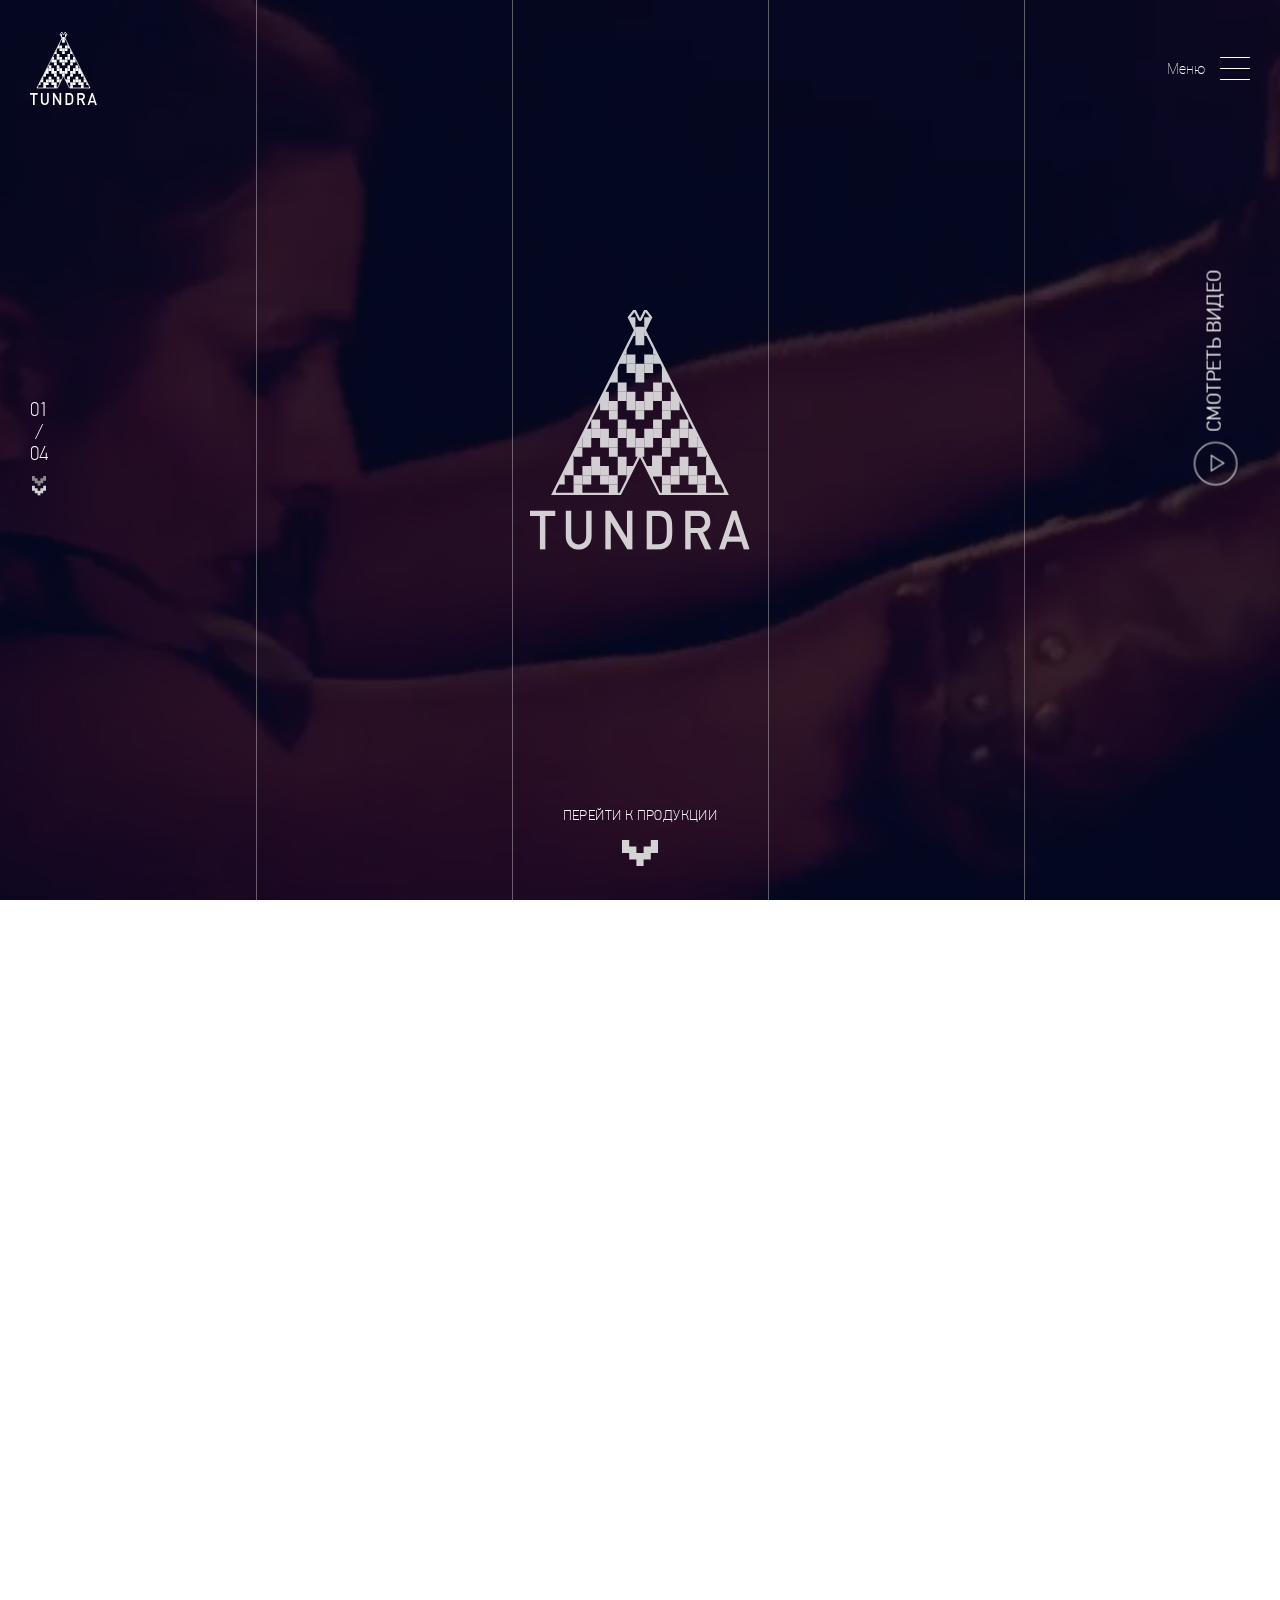
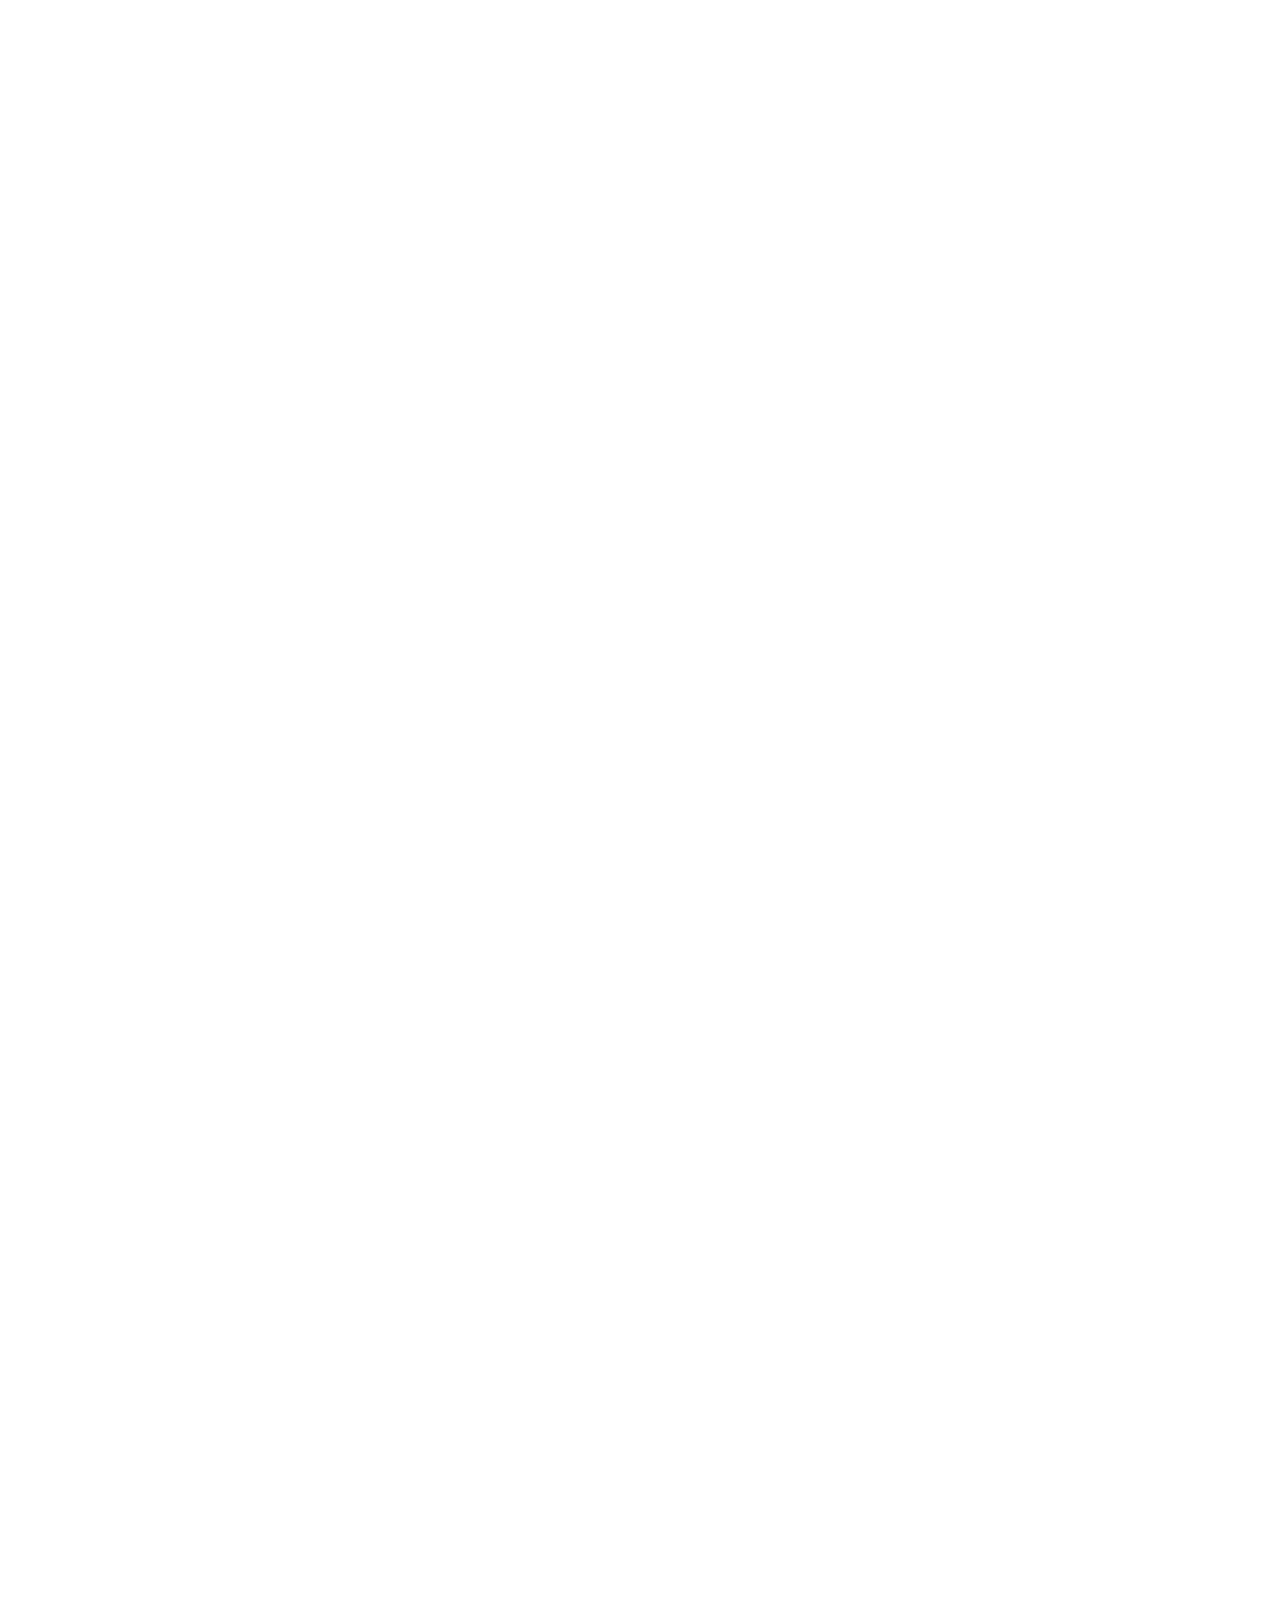
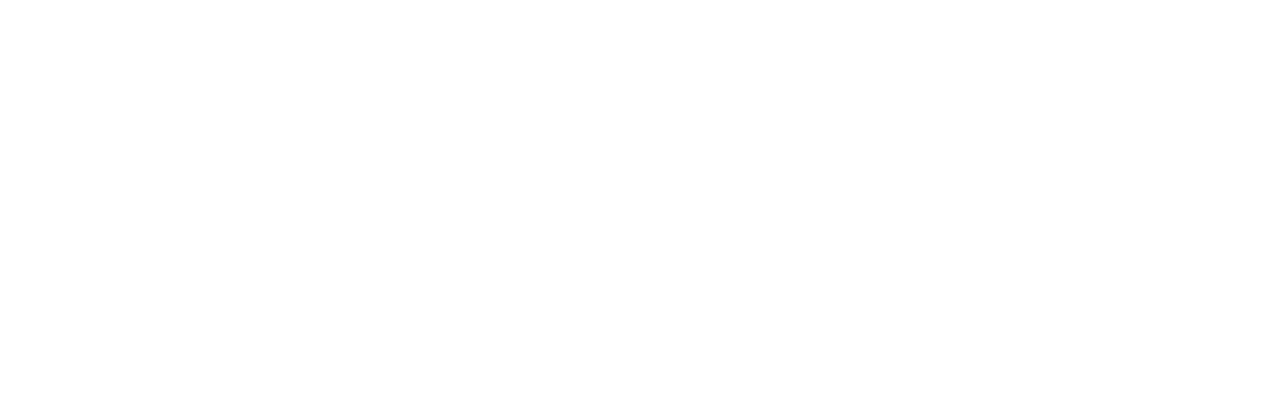
<file: index.html>
<!doctype html>
<html lang="en">
	<head>
		<meta charset="utf-8">
		<title>Tundra</title>
		<meta http-equiv="X-UA-Compatible" content="IE=Edge">
		<meta name="viewport" content="width=device-width, initial-scale=1.0, minimum-scale=1.0, maximum-scale=1.0, user-scalable=no">

		<link rel="apple-touch-icon" sizes="57x57" href="/apple-icon-57x57.png">
		<link rel="apple-touch-icon" sizes="60x60" href="/apple-icon-60x60.png">
		<link rel="apple-touch-icon" sizes="72x72" href="/apple-icon-72x72.png">
		<link rel="apple-touch-icon" sizes="76x76" href="/apple-icon-76x76.png">
		<link rel="apple-touch-icon" sizes="114x114" href="/apple-icon-114x114.png">
		<link rel="apple-touch-icon" sizes="120x120" href="/apple-icon-120x120.png">
		<link rel="apple-touch-icon" sizes="144x144" href="/apple-icon-144x144.png">
		<link rel="apple-touch-icon" sizes="152x152" href="/apple-icon-152x152.png">
		<link rel="apple-touch-icon" sizes="180x180" href="/apple-icon-180x180.png">
		<link rel="icon" type="image/png" sizes="192x192"  href="/android-icon-192x192.png">
		<link rel="icon" type="image/png" sizes="32x32" href="/favicon-32x32.png">
		<link rel="icon" type="image/png" sizes="96x96" href="/favicon-96x96.png">
		<link rel="icon" type="image/png" sizes="16x16" href="/favicon-16x16.png">
		<link rel="manifest" href="/manifest.json">
		<meta name="msapplication-TileColor" content="#ffffff">
		<meta name="msapplication-TileImage" content="/ms-icon-144x144.png">
		<meta name="theme-color" content="#ffffff">

		<link rel="stylesheet" href="fonts/stylesheet.css">
		<link rel="stylesheet" href="css/libs/slick.css">
		<link rel="stylesheet" href="css/libs/slick-theme.css">
		<link rel="stylesheet" href="css/libs/animate.css">
		<link rel="stylesheet" href="css/style.min.css">
	</head>

	<svg xmlns="http://www.w3.org/2000/svg" style="display: none;">
		<symbol id="icon-fb" viewBox="0 0 16 31">
			<defs>
				<polygon id="path-1" points="0.144593814 0.0766922954 15.8659959 0.0766922954 15.8659959 30.0881535 0.144593814 30.0881535"></polygon>
			</defs>
			<g id="Design" stroke="none" stroke-width="1" fill-rule="evenodd">
				<g id="Artboard" transform="translate(-114.000000, -1003.000000)">
					<g id="Соцсети" transform="translate(50.000000, 1003.000000)">
						<g id="Group-6" transform="translate(64.000000, 0.000000)">
							<mask id="mask-2">
								<use xlink:href="#path-1"></use>
							</mask>
							<g id="Clip-5"></g>
							<path d="M10.3491299,30.0881535 L10.3491299,16.398497 L14.9843464,16.398497 L15.6784495,11.0632315 L10.3491299,11.0632315 L10.3491299,7.65704707 C10.3491299,6.11257217 10.7816247,5.05964746 13.0160165,5.05964746 L15.8659959,5.05866632 L15.8659959,0.286574089 C15.3731299,0.221818974 13.6812536,0.0766105339 11.7134186,0.0766105339 C7.60438763,0.0766105339 4.7916866,2.5628145 4.7916866,7.12903125 L4.7916866,11.0632315 L0.144593814,11.0632315 L0.144593814,16.398497 L4.7916866,16.398497 L4.7916866,30.0881535 L10.3491299,30.0881535 Z" id="fb" mask="url(#mask-2)" class="st4"></path>
						</g>
					</g>
				</g>
			</g>
		</symbol>

		<symbol id="icon-google" viewBox="0 0 27 18">
			<defs></defs>
			<g id="Design" stroke="none" stroke-width="1" fill-rule="evenodd">
				<g id="Artboard" transform="translate(-224.000000, -1010.000000)">
					<g id="Соцсети" transform="translate(50.000000, 1003.000000)">
						<g id="Group-2" transform="translate(174.000000, 7.000000)">
							<polygon id="Fill-9" points="24.0512927 6.94880238 24.0512927 4 21.9488579 4 21.9488579 6.94880238 19 6.94880238 19 9.05119762 21.9488579 9.05119762 21.9488579 12 24.0512927 12 24.0512927 9.05119762 27 9.05119762 27 6.94880238"></polygon>
							<path d="M9.19184828,7.19527631 L9.19184828,10.7886433 L14.1022923,10.7886433 C13.9502829,11.5441199 13.6418462,12.2370279 13.0953322,12.8216439 C11.1269003,14.9279621 7.45723924,14.9066246 5.35692402,12.7866696 C3.25644516,10.6665542 3.27935293,7.2480586 5.40830287,5.15617931 C7.43318608,3.16681638 10.6954161,3.08098499 12.6676114,4.97264453 L12.663848,4.97681578 L15.3402937,2.35246103 C11.7553913,-0.845439878 6.22496486,-0.796187102 2.73414802,2.58123777 C-0.877098244,6.07465534 -0.916041452,11.7833248 2.64693486,15.3239095 C6.20974755,18.8644942 12.3873185,18.8997894 15.7264532,15.3823069 C17.7416824,13.2591433 18.3214126,10.2141346 17.8406767,7.19527631 L9.19184828,7.19527631 Z" id="Fill-11"></path>
						</g>
					</g>
				</g>
			</g>
		</symbol>

		<symbol id="icon-instagram" viewBox="0 0 25 26">
			<defs></defs>
			<g id="Design" stroke="none" stroke-width="1" fill-rule="evenodd">
				<g id="Artboard" transform="translate(-282.000000, -1006.000000)">
					<g id="Соцсети" transform="translate(50.000000, 1003.000000)">
						<g id="Group-4" transform="translate(232.000000, 3.000000)">
							<path d="M12.5,0 C9.10523666,0 8.67959047,0.0150118497 7.34642497,0.0782012635 C6.01577711,0.141565234 5.10725076,0.361157175 4.3121853,0.682515492 C3.49009735,1.01469631 2.79305136,1.45929144 2.09801947,2.1819549 C1.40315542,2.90479292 0.975830816,3.62972561 0.656428332,4.48452826 C0.347432024,5.31157645 0.135951662,6.25645019 0.0753608593,7.64033327 C0.014434374,9.02683469 0,9.4695097 0,13.0000873 C0,16.5306649 0.014434374,16.9733399 0.0753608593,18.3600158 C0.135951662,19.7435498 0.347432024,20.6885981 0.656428332,21.5156463 C0.975830816,22.3704489 1.40315542,23.0955562 2.09801947,23.8180451 C2.79305136,24.5408831 3.49009735,24.9854783 4.3121853,25.3176591 C5.10725076,25.6390174 6.01577711,25.8587839 7.34642497,25.9217987 C8.67959047,25.9851627 9.10523666,26 12.5,26 C15.8949312,26 16.3205774,25.9851627 17.6537429,25.9217987 C18.9842229,25.8587839 19.8929171,25.6390174 20.6879825,25.3176591 C21.5100705,24.9854783 22.2071165,24.5408831 22.9019805,23.8180451 C23.5968446,23.0955562 24.024337,22.3704489 24.3435717,21.5156463 C24.6527358,20.6885981 24.8640483,19.7435498 24.9246391,18.3600158 C24.9855656,16.9733399 25,16.5306649 25,13.0000873 C25,9.4695097 24.9855656,9.02683469 24.9246391,7.64033327 C24.8640483,6.25645019 24.6527358,5.31157645 24.3435717,4.48452826 C24.024337,3.62972561 23.5968446,2.90479292 22.9019805,2.1819549 C22.2071165,1.45929144 21.5100705,1.01469631 20.6879825,0.682515492 C19.8929171,0.361157175 18.9842229,0.141565234 17.6537429,0.0782012635 C16.3205774,0.0150118497 15.8949312,0 12.5,0 M12.5,2.34237222 C15.8376972,2.34237222 16.2329641,2.35563851 17.5510238,2.41830425 C18.7697214,2.47608242 19.4316885,2.68764476 19.8721047,2.86586684 C20.455522,3.10169253 20.8719369,3.38342654 21.309332,3.83814594 C21.7468949,4.29321446 22.0176234,4.72628886 22.2445451,5.33304688 C22.4155757,5.79108285 22.6191675,6.47953326 22.6748909,7.74698722 C22.7349782,9.11777857 22.7477341,9.52885887 22.7477341,13.0000873 C22.7477341,16.4711411 22.7349782,16.882396 22.6748909,18.2531873 C22.6191675,19.5206413 22.4155757,20.2089171 22.2445451,20.6669531 C22.0176234,21.2738857 21.7468949,21.7069601 21.309332,22.1618541 C20.8719369,22.616748 20.455522,22.898482 19.8721047,23.1343077 C19.4316885,23.3123552 18.7697214,23.5242667 17.5510238,23.5820449 C16.2331319,23.644536 15.8378651,23.6576278 12.5,23.6576278 C9.16213494,23.6576278 8.76686808,23.644536 7.44897617,23.5820449 C6.23027862,23.5242667 5.56831151,23.3123552 5.12789527,23.1343077 C4.54447801,22.898482 4.12806311,22.616748 3.69066801,22.1618541 C3.25327291,21.7069601 2.98237664,21.2738857 2.75562269,20.6669531 C2.5844243,20.2089171 2.38083249,19.5206413 2.32527694,18.2531873 C2.26518966,16.882396 2.25226586,16.4711411 2.25226586,13.0000873 C2.25226586,9.52885887 2.26518966,9.11777857 2.32527694,7.74698722 C2.38083249,6.47953326 2.5844243,5.79108285 2.75562269,5.33304688 C2.98237664,4.72628886 3.25327291,4.29321446 3.69066801,3.8383205 C4.12806311,3.38342654 4.54447801,3.10169253 5.12789527,2.86586684 C5.56831151,2.68764476 6.23027862,2.47608242 7.44897617,2.41830425 C8.76703592,2.35563851 9.16230279,2.34237222 12.5,2.34237222" id="Fill-13"></path>
							<path d="M12.499915,17.7192595 C10.1697151,17.7192595 8.28074052,15.8302849 8.28074052,13.499915 C8.28074052,11.1697151 10.1697151,9.28074052 12.499915,9.28074052 C14.8302849,9.28074052 16.7192595,11.1697151 16.7192595,13.499915 C16.7192595,15.8302849 14.8302849,17.7192595 12.499915,17.7192595 M12.499915,7 C8.91011544,7 6,9.91011544 6,13.499915 C6,17.0898846 8.91011544,20 12.499915,20 C16.0898846,20 19,17.0898846 19,13.499915 C19,9.91011544 16.0898846,7 12.499915,7" id="Fill-15"></path>
							<path d="M21,5.49991608 C21,6.3285035 20.3284284,7 19.4999161,7 C18.6715716,7 18,6.3285035 18,5.49991608 C18,4.6714965 18.6715716,4 19.4999161,4 C20.3284284,4 21,4.6714965 21,5.49991608" id="Fill-17"></path>
						</g>
					</g>
				</g>
			</g>
		</symbol>

		<symbol id="icon-twitter" viewBox="0 0 27 23">
			<defs></defs>
			<g id="Design" stroke="none" stroke-width="1" fill-rule="evenodd">
				<g id="Artboard" transform="translate(-169.000000, -1007.000000)">
					<g id="Соцсети" transform="translate(50.000000, 1003.000000)">
						<path d="M146,6.72246011 C145.006797,7.1842117 143.938982,7.49670336 142.8185,7.63693272 C143.962065,6.91806558 144.840505,5.78072541 145.254041,4.42443661 C144.183625,5.09014268 142.998284,5.57319278 141.73638,5.8335457 C140.726109,4.70489532 139.286209,4 137.693183,4 C134.633923,4 132.153679,6.59978072 132.153679,9.80631325 C132.153679,10.2615901 132.202771,10.7044286 132.297214,11.129206 C127.69337,10.887255 123.61181,8.57577082 120.87977,5.0628806 C120.402838,5.92027321 120.129748,6.9177248 120.129748,7.98179811 C120.129748,9.99612552 121.107671,11.7736136 122.594061,12.8146845 C121.686037,12.7843554 120.831817,12.5236617 120.085046,12.0883203 C120.084558,12.1126858 120.084558,12.1370512 120.084558,12.1615871 C120.084558,14.9746937 121.993913,17.3214482 124.527962,17.8549331 C124.063221,17.987495 123.57361,18.0585468 123.068718,18.0585468 C122.71175,18.0585468 122.364698,18.0220838 122.026261,17.9546101 C122.731094,20.2609826 124.776994,21.9399864 127.200995,21.9865023 C125.305294,23.5441898 122.916568,24.4724638 120.321561,24.4724638 C119.874214,24.4724638 119.433368,24.4448609 119,24.3908479 C121.451309,26.0388411 124.363295,27 127.491315,27 C137.680016,27 143.25203,18.1520898 143.25203,10.4795164 C143.25203,10.2276829 143.246666,9.97755323 143.235938,9.72844591 C144.31822,8.90956099 145.257455,7.88706236 146,6.72246011" id="Fill-7"></path>
					</g>
				</g>
			</g>
		</symbol>

		<symbol id="icon-vk" viewBox="0 0 31 18">
			<defs>
				<polygon id="path-1" points="0 0.0966293456 30.9297924 0.0966293456 30.9297924 17.9799447 0 17.9799447"></polygon>
			</defs>
			<g id="Design" stroke="none" stroke-width="1" fill-rule="evenodd">
				<g id="Artboard" transform="translate(-50.000000, -1010.000000)">
					<g id="Соцсети" transform="translate(50.000000, 1003.000000)">
						<g id="Group-3" transform="translate(0.000000, 7.000000)">
							<mask id="mask-2">
								<use xlink:href="#path-1"></use>
							</mask>
							<g id="Clip-2"></g>
							<path d="M15.1331505,17.9050091 L16.981687,17.9050091 C16.981687,17.9050091 17.5400099,17.8426636 17.8254682,17.5312636 C18.0879995,17.2452273 18.0794422,16.7083364 18.0794422,16.7083364 C18.0794422,16.7083364 18.043437,14.1943909 19.1944734,13.8239182 C20.329687,13.4591727 21.7871714,16.2535909 23.3315203,17.3285182 C24.4998328,18.1414636 25.3873693,17.9634273 25.3873693,17.9634273 L29.5179578,17.9050091 C29.5179578,17.9050091 31.6787547,17.7698455 30.6539786,16.0482273 C30.5700203,15.9075 30.0572286,14.7746455 27.5827182,12.4469182 C24.9924422,10.0107 25.3399005,10.4045727 28.4595984,6.19011818 C30.3596401,3.62364545 31.1191401,2.05682727 30.8817964,1.38591818 C30.6557547,0.746590909 29.2580099,0.9153 29.2580099,0.9153 L24.6075255,0.944754545 C24.6075255,0.944754545 24.2624891,0.897136364 24.0069005,1.05193636 C23.756963,1.20379091 23.5966349,1.55773636 23.5966349,1.55773636 C23.5966349,1.55773636 22.860062,3.54362727 21.8788797,5.23284545 C19.8080151,8.79651818 18.9797339,8.98519091 18.6413172,8.76379091 C17.8537234,8.24751818 18.0505411,6.69199091 18.0505411,5.5863 C18.0505411,2.13193636 18.5675307,0.6921 17.0440099,0.319172727 C16.5384839,0.195627273 16.1659995,0.114136364 14.8732026,0.100554545 C13.2135724,0.0835363636 11.8093693,0.105790909 11.0140255,0.500972727 C10.485088,0.763281818 10.0767599,1.34828182 10.3255672,1.38215455 C10.6329839,1.42322727 11.3288693,1.5723 11.6981245,2.08137273 C12.1749109,2.73837273 12.1579578,4.21420909 12.1579578,4.21420909 C12.1579578,4.21420909 12.4319526,8.28008182 11.5184214,8.78506364 C10.8914786,9.13131818 10.031713,8.42424545 8.18543698,5.19062727 C7.2394526,3.53446364 6.5253224,1.7037 6.5253224,1.7037 C6.5253224,1.7037 6.38759844,1.36153636 6.14185885,1.17842727 C5.84396823,0.956536364 5.42756719,0.886172727 5.42756719,0.886172727 L1.00796823,0.9153 C1.00796823,0.9153 0.344697396,0.934118182 0.101056771,1.2267 C-0.115781771,1.48688182 0.0837807292,2.02459091 0.0837807292,2.02459091 C0.0837807292,2.02459091 3.5435099,10.2285 7.4611349,14.3629364 C11.0540672,18.1537364 15.1331505,17.9050091 15.1331505,17.9050091" id="Fill-1" mask="url(#mask-2)"></path>
						</g>
					</g>
				</g>
			</g>
		</symbol>

		<symbol id="icon-youtube" viewBox="0 0 26 18">
			<defs></defs>
			<g id="Design" stroke="none" stroke-width="1" fill-rule="evenodd">
				<g id="Artboard-Copy-7" transform="translate(-337.000000, -4086.000000)">
					<g id="Page-1" transform="translate(50.000000, 4079.000000)">
						<path d="M297.272992,19.5204891 L297.272992,12.3599193 L304.146828,15.9399622 L297.272992,19.5204891 Z M312.549951,9.89509068 C312.23162,8.5217622 311.100409,7.50882557 309.739544,7.35766749 C306.51547,7.00017942 303.252416,6.99856621 300.003817,7.00017942 C296.75473,6.99856621 293.491351,7.00017942 290.267439,7.35766749 C288.90625,7.50882557 287.775525,8.5217622 287.457682,9.89509068 C287.004872,11.8512731 287,13.985877 287,16.0001351 C287,18.0139092 287,20.1488357 287.452322,22.1050181 C287.770166,23.4781853 288.90089,24.4911219 290.262404,24.64228 C293.486154,24.9997681 296.749533,25.0017039 299.998295,24.9997681 C303.247218,25.0017039 306.510272,24.9997681 309.734185,24.6421187 C311.095374,24.4911219 312.226423,23.4781853 312.544592,22.1050181 C312.997239,20.1488357 313,18.0139092 313,16.0001351 C313,13.985877 313.002436,11.8512731 312.549951,9.89509068 Z" id="Fill-19"></path>
					</g>
				</g>
			</g>
		</symbol>
	</svg>
	<!-- . -->

	<body class="hold">

		<div class="header header__main">
			<div class="header__logo">
				<a href="index.html">
					<object data='images/top-logo.svg' type='image/svg+xml'></object>
				</a>
			</div>
			<!-- .header__logo -->

			<div class="header__menu">
				<span>Меню</span>

				<button class="header__menu-burger">
					<i></i>
					<i></i>
					<i></i>
				</button>
			</div>
			<!-- .header__menu -->
		</div>
		<!-- .header -->

		<div class="slide__counter">
			<div class="slide__counter-current">
				<span>01</span>
			</div>
			<!-- .slide__counter-current -->

			<div class="slide__counter-separator">
				<span>/</span>
			</div>
			<!-- .slide__counter-separator -->

			<div class="slide__counter-total">
				<span>04</span>
			</div>
			<!-- .slide__counter-total -->

			<div class="slide__counter-arrow">
				<object data='images/icons/slide-arrow.svg' type='image/svg+xml'></object>
			</div>
			<!-- .slide__counter-arrow -->
		</div>
		<!-- .slide__counter -->

		<div class="footer footer__main">
			<div class="footer__socials">
				<a href="#" class="footer__socials-item vk">
					<svg class="icon__social icon__vk">
						<use xmlns:xlink="http://www.w3.org/1999/xlink" xlink:href="#icon-vk" xml:space="preserve"></use>
					</svg>
				</a>

				<a href="#" class="footer__socials-item fb">
					<svg class="icon__social icon__fb">
						<use xmlns:xlink="http://www.w3.org/1999/xlink" xlink:href="#icon-fb" xml:space="preserve"></use>
					</svg>
				</a>

				<a href="#" class="footer__socials-item tw">
					<svg class="icon__social icon__twitter">
						<use xmlns:xlink="http://www.w3.org/1999/xlink" xlink:href="#icon-twitter" xml:space="preserve"></use>
					</svg>
				</a>

				<a href="#" class="footer__socials-item google">
					<svg class="icon__social icon__google">
						<use xmlns:xlink="http://www.w3.org/1999/xlink" xlink:href="#icon-google" xml:space="preserve"></use>
					</svg>
				</a>

				<a href="#" class="footer__socials-item instagram">
					<svg class="icon__social icon__instagram">
						<use xmlns:xlink="http://www.w3.org/1999/xlink" xlink:href="#icon-instagram" xml:space="preserve"></use>
					</svg>
				</a>

				<a href="#" class="footer__socials-item youtube">
					<svg class="icon__social icon__youtube">
						<use xmlns:xlink="http://www.w3.org/1999/xlink" xlink:href="#icon-youtube" xml:space="preserve"></use>
					</svg>
				</a>
			</div>
			<!-- .footer__socials -->
		</div>
		<!-- .footer -->

		<div class="wrap">
			<div class="section slide home__1">
				<video class="video__top" id="video-main" autoplay loop="" muted playsinline>
					<source src="video/main.mp4" type="video/mp4;">
				</video>

				<div class="round__test"></div>
				<!-- .round__test -->

				<div class="slide__center">
					<object data='images/big-logo.svg' type='image/svg+xml'></object>

					<h5>«ЗАКАЛЯЙСЯ ВМЕСТЕ С TUNDRA»</h5>

					<a class="video__btn-mobile" href="#">
						<object data='images/icons/play-mobile.svg' type='image/svg+xml'></object>
					</a>
					<!-- .video__btn -->
				</div>
				<!-- .slide__center -->

				<a class="video__btn" href="#">
					<object data='images/icons/play.svg' type='image/svg+xml'></object>
					<span>Смотреть видео</span>
				</a>
				<!-- .video__btn -->

				<div class="dec">
					<div class="dec__item dec__item-1"></div>
					<!-- .dec__item-1 -->

					<div class="dec__item dec__item-2"></div>
					<!-- .dec__item-2 -->

					<div class="dec__item dec__item-3"></div>
					<!-- .dec__item-3 -->

					<div class="dec__item dec__item-4"></div>
					<!-- .dec__item-4 -->
				</div>
				<!-- .dec -->

				<a class="goto" href="#production">
					<span>Перейти к продукции</span>

					<object data='images/icons/goto.svg' type='image/svg+xml' class="bouncer"></object>
				</a>
				<!-- .goto -->
			</div>
			<!-- .home__1 -->

			<div class="section slide home__2" id="production">
				<div class="products__headline">
					<div class="products__headline-top">
						<h3>Продукция</h3>
						<a href="#">Все продукты</a>
					</div>
					<!-- .products__headline-top -->

					<div class="products__headline-bottom">
						<p>В ассортименте нашего бренда присутствуют как водочные продукты с различными вкусовыми натуральными добавками, так и биттер. </p>
					</div>
					<!-- .products__headline-bottom -->
				</div>
				<!-- .products__headline -->

				<div class="products">
					<a href="#" class="product">
						<div class="product__bg">
							<img src="images/product-bg/1.jpg" alt="">
						</div>
						<!-- .product__bg -->

						<div class="product__item">
							<div class="product__item-img">
								<img src="images/product/1.png" alt="">
							</div>
							<!-- .product__item-img -->

							<div class="product__item-desc">
								<h3>Водка</h3>
								<h5>TUNDRA AUTHENTIC</h5>
							</div>
							<!-- .product__item-desc -->
						</div>
						<!-- .product__item -->
					</a>
					<!-- .product -->

					<a href="#" class="product">
						<div class="product__bg">
							<img src="images/product-bg/2.jpg" alt="">
						</div>
						<!-- .product__bg -->

						<div class="product__item">
							<div class="product__item-img">
								<img src="images/product/2.png" alt="">
							</div>
							<!-- .product__item-img -->

							<div class="product__item-desc">
								<h3>Водка</h3>
								<h5>TUNDRA NORDIC NATURE</h5>
							</div>
							<!-- .product__item-desc -->
						</div>
						<!-- .product__item -->
					</a>
					<!-- .product -->

					<a href="#" class="product">
						<div class="product__bg">
							<img src="images/product-bg/3.jpg" alt="">
						</div>
						<!-- .product__bg -->

						<div class="product__item">
							<div class="product__item-img">
								<img src="images/product/3.png" alt="">
							</div>
							<!-- .product__item-img -->

							<div class="product__item-desc">
								<h3>Водка</h3>
								<h5>TUNDRA NORTHERN COWBERRY</h5>
							</div>
							<!-- .product__item-desc -->
						</div>
						<!-- .product__item -->
					</a>
					<!-- .product -->

					<a href="#" class="product">
						<div class="product__bg">
							<img src="images/product-bg/4.jpg" alt="">
						</div>
						<!-- .product__bg -->

						<div class="product__item">
							<div class="product__item-img">
								<img src="images/product/4.png" alt="">
							</div>
							<!-- .product__item-img -->

							<div class="product__item-desc">
								<h3>Водка</h3>
								<h5>TUNDRA NORTHERN CLOUDBERRY</h5>
							</div>
							<!-- .product__item-desc -->
						</div>
						<!-- .product__item -->
					</a>
					<!-- .product -->

					<a href="#" class="product">
						<div class="product__bg">
							<img src="images/product-bg/5.jpg" alt="">
						</div>
						<!-- .product__bg -->

						<div class="product__item">
							<div class="product__item-img">
								<img src="images/product/5.png" alt="">
							</div>
							<!-- .product__item-img -->

							<div class="product__item-desc">
								<h3>БИТТЕР</h3>
								<h5>TUNDRA BITTER</h5>
							</div>
							<!-- .product__item-desc -->
						</div>
						<!-- .product__item -->
					</a>
					<!-- .product -->

					<a href="#" class="product">
						<div class="product__bg">
							<img src="images/product-bg/2.jpg" alt="">
						</div>
						<!-- .product__bg -->

						<div class="product__item">
							<div class="product__item-img">
								<img src="images/product/4.png" alt="">
							</div>
							<!-- .product__item-img -->

							<div class="product__item-desc">
								<h3>Водка</h3>
								<h5>TUNDRA AUTHENTIC</h5>
							</div>
							<!-- .product__item-desc -->
						</div>
						<!-- .product__item -->
					</a>
					<!-- .product -->

					<a href="#" class="product">
						<div class="product__bg">
							<img src="images/product-bg/3.jpg" alt="">
						</div>
						<!-- .product__bg -->

						<div class="product__item">
							<div class="product__item-img">
								<img src="images/product/5.png" alt="">
							</div>
							<!-- .product__item-img -->

							<div class="product__item-desc">
								<h3>Водка</h3>
								<h5>TUNDRA AUTHENTIC</h5>
							</div>
							<!-- .product__item-desc -->
						</div>
						<!-- .product__item -->
					</a>
					<!-- .product -->
				</div>
				<!-- .products -->
			</div>
			<!-- .home__2 -->

			<div class="section slide home__3">
				<div class="products__headline">
					<div class="products__headline-top">
						<h3>Коктейли</h3>
						<a href="#">Все коктейли</a>
					</div>
					<!-- .products__headline-top -->

					<div class="products__headline-bottom">
						<p>В данном разделе представлены рецепты коктелей с алкогольной продукцией «ТUNDRA», которые вы с легкостью сможете готовить в своих заведения для гостей, а так же у нас есть целый раздел рецептов для домашнего приготовления. </p>
					</div>
					<!-- .products__headline-bottom -->
				</div>
				<!-- .products__headline -->

				<div class="products">
					<a href="#" class="product">
						<div class="product__bg">
							<img src="images/product-bg/6.jpg" alt="">
						</div>
						<!-- .product__bg -->

						<div class="product__item">
							<div class="product__item-img">
								<img src="images/product/6.png" alt="">
							</div>
							<!-- .product__item-img -->

							<div class="product__item-desc">
								<h3>КОКТЕЙЛЬ</h3>
								<h5>TUNDRA AUTHENTIC</h5>
							</div>
							<!-- .product__item-desc -->
						</div>
						<!-- .product__item -->
					</a>
					<!-- .product -->

					<a href="#" class="product">
						<div class="product__bg">
							<img src="images/product-bg/2.jpg" alt="">
						</div>
						<!-- .product__bg -->

						<div class="product__item">
							<div class="product__item-img">
								<img src="images/product/7.png" alt="">
							</div>
							<!-- .product__item-img -->

							<div class="product__item-desc">
								<h3>КОКТЕЙЛЬ</h3>
								<h5>TUNDRA NORDIC NATURE</h5>
							</div>
							<!-- .product__item-desc -->
						</div>
						<!-- .product__item -->
					</a>
					<!-- .product -->

					<a href="#" class="product">
						<div class="product__bg">
							<img src="images/product-bg/3.jpg" alt="">
						</div>
						<!-- .product__bg -->

						<div class="product__item">
							<div class="product__item-img">
								<img src="images/product/8.png" alt="">
							</div>
							<!-- .product__item-img -->

							<div class="product__item-desc">
								<h3>КОКТЕЙЛЬ</h3>
								<h5>TUNDRA NORTHERN COWBERRY</h5>
							</div>
							<!-- .product__item-desc -->
						</div>
						<!-- .product__item -->
					</a>
					<!-- .product -->

					<a href="#" class="product">
						<div class="product__bg">
							<img src="images/product-bg/7.jpg" alt="">
						</div>
						<!-- .product__bg -->

						<div class="product__item product__item-dif">
							<div class="product__item-img">
								<img src="images/product/9.png" alt="">
							</div>
							<!-- .product__item-img -->

							<div class="product__item-desc">
								<h3>Коктейль</h3>
								<h5>TUNDRA NORTHERN CLOUDBERRY</h5>
							</div>
							<!-- .product__item-desc -->
						</div>
						<!-- .product__item -->
					</a>
					<!-- .product -->

					<a href="#" class="product">
						<div class="product__bg">
							<img src="images/product-bg/5.jpg" alt="">
						</div>
						<!-- .product__bg -->

						<div class="product__item">
							<div class="product__item-img">
								<img src="images/product/10.png" alt="">
							</div>
							<!-- .product__item-img -->

							<div class="product__item-desc">
								<h3>КОКТЕЙЛЬ</h3>
								<h5>TUNDRA BITTER</h5>
							</div>
							<!-- .product__item-desc -->
						</div>
						<!-- .product__item -->
					</a>
					<!-- .product -->

					<a href="#" class="product">
						<div class="product__bg">
							<img src="images/product-bg/2.jpg" alt="">
						</div>
						<!-- .product__bg -->

						<div class="product__item">
							<div class="product__item-img">
								<img src="images/product/7.png" alt="">
							</div>
							<!-- .product__item-img -->

							<div class="product__item-desc">
								<h3>Водка</h3>
								<h5>TUNDRA AUTHENTIC</h5>
							</div>
							<!-- .product__item-desc -->
						</div>
						<!-- .product__item -->
					</a>
					<!-- .product -->

					<a href="#" class="product">
						<div class="product__bg">
							<img src="images/product-bg/3.jpg" alt="">
						</div>
						<!-- .product__bg -->

						<div class="product__item">
							<div class="product__item-img">
								<img src="images/product/8.png" alt="">
							</div>
							<!-- .product__item-img -->

							<div class="product__item-desc">
								<h3>Водка</h3>
								<h5>TUNDRA AUTHENTIC</h5>
							</div>
							<!-- .product__item-desc -->
						</div>
						<!-- .product__item -->
					</a>
					<!-- .product -->
				</div>
				<!-- .products -->
			</div>
			<!-- .home__3 -->

			<div class="section slide home__4">
				<div class="home__4-in">

					<div class="home__4-layout-central">
						<div class="home__4-layout-central-small-col">
							<div class="home__nav">
								<ul class="list-unstyled">
									<li>
										<a href="index.html">Главная</a>
									</li>
									<li>
										<a href="about.html">О нас</a>
									</li>
									<li>
										<a href="production.html">Продукция</a>
									</li>
									<li>
										<a href="cocktails.html">Коктейли</a>
									</li>
									<li>
										<a href="media.html">Медиатека</a>
									</li>
									<li>
										<a href="contact.html">Контакты</a>
									</li>
								</ul>
							</div>
						</div>
						<div class="home__4-layout-central-large-col">
							<div class="home-contacts">
								<h2 class="home-contacts__heading">
									Контакты
								</h2>
								<span class="home-contacts__divider"></span>

								<ul class="home-contacts__list">
									<li class="home-contacts__list-item">
										<a href="#" class="home-contacts__link">

											<svg width="21" height="25" viewBox="0 0 21 25" xmlns="http://www.w3.org/2000/svg">
												<path fill-rule="evenodd" clip-rule="evenodd" d="M10.2269 15.9092C7.08896 15.9092 4.54513 13.3654 4.54513 10.2274C4.54513 7.08939 7.08896 4.54556 10.2269 4.54556C13.3649 4.54556 15.9088 7.08939 15.9088 10.2274C15.9088 13.3654 13.3649 15.9092 10.2269 15.9092ZM10.2273 0C4.57899 0 0 4.46518 0 9.97307C0 17.0485 10.2273 25 10.2273 25C10.2273 25 20.4545 17.0485 20.4545 9.97307C20.4545 4.46518 15.8756 0 10.2273 0Z"/>
											</svg>

											Россия, г.Казань, ул. Техническая, 18 (Промышленная зона)
										</a>
									</li>
									<li class="home-contacts__list-item">
										<a href="tel:+79998763435" class="home-contacts__link">

											<svg width="21" height="23" viewBox="0 0 21 23" xmlns="http://www.w3.org/2000/svg">
												<path fill-rule="evenodd" clip-rule="evenodd" d="M21 16.8346C19.3308 15.3419 16.4715 14.2494 14.2558 14.2736C13.5927 14.7727 12.2813 16.1837 11.8103 16.8622C10.5584 16.4298 9.19333 15.0556 7.98488 13.5778C6.77758 12.1 5.69946 10.4866 5.51997 9.16751C6.27453 8.83401 7.90257 7.8128 8.51765 7.25389C8.96925 5.07232 8.45591 2.0386 7.32292 0.103133C6.00815 -0.117669 2.83897 -0.0532681 0.548979 0.994391C-0.390799 3.80386 -0.705201 10.1381 4.53446 16.8024C10.0211 23.2586 16.3423 23.2471 19.2634 22.863C20.7279 20.8045 20.9623 18.1744 21 16.8346Z"/>
											</svg>


											+7 (999) 876-34-35
										</a>
									</li>
									<li class="home-contacts__list-item">
										<a href="mailto:index@tundra.vodka" class="home-contacts__link">

											<svg width="23" height="16" viewBox="0 0 23 16" xmlns="http://www.w3.org/2000/svg">
												<path fill-rule="evenodd" clip-rule="evenodd" d="M11.5544 7.42752L21.4571 0.257358C21.1265 0.096029 20.7604 0 20.3678 0H2.74098C2.34832 0 1.98225 0.0973093 1.65039 0.257358L11.5544 7.42752Z"/>
												<mask id="mask0" mask-type="alpha" maskUnits="userSpaceOnUse" x="0" y="0" width="23" height="16">
													<path fill-rule="evenodd" clip-rule="evenodd" d="M0 0.86792H23V15.6802H0V0.86792Z"/>
												</mask>
												<g mask="url(#mask0)">
													<path fill-rule="evenodd" clip-rule="evenodd" d="M11.5 10.1492C11.5 10.1492 0 1.74829 0 2.26946V13.2052C0 14.5719 1.14897 15.6811 2.56754 15.6811H20.4325C21.851 15.6811 23 14.5719 23 13.2052V2.26946C23 1.74829 11.5 10.1492 11.5 10.1492Z"/>
												</g>
											</svg>



											index@tundra.vodka
										</a>
									</li>
								</ul>

								<ul class="home-contacts__social-list">
									<li class="home-contacts__social-list-item">
										<a href="#" class="home-contacts__social-link">

											<svg data-name="Layer 1" xmlns="http://www.w3.org/2000/svg" viewBox="0 0 30.93 17.88">
												<defs>
													<mask id="a" x="0" y="0" width="30.93" height="17.88" maskUnits="userSpaceOnUse"><path d="M0 0h30.93v17.88H0z" fill-rule="evenodd" fill="#fff"/></mask>
												</defs>
												<g mask="url(#a)"><path d="M15.13 17.81H17a1.53 1.53 0 00.85-.38 1.37 1.37 0 00.25-.82s0-2.51 1.11-2.88 2.6 2.43 4.14 3.5a3 3 0 002.06.64l4.13-.06s2.16-.14 1.13-1.86a13.74 13.74 0 00-3.07-3.6c-2.59-2.44-2.24-2 .88-6.26 1.9-2.56 2.66-4.13 2.42-4.8S29.26.82 29.26.82h-4.65A1 1 0 0024 1a1.3 1.3 0 00-.41.5 27.86 27.86 0 01-1.72 3.68C19.81 8.7 19 8.89 18.64 8.67c-.79-.52-.59-2.07-.59-3.18 0-3.45.52-4.89-1-5.27A8.2 8.2 0 0014.87 0 10.16 10.16 0 0011 .4c-.52.27-.93.85-.68.89A2.11 2.11 0 0111.7 2a4.72 4.72 0 01.46 2.14s.27 4.06-.64 4.57C10.89 9 10 8.33 8.19 5.09a29.14 29.14 0 01-1.66-3.48 1.38 1.38 0 00-.39-.53 1.92 1.92 0 00-.71-.29L1 .82s-.66.02-.9.31 0 .8 0 .8 3.46 8.2 7.38 12.34a10.53 10.53 0 007.65 3.54z" fill-rule="evenodd"/></g>
											</svg>

										</a>
									</li>
									<li class="home-contacts__social-list-item">
										<a href="#" class="home-contacts__social-link">

											<svg id="Layer_1" data-name="Layer 1" xmlns="http://www.w3.org/2000/svg" xmlns:xlink="http://www.w3.org/1999/xlink" viewBox="0 0 15.72 30.01"><defs><style>.cls-1{fill:#fff;}.cls-1,.cls-3{fill-rule:evenodd;}.cls-2{mask:url(#mask);}</style><mask id="mask" x="0" y="0" width="15.72" height="30.01" maskUnits="userSpaceOnUse"><g id="mask0"><path class="cls-1" d="M0,0H15.72V30H0Z"/></g></mask></defs><title>Artboard 1</title><g class="cls-2"><path class="cls-3" d="M10.2,30V16.32h4.64L15.53,11H10.2V7.58C10.2,6,10.64,5,12.87,5h2.85V.21A39.72,39.72,0,0,0,11.57,0C7.46,0,4.65,2.49,4.65,7.05V11H0v5.33H4.65V30Z"/></g></svg>
										</a>
									</li>
									<li class="home-contacts__social-list-item">
										<a href="#" class="home-contacts__social-link">
											<svg xmlns="http://www.w3.org/2000/svg" viewBox="0 0 27 23"><path d="M27 2.72a10.7 10.7 0 01-3.18.92A5.78 5.78 0 0026.25.42a10.65 10.65 0 01-3.51 1.41 5.41 5.41 0 00-4-1.83 5.68 5.68 0 00-5.54 5.81 5.81 5.81 0 00.15 1.32A15.46 15.46 0 011.88 1.06 6 6 0 001.13 4a5.88 5.88 0 002.46 4.81 5.34 5.34 0 01-2.5-.72.17.17 0 000 .07 5.74 5.74 0 004.45 5.69 5.1 5.1 0 01-1.46.21A5 5 0 013 14a5.59 5.59 0 005.2 4 10.81 10.81 0 01-6.88 2.48A11.41 11.41 0 010 20.39 15.13 15.13 0 008.49 23c10.19 0 15.76-8.85 15.76-16.52v-.75A11.5 11.5 0 0027 2.72z" fill-rule="evenodd"/></svg>
										</a>
									</li>
									<li class="home-contacts__social-list-item">
										<a href="#" class="home-contacts__social-link">

											<svg xmlns="http://www.w3.org/2000/svg" viewBox="0 0 27 18">
												<path d="M24.05 7V4H22v3h-3v2.1h3V12h2.1V9.05H27V7zM9.19 7.2v3.59h4.91a4.1 4.1 0 01-1 2 5.51 5.51 0 01-7.74 0 5.38 5.38 0 010-7.63A5.26 5.26 0 0112.67 5l2.68-2.63a9.29 9.29 0 00-12.61.23 8.88 8.88 0 00-.08 12.74c3.56 3.54 9.74 3.58 13.08.06a9.52 9.52 0 002.1-8.2z"/></svg>
										</a>
									</li>
									<li class="home-contacts__social-list-item">
										<a href="#" class="home-contacts__social-link">

											<svg xmlns="http://www.w3.org/2000/svg" viewBox="0 0 25 26">
												<path d="M12.5 0C9.11 0 8.68 0 7.35.08a8.9 8.9 0 00-3 .6 6.08 6.08 0 00-2.25 1.5 6.35 6.35 0 00-1.44 2.3 9.9 9.9 0 00-.58 3.16C0 9 0 9.47 0 13s0 4 .08 5.36a9.9 9.9 0 00.58 3.16 6.35 6.35 0 001.44 2.3 6.08 6.08 0 002.21 1.5 8.9 8.9 0 003 .6c1.37.08 1.8.08 5.19.08s3.82 0 5.15-.08a8.9 8.9 0 003-.6 6.08 6.08 0 002.21-1.5 6.35 6.35 0 001.44-2.3 9.9 9.9 0 00.58-3.16C25 17 25 16.53 25 13s0-4-.08-5.36a9.9 9.9 0 00-.58-3.16 6.35 6.35 0 00-1.44-2.3 6.08 6.08 0 00-2.21-1.5 8.9 8.9 0 00-3-.6C16.32 0 15.89 0 12.5 0zm0 2.34c3.34 0 3.73 0 5.05.08a6.66 6.66 0 012.32.45 3.71 3.71 0 011.44 1 3.91 3.91 0 01.93 1.49 7.11 7.11 0 01.43 2.42c.07 1.37.08 1.78.08 5.25s0 3.88-.08 5.25a7.11 7.11 0 01-.43 2.42 3.91 3.91 0 01-.93 1.49 3.71 3.71 0 01-1.44 1 6.66 6.66 0 01-2.32.45c-1.32.06-1.71.08-5.05.08s-3.73 0-5-.08a6.66 6.66 0 01-2.32-.45 3.71 3.71 0 01-1.44-1 3.91 3.91 0 01-.93-1.49 7.11 7.11 0 01-.43-2.42c-.06-1.37-.08-1.78-.08-5.25s0-3.88.08-5.25a7.11 7.11 0 01.43-2.42 3.91 3.91 0 01.93-1.49 3.71 3.71 0 011.44-1 6.66 6.66 0 012.32-.45c1.27-.06 1.66-.08 5-.08z"/><path d="M12.5 17.72a4.22 4.22 0 114.22-4.22 4.22 4.22 0 01-4.22 4.22zM12.5 7a6.5 6.5 0 106.5 6.5A6.5 6.5 0 0012.5 7z"/></svg>
										</a>
									</li>
									<li class="home-contacts__social-list-item">
										<a href="#" class="home-contacts__social-link">

											<svg data-name="Layer 1" xmlns="http://www.w3.org/2000/svg" viewBox="0 0 26 18"><path d="M10.27 12.52V5.36l6.88 3.58zM25.55 2.9A3.27 3.27 0 0022.74.36 87.82 87.82 0 0013 0a87.64 87.64 0 00-9.73.36A3.27 3.27 0 00.46 2.9 27 27 0 000 9a27.74 27.74 0 00.45 6.11 3.27 3.27 0 002.81 2.53A87.91 87.91 0 0013 18a87.64 87.64 0 009.73-.36 3.25 3.25 0 002.81-2.53A27.15 27.15 0 0026 9a27.6 27.6 0 00-.45-6.1z" fill-rule="evenodd"/></svg>
										</a>
									</li>
								</ul>
							</div>
						</div>
					</div>

					<div class="footer footer__mobile">
						<div class="footer__socials">
							<a href="#" class="footer__socials-item vk">
								<object data='images/icons/socials/vk.svg' type='image/svg+xml'></object>
							</a>

							<a href="#" class="footer__socials-item fb">
								<object data='images/icons/socials/fb.svg' type='image/svg+xml'></object>
							</a>

							<a href="#" class="footer__socials-item tw">
								<object data='images/icons/socials/twitter.svg' type='image/svg+xml'></object>
							</a>

							<a href="#" class="footer__socials-item google">
								<object data='images/icons/socials/google-plus.svg' type='image/svg+xml'></object>
							</a>

							<a href="#" class="footer__socials-item instagram">
								<object data='images/icons/socials/instagram.svg' type='image/svg+xml'></object>
							</a>

							<a href="#" class="footer__socials-item youtube">
								<object data='images/icons/socials/youtube.svg' type='image/svg+xml'></object>
							</a>
						</div>
						<!-- .footer__socials -->
					</div>
					<!-- .footer -->

				</div>
				<!-- .home__4-in -->
			</div>
			<!-- .home__4 -->
		</div>
		<!-- .wrap -->

		<div class="menu">
			<div class="menu__in">
				<ul class="list-unstyled">
					<li>
						<a href="index.html">Главная</a>
					</li>
					<li>
						<a href="about.html">О нас</a>
					</li>
					<li>
						<a href="production.html">Продукция</a>
					</li>
					<li>
						<a href="cocktails.html">Коктейли</a>
					</li>
					<li>
						<a href="media.html">Медиатека</a>
					</li>
					<li>
						<a href="contact.html">Контакты</a>
					</li>
				</ul>
			</div>
			<!-- .menu__in -->
		</div>
		<!-- .menu -->

		<div class="preloader">
			<div class="loader">
				<div class="circle item0"></div>
				<div class="circle item1"></div>
				<div class="circle item2"></div>
			</div>
			<!-- .loader -->
		</div>
		<!-- .preloader -->

		<script src="js/libs/jquery.min.js"></script>
		<script src="js/libs/jquery.fullPage.min.js"></script>
		<script src="js/libs/slick.min.js"></script>
		<script src="js/libs/wow.min.js"></script>
		<script src="js/app.js"></script>

		<script>
			$(document).ready(function () {

				$('.wrap').fullpage({
					autoScrolling: true,
					scrollHorizontally: true,
					afterLoad: function (index, nextIndex, direction) {
						$('.slide__counter-current span').html('0' + nextIndex);
						$('.slide__counter-total span').html('0' + $('.fp-section').length);
						$('#video-main')[0].play();
					},
					onLeave: function (index, nextIndex, direction) {
						$('.slide__counter-current span').html('0' + nextIndex);
						$('.slide__counter-total span').html('0' + $('.fp-section').length);
					}
				});
			});
		</script>

	</body>
</html>
</file>
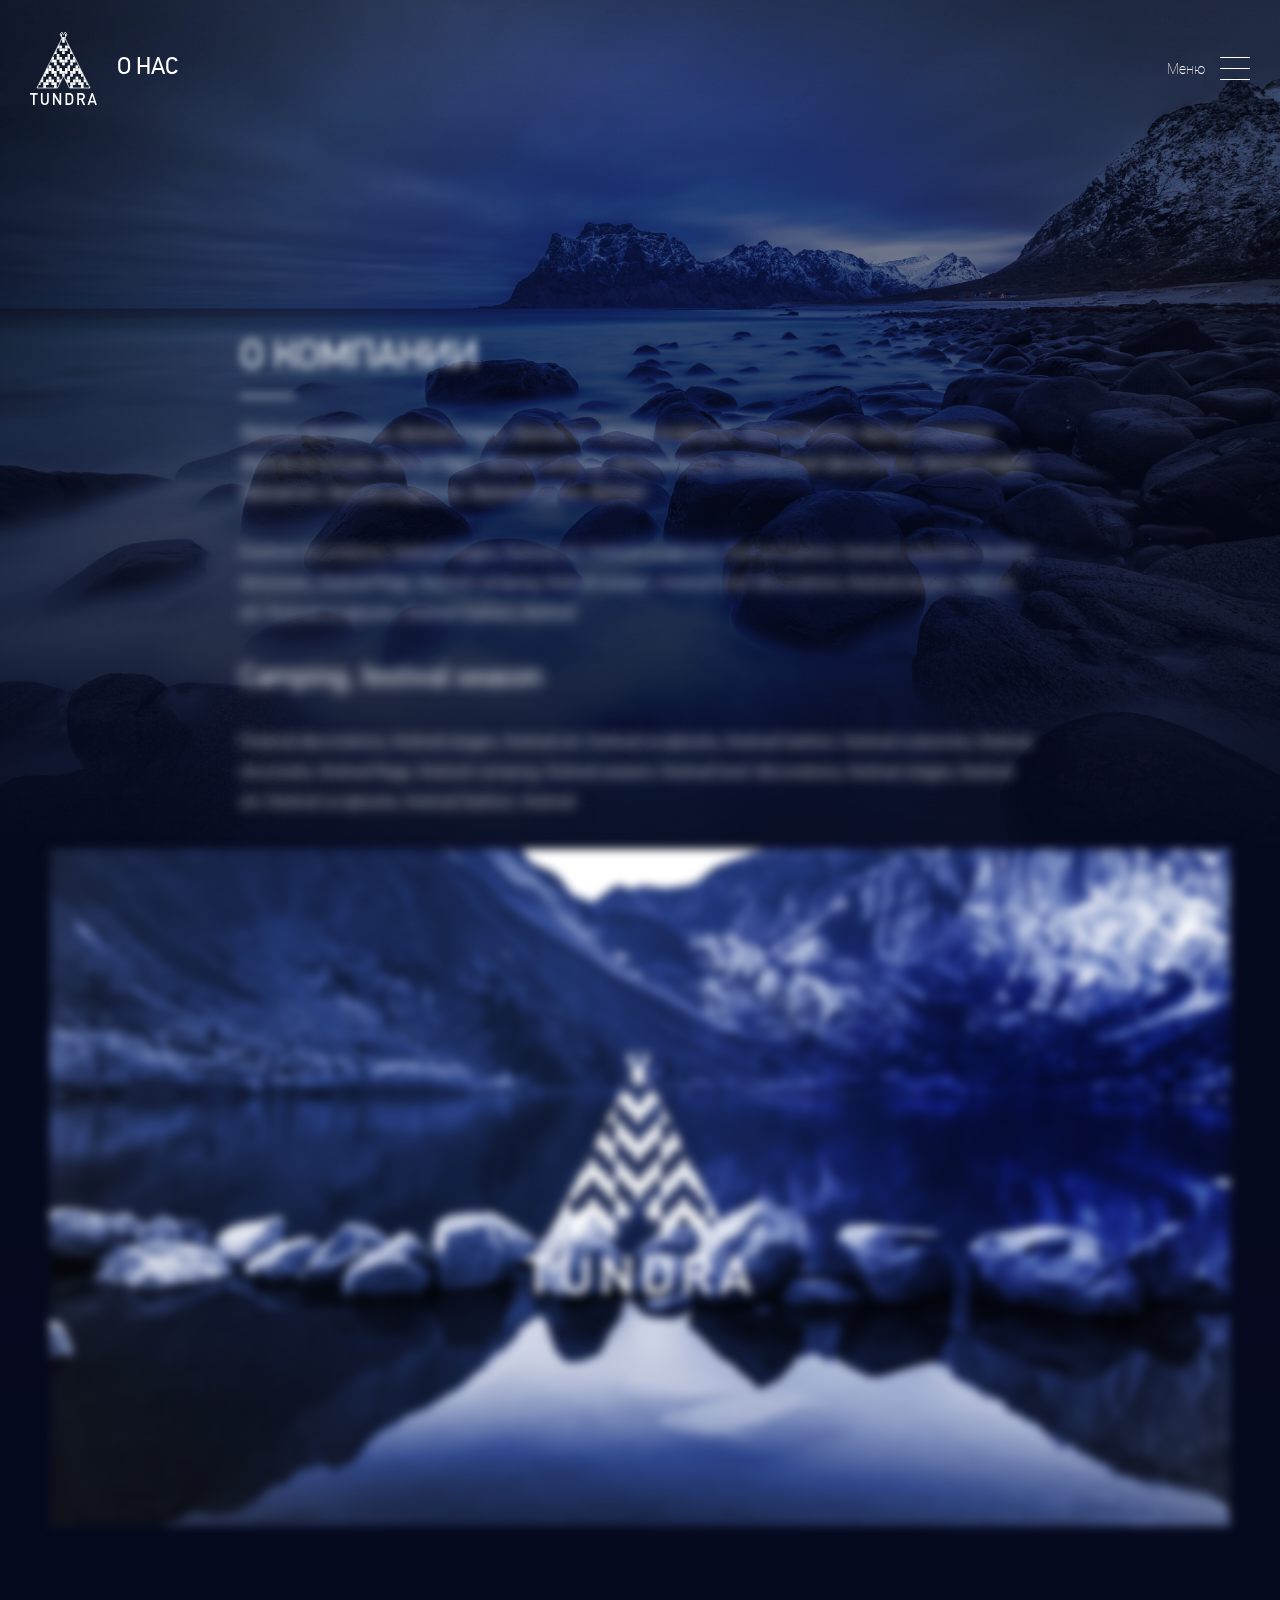
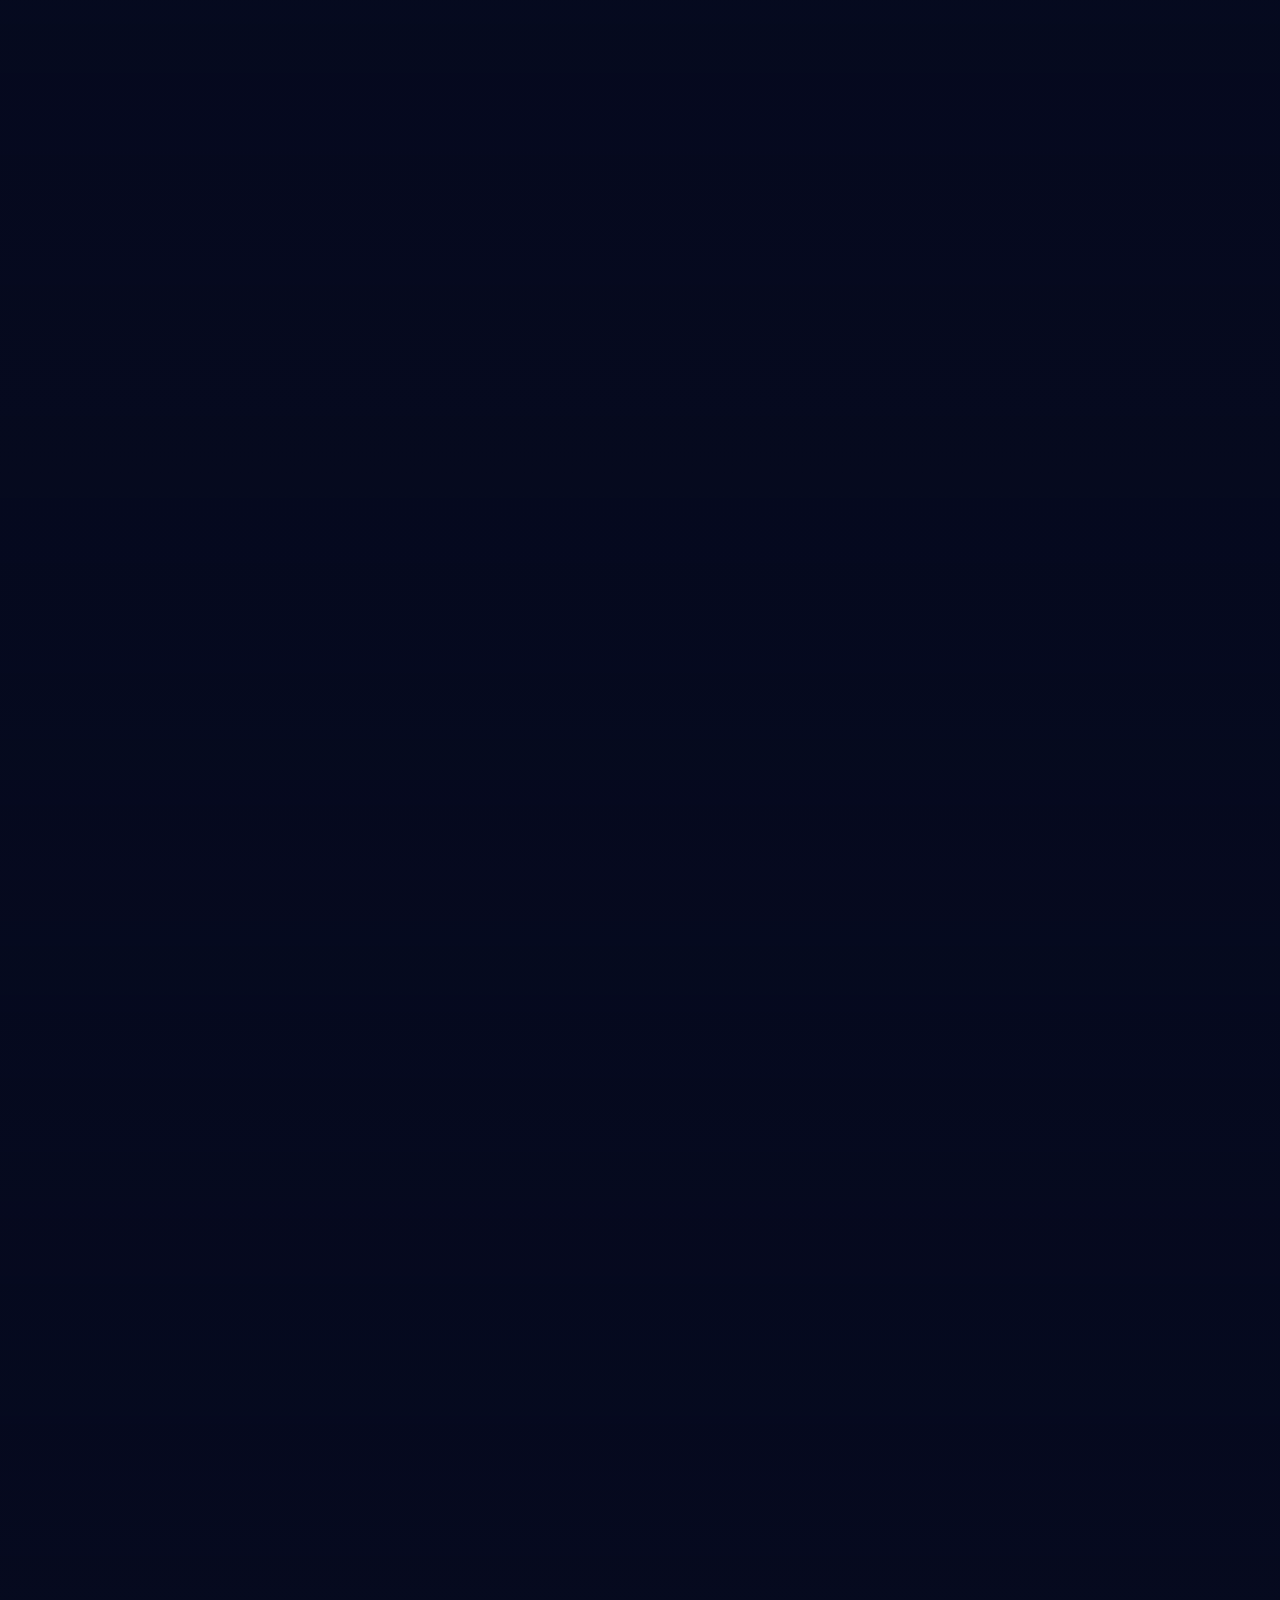
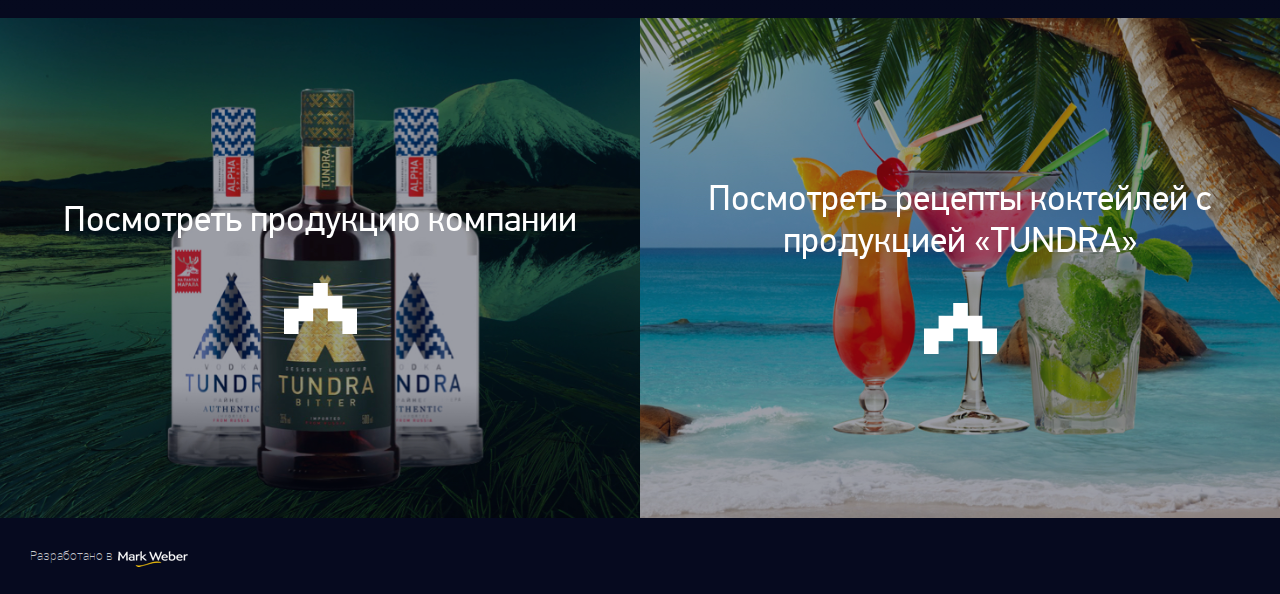
<file: about.html>
<!doctype html> 
<html lang="en">
<head>
    <meta charset="utf-8">
    <title>Tundra</title>
    <meta http-equiv="X-UA-Compatible" content="IE=Edge">
    <meta name="viewport" content="width=device-width, initial-scale=1.0, minimum-scale=1.0, maximum-scale=1.0, user-scalable=no">
    
    <link rel="apple-touch-icon" sizes="57x57" href="/apple-icon-57x57.png">
	<link rel="apple-touch-icon" sizes="60x60" href="/apple-icon-60x60.png">
	<link rel="apple-touch-icon" sizes="72x72" href="/apple-icon-72x72.png">
	<link rel="apple-touch-icon" sizes="76x76" href="/apple-icon-76x76.png">
	<link rel="apple-touch-icon" sizes="114x114" href="/apple-icon-114x114.png">
	<link rel="apple-touch-icon" sizes="120x120" href="/apple-icon-120x120.png">
	<link rel="apple-touch-icon" sizes="144x144" href="/apple-icon-144x144.png">
	<link rel="apple-touch-icon" sizes="152x152" href="/apple-icon-152x152.png">
	<link rel="apple-touch-icon" sizes="180x180" href="/apple-icon-180x180.png">
	<link rel="icon" type="image/png" sizes="192x192"  href="/android-icon-192x192.png">
	<link rel="icon" type="image/png" sizes="32x32" href="/favicon-32x32.png">
	<link rel="icon" type="image/png" sizes="96x96" href="/favicon-96x96.png">
	<link rel="icon" type="image/png" sizes="16x16" href="/favicon-16x16.png">
	<link rel="manifest" href="/manifest.json">
	<meta name="msapplication-TileColor" content="#ffffff">
	<meta name="msapplication-TileImage" content="/ms-icon-144x144.png">
	<meta name="theme-color" content="#ffffff">
	
    <link rel="stylesheet" href="fonts/stylesheet.css">
    <link rel="stylesheet" href="css/libs/slick.css">
    <link rel="stylesheet" href="css/libs/slick-theme.css">
    <link rel="stylesheet" href="css/libs/animate.css">
    <link rel="stylesheet" href="css/style.min.css">
</head>

<svg xmlns="http://www.w3.org/2000/svg" style="display: none;">
	<symbol id="icon-fb" viewBox="0 0 16 31">
		<defs>
	        <polygon id="path-1" points="0.144593814 0.0766922954 15.8659959 0.0766922954 15.8659959 30.0881535 0.144593814 30.0881535"></polygon>
	    </defs>
	    <g id="Design" stroke="none" stroke-width="1" fill-rule="evenodd">
	        <g id="Artboard" transform="translate(-114.000000, -1003.000000)">
	            <g id="Соцсети" transform="translate(50.000000, 1003.000000)">
	                <g id="Group-6" transform="translate(64.000000, 0.000000)">
	                    <mask id="mask-2">
	                        <use xlink:href="#path-1"></use>
	                    </mask>
	                    <g id="Clip-5"></g>
	                    <path d="M10.3491299,30.0881535 L10.3491299,16.398497 L14.9843464,16.398497 L15.6784495,11.0632315 L10.3491299,11.0632315 L10.3491299,7.65704707 C10.3491299,6.11257217 10.7816247,5.05964746 13.0160165,5.05964746 L15.8659959,5.05866632 L15.8659959,0.286574089 C15.3731299,0.221818974 13.6812536,0.0766105339 11.7134186,0.0766105339 C7.60438763,0.0766105339 4.7916866,2.5628145 4.7916866,7.12903125 L4.7916866,11.0632315 L0.144593814,11.0632315 L0.144593814,16.398497 L4.7916866,16.398497 L4.7916866,30.0881535 L10.3491299,30.0881535 Z" id="fb" mask="url(#mask-2)" class="st4"></path>
	                </g>
	            </g>
	        </g>
	    </g>
	</symbol>

	<symbol id="icon-google" viewBox="0 0 27 18">
		<defs></defs>
	    <g id="Design" stroke="none" stroke-width="1" fill-rule="evenodd">
	        <g id="Artboard" transform="translate(-224.000000, -1010.000000)">
	            <g id="Соцсети" transform="translate(50.000000, 1003.000000)">
	                <g id="Group-2" transform="translate(174.000000, 7.000000)">
	                    <polygon id="Fill-9" points="24.0512927 6.94880238 24.0512927 4 21.9488579 4 21.9488579 6.94880238 19 6.94880238 19 9.05119762 21.9488579 9.05119762 21.9488579 12 24.0512927 12 24.0512927 9.05119762 27 9.05119762 27 6.94880238"></polygon>
	                    <path d="M9.19184828,7.19527631 L9.19184828,10.7886433 L14.1022923,10.7886433 C13.9502829,11.5441199 13.6418462,12.2370279 13.0953322,12.8216439 C11.1269003,14.9279621 7.45723924,14.9066246 5.35692402,12.7866696 C3.25644516,10.6665542 3.27935293,7.2480586 5.40830287,5.15617931 C7.43318608,3.16681638 10.6954161,3.08098499 12.6676114,4.97264453 L12.663848,4.97681578 L15.3402937,2.35246103 C11.7553913,-0.845439878 6.22496486,-0.796187102 2.73414802,2.58123777 C-0.877098244,6.07465534 -0.916041452,11.7833248 2.64693486,15.3239095 C6.20974755,18.8644942 12.3873185,18.8997894 15.7264532,15.3823069 C17.7416824,13.2591433 18.3214126,10.2141346 17.8406767,7.19527631 L9.19184828,7.19527631 Z" id="Fill-11"></path>
	                </g>
	            </g>
	        </g>
	    </g>
	</symbol>

	<symbol id="icon-instagram" viewBox="0 0 25 26">
		<defs></defs>
	    <g id="Design" stroke="none" stroke-width="1" fill-rule="evenodd">
	        <g id="Artboard" transform="translate(-282.000000, -1006.000000)">
	            <g id="Соцсети" transform="translate(50.000000, 1003.000000)">
	                <g id="Group-4" transform="translate(232.000000, 3.000000)">
	                    <path d="M12.5,0 C9.10523666,0 8.67959047,0.0150118497 7.34642497,0.0782012635 C6.01577711,0.141565234 5.10725076,0.361157175 4.3121853,0.682515492 C3.49009735,1.01469631 2.79305136,1.45929144 2.09801947,2.1819549 C1.40315542,2.90479292 0.975830816,3.62972561 0.656428332,4.48452826 C0.347432024,5.31157645 0.135951662,6.25645019 0.0753608593,7.64033327 C0.014434374,9.02683469 0,9.4695097 0,13.0000873 C0,16.5306649 0.014434374,16.9733399 0.0753608593,18.3600158 C0.135951662,19.7435498 0.347432024,20.6885981 0.656428332,21.5156463 C0.975830816,22.3704489 1.40315542,23.0955562 2.09801947,23.8180451 C2.79305136,24.5408831 3.49009735,24.9854783 4.3121853,25.3176591 C5.10725076,25.6390174 6.01577711,25.8587839 7.34642497,25.9217987 C8.67959047,25.9851627 9.10523666,26 12.5,26 C15.8949312,26 16.3205774,25.9851627 17.6537429,25.9217987 C18.9842229,25.8587839 19.8929171,25.6390174 20.6879825,25.3176591 C21.5100705,24.9854783 22.2071165,24.5408831 22.9019805,23.8180451 C23.5968446,23.0955562 24.024337,22.3704489 24.3435717,21.5156463 C24.6527358,20.6885981 24.8640483,19.7435498 24.9246391,18.3600158 C24.9855656,16.9733399 25,16.5306649 25,13.0000873 C25,9.4695097 24.9855656,9.02683469 24.9246391,7.64033327 C24.8640483,6.25645019 24.6527358,5.31157645 24.3435717,4.48452826 C24.024337,3.62972561 23.5968446,2.90479292 22.9019805,2.1819549 C22.2071165,1.45929144 21.5100705,1.01469631 20.6879825,0.682515492 C19.8929171,0.361157175 18.9842229,0.141565234 17.6537429,0.0782012635 C16.3205774,0.0150118497 15.8949312,0 12.5,0 M12.5,2.34237222 C15.8376972,2.34237222 16.2329641,2.35563851 17.5510238,2.41830425 C18.7697214,2.47608242 19.4316885,2.68764476 19.8721047,2.86586684 C20.455522,3.10169253 20.8719369,3.38342654 21.309332,3.83814594 C21.7468949,4.29321446 22.0176234,4.72628886 22.2445451,5.33304688 C22.4155757,5.79108285 22.6191675,6.47953326 22.6748909,7.74698722 C22.7349782,9.11777857 22.7477341,9.52885887 22.7477341,13.0000873 C22.7477341,16.4711411 22.7349782,16.882396 22.6748909,18.2531873 C22.6191675,19.5206413 22.4155757,20.2089171 22.2445451,20.6669531 C22.0176234,21.2738857 21.7468949,21.7069601 21.309332,22.1618541 C20.8719369,22.616748 20.455522,22.898482 19.8721047,23.1343077 C19.4316885,23.3123552 18.7697214,23.5242667 17.5510238,23.5820449 C16.2331319,23.644536 15.8378651,23.6576278 12.5,23.6576278 C9.16213494,23.6576278 8.76686808,23.644536 7.44897617,23.5820449 C6.23027862,23.5242667 5.56831151,23.3123552 5.12789527,23.1343077 C4.54447801,22.898482 4.12806311,22.616748 3.69066801,22.1618541 C3.25327291,21.7069601 2.98237664,21.2738857 2.75562269,20.6669531 C2.5844243,20.2089171 2.38083249,19.5206413 2.32527694,18.2531873 C2.26518966,16.882396 2.25226586,16.4711411 2.25226586,13.0000873 C2.25226586,9.52885887 2.26518966,9.11777857 2.32527694,7.74698722 C2.38083249,6.47953326 2.5844243,5.79108285 2.75562269,5.33304688 C2.98237664,4.72628886 3.25327291,4.29321446 3.69066801,3.8383205 C4.12806311,3.38342654 4.54447801,3.10169253 5.12789527,2.86586684 C5.56831151,2.68764476 6.23027862,2.47608242 7.44897617,2.41830425 C8.76703592,2.35563851 9.16230279,2.34237222 12.5,2.34237222" id="Fill-13"></path>
	                    <path d="M12.499915,17.7192595 C10.1697151,17.7192595 8.28074052,15.8302849 8.28074052,13.499915 C8.28074052,11.1697151 10.1697151,9.28074052 12.499915,9.28074052 C14.8302849,9.28074052 16.7192595,11.1697151 16.7192595,13.499915 C16.7192595,15.8302849 14.8302849,17.7192595 12.499915,17.7192595 M12.499915,7 C8.91011544,7 6,9.91011544 6,13.499915 C6,17.0898846 8.91011544,20 12.499915,20 C16.0898846,20 19,17.0898846 19,13.499915 C19,9.91011544 16.0898846,7 12.499915,7" id="Fill-15"></path>
	                    <path d="M21,5.49991608 C21,6.3285035 20.3284284,7 19.4999161,7 C18.6715716,7 18,6.3285035 18,5.49991608 C18,4.6714965 18.6715716,4 19.4999161,4 C20.3284284,4 21,4.6714965 21,5.49991608" id="Fill-17"></path>
	                </g>
	            </g>
	        </g>
	    </g>
	</symbol>

	<symbol id="icon-twitter" viewBox="0 0 27 23">
		<defs></defs>
	    <g id="Design" stroke="none" stroke-width="1" fill-rule="evenodd">
	        <g id="Artboard" transform="translate(-169.000000, -1007.000000)">
	            <g id="Соцсети" transform="translate(50.000000, 1003.000000)">
	                <path d="M146,6.72246011 C145.006797,7.1842117 143.938982,7.49670336 142.8185,7.63693272 C143.962065,6.91806558 144.840505,5.78072541 145.254041,4.42443661 C144.183625,5.09014268 142.998284,5.57319278 141.73638,5.8335457 C140.726109,4.70489532 139.286209,4 137.693183,4 C134.633923,4 132.153679,6.59978072 132.153679,9.80631325 C132.153679,10.2615901 132.202771,10.7044286 132.297214,11.129206 C127.69337,10.887255 123.61181,8.57577082 120.87977,5.0628806 C120.402838,5.92027321 120.129748,6.9177248 120.129748,7.98179811 C120.129748,9.99612552 121.107671,11.7736136 122.594061,12.8146845 C121.686037,12.7843554 120.831817,12.5236617 120.085046,12.0883203 C120.084558,12.1126858 120.084558,12.1370512 120.084558,12.1615871 C120.084558,14.9746937 121.993913,17.3214482 124.527962,17.8549331 C124.063221,17.987495 123.57361,18.0585468 123.068718,18.0585468 C122.71175,18.0585468 122.364698,18.0220838 122.026261,17.9546101 C122.731094,20.2609826 124.776994,21.9399864 127.200995,21.9865023 C125.305294,23.5441898 122.916568,24.4724638 120.321561,24.4724638 C119.874214,24.4724638 119.433368,24.4448609 119,24.3908479 C121.451309,26.0388411 124.363295,27 127.491315,27 C137.680016,27 143.25203,18.1520898 143.25203,10.4795164 C143.25203,10.2276829 143.246666,9.97755323 143.235938,9.72844591 C144.31822,8.90956099 145.257455,7.88706236 146,6.72246011" id="Fill-7"></path>
	            </g>
	        </g>
	    </g>
	</symbol>

	<symbol id="icon-vk" viewBox="0 0 31 18">
		<defs>
        	<polygon id="path-1" points="0 0.0966293456 30.9297924 0.0966293456 30.9297924 17.9799447 0 17.9799447"></polygon>
	    </defs>
	    <g id="Design" stroke="none" stroke-width="1" fill-rule="evenodd">
	        <g id="Artboard" transform="translate(-50.000000, -1010.000000)">
	            <g id="Соцсети" transform="translate(50.000000, 1003.000000)">
	                <g id="Group-3" transform="translate(0.000000, 7.000000)">
	                    <mask id="mask-2">
	                        <use xlink:href="#path-1"></use>
	                    </mask>
	                    <g id="Clip-2"></g>
	                    <path d="M15.1331505,17.9050091 L16.981687,17.9050091 C16.981687,17.9050091 17.5400099,17.8426636 17.8254682,17.5312636 C18.0879995,17.2452273 18.0794422,16.7083364 18.0794422,16.7083364 C18.0794422,16.7083364 18.043437,14.1943909 19.1944734,13.8239182 C20.329687,13.4591727 21.7871714,16.2535909 23.3315203,17.3285182 C24.4998328,18.1414636 25.3873693,17.9634273 25.3873693,17.9634273 L29.5179578,17.9050091 C29.5179578,17.9050091 31.6787547,17.7698455 30.6539786,16.0482273 C30.5700203,15.9075 30.0572286,14.7746455 27.5827182,12.4469182 C24.9924422,10.0107 25.3399005,10.4045727 28.4595984,6.19011818 C30.3596401,3.62364545 31.1191401,2.05682727 30.8817964,1.38591818 C30.6557547,0.746590909 29.2580099,0.9153 29.2580099,0.9153 L24.6075255,0.944754545 C24.6075255,0.944754545 24.2624891,0.897136364 24.0069005,1.05193636 C23.756963,1.20379091 23.5966349,1.55773636 23.5966349,1.55773636 C23.5966349,1.55773636 22.860062,3.54362727 21.8788797,5.23284545 C19.8080151,8.79651818 18.9797339,8.98519091 18.6413172,8.76379091 C17.8537234,8.24751818 18.0505411,6.69199091 18.0505411,5.5863 C18.0505411,2.13193636 18.5675307,0.6921 17.0440099,0.319172727 C16.5384839,0.195627273 16.1659995,0.114136364 14.8732026,0.100554545 C13.2135724,0.0835363636 11.8093693,0.105790909 11.0140255,0.500972727 C10.485088,0.763281818 10.0767599,1.34828182 10.3255672,1.38215455 C10.6329839,1.42322727 11.3288693,1.5723 11.6981245,2.08137273 C12.1749109,2.73837273 12.1579578,4.21420909 12.1579578,4.21420909 C12.1579578,4.21420909 12.4319526,8.28008182 11.5184214,8.78506364 C10.8914786,9.13131818 10.031713,8.42424545 8.18543698,5.19062727 C7.2394526,3.53446364 6.5253224,1.7037 6.5253224,1.7037 C6.5253224,1.7037 6.38759844,1.36153636 6.14185885,1.17842727 C5.84396823,0.956536364 5.42756719,0.886172727 5.42756719,0.886172727 L1.00796823,0.9153 C1.00796823,0.9153 0.344697396,0.934118182 0.101056771,1.2267 C-0.115781771,1.48688182 0.0837807292,2.02459091 0.0837807292,2.02459091 C0.0837807292,2.02459091 3.5435099,10.2285 7.4611349,14.3629364 C11.0540672,18.1537364 15.1331505,17.9050091 15.1331505,17.9050091" id="Fill-1" mask="url(#mask-2)"></path>
	                </g>
	            </g>
	        </g>
	    </g>
	</symbol>

	<symbol id="icon-youtube" viewBox="0 0 26 18">
		<defs></defs>
	    <g id="Design" stroke="none" stroke-width="1" fill-rule="evenodd">
	        <g id="Artboard-Copy-7" transform="translate(-337.000000, -4086.000000)">
	            <g id="Page-1" transform="translate(50.000000, 4079.000000)">
	                <path d="M297.272992,19.5204891 L297.272992,12.3599193 L304.146828,15.9399622 L297.272992,19.5204891 Z M312.549951,9.89509068 C312.23162,8.5217622 311.100409,7.50882557 309.739544,7.35766749 C306.51547,7.00017942 303.252416,6.99856621 300.003817,7.00017942 C296.75473,6.99856621 293.491351,7.00017942 290.267439,7.35766749 C288.90625,7.50882557 287.775525,8.5217622 287.457682,9.89509068 C287.004872,11.8512731 287,13.985877 287,16.0001351 C287,18.0139092 287,20.1488357 287.452322,22.1050181 C287.770166,23.4781853 288.90089,24.4911219 290.262404,24.64228 C293.486154,24.9997681 296.749533,25.0017039 299.998295,24.9997681 C303.247218,25.0017039 306.510272,24.9997681 309.734185,24.6421187 C311.095374,24.4911219 312.226423,23.4781853 312.544592,22.1050181 C312.997239,20.1488357 313,18.0139092 313,16.0001351 C313,13.985877 313.002436,11.8512731 312.549951,9.89509068 Z" id="Fill-19"></path>
	            </g>
	        </g>
	    </g>
	</symbol>
</svg> <!-- . -->

<body class="hold">

<div class="header">
	<div class="header__logo">
		<a href="index.html">
			<object data='images/top-logo.svg' type='image/svg+xml'></object>
		</a>

		<div class="header__sign">
			<h5>О нас</h5>
		</div> <!-- .header__sign -->
	</div> <!-- .header__logo -->

	<div class="header__menu">
		<span>Меню</span>

		<button class="header__menu-burger">
			<i></i>
			<i></i>
			<i></i>
		</button>
	</div> <!-- .header__menu -->
</div> <!-- .header -->

<div class="about">
	<div class="top-bg jarallax">
		<img src="images/about/top.jpg" alt="" class="jarallax-img">
	</div> <!-- .top-bg -->
	
	<div class="wrapper">
		<div class="about__in">
			<div class="top__txt top__txt-about">
				<div class="top__txt-headline wow fadeInUp">
					<h3>О компании</h3>
				</div> <!-- .top__txt-headline -->

				<div class="top__txt-content wow fadeInUp">
					<p class="wow fadeInUp">Festival decorations, festival stages, festival art, festival sculptures, festival fashion, festival costumes, festival structures, festival flags, festival camping, festival season, festival love! decorations, festival stages, festival art, festival sculptures, festival fashion, festival </p>

					<p class="wow fadeInUp">Festival decorations, festival stages, festival art, festival sculptures, festival fashion, festival costumes, festival structures, festival flags, festival camping, festival season, festival love! decorations, festival stages, festival art, festival sculptures, festival fashion, festival </p>

					<div class="top__txt-bottom">
						<h5 class="wow fadeInUp">Сamping, festival season</h5>

						<p class="wow fadeInUp">Festival decorations, festival stages, festival art, festival sculptures, festival fashion, festival costumes, festival structures, festival flags, festival camping, festival season, festival love! decorations, festival stages, festival art, festival sculptures, festival fashion, festival </p>
					</div> <!-- .top__txt-bottom -->
				</div> <!-- .top__txt-content -->
			</div> <!-- .top__txt -->

			<div class="top__img">
				<div class="top__img-img wow fadeInUp">
					<img src="images/about/big.jpg" alt="">
				</div> <!-- .top__img-img -->

				<div class="top__img-desc wow fadeInUp">
					<p>Байкальский источник продородного водоснабжения производства водочной продукции TUNDRA. Фотограф: Кудесников Александр / 2018</p>
				</div> <!-- .top__img-desc -->
			</div> <!-- .top__img -->
		</div> <!-- .about__in -->
	</div> <!-- .wrapper -->
	
	<div class="slider__wrap">
		<div class="slider">
			<div class="wrapper">
				<div class="slider__headline">
					<h3 class="wow fadeInUp">ИСТОРИЯ БРЕНДА</h3>
					<p class="wow fadeInUp">Festival decorations, festival stages, festival art, festival sculptures, festival fashion, festival costumes, festival structures, festival flags, festival camping, festival season, festival love! decorations, festival stages, festival art, festival sculptures, festival fashion, festival </p>
				</div> <!-- .slider__headline -->
			</div>

			<div class="slider__items wow fadeInUp">
				<div class="slider__item">
					<div class="slider__item-img">
						<img src="images/slider/1.jpg" alt="">

						<ul class="arrows__wrap list-unstyled hidden-xs">
							<li class="prev"></li>
							<li class="next"></li>
						</ul>
					</div> <!-- .slider__item-img -->

					<div class="slider__item-desc wow fadeInUp">
						<p><span class="pagingInfo"></span> Байкальский источник продородного водоснабжения производства водочной продукции TUNDRA. Фотограф: Кудесников Александр / 2018</p>
					</div> <!-- .slider__item-desc -->

					<ul class="arrows__wrap list-unstyled visible-xs">
						<li class="prev"></li>
						<li class="next"></li>
					</ul>
				</div> <!-- .slider__item -->

				<div class="slider__item">
					<div class="slider__item-img">
						<img src="images/slider/1.jpg" alt="">

						<ul class="arrows__wrap list-unstyled hidden-xs">
							<li class="prev"></li>
							<li class="next"></li>
						</ul>
					</div> <!-- .slider__item-img -->

					<div class="slider__item-desc wow fadeInUp">
						<p><span class="pagingInfo"></span> Байкальский источник продородного водоснабжения производства водочной продукции TUNDRA. Фотограф: Кудесников Александр / 2018</p>
					</div> <!-- .slider__item-desc -->

					<ul class="arrows__wrap list-unstyled visible-xs">
						<li class="prev"></li>
						<li class="next"></li>
					</ul>
				</div> <!-- .slider__item -->

				<div class="slider__item">
					<div class="slider__item-img">
						<img src="images/slider/1.jpg" alt="">

						<ul class="arrows__wrap list-unstyled hidden-xs">
							<li class="prev"></li>
							<li class="next"></li>
						</ul>
					</div> <!-- .slider__item-img -->

					<div class="slider__item-desc wow fadeInUp">
						<p><span class="pagingInfo"></span> Байкальский источник продородного водоснабжения производства водочной продукции TUNDRA. Фотограф: Кудесников Александр / 2018</p>
					</div> <!-- .slider__item-desc -->

					<ul class="arrows__wrap list-unstyled visible-xs">
						<li class="prev"></li>
						<li class="next"></li>
					</ul>
				</div> <!-- .slider__item -->

				<div class="slider__item">
					<div class="slider__item-img">
						<img src="images/slider/1.jpg" alt="">

						<ul class="arrows__wrap list-unstyled hidden-xs">
							<li class="prev"></li>
							<li class="next"></li>
						</ul>
					</div> <!-- .slider__item-img -->

					<div class="slider__item-desc wow fadeInUp">
						<p><span class="pagingInfo"></span> Байкальский источник продородного водоснабжения производства водочной продукции TUNDRA. Фотограф: Кудесников Александр / 2018</p>
					</div> <!-- .slider__item-desc -->

					<ul class="arrows__wrap list-unstyled visible-xs">
						<li class="prev"></li>
						<li class="next"></li>
					</ul>
				</div> <!-- .slider__item -->
			</div> <!-- .slider__items -->

			<div class="slider__item-content wow fadeInUp">
				<h3>Camping, festival season</h3>

				<p>Festival decorations, festival stages, festival art, festival sculptures, festival fashion, festival costumes, festival structures, festival flags, festival camping, festival season, festival love! decorations, festival stages, festival art, festival sculptures, festival fashion, festival Festival decorations, festival stages, festival art, festival sculptures, festival fashion, festival costumes,</p>

				<p>Festival decorations, festival stages, festival art, festival sculptures, festival fashion, festival costumes, festival structures, festival flags, festival camping, festival season, festival love! decorations, festival stages, festival art, festival sculptures, festival fashion, festival Festival decorations, festival stages, festival art, festival sculptures, festival fashion, festival costumes, festival structures, festival flags, festival camping, festival season, festival love! decorations, festival stages, festival art, festival sculptures, festival fashion, festival Festival decorations, festival stages, festival art, festival sculptures, festival fashion, festival costumes, festival structures, festival flags, festival camping, festival season, festival love! decorations, festival stages, festival art, festival sculptures, festival fashion, festival </p>
			</div> <!-- .slider__item-content -->

			<div class="slider__item-blockquote wow fadeInUp">
				<blockquote>«Festival decorations, festival stages, festival art, festival sculptures, festival fashion, festival costumes, festival structures, festival flags, festival camping, festival season, festival love! decorations, festival stages, festival art, festival sculptures, festival fashion, festival»</blockquote>
				<blockquote>Генеральный Директор ООО «Тундра»</blockquote>
			</div> <!-- .slider__item-blockquote -->
		</div> <!-- .slider -->
	</div> <!-- .slider__wrap -->
</div> <!-- .about -->

<div class="before__footer">
	<div class="before__footer-item before__footer-l">
		<a href="#">Посмотреть продукцию компании</a>

		<img src="images/about/bottom-1.jpg" alt="">
	</div> <!-- .before__footer-l -->

	<div class="before__footer-item before__footer-r">
		<a href="#">Посмотреть рецепты коктейлей с продукцией «TUNDRA»</a>

		<img src="images/about/bottom-2.jpg" alt="">
	</div> <!-- .before__footer-r -->
</div> <!-- .before__footer -->

<div class="footer footer__classic">
	<div class="wrapper">
		<div class="footer__socials">
			<a href="#" class="footer__socials-item vk">
				<svg class="icon__social icon__vk">
				   	<use xmlns:xlink="http://www.w3.org/1999/xlink" xlink:href="#icon-vk" xml:space="preserve"></use>
				</svg>
			</a>

			<a href="#" class="footer__socials-item fb">
				<svg class="icon__social icon__fb">
				   	<use xmlns:xlink="http://www.w3.org/1999/xlink" xlink:href="#icon-fb" xml:space="preserve"></use>
				</svg>
			</a>

			<a href="#" class="footer__socials-item tw">
				<svg class="icon__social icon__twitter">
				   	<use xmlns:xlink="http://www.w3.org/1999/xlink" xlink:href="#icon-twitter" xml:space="preserve"></use>
				</svg>
			</a>

			<a href="#" class="footer__socials-item google">
				<svg class="icon__social icon__google">
				   	<use xmlns:xlink="http://www.w3.org/1999/xlink" xlink:href="#icon-google" xml:space="preserve"></use>
				</svg>
			</a>

			<a href="#" class="footer__socials-item instagram">
				<svg class="icon__social icon__instagram">
				   	<use xmlns:xlink="http://www.w3.org/1999/xlink" xlink:href="#icon-instagram" xml:space="preserve"></use>
				</svg>
			</a>

			<a href="#" class="footer__socials-item youtube">
				<svg class="icon__social icon__youtube">
				   	<use xmlns:xlink="http://www.w3.org/1999/xlink" xlink:href="#icon-youtube" xml:space="preserve"></use>
				</svg>
			</a>
		</div> <!-- .footer__socials -->

		<div class="footer__copy">
			<p>Разработано в</p>
			<a href="#"><img src="images/icons/made.png" alt="лого разработчиков"></a>
		</div> <!-- .footer__copy -->
	</div>
</div> <!-- .footer -->

<div class="menu">
	<div class="menu__in">
		<ul class="list-unstyled">
			<li><a href="index.html">Главная</a></li>
			<li><a href="about.html">О нас</a></li>
			<li><a href="production.html">Продукция</a></li>
			<li><a href="cocktails.html">Коктейли</a></li>
			<li><a href="media.html">Медиатека</a></li>
			<li><a href="contact.html">Контакты</a></li>
		</ul>
	</div> <!-- .menu__in -->
</div> <!-- .menu -->

<div class="preloader">
	<div class="loader">
		<div class="circle item0"></div>
		<div class="circle item1"></div>
		<div class="circle item2"></div>
	</div> <!-- .loader -->
</div> <!-- .preloader -->

<script src="js/libs/jquery.min.js"></script>
<script src="js/libs/jarallax-element.min.js"></script>
<script src="js/libs/jarallax.min.js"></script>

<script src="js/libs/jquery.fullPage.min.js"></script>
<script src="js/libs/slick.min.js"></script>
<script src="js/libs/wow.min.js"></script>
<script src="js/app.js"></script>

</body>
</html>
</file>
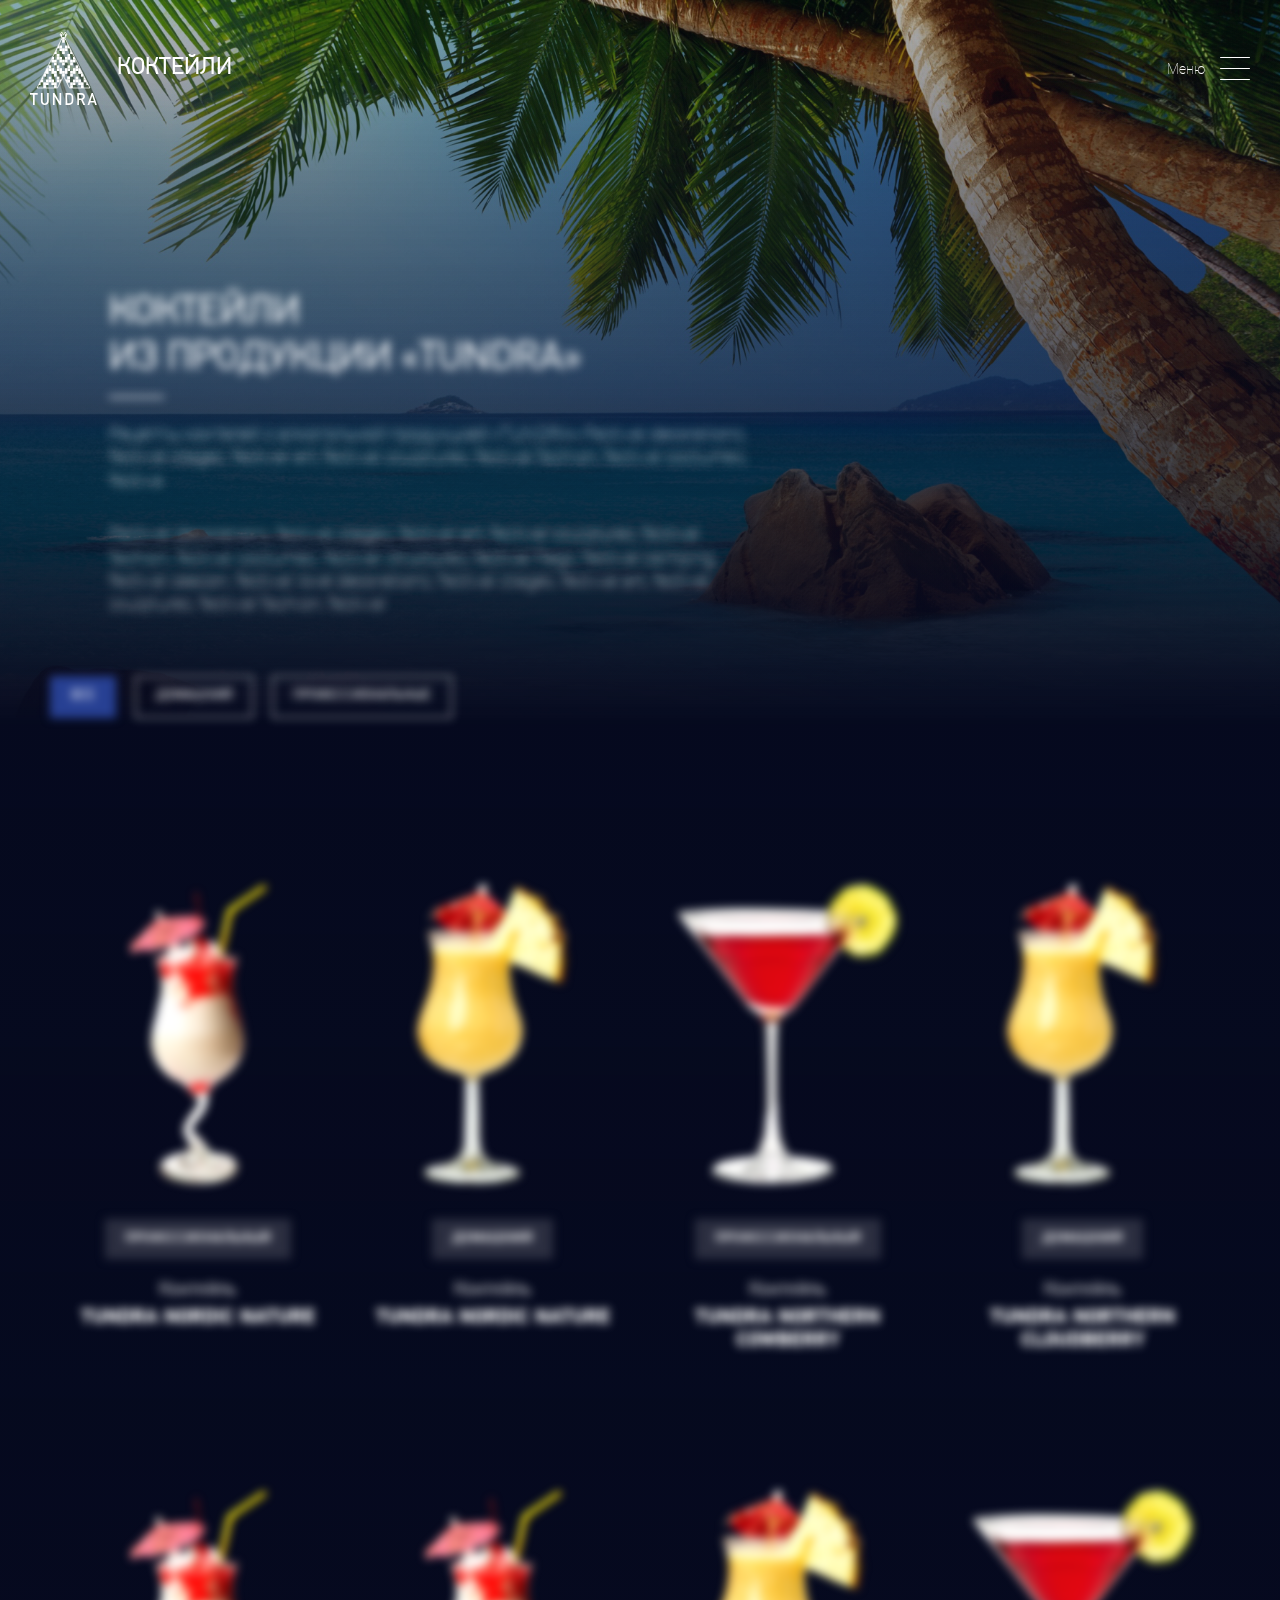
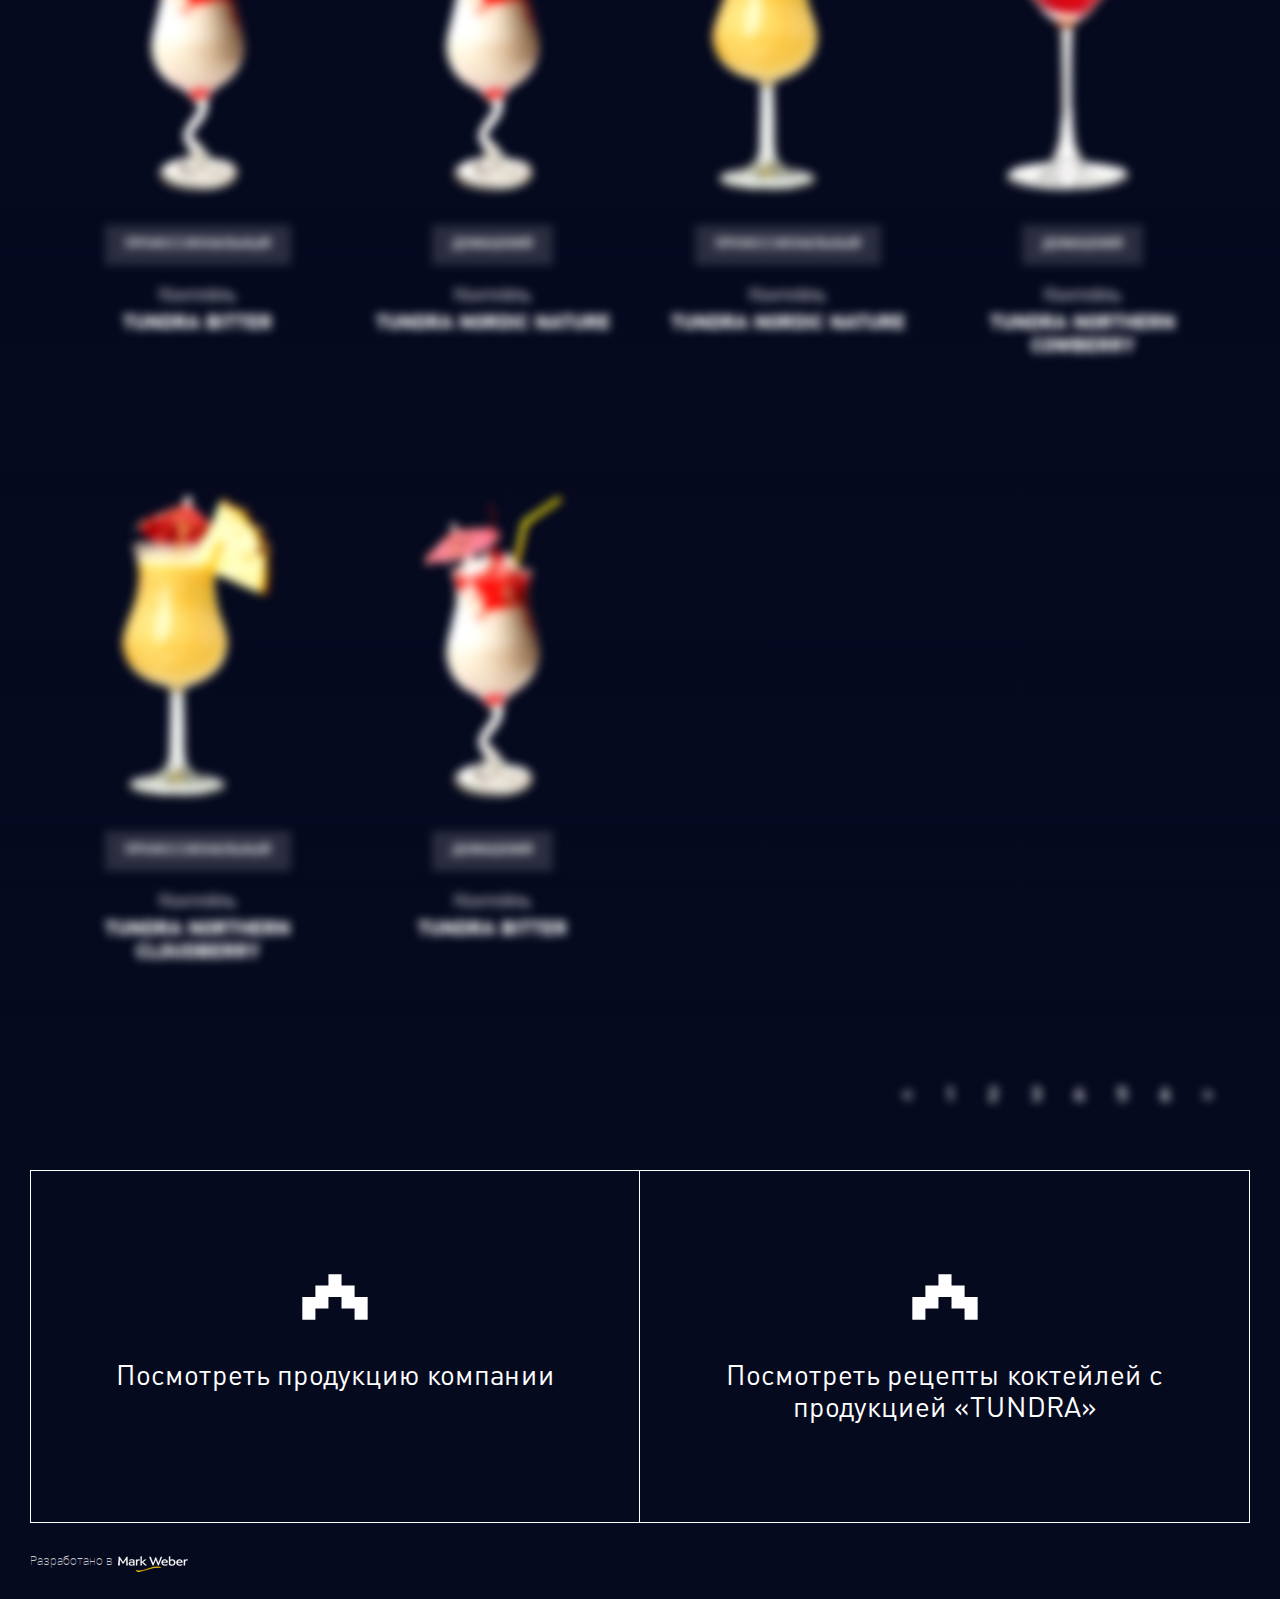
<file: cocktails.html>
<!doctype html>
<html lang="en">
	<head>
		<meta charset="utf-8">
		<title>Tundra</title>
		<meta http-equiv="X-UA-Compatible" content="IE=Edge">
		<meta name="viewport" content="width=device-width, initial-scale=1.0, minimum-scale=1.0, maximum-scale=1.0, user-scalable=no">

		<link rel="apple-touch-icon" sizes="57x57" href="/apple-icon-57x57.png">
		<link rel="apple-touch-icon" sizes="60x60" href="/apple-icon-60x60.png">
		<link rel="apple-touch-icon" sizes="72x72" href="/apple-icon-72x72.png">
		<link rel="apple-touch-icon" sizes="76x76" href="/apple-icon-76x76.png">
		<link rel="apple-touch-icon" sizes="114x114" href="/apple-icon-114x114.png">
		<link rel="apple-touch-icon" sizes="120x120" href="/apple-icon-120x120.png">
		<link rel="apple-touch-icon" sizes="144x144" href="/apple-icon-144x144.png">
		<link rel="apple-touch-icon" sizes="152x152" href="/apple-icon-152x152.png">
		<link rel="apple-touch-icon" sizes="180x180" href="/apple-icon-180x180.png">
		<link rel="icon" type="image/png" sizes="192x192"  href="/android-icon-192x192.png">
		<link rel="icon" type="image/png" sizes="32x32" href="/favicon-32x32.png">
		<link rel="icon" type="image/png" sizes="96x96" href="/favicon-96x96.png">
		<link rel="icon" type="image/png" sizes="16x16" href="/favicon-16x16.png">
		<link rel="manifest" href="/manifest.json">
		<meta name="msapplication-TileColor" content="#ffffff">
		<meta name="msapplication-TileImage" content="/ms-icon-144x144.png">
		<meta name="theme-color" content="#ffffff">

		<link rel="stylesheet" href="fonts/stylesheet.css">
		<link rel="stylesheet" href="css/libs/slick.css">
		<link rel="stylesheet" href="css/libs/slick-theme.css">
		<link rel="stylesheet" href="css/libs/animate.css">
		<link rel="stylesheet" href="css/style.min.css">
	</head>

	<svg xmlns="http://www.w3.org/2000/svg" style="display: none;">
		<symbol id="icon-fb" viewBox="0 0 16 31">
			<defs>
				<polygon id="path-1" points="0.144593814 0.0766922954 15.8659959 0.0766922954 15.8659959 30.0881535 0.144593814 30.0881535"></polygon>
			</defs>
			<g id="Design" stroke="none" stroke-width="1" fill-rule="evenodd">
				<g id="Artboard" transform="translate(-114.000000, -1003.000000)">
					<g id="Соцсети" transform="translate(50.000000, 1003.000000)">
						<g id="Group-6" transform="translate(64.000000, 0.000000)">
							<mask id="mask-2">
								<use xlink:href="#path-1"></use>
							</mask>
							<g id="Clip-5"></g>
							<path d="M10.3491299,30.0881535 L10.3491299,16.398497 L14.9843464,16.398497 L15.6784495,11.0632315 L10.3491299,11.0632315 L10.3491299,7.65704707 C10.3491299,6.11257217 10.7816247,5.05964746 13.0160165,5.05964746 L15.8659959,5.05866632 L15.8659959,0.286574089 C15.3731299,0.221818974 13.6812536,0.0766105339 11.7134186,0.0766105339 C7.60438763,0.0766105339 4.7916866,2.5628145 4.7916866,7.12903125 L4.7916866,11.0632315 L0.144593814,11.0632315 L0.144593814,16.398497 L4.7916866,16.398497 L4.7916866,30.0881535 L10.3491299,30.0881535 Z" id="fb" mask="url(#mask-2)" class="st4"></path>
						</g>
					</g>
				</g>
			</g>
		</symbol>

		<symbol id="icon-google" viewBox="0 0 27 18">
			<defs></defs>
			<g id="Design" stroke="none" stroke-width="1" fill-rule="evenodd">
				<g id="Artboard" transform="translate(-224.000000, -1010.000000)">
					<g id="Соцсети" transform="translate(50.000000, 1003.000000)">
						<g id="Group-2" transform="translate(174.000000, 7.000000)">
							<polygon id="Fill-9" points="24.0512927 6.94880238 24.0512927 4 21.9488579 4 21.9488579 6.94880238 19 6.94880238 19 9.05119762 21.9488579 9.05119762 21.9488579 12 24.0512927 12 24.0512927 9.05119762 27 9.05119762 27 6.94880238"></polygon>
							<path d="M9.19184828,7.19527631 L9.19184828,10.7886433 L14.1022923,10.7886433 C13.9502829,11.5441199 13.6418462,12.2370279 13.0953322,12.8216439 C11.1269003,14.9279621 7.45723924,14.9066246 5.35692402,12.7866696 C3.25644516,10.6665542 3.27935293,7.2480586 5.40830287,5.15617931 C7.43318608,3.16681638 10.6954161,3.08098499 12.6676114,4.97264453 L12.663848,4.97681578 L15.3402937,2.35246103 C11.7553913,-0.845439878 6.22496486,-0.796187102 2.73414802,2.58123777 C-0.877098244,6.07465534 -0.916041452,11.7833248 2.64693486,15.3239095 C6.20974755,18.8644942 12.3873185,18.8997894 15.7264532,15.3823069 C17.7416824,13.2591433 18.3214126,10.2141346 17.8406767,7.19527631 L9.19184828,7.19527631 Z" id="Fill-11"></path>
						</g>
					</g>
				</g>
			</g>
		</symbol>

		<symbol id="icon-instagram" viewBox="0 0 25 26">
			<defs></defs>
			<g id="Design" stroke="none" stroke-width="1" fill-rule="evenodd">
				<g id="Artboard" transform="translate(-282.000000, -1006.000000)">
					<g id="Соцсети" transform="translate(50.000000, 1003.000000)">
						<g id="Group-4" transform="translate(232.000000, 3.000000)">
							<path d="M12.5,0 C9.10523666,0 8.67959047,0.0150118497 7.34642497,0.0782012635 C6.01577711,0.141565234 5.10725076,0.361157175 4.3121853,0.682515492 C3.49009735,1.01469631 2.79305136,1.45929144 2.09801947,2.1819549 C1.40315542,2.90479292 0.975830816,3.62972561 0.656428332,4.48452826 C0.347432024,5.31157645 0.135951662,6.25645019 0.0753608593,7.64033327 C0.014434374,9.02683469 0,9.4695097 0,13.0000873 C0,16.5306649 0.014434374,16.9733399 0.0753608593,18.3600158 C0.135951662,19.7435498 0.347432024,20.6885981 0.656428332,21.5156463 C0.975830816,22.3704489 1.40315542,23.0955562 2.09801947,23.8180451 C2.79305136,24.5408831 3.49009735,24.9854783 4.3121853,25.3176591 C5.10725076,25.6390174 6.01577711,25.8587839 7.34642497,25.9217987 C8.67959047,25.9851627 9.10523666,26 12.5,26 C15.8949312,26 16.3205774,25.9851627 17.6537429,25.9217987 C18.9842229,25.8587839 19.8929171,25.6390174 20.6879825,25.3176591 C21.5100705,24.9854783 22.2071165,24.5408831 22.9019805,23.8180451 C23.5968446,23.0955562 24.024337,22.3704489 24.3435717,21.5156463 C24.6527358,20.6885981 24.8640483,19.7435498 24.9246391,18.3600158 C24.9855656,16.9733399 25,16.5306649 25,13.0000873 C25,9.4695097 24.9855656,9.02683469 24.9246391,7.64033327 C24.8640483,6.25645019 24.6527358,5.31157645 24.3435717,4.48452826 C24.024337,3.62972561 23.5968446,2.90479292 22.9019805,2.1819549 C22.2071165,1.45929144 21.5100705,1.01469631 20.6879825,0.682515492 C19.8929171,0.361157175 18.9842229,0.141565234 17.6537429,0.0782012635 C16.3205774,0.0150118497 15.8949312,0 12.5,0 M12.5,2.34237222 C15.8376972,2.34237222 16.2329641,2.35563851 17.5510238,2.41830425 C18.7697214,2.47608242 19.4316885,2.68764476 19.8721047,2.86586684 C20.455522,3.10169253 20.8719369,3.38342654 21.309332,3.83814594 C21.7468949,4.29321446 22.0176234,4.72628886 22.2445451,5.33304688 C22.4155757,5.79108285 22.6191675,6.47953326 22.6748909,7.74698722 C22.7349782,9.11777857 22.7477341,9.52885887 22.7477341,13.0000873 C22.7477341,16.4711411 22.7349782,16.882396 22.6748909,18.2531873 C22.6191675,19.5206413 22.4155757,20.2089171 22.2445451,20.6669531 C22.0176234,21.2738857 21.7468949,21.7069601 21.309332,22.1618541 C20.8719369,22.616748 20.455522,22.898482 19.8721047,23.1343077 C19.4316885,23.3123552 18.7697214,23.5242667 17.5510238,23.5820449 C16.2331319,23.644536 15.8378651,23.6576278 12.5,23.6576278 C9.16213494,23.6576278 8.76686808,23.644536 7.44897617,23.5820449 C6.23027862,23.5242667 5.56831151,23.3123552 5.12789527,23.1343077 C4.54447801,22.898482 4.12806311,22.616748 3.69066801,22.1618541 C3.25327291,21.7069601 2.98237664,21.2738857 2.75562269,20.6669531 C2.5844243,20.2089171 2.38083249,19.5206413 2.32527694,18.2531873 C2.26518966,16.882396 2.25226586,16.4711411 2.25226586,13.0000873 C2.25226586,9.52885887 2.26518966,9.11777857 2.32527694,7.74698722 C2.38083249,6.47953326 2.5844243,5.79108285 2.75562269,5.33304688 C2.98237664,4.72628886 3.25327291,4.29321446 3.69066801,3.8383205 C4.12806311,3.38342654 4.54447801,3.10169253 5.12789527,2.86586684 C5.56831151,2.68764476 6.23027862,2.47608242 7.44897617,2.41830425 C8.76703592,2.35563851 9.16230279,2.34237222 12.5,2.34237222" id="Fill-13"></path>
							<path d="M12.499915,17.7192595 C10.1697151,17.7192595 8.28074052,15.8302849 8.28074052,13.499915 C8.28074052,11.1697151 10.1697151,9.28074052 12.499915,9.28074052 C14.8302849,9.28074052 16.7192595,11.1697151 16.7192595,13.499915 C16.7192595,15.8302849 14.8302849,17.7192595 12.499915,17.7192595 M12.499915,7 C8.91011544,7 6,9.91011544 6,13.499915 C6,17.0898846 8.91011544,20 12.499915,20 C16.0898846,20 19,17.0898846 19,13.499915 C19,9.91011544 16.0898846,7 12.499915,7" id="Fill-15"></path>
							<path d="M21,5.49991608 C21,6.3285035 20.3284284,7 19.4999161,7 C18.6715716,7 18,6.3285035 18,5.49991608 C18,4.6714965 18.6715716,4 19.4999161,4 C20.3284284,4 21,4.6714965 21,5.49991608" id="Fill-17"></path>
						</g>
					</g>
				</g>
			</g>
		</symbol>

		<symbol id="icon-twitter" viewBox="0 0 27 23">
			<defs></defs>
			<g id="Design" stroke="none" stroke-width="1" fill-rule="evenodd">
				<g id="Artboard" transform="translate(-169.000000, -1007.000000)">
					<g id="Соцсети" transform="translate(50.000000, 1003.000000)">
						<path d="M146,6.72246011 C145.006797,7.1842117 143.938982,7.49670336 142.8185,7.63693272 C143.962065,6.91806558 144.840505,5.78072541 145.254041,4.42443661 C144.183625,5.09014268 142.998284,5.57319278 141.73638,5.8335457 C140.726109,4.70489532 139.286209,4 137.693183,4 C134.633923,4 132.153679,6.59978072 132.153679,9.80631325 C132.153679,10.2615901 132.202771,10.7044286 132.297214,11.129206 C127.69337,10.887255 123.61181,8.57577082 120.87977,5.0628806 C120.402838,5.92027321 120.129748,6.9177248 120.129748,7.98179811 C120.129748,9.99612552 121.107671,11.7736136 122.594061,12.8146845 C121.686037,12.7843554 120.831817,12.5236617 120.085046,12.0883203 C120.084558,12.1126858 120.084558,12.1370512 120.084558,12.1615871 C120.084558,14.9746937 121.993913,17.3214482 124.527962,17.8549331 C124.063221,17.987495 123.57361,18.0585468 123.068718,18.0585468 C122.71175,18.0585468 122.364698,18.0220838 122.026261,17.9546101 C122.731094,20.2609826 124.776994,21.9399864 127.200995,21.9865023 C125.305294,23.5441898 122.916568,24.4724638 120.321561,24.4724638 C119.874214,24.4724638 119.433368,24.4448609 119,24.3908479 C121.451309,26.0388411 124.363295,27 127.491315,27 C137.680016,27 143.25203,18.1520898 143.25203,10.4795164 C143.25203,10.2276829 143.246666,9.97755323 143.235938,9.72844591 C144.31822,8.90956099 145.257455,7.88706236 146,6.72246011" id="Fill-7"></path>
					</g>
				</g>
			</g>
		</symbol>

		<symbol id="icon-vk" viewBox="0 0 31 18">
			<defs>
				<polygon id="path-1" points="0 0.0966293456 30.9297924 0.0966293456 30.9297924 17.9799447 0 17.9799447"></polygon>
			</defs>
			<g id="Design" stroke="none" stroke-width="1" fill-rule="evenodd">
				<g id="Artboard" transform="translate(-50.000000, -1010.000000)">
					<g id="Соцсети" transform="translate(50.000000, 1003.000000)">
						<g id="Group-3" transform="translate(0.000000, 7.000000)">
							<mask id="mask-2">
								<use xlink:href="#path-1"></use>
							</mask>
							<g id="Clip-2"></g>
							<path d="M15.1331505,17.9050091 L16.981687,17.9050091 C16.981687,17.9050091 17.5400099,17.8426636 17.8254682,17.5312636 C18.0879995,17.2452273 18.0794422,16.7083364 18.0794422,16.7083364 C18.0794422,16.7083364 18.043437,14.1943909 19.1944734,13.8239182 C20.329687,13.4591727 21.7871714,16.2535909 23.3315203,17.3285182 C24.4998328,18.1414636 25.3873693,17.9634273 25.3873693,17.9634273 L29.5179578,17.9050091 C29.5179578,17.9050091 31.6787547,17.7698455 30.6539786,16.0482273 C30.5700203,15.9075 30.0572286,14.7746455 27.5827182,12.4469182 C24.9924422,10.0107 25.3399005,10.4045727 28.4595984,6.19011818 C30.3596401,3.62364545 31.1191401,2.05682727 30.8817964,1.38591818 C30.6557547,0.746590909 29.2580099,0.9153 29.2580099,0.9153 L24.6075255,0.944754545 C24.6075255,0.944754545 24.2624891,0.897136364 24.0069005,1.05193636 C23.756963,1.20379091 23.5966349,1.55773636 23.5966349,1.55773636 C23.5966349,1.55773636 22.860062,3.54362727 21.8788797,5.23284545 C19.8080151,8.79651818 18.9797339,8.98519091 18.6413172,8.76379091 C17.8537234,8.24751818 18.0505411,6.69199091 18.0505411,5.5863 C18.0505411,2.13193636 18.5675307,0.6921 17.0440099,0.319172727 C16.5384839,0.195627273 16.1659995,0.114136364 14.8732026,0.100554545 C13.2135724,0.0835363636 11.8093693,0.105790909 11.0140255,0.500972727 C10.485088,0.763281818 10.0767599,1.34828182 10.3255672,1.38215455 C10.6329839,1.42322727 11.3288693,1.5723 11.6981245,2.08137273 C12.1749109,2.73837273 12.1579578,4.21420909 12.1579578,4.21420909 C12.1579578,4.21420909 12.4319526,8.28008182 11.5184214,8.78506364 C10.8914786,9.13131818 10.031713,8.42424545 8.18543698,5.19062727 C7.2394526,3.53446364 6.5253224,1.7037 6.5253224,1.7037 C6.5253224,1.7037 6.38759844,1.36153636 6.14185885,1.17842727 C5.84396823,0.956536364 5.42756719,0.886172727 5.42756719,0.886172727 L1.00796823,0.9153 C1.00796823,0.9153 0.344697396,0.934118182 0.101056771,1.2267 C-0.115781771,1.48688182 0.0837807292,2.02459091 0.0837807292,2.02459091 C0.0837807292,2.02459091 3.5435099,10.2285 7.4611349,14.3629364 C11.0540672,18.1537364 15.1331505,17.9050091 15.1331505,17.9050091" id="Fill-1" mask="url(#mask-2)"></path>
						</g>
					</g>
				</g>
			</g>
		</symbol>

		<symbol id="icon-youtube" viewBox="0 0 26 18">
			<defs></defs>
			<g id="Design" stroke="none" stroke-width="1" fill-rule="evenodd">
				<g id="Artboard-Copy-7" transform="translate(-337.000000, -4086.000000)">
					<g id="Page-1" transform="translate(50.000000, 4079.000000)">
						<path d="M297.272992,19.5204891 L297.272992,12.3599193 L304.146828,15.9399622 L297.272992,19.5204891 Z M312.549951,9.89509068 C312.23162,8.5217622 311.100409,7.50882557 309.739544,7.35766749 C306.51547,7.00017942 303.252416,6.99856621 300.003817,7.00017942 C296.75473,6.99856621 293.491351,7.00017942 290.267439,7.35766749 C288.90625,7.50882557 287.775525,8.5217622 287.457682,9.89509068 C287.004872,11.8512731 287,13.985877 287,16.0001351 C287,18.0139092 287,20.1488357 287.452322,22.1050181 C287.770166,23.4781853 288.90089,24.4911219 290.262404,24.64228 C293.486154,24.9997681 296.749533,25.0017039 299.998295,24.9997681 C303.247218,25.0017039 306.510272,24.9997681 309.734185,24.6421187 C311.095374,24.4911219 312.226423,23.4781853 312.544592,22.1050181 C312.997239,20.1488357 313,18.0139092 313,16.0001351 C313,13.985877 313.002436,11.8512731 312.549951,9.89509068 Z" id="Fill-19"></path>
					</g>
				</g>
			</g>
		</symbol>
	</svg>
	<!-- . -->

	<body class="hold">

		<div class="header">
			<div class="header__logo">
				<a href="index.html">
					<object data='images/top-logo.svg' type='image/svg+xml'></object>
				</a>

				<div class="header__sign">
					<h5>Коктейли</h5>
				</div>
				<!-- .header__sign -->
			</div>
			<!-- .header__logo -->

			<div class="header__menu">
				<span>Меню</span>

				<button class="header__menu-burger">
					<i></i>
					<i></i>
					<i></i>
				</button>
			</div>
			<!-- .header__menu -->
		</div>
		<!-- .header -->

		<div class="production cocktails">
			<div class="top-bg vh-100 jarallax">
				<img src="images/cocktails/top.jpg" alt="" class="jarallax-img">
			</div>
			<!-- .top-bg -->

			<div class="production__in">
				<div class="wrapper">
					<div class="top__txt px px1">
						<div class="top__txt-headline">
							<h3 class="wow fadeInUp">КОКТЕЙЛИ<br> ИЗ ПРОДУКЦИИ «TUNDRA»</h3>
						</div>
						<!-- .top__txt-headline -->

						<div class="text__typical text__typical-roboto">
							<p class="wow fadeInUp">Рецепты коктелей с алкогольной продукцией «ТUNDRA» Festival decorations, festival stages, festival art, festival  sculptures, festival fashion, festival costumes, festiva</p>

							<p class="wow fadeInUp">Festival decorations, festival stages, festival art, festival sculptures, festival fashion, festival costumes, festival structures, festival flags, festival camping, festival season, festival love! decorations, festival stages, festival art, festival sculptures, festival fashion, festival </p>
						</div>
						<!-- .top__txt-content -->
					</div>
					<!-- .top__txt -->

					<div class="top__txt-img px px2">
						<img src="images/cocktails/top-items.png " alt="">
					</div>
					<!-- .top__txt-img -->
				</div>
				<!-- .wrapper -->
			</div>
			<!-- .about__in -->

			<ul class="production__items-sort nav nav-pills wow fadeInUp">
				<li class="active">
					<a data-toggle="pill" class="active" href="#all">Все</a>
				</li>
				<li>
					<a data-toggle="pill" href="#home">Домашний</a>
				</li>
				<li>
					<a data-toggle="pill" href="#professional">Профессиональные</a>
				</li>
			</ul>
			<!-- .production__items-sort -->

			<div class="tab-content wow fadeInUp">
				<div id="all" class="tab-pane fade in active">
					<div class="production__items">
						<div class="production__item">
							<div class="production__item-img">
								<img src="images/cocktails/1.png" alt="">
							</div>
							<!-- .production__item-img -->

							<div class="production__item-category">
								<span>Профессиональный</span>
							</div>
							<!-- .production__item-category -->

							<div class="production__item-name">
								<h5>Коктейль</h5>
								<h4>TUNDRA NORDIC NATURE</h4>
							</div>
							<!-- .production__item-name -->

							<div class="production__item-btn">
								<a href="#">Подробнее</a>
							</div>
							<!-- .production__item-btn -->
						</div>
						<!-- .production__item -->

						<div class="production__item">
							<div class="production__item-img">
								<img src="images/cocktails/2.png" alt="">
							</div>
							<!-- .production__item-img -->

							<div class="production__item-category">
								<span>Домашний</span>
							</div>
							<!-- .production__item-category -->

							<div class="production__item-name">
								<h5>Коктейль</h5>
								<h4>TUNDRA NORDIC NATURE</h4>
							</div>
							<!-- .production__item-name -->

							<div class="production__item-btn">
								<a href="#">Подробнее</a>
							</div>
							<!-- .production__item-btn -->
						</div>
						<!-- .production__item -->

						<div class="production__item">
							<div class="production__item-img">
								<img src="images/cocktails/3.png" alt="">
							</div>
							<!-- .production__item-img -->

							<div class="production__item-category">
								<span>Профессиональный</span>
							</div>
							<!-- .production__item-category -->

							<div class="production__item-name">
								<h5>Коктейль</h5>
								<h4>TUNDRA NORTHERN COWBERRY</h4>
							</div>
							<!-- .production__item-name -->

							<div class="production__item-btn">
								<a href="#">Подробнее</a>
							</div>
							<!-- .production__item-btn -->
						</div>
						<!-- .production__item -->

						<div class="production__item">
							<div class="production__item-img">
								<img src="images/cocktails/4.png" alt="">
							</div>
							<!-- .production__item-img -->

							<div class="production__item-category">
								<span>Домашний</span>
							</div>
							<!-- .production__item-category -->

							<div class="production__item-name">
								<h5>Коктейль</h5>
								<h4>TUNDRA NORTHERN CLOUDBERRY</h4>
							</div>
							<!-- .production__item-name -->

							<div class="production__item-btn">
								<a href="#">Подробнее</a>
							</div>
							<!-- .production__item-btn -->
						</div>
						<!-- .production__item -->

						<div class="production__item">
							<div class="production__item-img">
								<img src="images/cocktails/5.png" alt="">
							</div>
							<!-- .production__item-img -->

							<div class="production__item-category">
								<span>Профессиональный</span>
							</div>
							<!-- .production__item-category -->

							<div class="production__item-name">
								<h5>Коктейль</h5>
								<h4>TUNDRA BITTER</h4>
							</div>
							<!-- .production__item-name -->

							<div class="production__item-btn">
								<a href="#">Подробнее</a>
							</div>
							<!-- .production__item-btn -->
						</div>
						<!-- .production__item -->

						<div class="production__item">
							<div class="production__item-img">
								<img src="images/cocktails/1.png" alt="">
							</div>
							<!-- .production__item-img -->

							<div class="production__item-category">
								<span>Домашний</span>
							</div>
							<!-- .production__item-category -->

							<div class="production__item-name">
								<h5>Коктейль</h5>
								<h4>TUNDRA NORDIC NATURE</h4>
							</div>
							<!-- .production__item-name -->

							<div class="production__item-btn">
								<a href="#">Подробнее</a>
							</div>
							<!-- .production__item-btn -->
						</div>
						<!-- .production__item -->

						<div class="production__item">
							<div class="production__item-img">
								<img src="images/cocktails/2.png" alt="">
							</div>
							<!-- .production__item-img -->

							<div class="production__item-category">
								<span>Профессиональный</span>
							</div>
							<!-- .production__item-category -->

							<div class="production__item-name">
								<h5>Коктейль</h5>
								<h4>TUNDRA NORDIC NATURE</h4>
							</div>
							<!-- .production__item-name -->

							<div class="production__item-btn">
								<a href="#">Подробнее</a>
							</div>
							<!-- .production__item-btn -->
						</div>
						<!-- .production__item -->

						<div class="production__item">
							<div class="production__item-img">
								<img src="images/cocktails/3.png" alt="">
							</div>
							<!-- .production__item-img -->

							<div class="production__item-category">
								<span>Домашний</span>
							</div>
							<!-- .production__item-category -->

							<div class="production__item-name">
								<h5>Коктейль</h5>
								<h4>TUNDRA NORTHERN COWBERRY</h4>
							</div>
							<!-- .production__item-name -->

							<div class="production__item-btn">
								<a href="#">Подробнее</a>
							</div>
							<!-- .production__item-btn -->
						</div>
						<!-- .production__item -->

						<div class="production__item">
							<div class="production__item-img">
								<img src="images/cocktails/4.png" alt="">
							</div>
							<!-- .production__item-img -->

							<div class="production__item-category">
								<span>Профессиональный</span>
							</div>
							<!-- .production__item-category -->

							<div class="production__item-name">
								<h5>Коктейль</h5>
								<h4>TUNDRA NORTHERN CLOUDBERRY</h4>
							</div>
							<!-- .production__item-name -->

							<div class="production__item-btn">
								<a href="#">Подробнее</a>
							</div>
							<!-- .production__item-btn -->
						</div>
						<!-- .production__item -->

						<div class="production__item">
							<div class="production__item-img">
								<img src="images/cocktails/5.png" alt="">
							</div>
							<!-- .production__item-img -->

							<div class="production__item-category">
								<span>Домашний</span>
							</div>
							<!-- .production__item-category -->

							<div class="production__item-name">
								<h5>Коктейль</h5>
								<h4>TUNDRA BITTER</h4>
							</div>
							<!-- .production__item-name -->

							<div class="production__item-btn">
								<a href="#">Подробнее</a>
							</div>
							<!-- .production__item-btn -->
						</div>
						<!-- .production__item -->
					</div>
					<!-- .production__items -->

					<div class="pagination__wrap">
						<div class="pagination">
							<a href="#"><</a>
					<a href="#">1</a>
					<a href="#">2</a>
					<a href="#">3</a>
					<a href="#">4</a>
					<a href="#">5</a>
					<a href="#">6</a>
					<a href="#">></a>
						</div>
						<!-- .pagination -->
					</div>
					<!-- .pagination__wrap -->
				</div>
				<!-- #all -->

				<div id="home" class="tab-pane fade">
					<div class="production__items">
						<div class="production__item">
							<div class="production__item-img">
								<img src="images/cocktails/2.png" alt="">
							</div>
							<!-- .production__item-img -->

							<div class="production__item-category">
								<span>Домашний</span>
							</div>
							<!-- .production__item-category -->

							<div class="production__item-name">
								<h5>Коктейль</h5>
								<h4>TUNDRA NORDIC NATURE</h4>
							</div>
							<!-- .production__item-name -->

							<div class="production__item-btn">
								<a href="#">Подробнее</a>
							</div>
							<!-- .production__item-btn -->
						</div>
						<!-- .production__item -->

						<div class="production__item">
							<div class="production__item-img">
								<img src="images/cocktails/3.png" alt="">
							</div>
							<!-- .production__item-img -->

							<div class="production__item-category">
								<span>Домашний</span>
							</div>
							<!-- .production__item-category -->

							<div class="production__item-name">
								<h5>Коктейль</h5>
								<h4>TUNDRA NORTHERN COWBERRY</h4>
							</div>
							<!-- .production__item-name -->

							<div class="production__item-btn">
								<a href="#">Подробнее</a>
							</div>
							<!-- .production__item-btn -->
						</div>
						<!-- .production__item -->

						<div class="production__item">
							<div class="production__item-img">
								<img src="images/cocktails/4.png" alt="">
							</div>
							<!-- .production__item-img -->

							<div class="production__item-category">
								<span>Домашний</span>
							</div>
							<!-- .production__item-category -->

							<div class="production__item-name">
								<h5>Коктейль</h5>
								<h4>TUNDRA NORTHERN CLOUDBERRY</h4>
							</div>
							<!-- .production__item-name -->

							<div class="production__item-btn">
								<a href="#">Подробнее</a>
							</div>
							<!-- .production__item-btn -->
						</div>
						<!-- .production__item -->

						<div class="production__item">
							<div class="production__item-img">
								<img src="images/cocktails/5.png" alt="">
							</div>
							<!-- .production__item-img -->

							<div class="production__item-category">
								<span>Домашний</span>
							</div>
							<!-- .production__item-category -->

							<div class="production__item-name">
								<h5>Коктейль</h5>
								<h4>TUNDRA BITTER</h4>
							</div>
							<!-- .production__item-name -->

							<div class="production__item-btn">
								<a href="#">Подробнее</a>
							</div>
							<!-- .production__item-btn -->
						</div>
						<!-- .production__item -->
						<div class="production__item">
							<div class="production__item-img">
								<img src="images/cocktails/2.png" alt="">
							</div>
							<!-- .production__item-img -->

							<div class="production__item-category">
								<span>Домашний</span>
							</div>
							<!-- .production__item-category -->

							<div class="production__item-name">
								<h5>Коктейль</h5>
								<h4>TUNDRA NORDIC NATURE</h4>
							</div>
							<!-- .production__item-name -->

							<div class="production__item-btn">
								<a href="#">Подробнее</a>
							</div>
							<!-- .production__item-btn -->
						</div>
						<!-- .production__item -->

						<div class="production__item">
							<div class="production__item-img">
								<img src="images/cocktails/3.png" alt="">
							</div>
							<!-- .production__item-img -->

							<div class="production__item-category">
								<span>Домашний</span>
							</div>
							<!-- .production__item-category -->

							<div class="production__item-name">
								<h5>Коктейль</h5>
								<h4>TUNDRA NORTHERN COWBERRY</h4>
							</div>
							<!-- .production__item-name -->

							<div class="production__item-btn">
								<a href="#">Подробнее</a>
							</div>
							<!-- .production__item-btn -->
						</div>
						<!-- .production__item -->

						<div class="production__item">
							<div class="production__item-img">
								<img src="images/cocktails/4.png" alt="">
							</div>
							<!-- .production__item-img -->

							<div class="production__item-category">
								<span>Домашний</span>
							</div>
							<!-- .production__item-category -->

							<div class="production__item-name">
								<h5>Коктейль</h5>
								<h4>TUNDRA NORTHERN CLOUDBERRY</h4>
							</div>
							<!-- .production__item-name -->

							<div class="production__item-btn">
								<a href="#">Подробнее</a>
							</div>
							<!-- .production__item-btn -->
						</div>
						<!-- .production__item -->

						<div class="production__item">
							<div class="production__item-img">
								<img src="images/cocktails/5.png" alt="">
							</div>
							<!-- .production__item-img -->

							<div class="production__item-category">
								<span>Домашний</span>
							</div>
							<!-- .production__item-category -->

							<div class="production__item-name">
								<h5>Коктейль</h5>
								<h4>TUNDRA BITTER</h4>
							</div>
							<!-- .production__item-name -->

							<div class="production__item-btn">
								<a href="#">Подробнее</a>
							</div>
							<!-- .production__item-btn -->
						</div>
						<!-- .production__item -->
						<div class="production__item">
							<div class="production__item-img">
								<img src="images/cocktails/2.png" alt="">
							</div>
							<!-- .production__item-img -->

							<div class="production__item-category">
								<span>Домашний</span>
							</div>
							<!-- .production__item-category -->

							<div class="production__item-name">
								<h5>Коктейль</h5>
								<h4>TUNDRA NORDIC NATURE</h4>
							</div>
							<!-- .production__item-name -->

							<div class="production__item-btn">
								<a href="#">Подробнее</a>
							</div>
							<!-- .production__item-btn -->
						</div>
						<!-- .production__item -->

						<div class="production__item">
							<div class="production__item-img">
								<img src="images/cocktails/3.png" alt="">
							</div>
							<!-- .production__item-img -->

							<div class="production__item-category">
								<span>Домашний</span>
							</div>
							<!-- .production__item-category -->

							<div class="production__item-name">
								<h5>Коктейль</h5>
								<h4>TUNDRA NORTHERN COWBERRY</h4>
							</div>
							<!-- .production__item-name -->

							<div class="production__item-btn">
								<a href="#">Подробнее</a>
							</div>
							<!-- .production__item-btn -->
						</div>
						<!-- .production__item -->

						<div class="production__item">
							<div class="production__item-img">
								<img src="images/cocktails/4.png" alt="">
							</div>
							<!-- .production__item-img -->

							<div class="production__item-category">
								<span>Домашний</span>
							</div>
							<!-- .production__item-category -->

							<div class="production__item-name">
								<h5>Коктейль</h5>
								<h4>TUNDRA NORTHERN CLOUDBERRY</h4>
							</div>
							<!-- .production__item-name -->

							<div class="production__item-btn">
								<a href="#">Подробнее</a>
							</div>
							<!-- .production__item-btn -->
						</div>
						<!-- .production__item -->

						<div class="production__item">
							<div class="production__item-img">
								<img src="images/cocktails/5.png" alt="">
							</div>
							<!-- .production__item-img -->

							<div class="production__item-category">
								<span>Домашний</span>
							</div>
							<!-- .production__item-category -->

							<div class="production__item-name">
								<h5>Коктейль</h5>
								<h4>TUNDRA BITTER</h4>
							</div>
							<!-- .production__item-name -->

							<div class="production__item-btn">
								<a href="#">Подробнее</a>
							</div>
							<!-- .production__item-btn -->
						</div>
						<!-- .production__item -->
					</div>
					<!-- .production__items -->

					<div class="pagination__wrap">
						<div class="pagination">
							<a href="#"><</a>
					<a href="#">1</a>
					<a href="#">2</a>
					<a href="#">3</a>
					<a href="#">4</a>
					<a href="#">5</a>
					<a href="#">6</a>
					<a href="#">></a>
						</div>
						<!-- .pagination -->
					</div>
					<!-- .pagination__wrap -->
				</div>
				<!-- #home -->

				<div id="professional" class="tab-pane fade">
					<div class="production__items">
						<div class="production__item">
							<div class="production__item-img">
								<img src="images/cocktails/3.png" alt="">
							</div>
							<!-- .production__item-img -->

							<div class="production__item-category">
								<span>Профессиональный</span>
							</div>
							<!-- .production__item-category -->

							<div class="production__item-name">
								<h5>Коктейль</h5>
								<h4>TUNDRA NORTHERN COWBERRY</h4>
							</div>
							<!-- .production__item-name -->

							<div class="production__item-btn">
								<a href="#">Подробнее</a>
							</div>
							<!-- .production__item-btn -->
						</div>
						<!-- .production__item -->

						<div class="production__item">
							<div class="production__item-img">
								<img src="images/cocktails/4.png" alt="">
							</div>
							<!-- .production__item-img -->

							<div class="production__item-category">
								<span>Профессиональный</span>
							</div>
							<!-- .production__item-category -->

							<div class="production__item-name">
								<h5>Коктейль</h5>
								<h4>TUNDRA NORTHERN CLOUDBERRY</h4>
							</div>
							<!-- .production__item-name -->

							<div class="production__item-btn">
								<a href="#">Подробнее</a>
							</div>
							<!-- .production__item-btn -->
						</div>
						<!-- .production__item -->

						<div class="production__item">
							<div class="production__item-img">
								<img src="images/cocktails/5.png" alt="">
							</div>
							<!-- .production__item-img -->

							<div class="production__item-category">
								<span>Профессиональный</span>
							</div>
							<!-- .production__item-category -->

							<div class="production__item-name">
								<h5>Коктейль</h5>
								<h4>TUNDRA BITTER</h4>
							</div>
							<!-- .production__item-name -->

							<div class="production__item-btn">
								<a href="#">Подробнее</a>
							</div>
							<!-- .production__item-btn -->
						</div>
						<!-- .production__item -->

						<div class="production__item">
							<div class="production__item-img">
								<img src="images/cocktails/3.png" alt="">
							</div>
							<!-- .production__item-img -->

							<div class="production__item-category">
								<span>Профессиональный</span>
							</div>
							<!-- .production__item-category -->

							<div class="production__item-name">
								<h5>Коктейль</h5>
								<h4>TUNDRA NORTHERN COWBERRY</h4>
							</div>
							<!-- .production__item-name -->

							<div class="production__item-btn">
								<a href="#">Подробнее</a>
							</div>
							<!-- .production__item-btn -->
						</div>
						<!-- .production__item -->

						<div class="production__item">
							<div class="production__item-img">
								<img src="images/cocktails/4.png" alt="">
							</div>
							<!-- .production__item-img -->

							<div class="production__item-category">
								<span>Профессиональный</span>
							</div>
							<!-- .production__item-category -->

							<div class="production__item-name">
								<h5>Коктейль</h5>
								<h4>TUNDRA NORTHERN CLOUDBERRY</h4>
							</div>
							<!-- .production__item-name -->

							<div class="production__item-btn">
								<a href="#">Подробнее</a>
							</div>
							<!-- .production__item-btn -->
						</div>
						<!-- .production__item -->

						<div class="production__item">
							<div class="production__item-img">
								<img src="images/cocktails/5.png" alt="">
							</div>
							<!-- .production__item-img -->

							<div class="production__item-category">
								<span>Профессиональный</span>
							</div>
							<!-- .production__item-category -->

							<div class="production__item-name">
								<h5>Коктейль</h5>
								<h4>TUNDRA BITTER</h4>
							</div>
							<!-- .production__item-name -->

							<div class="production__item-btn">
								<a href="#">Подробнее</a>
							</div>
							<!-- .production__item-btn -->
						</div>
						<!-- .production__item -->
					</div>
					<!-- .production__items -->

					<div class="pagination__wrap">
						<div class="pagination">
							<a href="#"><</a>
					<a href="#">1</a>
					<a href="#">2</a>
					<a href="#">3</a>
					<a href="#">4</a>
					<a href="#">5</a>
					<a href="#">6</a>
					<a href="#">></a>
						</div>
						<!-- .pagination -->
					</div>
					<!-- .pagination__wrap -->
				</div>
				<!-- #professional -->
			</div>
			<!-- .tab-content -->

		</div>
		<!-- .production -->

		<div class="large-links-block">
			<div class="wrapper">

			
				<div class="large-links-block__row">
					<div class="large-links-block__col">
						<a href="#" class="large-links-block__link">
					

							<svg data-name="Layer 1" xmlns="http://www.w3.org/2000/svg" viewBox="0 0 82.66 57.75"><path d="M19.43 54.37V41.62H34V28.88h14.6v12.74h14.6v12.75h14.6v-25.5H63.23V16.13h-14.6V3.37H34v12.76H19.43v12.74H4.83v25.5z" fill-rule="evenodd"/></svg>
							Посмотреть продукцию компании
						</a>
					</div>
					<div class="large-links-block__col">
						<a href="#" class="large-links-block__link">
						
							<svg data-name="Layer 1" xmlns="http://www.w3.org/2000/svg" viewBox="0 0 82.66 57.75"><path d="M19.43 54.37V41.62H34V28.88h14.6v12.74h14.6v12.75h14.6v-25.5H63.23V16.13h-14.6V3.37H34v12.76H19.43v12.74H4.83v25.5z" fill-rule="evenodd"/></svg>
							Посмотреть рецепты коктейлей с продукцией «TUNDRA»
						</a>
					</div>
				</div>
			</div>
		</div>

		<div class="footer footer__classic">
			<div class="wrapper">
				<div class="footer__socials">
					<a href="#" class="footer__socials-item vk">
						<svg class="icon__social icon__vk">
							<use xmlns:xlink="http://www.w3.org/1999/xlink" xlink:href="#icon-vk" xml:space="preserve"></use>
						</svg>
					</a>

					<a href="#" class="footer__socials-item fb">
						<svg class="icon__social icon__fb">
							<use xmlns:xlink="http://www.w3.org/1999/xlink" xlink:href="#icon-fb" xml:space="preserve"></use>
						</svg>
					</a>

					<a href="#" class="footer__socials-item tw">
						<svg class="icon__social icon__twitter">
							<use xmlns:xlink="http://www.w3.org/1999/xlink" xlink:href="#icon-twitter" xml:space="preserve"></use>
						</svg>
					</a>

					<a href="#" class="footer__socials-item google">
						<svg class="icon__social icon__google">
							<use xmlns:xlink="http://www.w3.org/1999/xlink" xlink:href="#icon-google" xml:space="preserve"></use>
						</svg>
					</a>

					<a href="#" class="footer__socials-item instagram">
						<svg class="icon__social icon__instagram">
							<use xmlns:xlink="http://www.w3.org/1999/xlink" xlink:href="#icon-instagram" xml:space="preserve"></use>
						</svg>
					</a>

					<a href="#" class="footer__socials-item youtube">
						<svg class="icon__social icon__youtube">
							<use xmlns:xlink="http://www.w3.org/1999/xlink" xlink:href="#icon-youtube" xml:space="preserve"></use>
						</svg>
					</a>
				</div>
				<!-- .footer__socials -->

				<div class="footer__copy">
					<p>Разработано в</p>
					<a href="#"><img src="images/icons/made.png" alt="лого разработчиков"></a>
				</div>
				<!-- .footer__copy -->
			</div>
		</div>
		<!-- .footer -->

		<div class="menu">
			<div class="menu__in">
				<ul class="list-unstyled">
					<li>
						<a href="index.html">Главная</a>
					</li>
					<li>
						<a href="about.html">О нас</a>
					</li>
					<li>
						<a href="production.html">Продукция</a>
					</li>
					<li>
						<a href="cocktails.html">Коктейли</a>
					</li>
					<li>
						<a href="media.html">Медиатека</a>
					</li>
					<li>
						<a href="contact.html">Контакты</a>
					</li>
				</ul>
			</div>
			<!-- .menu__in -->
		</div>
		<!-- .menu -->

		<div class="preloader">
			<div class="loader">
				<div class="circle item0"></div>
				<div class="circle item1"></div>
				<div class="circle item2"></div>
			</div>
			<!-- .loader -->
		</div>
		<!-- .preloader -->

		<script src="js/libs/jquery.min.js"></script>
		<script src="js/libs/jarallax-element.min.js"></script>
		<script src="js/libs/jarallax.min.js"></script>
		<script src="js/libs/tabs.min.js"></script>

		<script src="js/libs/jquery.fullPage.min.js"></script>
		<script src="js/libs/slick.min.js"></script>
		<script src="js/libs/wow.min.js"></script>
		<script src="js/app.js"></script>

	</body>
</html>
</file>
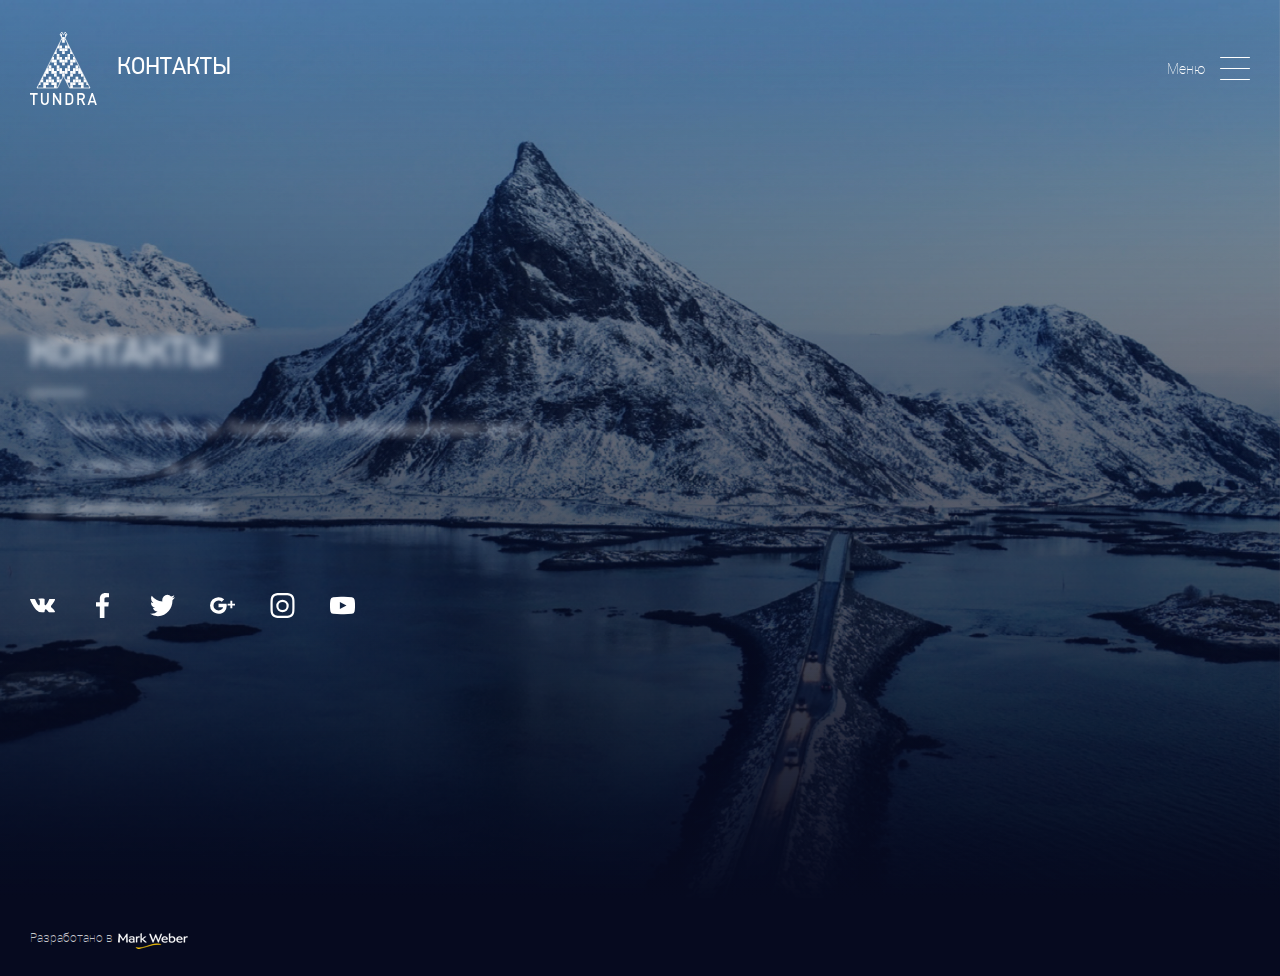
<file: contact.html>
<!doctype html>
<html lang="en">
	<head>
		<meta charset="utf-8">
		<title>Tundra</title>
		<meta http-equiv="X-UA-Compatible" content="IE=Edge">
		<meta name="viewport" content="width=device-width, initial-scale=1.0, minimum-scale=1.0, maximum-scale=1.0, user-scalable=no">

		<link rel="apple-touch-icon" sizes="57x57" href="/apple-icon-57x57.png">
		<link rel="apple-touch-icon" sizes="60x60" href="/apple-icon-60x60.png">
		<link rel="apple-touch-icon" sizes="72x72" href="/apple-icon-72x72.png">
		<link rel="apple-touch-icon" sizes="76x76" href="/apple-icon-76x76.png">
		<link rel="apple-touch-icon" sizes="114x114" href="/apple-icon-114x114.png">
		<link rel="apple-touch-icon" sizes="120x120" href="/apple-icon-120x120.png">
		<link rel="apple-touch-icon" sizes="144x144" href="/apple-icon-144x144.png">
		<link rel="apple-touch-icon" sizes="152x152" href="/apple-icon-152x152.png">
		<link rel="apple-touch-icon" sizes="180x180" href="/apple-icon-180x180.png">
		<link rel="icon" type="image/png" sizes="192x192"  href="/android-icon-192x192.png">
		<link rel="icon" type="image/png" sizes="32x32" href="/favicon-32x32.png">
		<link rel="icon" type="image/png" sizes="96x96" href="/favicon-96x96.png">
		<link rel="icon" type="image/png" sizes="16x16" href="/favicon-16x16.png">
		<link rel="manifest" href="/manifest.json">
		<meta name="msapplication-TileColor" content="#ffffff">
		<meta name="msapplication-TileImage" content="/ms-icon-144x144.png">
		<meta name="theme-color" content="#ffffff">

		<link rel="stylesheet" href="fonts/stylesheet.css">
		<link rel="stylesheet" href="css/libs/slick.css">
		<link rel="stylesheet" href="css/libs/slick-theme.css">
		<link rel="stylesheet" href="css/libs/animate.css">
		<link rel="stylesheet" href="css/style.min.css">
	</head>

	<svg xmlns="http://www.w3.org/2000/svg" style="display: none;">
		<symbol id="icon-fb" viewBox="0 0 16 31">
			<defs>
				<polygon id="path-1" points="0.144593814 0.0766922954 15.8659959 0.0766922954 15.8659959 30.0881535 0.144593814 30.0881535"></polygon>
			</defs>
			<g id="Design" stroke="none" stroke-width="1" fill-rule="evenodd">
				<g id="Artboard" transform="translate(-114.000000, -1003.000000)">
					<g id="Соцсети" transform="translate(50.000000, 1003.000000)">
						<g id="Group-6" transform="translate(64.000000, 0.000000)">
							<mask id="mask-2">
								<use xlink:href="#path-1"></use>
							</mask>
							<g id="Clip-5"></g>
							<path d="M10.3491299,30.0881535 L10.3491299,16.398497 L14.9843464,16.398497 L15.6784495,11.0632315 L10.3491299,11.0632315 L10.3491299,7.65704707 C10.3491299,6.11257217 10.7816247,5.05964746 13.0160165,5.05964746 L15.8659959,5.05866632 L15.8659959,0.286574089 C15.3731299,0.221818974 13.6812536,0.0766105339 11.7134186,0.0766105339 C7.60438763,0.0766105339 4.7916866,2.5628145 4.7916866,7.12903125 L4.7916866,11.0632315 L0.144593814,11.0632315 L0.144593814,16.398497 L4.7916866,16.398497 L4.7916866,30.0881535 L10.3491299,30.0881535 Z" id="fb" mask="url(#mask-2)" class="st4"></path>
						</g>
					</g>
				</g>
			</g>
		</symbol>

		<symbol id="icon-google" viewBox="0 0 27 18">
			<defs></defs>
			<g id="Design" stroke="none" stroke-width="1" fill-rule="evenodd">
				<g id="Artboard" transform="translate(-224.000000, -1010.000000)">
					<g id="Соцсети" transform="translate(50.000000, 1003.000000)">
						<g id="Group-2" transform="translate(174.000000, 7.000000)">
							<polygon id="Fill-9" points="24.0512927 6.94880238 24.0512927 4 21.9488579 4 21.9488579 6.94880238 19 6.94880238 19 9.05119762 21.9488579 9.05119762 21.9488579 12 24.0512927 12 24.0512927 9.05119762 27 9.05119762 27 6.94880238"></polygon>
							<path d="M9.19184828,7.19527631 L9.19184828,10.7886433 L14.1022923,10.7886433 C13.9502829,11.5441199 13.6418462,12.2370279 13.0953322,12.8216439 C11.1269003,14.9279621 7.45723924,14.9066246 5.35692402,12.7866696 C3.25644516,10.6665542 3.27935293,7.2480586 5.40830287,5.15617931 C7.43318608,3.16681638 10.6954161,3.08098499 12.6676114,4.97264453 L12.663848,4.97681578 L15.3402937,2.35246103 C11.7553913,-0.845439878 6.22496486,-0.796187102 2.73414802,2.58123777 C-0.877098244,6.07465534 -0.916041452,11.7833248 2.64693486,15.3239095 C6.20974755,18.8644942 12.3873185,18.8997894 15.7264532,15.3823069 C17.7416824,13.2591433 18.3214126,10.2141346 17.8406767,7.19527631 L9.19184828,7.19527631 Z" id="Fill-11"></path>
						</g>
					</g>
				</g>
			</g>
		</symbol>

		<symbol id="icon-instagram" viewBox="0 0 25 26">
			<defs></defs>
			<g id="Design" stroke="none" stroke-width="1" fill-rule="evenodd">
				<g id="Artboard" transform="translate(-282.000000, -1006.000000)">
					<g id="Соцсети" transform="translate(50.000000, 1003.000000)">
						<g id="Group-4" transform="translate(232.000000, 3.000000)">
							<path d="M12.5,0 C9.10523666,0 8.67959047,0.0150118497 7.34642497,0.0782012635 C6.01577711,0.141565234 5.10725076,0.361157175 4.3121853,0.682515492 C3.49009735,1.01469631 2.79305136,1.45929144 2.09801947,2.1819549 C1.40315542,2.90479292 0.975830816,3.62972561 0.656428332,4.48452826 C0.347432024,5.31157645 0.135951662,6.25645019 0.0753608593,7.64033327 C0.014434374,9.02683469 0,9.4695097 0,13.0000873 C0,16.5306649 0.014434374,16.9733399 0.0753608593,18.3600158 C0.135951662,19.7435498 0.347432024,20.6885981 0.656428332,21.5156463 C0.975830816,22.3704489 1.40315542,23.0955562 2.09801947,23.8180451 C2.79305136,24.5408831 3.49009735,24.9854783 4.3121853,25.3176591 C5.10725076,25.6390174 6.01577711,25.8587839 7.34642497,25.9217987 C8.67959047,25.9851627 9.10523666,26 12.5,26 C15.8949312,26 16.3205774,25.9851627 17.6537429,25.9217987 C18.9842229,25.8587839 19.8929171,25.6390174 20.6879825,25.3176591 C21.5100705,24.9854783 22.2071165,24.5408831 22.9019805,23.8180451 C23.5968446,23.0955562 24.024337,22.3704489 24.3435717,21.5156463 C24.6527358,20.6885981 24.8640483,19.7435498 24.9246391,18.3600158 C24.9855656,16.9733399 25,16.5306649 25,13.0000873 C25,9.4695097 24.9855656,9.02683469 24.9246391,7.64033327 C24.8640483,6.25645019 24.6527358,5.31157645 24.3435717,4.48452826 C24.024337,3.62972561 23.5968446,2.90479292 22.9019805,2.1819549 C22.2071165,1.45929144 21.5100705,1.01469631 20.6879825,0.682515492 C19.8929171,0.361157175 18.9842229,0.141565234 17.6537429,0.0782012635 C16.3205774,0.0150118497 15.8949312,0 12.5,0 M12.5,2.34237222 C15.8376972,2.34237222 16.2329641,2.35563851 17.5510238,2.41830425 C18.7697214,2.47608242 19.4316885,2.68764476 19.8721047,2.86586684 C20.455522,3.10169253 20.8719369,3.38342654 21.309332,3.83814594 C21.7468949,4.29321446 22.0176234,4.72628886 22.2445451,5.33304688 C22.4155757,5.79108285 22.6191675,6.47953326 22.6748909,7.74698722 C22.7349782,9.11777857 22.7477341,9.52885887 22.7477341,13.0000873 C22.7477341,16.4711411 22.7349782,16.882396 22.6748909,18.2531873 C22.6191675,19.5206413 22.4155757,20.2089171 22.2445451,20.6669531 C22.0176234,21.2738857 21.7468949,21.7069601 21.309332,22.1618541 C20.8719369,22.616748 20.455522,22.898482 19.8721047,23.1343077 C19.4316885,23.3123552 18.7697214,23.5242667 17.5510238,23.5820449 C16.2331319,23.644536 15.8378651,23.6576278 12.5,23.6576278 C9.16213494,23.6576278 8.76686808,23.644536 7.44897617,23.5820449 C6.23027862,23.5242667 5.56831151,23.3123552 5.12789527,23.1343077 C4.54447801,22.898482 4.12806311,22.616748 3.69066801,22.1618541 C3.25327291,21.7069601 2.98237664,21.2738857 2.75562269,20.6669531 C2.5844243,20.2089171 2.38083249,19.5206413 2.32527694,18.2531873 C2.26518966,16.882396 2.25226586,16.4711411 2.25226586,13.0000873 C2.25226586,9.52885887 2.26518966,9.11777857 2.32527694,7.74698722 C2.38083249,6.47953326 2.5844243,5.79108285 2.75562269,5.33304688 C2.98237664,4.72628886 3.25327291,4.29321446 3.69066801,3.8383205 C4.12806311,3.38342654 4.54447801,3.10169253 5.12789527,2.86586684 C5.56831151,2.68764476 6.23027862,2.47608242 7.44897617,2.41830425 C8.76703592,2.35563851 9.16230279,2.34237222 12.5,2.34237222" id="Fill-13"></path>
							<path d="M12.499915,17.7192595 C10.1697151,17.7192595 8.28074052,15.8302849 8.28074052,13.499915 C8.28074052,11.1697151 10.1697151,9.28074052 12.499915,9.28074052 C14.8302849,9.28074052 16.7192595,11.1697151 16.7192595,13.499915 C16.7192595,15.8302849 14.8302849,17.7192595 12.499915,17.7192595 M12.499915,7 C8.91011544,7 6,9.91011544 6,13.499915 C6,17.0898846 8.91011544,20 12.499915,20 C16.0898846,20 19,17.0898846 19,13.499915 C19,9.91011544 16.0898846,7 12.499915,7" id="Fill-15"></path>
							<path d="M21,5.49991608 C21,6.3285035 20.3284284,7 19.4999161,7 C18.6715716,7 18,6.3285035 18,5.49991608 C18,4.6714965 18.6715716,4 19.4999161,4 C20.3284284,4 21,4.6714965 21,5.49991608" id="Fill-17"></path>
						</g>
					</g>
				</g>
			</g>
		</symbol>

		<symbol id="icon-twitter" viewBox="0 0 27 23">
			<defs></defs>
			<g id="Design" stroke="none" stroke-width="1" fill-rule="evenodd">
				<g id="Artboard" transform="translate(-169.000000, -1007.000000)">
					<g id="Соцсети" transform="translate(50.000000, 1003.000000)">
						<path d="M146,6.72246011 C145.006797,7.1842117 143.938982,7.49670336 142.8185,7.63693272 C143.962065,6.91806558 144.840505,5.78072541 145.254041,4.42443661 C144.183625,5.09014268 142.998284,5.57319278 141.73638,5.8335457 C140.726109,4.70489532 139.286209,4 137.693183,4 C134.633923,4 132.153679,6.59978072 132.153679,9.80631325 C132.153679,10.2615901 132.202771,10.7044286 132.297214,11.129206 C127.69337,10.887255 123.61181,8.57577082 120.87977,5.0628806 C120.402838,5.92027321 120.129748,6.9177248 120.129748,7.98179811 C120.129748,9.99612552 121.107671,11.7736136 122.594061,12.8146845 C121.686037,12.7843554 120.831817,12.5236617 120.085046,12.0883203 C120.084558,12.1126858 120.084558,12.1370512 120.084558,12.1615871 C120.084558,14.9746937 121.993913,17.3214482 124.527962,17.8549331 C124.063221,17.987495 123.57361,18.0585468 123.068718,18.0585468 C122.71175,18.0585468 122.364698,18.0220838 122.026261,17.9546101 C122.731094,20.2609826 124.776994,21.9399864 127.200995,21.9865023 C125.305294,23.5441898 122.916568,24.4724638 120.321561,24.4724638 C119.874214,24.4724638 119.433368,24.4448609 119,24.3908479 C121.451309,26.0388411 124.363295,27 127.491315,27 C137.680016,27 143.25203,18.1520898 143.25203,10.4795164 C143.25203,10.2276829 143.246666,9.97755323 143.235938,9.72844591 C144.31822,8.90956099 145.257455,7.88706236 146,6.72246011" id="Fill-7"></path>
					</g>
				</g>
			</g>
		</symbol>

		<symbol id="icon-vk" viewBox="0 0 31 18">
			<defs>
				<polygon id="path-1" points="0 0.0966293456 30.9297924 0.0966293456 30.9297924 17.9799447 0 17.9799447"></polygon>
			</defs>
			<g id="Design" stroke="none" stroke-width="1" fill-rule="evenodd">
				<g id="Artboard" transform="translate(-50.000000, -1010.000000)">
					<g id="Соцсети" transform="translate(50.000000, 1003.000000)">
						<g id="Group-3" transform="translate(0.000000, 7.000000)">
							<mask id="mask-2">
								<use xlink:href="#path-1"></use>
							</mask>
							<g id="Clip-2"></g>
							<path d="M15.1331505,17.9050091 L16.981687,17.9050091 C16.981687,17.9050091 17.5400099,17.8426636 17.8254682,17.5312636 C18.0879995,17.2452273 18.0794422,16.7083364 18.0794422,16.7083364 C18.0794422,16.7083364 18.043437,14.1943909 19.1944734,13.8239182 C20.329687,13.4591727 21.7871714,16.2535909 23.3315203,17.3285182 C24.4998328,18.1414636 25.3873693,17.9634273 25.3873693,17.9634273 L29.5179578,17.9050091 C29.5179578,17.9050091 31.6787547,17.7698455 30.6539786,16.0482273 C30.5700203,15.9075 30.0572286,14.7746455 27.5827182,12.4469182 C24.9924422,10.0107 25.3399005,10.4045727 28.4595984,6.19011818 C30.3596401,3.62364545 31.1191401,2.05682727 30.8817964,1.38591818 C30.6557547,0.746590909 29.2580099,0.9153 29.2580099,0.9153 L24.6075255,0.944754545 C24.6075255,0.944754545 24.2624891,0.897136364 24.0069005,1.05193636 C23.756963,1.20379091 23.5966349,1.55773636 23.5966349,1.55773636 C23.5966349,1.55773636 22.860062,3.54362727 21.8788797,5.23284545 C19.8080151,8.79651818 18.9797339,8.98519091 18.6413172,8.76379091 C17.8537234,8.24751818 18.0505411,6.69199091 18.0505411,5.5863 C18.0505411,2.13193636 18.5675307,0.6921 17.0440099,0.319172727 C16.5384839,0.195627273 16.1659995,0.114136364 14.8732026,0.100554545 C13.2135724,0.0835363636 11.8093693,0.105790909 11.0140255,0.500972727 C10.485088,0.763281818 10.0767599,1.34828182 10.3255672,1.38215455 C10.6329839,1.42322727 11.3288693,1.5723 11.6981245,2.08137273 C12.1749109,2.73837273 12.1579578,4.21420909 12.1579578,4.21420909 C12.1579578,4.21420909 12.4319526,8.28008182 11.5184214,8.78506364 C10.8914786,9.13131818 10.031713,8.42424545 8.18543698,5.19062727 C7.2394526,3.53446364 6.5253224,1.7037 6.5253224,1.7037 C6.5253224,1.7037 6.38759844,1.36153636 6.14185885,1.17842727 C5.84396823,0.956536364 5.42756719,0.886172727 5.42756719,0.886172727 L1.00796823,0.9153 C1.00796823,0.9153 0.344697396,0.934118182 0.101056771,1.2267 C-0.115781771,1.48688182 0.0837807292,2.02459091 0.0837807292,2.02459091 C0.0837807292,2.02459091 3.5435099,10.2285 7.4611349,14.3629364 C11.0540672,18.1537364 15.1331505,17.9050091 15.1331505,17.9050091" id="Fill-1" mask="url(#mask-2)"></path>
						</g>
					</g>
				</g>
			</g>
		</symbol>

		<symbol id="icon-youtube" viewBox="0 0 26 18">
			<defs></defs>
			<g id="Design" stroke="none" stroke-width="1" fill-rule="evenodd">
				<g id="Artboard-Copy-7" transform="translate(-337.000000, -4086.000000)">
					<g id="Page-1" transform="translate(50.000000, 4079.000000)">
						<path d="M297.272992,19.5204891 L297.272992,12.3599193 L304.146828,15.9399622 L297.272992,19.5204891 Z M312.549951,9.89509068 C312.23162,8.5217622 311.100409,7.50882557 309.739544,7.35766749 C306.51547,7.00017942 303.252416,6.99856621 300.003817,7.00017942 C296.75473,6.99856621 293.491351,7.00017942 290.267439,7.35766749 C288.90625,7.50882557 287.775525,8.5217622 287.457682,9.89509068 C287.004872,11.8512731 287,13.985877 287,16.0001351 C287,18.0139092 287,20.1488357 287.452322,22.1050181 C287.770166,23.4781853 288.90089,24.4911219 290.262404,24.64228 C293.486154,24.9997681 296.749533,25.0017039 299.998295,24.9997681 C303.247218,25.0017039 306.510272,24.9997681 309.734185,24.6421187 C311.095374,24.4911219 312.226423,23.4781853 312.544592,22.1050181 C312.997239,20.1488357 313,18.0139092 313,16.0001351 C313,13.985877 313.002436,11.8512731 312.549951,9.89509068 Z" id="Fill-19"></path>
					</g>
				</g>
			</g>
		</symbol>
	</svg>
	<!-- . -->

	<body class="hold">

		<div class="header">
			<div class="header__logo">
				<a href="index.html">
					<object data='images/top-logo.svg' type='image/svg+xml'></object>
				</a>

				<div class="header__sign">
					<h5>Контакты</h5>
				</div>
				<!-- .header__sign -->
			</div>
			<!-- .header__logo -->

			<div class="header__menu">
				<span>Меню</span>

				<button class="header__menu-burger">
					<i></i>
					<i></i>
					<i></i>
				</button>
			</div>
			<!-- .header__menu -->
		</div>
		<!-- .header -->

		<div class="contacts">
			<div class="contacts__bg jarallax">
				<img src="images/contacts/bg.jpg" alt="" class="jarallax-img">
			</div>
			<!-- .contacts__bg -->

			<div class="wrapper">
				<div class="contacts__in">
					<div class="contacts__l">
						<div class="contacts__headline">
							<h3 class="wow fadeInUp">Контакты</h3>
						</div>
						<!-- .contacts__headline -->

						<div class="contacts__items">
							<div class="contacts__item map wow fadeInUp">
								<p>Россия, г.Казань, ул. Техническая, 18 (Промышленная зона)</p>
							</div>
							<!-- .contacts__item -->

							<div class="contacts__item tel wow fadeInUp">
								<a href="tel:+7 (999) 876-34-35">+7 (999) 876-34-35</a>
							</div>
							<!-- .contacts__item -->

							<div class="contacts__item email wow fadeInUp">
								<a href="mailto:index@tundra.vodka">index@tundra.vodka</a>
							</div>
							<!-- .contacts__item -->
						</div>
						<!-- .contacts__items -->

						<ul class="home-contacts__social-list">
							<li class="home-contacts__social-list-item">
								<a href="#" class="home-contacts__social-link">

									<svg data-name="Layer 1" xmlns="http://www.w3.org/2000/svg" viewBox="0 0 30.93 17.88">
										<defs>
											<mask id="a" x="0" y="0" width="30.93" height="17.88" maskUnits="userSpaceOnUse"><path d="M0 0h30.93v17.88H0z" fill-rule="evenodd" fill="#fff"/></mask>
										</defs>
										<g mask="url(#a)"><path d="M15.13 17.81H17a1.53 1.53 0 00.85-.38 1.37 1.37 0 00.25-.82s0-2.51 1.11-2.88 2.6 2.43 4.14 3.5a3 3 0 002.06.64l4.13-.06s2.16-.14 1.13-1.86a13.74 13.74 0 00-3.07-3.6c-2.59-2.44-2.24-2 .88-6.26 1.9-2.56 2.66-4.13 2.42-4.8S29.26.82 29.26.82h-4.65A1 1 0 0024 1a1.3 1.3 0 00-.41.5 27.86 27.86 0 01-1.72 3.68C19.81 8.7 19 8.89 18.64 8.67c-.79-.52-.59-2.07-.59-3.18 0-3.45.52-4.89-1-5.27A8.2 8.2 0 0014.87 0 10.16 10.16 0 0011 .4c-.52.27-.93.85-.68.89A2.11 2.11 0 0111.7 2a4.72 4.72 0 01.46 2.14s.27 4.06-.64 4.57C10.89 9 10 8.33 8.19 5.09a29.14 29.14 0 01-1.66-3.48 1.38 1.38 0 00-.39-.53 1.92 1.92 0 00-.71-.29L1 .82s-.66.02-.9.31 0 .8 0 .8 3.46 8.2 7.38 12.34a10.53 10.53 0 007.65 3.54z" fill-rule="evenodd"/></g>
									</svg>

								</a>
							</li>
							<li class="home-contacts__social-list-item">
								<a href="#" class="home-contacts__social-link">

									<svg id="Layer_1" data-name="Layer 1" xmlns="http://www.w3.org/2000/svg" xmlns:xlink="http://www.w3.org/1999/xlink" viewBox="0 0 15.72 30.01">
										<defs>
											<style>
												.cls-1 {
													fill: #fff;
												}
												.cls-1,
												.cls-3 {
													fill-rule: evenodd;
												}
												.cls-2 {
													mask: url("#mask");
												}
											</style>
											<mask id="mask" x="0" y="0" width="15.72" height="30.01" maskUnits="userSpaceOnUse">
												<g id="mask0"><path class="cls-1" d="M0,0H15.72V30H0Z"/></g>
											</mask>
										</defs>
										<title>Artboard 1</title>
										<g class="cls-2"><path class="cls-3" d="M10.2,30V16.32h4.64L15.53,11H10.2V7.58C10.2,6,10.64,5,12.87,5h2.85V.21A39.72,39.72,0,0,0,11.57,0C7.46,0,4.65,2.49,4.65,7.05V11H0v5.33H4.65V30Z"/></g>
									</svg>
								</a>
							</li>
							<li class="home-contacts__social-list-item">
								<a href="#" class="home-contacts__social-link">
									<svg xmlns="http://www.w3.org/2000/svg" viewBox="0 0 27 23"><path d="M27 2.72a10.7 10.7 0 01-3.18.92A5.78 5.78 0 0026.25.42a10.65 10.65 0 01-3.51 1.41 5.41 5.41 0 00-4-1.83 5.68 5.68 0 00-5.54 5.81 5.81 5.81 0 00.15 1.32A15.46 15.46 0 011.88 1.06 6 6 0 001.13 4a5.88 5.88 0 002.46 4.81 5.34 5.34 0 01-2.5-.72.17.17 0 000 .07 5.74 5.74 0 004.45 5.69 5.1 5.1 0 01-1.46.21A5 5 0 013 14a5.59 5.59 0 005.2 4 10.81 10.81 0 01-6.88 2.48A11.41 11.41 0 010 20.39 15.13 15.13 0 008.49 23c10.19 0 15.76-8.85 15.76-16.52v-.75A11.5 11.5 0 0027 2.72z" fill-rule="evenodd"/></svg>
								</a>
							</li>
							<li class="home-contacts__social-list-item">
								<a href="#" class="home-contacts__social-link">

									<svg xmlns="http://www.w3.org/2000/svg" viewBox="0 0 27 18">
										<path d="M24.05 7V4H22v3h-3v2.1h3V12h2.1V9.05H27V7zM9.19 7.2v3.59h4.91a4.1 4.1 0 01-1 2 5.51 5.51 0 01-7.74 0 5.38 5.38 0 010-7.63A5.26 5.26 0 0112.67 5l2.68-2.63a9.29 9.29 0 00-12.61.23 8.88 8.88 0 00-.08 12.74c3.56 3.54 9.74 3.58 13.08.06a9.52 9.52 0 002.1-8.2z"/></svg>
								</a>
							</li>
							<li class="home-contacts__social-list-item">
								<a href="#" class="home-contacts__social-link">

									<svg xmlns="http://www.w3.org/2000/svg" viewBox="0 0 25 26">
										<path d="M12.5 0C9.11 0 8.68 0 7.35.08a8.9 8.9 0 00-3 .6 6.08 6.08 0 00-2.25 1.5 6.35 6.35 0 00-1.44 2.3 9.9 9.9 0 00-.58 3.16C0 9 0 9.47 0 13s0 4 .08 5.36a9.9 9.9 0 00.58 3.16 6.35 6.35 0 001.44 2.3 6.08 6.08 0 002.21 1.5 8.9 8.9 0 003 .6c1.37.08 1.8.08 5.19.08s3.82 0 5.15-.08a8.9 8.9 0 003-.6 6.08 6.08 0 002.21-1.5 6.35 6.35 0 001.44-2.3 9.9 9.9 0 00.58-3.16C25 17 25 16.53 25 13s0-4-.08-5.36a9.9 9.9 0 00-.58-3.16 6.35 6.35 0 00-1.44-2.3 6.08 6.08 0 00-2.21-1.5 8.9 8.9 0 00-3-.6C16.32 0 15.89 0 12.5 0zm0 2.34c3.34 0 3.73 0 5.05.08a6.66 6.66 0 012.32.45 3.71 3.71 0 011.44 1 3.91 3.91 0 01.93 1.49 7.11 7.11 0 01.43 2.42c.07 1.37.08 1.78.08 5.25s0 3.88-.08 5.25a7.11 7.11 0 01-.43 2.42 3.91 3.91 0 01-.93 1.49 3.71 3.71 0 01-1.44 1 6.66 6.66 0 01-2.32.45c-1.32.06-1.71.08-5.05.08s-3.73 0-5-.08a6.66 6.66 0 01-2.32-.45 3.71 3.71 0 01-1.44-1 3.91 3.91 0 01-.93-1.49 7.11 7.11 0 01-.43-2.42c-.06-1.37-.08-1.78-.08-5.25s0-3.88.08-5.25a7.11 7.11 0 01.43-2.42 3.91 3.91 0 01.93-1.49 3.71 3.71 0 011.44-1 6.66 6.66 0 012.32-.45c1.27-.06 1.66-.08 5-.08z"/><path d="M12.5 17.72a4.22 4.22 0 114.22-4.22 4.22 4.22 0 01-4.22 4.22zM12.5 7a6.5 6.5 0 106.5 6.5A6.5 6.5 0 0012.5 7z"/></svg>
								</a>
							</li>
							<li class="home-contacts__social-list-item">
								<a href="#" class="home-contacts__social-link">

									<svg data-name="Layer 1" xmlns="http://www.w3.org/2000/svg" viewBox="0 0 26 18"><path d="M10.27 12.52V5.36l6.88 3.58zM25.55 2.9A3.27 3.27 0 0022.74.36 87.82 87.82 0 0013 0a87.64 87.64 0 00-9.73.36A3.27 3.27 0 00.46 2.9 27 27 0 000 9a27.74 27.74 0 00.45 6.11 3.27 3.27 0 002.81 2.53A87.91 87.91 0 0013 18a87.64 87.64 0 009.73-.36 3.25 3.25 0 002.81-2.53A27.15 27.15 0 0026 9a27.6 27.6 0 00-.45-6.1z" fill-rule="evenodd"/></svg>
								</a>
							</li>
						</ul>
					</div>
					<!-- .contacts__l -->

					<div class="contacts__r">
						<iframe src="https://snazzymaps.com/embed/111953" width="100%" height="100%" style="border:none;"></iframe>
					</div>
					<!-- .contacts__r -->
				</div>
				<!-- .contacts__in -->
			</div>
			<!-- .wrapper -->
		</div>
		<!-- .contacts -->

		<div class="footer footer__classic">
			<div class="wrapper">
				<div class="footer__socials">
					<a href="#" class="footer__socials-item vk">
						<svg class="icon__social icon__vk">
							<use xmlns:xlink="http://www.w3.org/1999/xlink" xlink:href="#icon-vk" xml:space="preserve"></use>
						</svg>
					</a>

					<a href="#" class="footer__socials-item fb">
						<svg class="icon__social icon__fb">
							<use xmlns:xlink="http://www.w3.org/1999/xlink" xlink:href="#icon-fb" xml:space="preserve"></use>
						</svg>
					</a>

					<a href="#" class="footer__socials-item tw">
						<svg class="icon__social icon__twitter">
							<use xmlns:xlink="http://www.w3.org/1999/xlink" xlink:href="#icon-twitter" xml:space="preserve"></use>
						</svg>
					</a>

					<a href="#" class="footer__socials-item google">
						<svg class="icon__social icon__google">
							<use xmlns:xlink="http://www.w3.org/1999/xlink" xlink:href="#icon-google" xml:space="preserve"></use>
						</svg>
					</a>

					<a href="#" class="footer__socials-item instagram">
						<svg class="icon__social icon__instagram">
							<use xmlns:xlink="http://www.w3.org/1999/xlink" xlink:href="#icon-instagram" xml:space="preserve"></use>
						</svg>
					</a>

					<a href="#" class="footer__socials-item youtube">
						<svg class="icon__social icon__youtube">
							<use xmlns:xlink="http://www.w3.org/1999/xlink" xlink:href="#icon-youtube" xml:space="preserve"></use>
						</svg>
					</a>
				</div>
				<!-- .footer__socials -->

				<div class="footer__copy">
					<p>Разработано в</p>
					<a href="#"><img src="images/icons/made.png" alt="лого разработчиков"></a>
				</div>
				<!-- .footer__copy -->
			</div>
		</div>
		<!-- .footer -->

		<div class="menu">
			<div class="menu__in">
				<ul class="list-unstyled">
					<li>
						<a href="index.html">Главная</a>
					</li>
					<li>
						<a href="about.html">О нас</a>
					</li>
					<li>
						<a href="production.html">Продукция</a>
					</li>
					<li>
						<a href="cocktails.html">Коктейли</a>
					</li>
					<li>
						<a href="media.html">Медиатека</a>
					</li>
					<li>
						<a href="contact.html">Контакты</a>
					</li>
				</ul>
			</div>
			<!-- .menu__in -->
		</div>
		<!-- .menu -->

		<div class="preloader">
			<div class="loader">
				<div class="circle item0"></div>
				<div class="circle item1"></div>
				<div class="circle item2"></div>
			</div>
			<!-- .loader -->
		</div>
		<!-- .preloader -->

		<script src="js/libs/jquery.min.js"></script>
		<script src="js/libs/jarallax-element.min.js"></script>
		<script src="js/libs/jarallax.min.js"></script>

		<script src="js/libs/jquery.fullPage.min.js"></script>
		<script src="js/libs/slick.min.js"></script>
		<script src="js/libs/wow.min.js"></script>
		<script src="js/app.js"></script>

	</body>
</html>
</file>
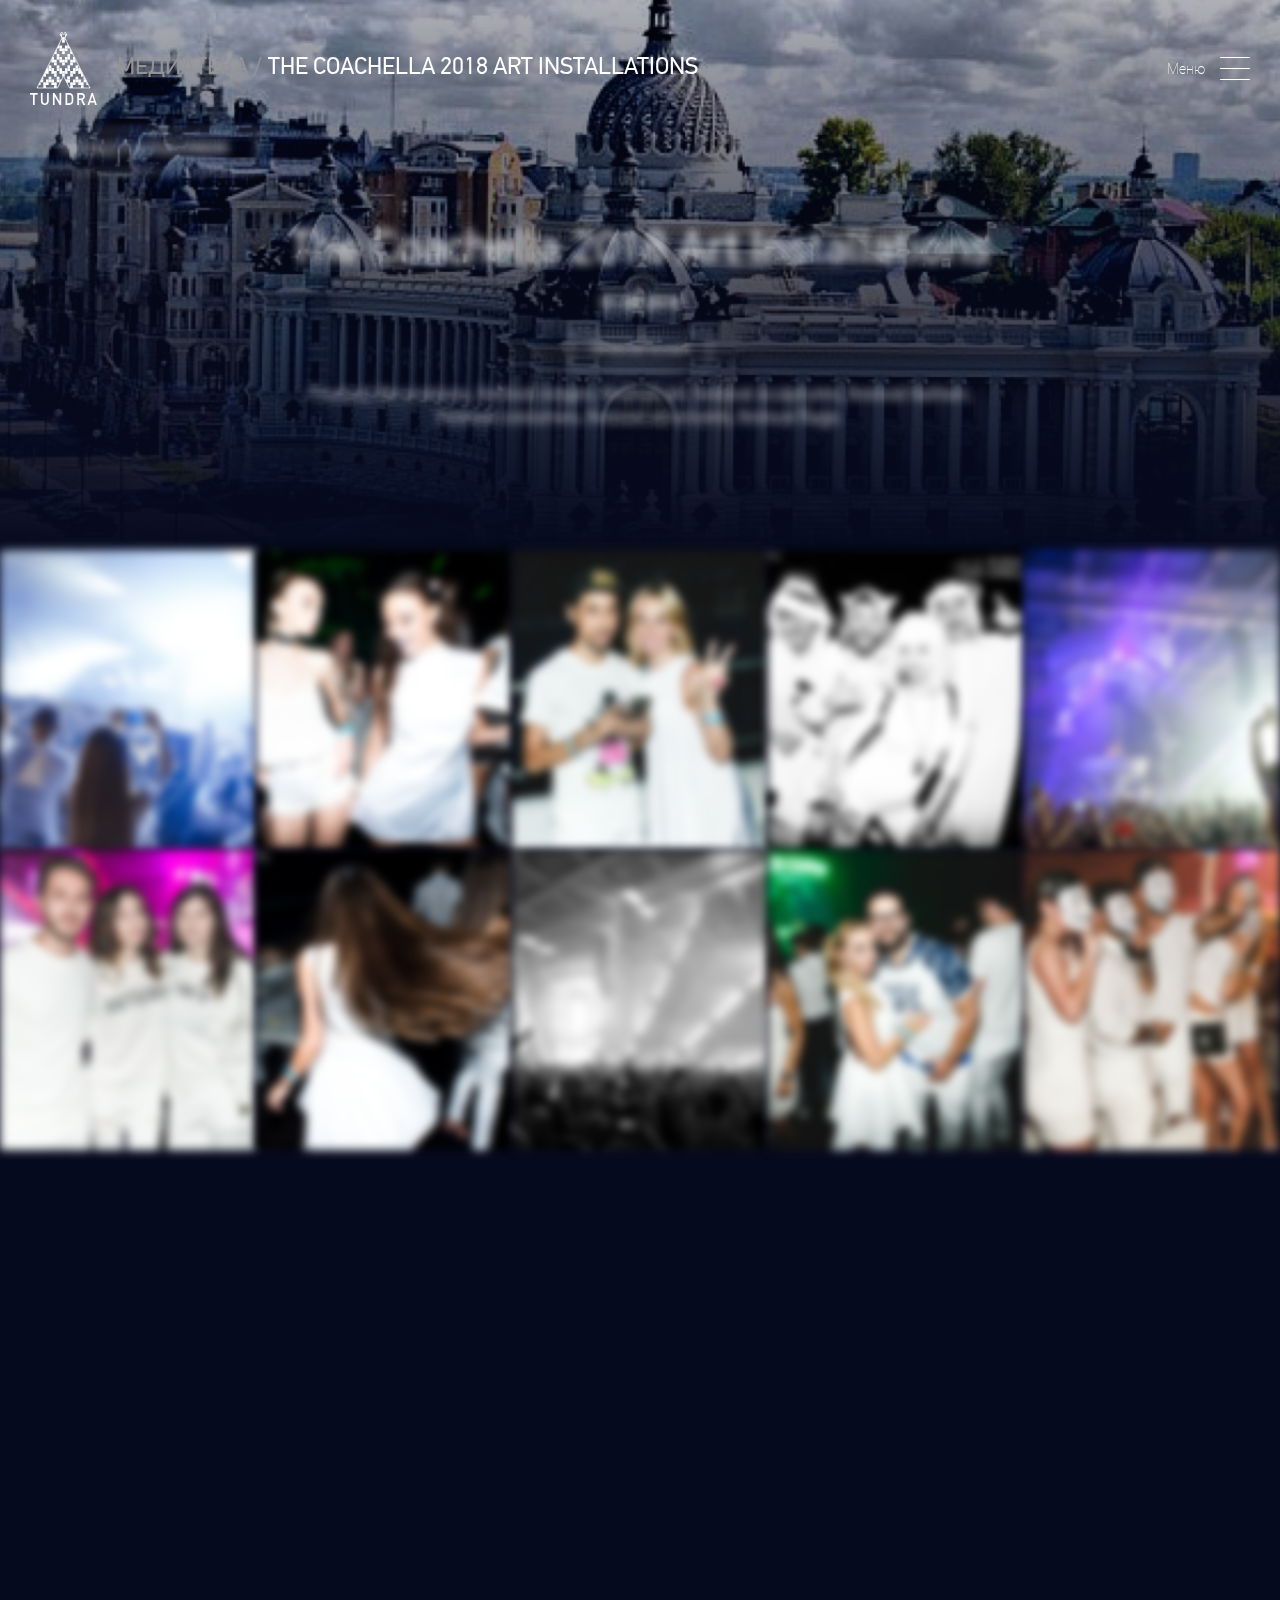
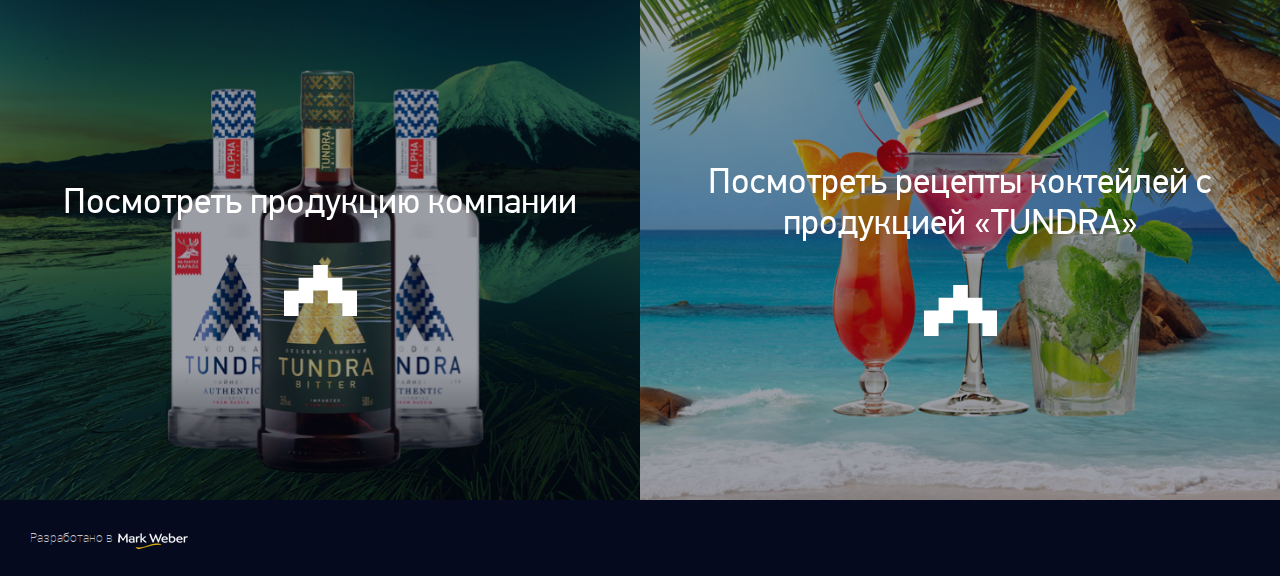
<file: event.html>
<!doctype html> 
<html lang="en">
<head>
    <meta charset="utf-8">
    <title>Tundra</title>
    <meta http-equiv="X-UA-Compatible" content="IE=Edge">
    <meta name="viewport" content="width=device-width, initial-scale=1.0, minimum-scale=1.0, maximum-scale=1.0, user-scalable=no">
    
    <link rel="apple-touch-icon" sizes="57x57" href="/apple-icon-57x57.png">
	<link rel="apple-touch-icon" sizes="60x60" href="/apple-icon-60x60.png">
	<link rel="apple-touch-icon" sizes="72x72" href="/apple-icon-72x72.png">
	<link rel="apple-touch-icon" sizes="76x76" href="/apple-icon-76x76.png">
	<link rel="apple-touch-icon" sizes="114x114" href="/apple-icon-114x114.png">
	<link rel="apple-touch-icon" sizes="120x120" href="/apple-icon-120x120.png">
	<link rel="apple-touch-icon" sizes="144x144" href="/apple-icon-144x144.png">
	<link rel="apple-touch-icon" sizes="152x152" href="/apple-icon-152x152.png">
	<link rel="apple-touch-icon" sizes="180x180" href="/apple-icon-180x180.png">
	<link rel="icon" type="image/png" sizes="192x192"  href="/android-icon-192x192.png">
	<link rel="icon" type="image/png" sizes="32x32" href="/favicon-32x32.png">
	<link rel="icon" type="image/png" sizes="96x96" href="/favicon-96x96.png">
	<link rel="icon" type="image/png" sizes="16x16" href="/favicon-16x16.png">
	<link rel="manifest" href="/manifest.json">
	<meta name="msapplication-TileColor" content="#ffffff">
	<meta name="msapplication-TileImage" content="/ms-icon-144x144.png">
	<meta name="theme-color" content="#ffffff">
	
    <link rel="stylesheet" href="fonts/stylesheet.css">
    <link rel="stylesheet" href="css/libs/slick.css">
    <link rel="stylesheet" href="css/libs/slick-theme.css">
    <link rel="stylesheet" href="css/libs/animate.css">
    <link rel="stylesheet" href="css/libs/venobox.css">
    <link rel="stylesheet" href="css/style.min.css">
</head>

<svg xmlns="http://www.w3.org/2000/svg" style="display: none;">
	<symbol id="icon-fb" viewBox="0 0 16 31">
		<defs>
	        <polygon id="path-1" points="0.144593814 0.0766922954 15.8659959 0.0766922954 15.8659959 30.0881535 0.144593814 30.0881535"></polygon>
	    </defs>
	    <g id="Design" stroke="none" stroke-width="1" fill-rule="evenodd">
	        <g id="Artboard" transform="translate(-114.000000, -1003.000000)">
	            <g id="Соцсети" transform="translate(50.000000, 1003.000000)">
	                <g id="Group-6" transform="translate(64.000000, 0.000000)">
	                    <mask id="mask-2">
	                        <use xlink:href="#path-1"></use>
	                    </mask>
	                    <g id="Clip-5"></g>
	                    <path d="M10.3491299,30.0881535 L10.3491299,16.398497 L14.9843464,16.398497 L15.6784495,11.0632315 L10.3491299,11.0632315 L10.3491299,7.65704707 C10.3491299,6.11257217 10.7816247,5.05964746 13.0160165,5.05964746 L15.8659959,5.05866632 L15.8659959,0.286574089 C15.3731299,0.221818974 13.6812536,0.0766105339 11.7134186,0.0766105339 C7.60438763,0.0766105339 4.7916866,2.5628145 4.7916866,7.12903125 L4.7916866,11.0632315 L0.144593814,11.0632315 L0.144593814,16.398497 L4.7916866,16.398497 L4.7916866,30.0881535 L10.3491299,30.0881535 Z" id="fb" mask="url(#mask-2)" class="st4"></path>
	                </g>
	            </g>
	        </g>
	    </g>
	</symbol>

	<symbol id="icon-google" viewBox="0 0 27 18">
		<defs></defs>
	    <g id="Design" stroke="none" stroke-width="1" fill-rule="evenodd">
	        <g id="Artboard" transform="translate(-224.000000, -1010.000000)">
	            <g id="Соцсети" transform="translate(50.000000, 1003.000000)">
	                <g id="Group-2" transform="translate(174.000000, 7.000000)">
	                    <polygon id="Fill-9" points="24.0512927 6.94880238 24.0512927 4 21.9488579 4 21.9488579 6.94880238 19 6.94880238 19 9.05119762 21.9488579 9.05119762 21.9488579 12 24.0512927 12 24.0512927 9.05119762 27 9.05119762 27 6.94880238"></polygon>
	                    <path d="M9.19184828,7.19527631 L9.19184828,10.7886433 L14.1022923,10.7886433 C13.9502829,11.5441199 13.6418462,12.2370279 13.0953322,12.8216439 C11.1269003,14.9279621 7.45723924,14.9066246 5.35692402,12.7866696 C3.25644516,10.6665542 3.27935293,7.2480586 5.40830287,5.15617931 C7.43318608,3.16681638 10.6954161,3.08098499 12.6676114,4.97264453 L12.663848,4.97681578 L15.3402937,2.35246103 C11.7553913,-0.845439878 6.22496486,-0.796187102 2.73414802,2.58123777 C-0.877098244,6.07465534 -0.916041452,11.7833248 2.64693486,15.3239095 C6.20974755,18.8644942 12.3873185,18.8997894 15.7264532,15.3823069 C17.7416824,13.2591433 18.3214126,10.2141346 17.8406767,7.19527631 L9.19184828,7.19527631 Z" id="Fill-11"></path>
	                </g>
	            </g>
	        </g>
	    </g>
	</symbol>

	<symbol id="icon-instagram" viewBox="0 0 25 26">
		<defs></defs>
	    <g id="Design" stroke="none" stroke-width="1" fill-rule="evenodd">
	        <g id="Artboard" transform="translate(-282.000000, -1006.000000)">
	            <g id="Соцсети" transform="translate(50.000000, 1003.000000)">
	                <g id="Group-4" transform="translate(232.000000, 3.000000)">
	                    <path d="M12.5,0 C9.10523666,0 8.67959047,0.0150118497 7.34642497,0.0782012635 C6.01577711,0.141565234 5.10725076,0.361157175 4.3121853,0.682515492 C3.49009735,1.01469631 2.79305136,1.45929144 2.09801947,2.1819549 C1.40315542,2.90479292 0.975830816,3.62972561 0.656428332,4.48452826 C0.347432024,5.31157645 0.135951662,6.25645019 0.0753608593,7.64033327 C0.014434374,9.02683469 0,9.4695097 0,13.0000873 C0,16.5306649 0.014434374,16.9733399 0.0753608593,18.3600158 C0.135951662,19.7435498 0.347432024,20.6885981 0.656428332,21.5156463 C0.975830816,22.3704489 1.40315542,23.0955562 2.09801947,23.8180451 C2.79305136,24.5408831 3.49009735,24.9854783 4.3121853,25.3176591 C5.10725076,25.6390174 6.01577711,25.8587839 7.34642497,25.9217987 C8.67959047,25.9851627 9.10523666,26 12.5,26 C15.8949312,26 16.3205774,25.9851627 17.6537429,25.9217987 C18.9842229,25.8587839 19.8929171,25.6390174 20.6879825,25.3176591 C21.5100705,24.9854783 22.2071165,24.5408831 22.9019805,23.8180451 C23.5968446,23.0955562 24.024337,22.3704489 24.3435717,21.5156463 C24.6527358,20.6885981 24.8640483,19.7435498 24.9246391,18.3600158 C24.9855656,16.9733399 25,16.5306649 25,13.0000873 C25,9.4695097 24.9855656,9.02683469 24.9246391,7.64033327 C24.8640483,6.25645019 24.6527358,5.31157645 24.3435717,4.48452826 C24.024337,3.62972561 23.5968446,2.90479292 22.9019805,2.1819549 C22.2071165,1.45929144 21.5100705,1.01469631 20.6879825,0.682515492 C19.8929171,0.361157175 18.9842229,0.141565234 17.6537429,0.0782012635 C16.3205774,0.0150118497 15.8949312,0 12.5,0 M12.5,2.34237222 C15.8376972,2.34237222 16.2329641,2.35563851 17.5510238,2.41830425 C18.7697214,2.47608242 19.4316885,2.68764476 19.8721047,2.86586684 C20.455522,3.10169253 20.8719369,3.38342654 21.309332,3.83814594 C21.7468949,4.29321446 22.0176234,4.72628886 22.2445451,5.33304688 C22.4155757,5.79108285 22.6191675,6.47953326 22.6748909,7.74698722 C22.7349782,9.11777857 22.7477341,9.52885887 22.7477341,13.0000873 C22.7477341,16.4711411 22.7349782,16.882396 22.6748909,18.2531873 C22.6191675,19.5206413 22.4155757,20.2089171 22.2445451,20.6669531 C22.0176234,21.2738857 21.7468949,21.7069601 21.309332,22.1618541 C20.8719369,22.616748 20.455522,22.898482 19.8721047,23.1343077 C19.4316885,23.3123552 18.7697214,23.5242667 17.5510238,23.5820449 C16.2331319,23.644536 15.8378651,23.6576278 12.5,23.6576278 C9.16213494,23.6576278 8.76686808,23.644536 7.44897617,23.5820449 C6.23027862,23.5242667 5.56831151,23.3123552 5.12789527,23.1343077 C4.54447801,22.898482 4.12806311,22.616748 3.69066801,22.1618541 C3.25327291,21.7069601 2.98237664,21.2738857 2.75562269,20.6669531 C2.5844243,20.2089171 2.38083249,19.5206413 2.32527694,18.2531873 C2.26518966,16.882396 2.25226586,16.4711411 2.25226586,13.0000873 C2.25226586,9.52885887 2.26518966,9.11777857 2.32527694,7.74698722 C2.38083249,6.47953326 2.5844243,5.79108285 2.75562269,5.33304688 C2.98237664,4.72628886 3.25327291,4.29321446 3.69066801,3.8383205 C4.12806311,3.38342654 4.54447801,3.10169253 5.12789527,2.86586684 C5.56831151,2.68764476 6.23027862,2.47608242 7.44897617,2.41830425 C8.76703592,2.35563851 9.16230279,2.34237222 12.5,2.34237222" id="Fill-13"></path>
	                    <path d="M12.499915,17.7192595 C10.1697151,17.7192595 8.28074052,15.8302849 8.28074052,13.499915 C8.28074052,11.1697151 10.1697151,9.28074052 12.499915,9.28074052 C14.8302849,9.28074052 16.7192595,11.1697151 16.7192595,13.499915 C16.7192595,15.8302849 14.8302849,17.7192595 12.499915,17.7192595 M12.499915,7 C8.91011544,7 6,9.91011544 6,13.499915 C6,17.0898846 8.91011544,20 12.499915,20 C16.0898846,20 19,17.0898846 19,13.499915 C19,9.91011544 16.0898846,7 12.499915,7" id="Fill-15"></path>
	                    <path d="M21,5.49991608 C21,6.3285035 20.3284284,7 19.4999161,7 C18.6715716,7 18,6.3285035 18,5.49991608 C18,4.6714965 18.6715716,4 19.4999161,4 C20.3284284,4 21,4.6714965 21,5.49991608" id="Fill-17"></path>
	                </g>
	            </g>
	        </g>
	    </g>
	</symbol>

	<symbol id="icon-twitter" viewBox="0 0 27 23">
		<defs></defs>
	    <g id="Design" stroke="none" stroke-width="1" fill-rule="evenodd">
	        <g id="Artboard" transform="translate(-169.000000, -1007.000000)">
	            <g id="Соцсети" transform="translate(50.000000, 1003.000000)">
	                <path d="M146,6.72246011 C145.006797,7.1842117 143.938982,7.49670336 142.8185,7.63693272 C143.962065,6.91806558 144.840505,5.78072541 145.254041,4.42443661 C144.183625,5.09014268 142.998284,5.57319278 141.73638,5.8335457 C140.726109,4.70489532 139.286209,4 137.693183,4 C134.633923,4 132.153679,6.59978072 132.153679,9.80631325 C132.153679,10.2615901 132.202771,10.7044286 132.297214,11.129206 C127.69337,10.887255 123.61181,8.57577082 120.87977,5.0628806 C120.402838,5.92027321 120.129748,6.9177248 120.129748,7.98179811 C120.129748,9.99612552 121.107671,11.7736136 122.594061,12.8146845 C121.686037,12.7843554 120.831817,12.5236617 120.085046,12.0883203 C120.084558,12.1126858 120.084558,12.1370512 120.084558,12.1615871 C120.084558,14.9746937 121.993913,17.3214482 124.527962,17.8549331 C124.063221,17.987495 123.57361,18.0585468 123.068718,18.0585468 C122.71175,18.0585468 122.364698,18.0220838 122.026261,17.9546101 C122.731094,20.2609826 124.776994,21.9399864 127.200995,21.9865023 C125.305294,23.5441898 122.916568,24.4724638 120.321561,24.4724638 C119.874214,24.4724638 119.433368,24.4448609 119,24.3908479 C121.451309,26.0388411 124.363295,27 127.491315,27 C137.680016,27 143.25203,18.1520898 143.25203,10.4795164 C143.25203,10.2276829 143.246666,9.97755323 143.235938,9.72844591 C144.31822,8.90956099 145.257455,7.88706236 146,6.72246011" id="Fill-7"></path>
	            </g>
	        </g>
	    </g>
	</symbol>

	<symbol id="icon-vk" viewBox="0 0 31 18">
		<defs>
        	<polygon id="path-1" points="0 0.0966293456 30.9297924 0.0966293456 30.9297924 17.9799447 0 17.9799447"></polygon>
	    </defs>
	    <g id="Design" stroke="none" stroke-width="1" fill-rule="evenodd">
	        <g id="Artboard" transform="translate(-50.000000, -1010.000000)">
	            <g id="Соцсети" transform="translate(50.000000, 1003.000000)">
	                <g id="Group-3" transform="translate(0.000000, 7.000000)">
	                    <mask id="mask-2">
	                        <use xlink:href="#path-1"></use>
	                    </mask>
	                    <g id="Clip-2"></g>
	                    <path d="M15.1331505,17.9050091 L16.981687,17.9050091 C16.981687,17.9050091 17.5400099,17.8426636 17.8254682,17.5312636 C18.0879995,17.2452273 18.0794422,16.7083364 18.0794422,16.7083364 C18.0794422,16.7083364 18.043437,14.1943909 19.1944734,13.8239182 C20.329687,13.4591727 21.7871714,16.2535909 23.3315203,17.3285182 C24.4998328,18.1414636 25.3873693,17.9634273 25.3873693,17.9634273 L29.5179578,17.9050091 C29.5179578,17.9050091 31.6787547,17.7698455 30.6539786,16.0482273 C30.5700203,15.9075 30.0572286,14.7746455 27.5827182,12.4469182 C24.9924422,10.0107 25.3399005,10.4045727 28.4595984,6.19011818 C30.3596401,3.62364545 31.1191401,2.05682727 30.8817964,1.38591818 C30.6557547,0.746590909 29.2580099,0.9153 29.2580099,0.9153 L24.6075255,0.944754545 C24.6075255,0.944754545 24.2624891,0.897136364 24.0069005,1.05193636 C23.756963,1.20379091 23.5966349,1.55773636 23.5966349,1.55773636 C23.5966349,1.55773636 22.860062,3.54362727 21.8788797,5.23284545 C19.8080151,8.79651818 18.9797339,8.98519091 18.6413172,8.76379091 C17.8537234,8.24751818 18.0505411,6.69199091 18.0505411,5.5863 C18.0505411,2.13193636 18.5675307,0.6921 17.0440099,0.319172727 C16.5384839,0.195627273 16.1659995,0.114136364 14.8732026,0.100554545 C13.2135724,0.0835363636 11.8093693,0.105790909 11.0140255,0.500972727 C10.485088,0.763281818 10.0767599,1.34828182 10.3255672,1.38215455 C10.6329839,1.42322727 11.3288693,1.5723 11.6981245,2.08137273 C12.1749109,2.73837273 12.1579578,4.21420909 12.1579578,4.21420909 C12.1579578,4.21420909 12.4319526,8.28008182 11.5184214,8.78506364 C10.8914786,9.13131818 10.031713,8.42424545 8.18543698,5.19062727 C7.2394526,3.53446364 6.5253224,1.7037 6.5253224,1.7037 C6.5253224,1.7037 6.38759844,1.36153636 6.14185885,1.17842727 C5.84396823,0.956536364 5.42756719,0.886172727 5.42756719,0.886172727 L1.00796823,0.9153 C1.00796823,0.9153 0.344697396,0.934118182 0.101056771,1.2267 C-0.115781771,1.48688182 0.0837807292,2.02459091 0.0837807292,2.02459091 C0.0837807292,2.02459091 3.5435099,10.2285 7.4611349,14.3629364 C11.0540672,18.1537364 15.1331505,17.9050091 15.1331505,17.9050091" id="Fill-1" mask="url(#mask-2)"></path>
	                </g>
	            </g>
	        </g>
	    </g>
	</symbol>

	<symbol id="icon-youtube" viewBox="0 0 26 18">
		<defs></defs>
	    <g id="Design" stroke="none" stroke-width="1" fill-rule="evenodd">
	        <g id="Artboard-Copy-7" transform="translate(-337.000000, -4086.000000)">
	            <g id="Page-1" transform="translate(50.000000, 4079.000000)">
	                <path d="M297.272992,19.5204891 L297.272992,12.3599193 L304.146828,15.9399622 L297.272992,19.5204891 Z M312.549951,9.89509068 C312.23162,8.5217622 311.100409,7.50882557 309.739544,7.35766749 C306.51547,7.00017942 303.252416,6.99856621 300.003817,7.00017942 C296.75473,6.99856621 293.491351,7.00017942 290.267439,7.35766749 C288.90625,7.50882557 287.775525,8.5217622 287.457682,9.89509068 C287.004872,11.8512731 287,13.985877 287,16.0001351 C287,18.0139092 287,20.1488357 287.452322,22.1050181 C287.770166,23.4781853 288.90089,24.4911219 290.262404,24.64228 C293.486154,24.9997681 296.749533,25.0017039 299.998295,24.9997681 C303.247218,25.0017039 306.510272,24.9997681 309.734185,24.6421187 C311.095374,24.4911219 312.226423,23.4781853 312.544592,22.1050181 C312.997239,20.1488357 313,18.0139092 313,16.0001351 C313,13.985877 313.002436,11.8512731 312.549951,9.89509068 Z" id="Fill-19"></path>
	            </g>
	        </g>
	    </g>
	</symbol>
</svg> <!-- . -->

<body class="hold">

<div class="header">
	<div class="header__logo">
		<a href="index.html">
			<object data='images/top-logo.svg' type='image/svg+xml'></object>
		</a>

		<div class="header__sign header__sign-breadcrumbs">
			<h5><a href="#">МЕДИАТЕКА</a><a href="#">The Coachella 2018 Art Installations</a></h5>
		</div> <!-- .header__sign -->
	</div> <!-- .header__logo -->

	<div class="header__menu">
		<span>Меню</span>

		<button class="header__menu-burger">
			<i></i>
			<i></i>
			<i></i>
		</button>
	</div> <!-- .header__menu -->
</div> <!-- .header -->

<div class="media event">
	<a href="#" class="btn-back btn-bordered wow fadeInUp">Назад к альбомам</a>

	<div class="media__in">
		<div class="media__top jarallax">
			<img src="images/name_event/top.jpg" alt="" class="jarallax-img">

			<div class="media__top-in">
				<div class="media__headline">
					<h3 class="wow fadeInUp">The Coachella 2018 Art Installations</h3>
					<p class="date wow fadeInUp">31.08.2018</p>
					<!-- <a href="#" class="btn btn-blue">Приключения</a> -->

					<div class="media__tags">
						<a href="#" class="media__tag active wow fadeInUp">Приключения</a>
					</div> <!-- .media__tags -->

					<p class="wow fadeInUp">Festival decorations, festival stages, festival art, festival sculptures, festival fashion, festival costumes, festival structures, festival flags.</p>
				</div> <!-- .media__headline -->

				
			</div> <!-- .media__top-in -->
		</div> <!-- .media__top -->

		<div class="media__items">
			<a href="images/name_event/1.jpg" class="media__item venobox wow fadeInUp" data-gall="event">
				<img src="images/name_event/1.jpg" alt="">
			</a> <!-- .media__item -->

			<a href="images/name_event/2.jpg" class="media__item venobox wow fadeInUp" data-gall="event">
				<img src="images/name_event/2.jpg" alt="">
			</a> <!-- .media__item -->

			<a href="images/name_event/3.jpg" class="media__item venobox wow fadeInUp" data-gall="event">
				<img src="images/name_event/3.jpg" alt="">
			</a> <!-- .media__item -->

			<a href="images/name_event/4.jpg" class="media__item venobox wow fadeInUp" data-gall="event">
				<img src="images/name_event/4.jpg" alt="">
			</a> <!-- .media__item -->

			<a href="images/name_event/5.jpg" class="media__item venobox wow fadeInUp" data-gall="event">
				<img src="images/name_event/5.jpg" alt="">
			</a> <!-- .media__item -->

			<a href="images/name_event/6.jpg" class="media__item venobox wow fadeInUp" data-gall="event">
				<img src="images/name_event/6.jpg" alt="">
			</a> <!-- .media__item -->

			<a href="images/name_event/7.jpg" class="media__item venobox wow fadeInUp" data-gall="event">
				<img src="images/name_event/7.jpg" alt="">
			</a> <!-- .media__item -->

			<a href="images/name_event/8.jpg" class="media__item venobox wow fadeInUp" data-gall="event">
				<img src="images/name_event/8.jpg" alt="">
			</a> <!-- .media__item -->

			<a href="images/name_event/9.jpg" class="media__item venobox wow fadeInUp" data-gall="event">
				<img src="images/name_event/9.jpg" alt="">
			</a> <!-- .media__item -->

			<a href="images/name_event/10.jpg" class="media__item venobox wow fadeInUp" data-gall="event">
				<img src="images/name_event/10.jpg" alt="">
			</a> <!-- .media__item -->

			<a href="images/name_event/11.jpg" class="media__item venobox wow fadeInUp" data-gall="event">
				<img src="images/name_event/11.jpg" alt="">
			</a> <!-- .media__item -->

			<a href="images/name_event/12.jpg" class="media__item venobox wow fadeInUp" data-gall="event">
				<img src="images/name_event/12.jpg" alt="">
			</a> <!-- .media__item -->

			<a href="images/name_event/13.jpg" class="media__item venobox wow fadeInUp" data-gall="event">
				<img src="images/name_event/13.jpg" alt="">
			</a> <!-- .media__item -->

			<a href="images/name_event/14.jpg" class="media__item venobox wow fadeInUp" data-gall="event">
				<img src="images/name_event/14.jpg" alt="">
			</a> <!-- .media__item -->

			<a href="images/name_event/6.jpg" class="media__item venobox wow fadeInUp" data-gall="event">
				<img src="images/name_event/6.jpg" alt="">
			</a> <!-- .media__item -->
		</div> <!-- .media__items -->

		<div class="event__bottom wow fadeInUp">
			<div class="btn btn-bordered">Показать еще</div>
		</div> <!-- .events__bottom -->
	</div> <!-- .media__in -->
</div> <!-- .media -->

<div class="before__footer">
	<div class="before__footer-item before__footer-l">
		<a href="#">Посмотреть продукцию компании</a>

		<img src="images/about/bottom-1.jpg" alt="">
	</div> <!-- .before__footer-l -->

	<div class="before__footer-item before__footer-r">
		<a href="#">Посмотреть рецепты коктейлей с продукцией «TUNDRA»</a>

		<img src="images/about/bottom-2.jpg" alt="">
	</div> <!-- .before__footer-r -->
</div> <!-- .before__footer -->

<div class="footer footer__classic">
	<div class="wrapper">
		<div class="footer__socials">
			<a href="#" class="footer__socials-item vk">
				<svg class="icon__social icon__vk">
				   	<use xmlns:xlink="http://www.w3.org/1999/xlink" xlink:href="#icon-vk" xml:space="preserve"></use>
				</svg>
			</a>

			<a href="#" class="footer__socials-item fb">
				<svg class="icon__social icon__fb">
				   	<use xmlns:xlink="http://www.w3.org/1999/xlink" xlink:href="#icon-fb" xml:space="preserve"></use>
				</svg>
			</a>

			<a href="#" class="footer__socials-item tw">
				<svg class="icon__social icon__twitter">
				   	<use xmlns:xlink="http://www.w3.org/1999/xlink" xlink:href="#icon-twitter" xml:space="preserve"></use>
				</svg>
			</a>

			<a href="#" class="footer__socials-item google">
				<svg class="icon__social icon__google">
				   	<use xmlns:xlink="http://www.w3.org/1999/xlink" xlink:href="#icon-google" xml:space="preserve"></use>
				</svg>
			</a>

			<a href="#" class="footer__socials-item instagram">
				<svg class="icon__social icon__instagram">
				   	<use xmlns:xlink="http://www.w3.org/1999/xlink" xlink:href="#icon-instagram" xml:space="preserve"></use>
				</svg>
			</a>

			<a href="#" class="footer__socials-item youtube">
				<svg class="icon__social icon__youtube">
				   	<use xmlns:xlink="http://www.w3.org/1999/xlink" xlink:href="#icon-youtube" xml:space="preserve"></use>
				</svg>
			</a>
		</div> <!-- .footer__socials -->

		<div class="footer__copy">
			<p>Разработано в</p>
			<a href="#"><img src="images/icons/made.png" alt="лого разработчиков"></a>
		</div> <!-- .footer__copy -->
	</div>
</div> <!-- .footer -->

<div class="menu">
	<div class="menu__in">
		<ul class="list-unstyled">
			<li><a href="index.html">Главная</a></li>
			<li><a href="about.html">О нас</a></li>
			<li><a href="production.html">Продукция</a></li>
			<li><a href="cocktails.html">Коктейли</a></li>
			<li><a href="media.html">Медиатека</a></li>
			<li><a href="contact.html">Контакты</a></li>
		</ul>
	</div> <!-- .menu__in -->
</div> <!-- .menu -->

<div class="preloader">
	<div class="loader">
		<div class="circle item0"></div>
		<div class="circle item1"></div>
		<div class="circle item2"></div>
	</div> <!-- .loader -->
</div> <!-- .preloader -->

<script src="js/libs/jquery.min.js"></script>
<script src="js/libs/jarallax-element.min.js"></script>
<script src="js/libs/jarallax.min.js"></script>

<script src="js/libs/jquery.fullPage.min.js"></script>
<script src="js/libs/slick.min.js"></script>
<script src="js/libs/wow.min.js"></script>
<script src="js/libs/venobox.min.js"></script>
<script src="js/app.js"></script>

<script>
	$(document).ready(function(){
	    $('.venobox').venobox({
	        bgcolor: '#5dff5e',         // default: '#fff'
	        titleattr: 'data-title',    // default: 'title'
	        numeratio: false,            // default: false
	        infinigall: true            // default: false
	    });
	});
</script>

</body>
</html>
</file>
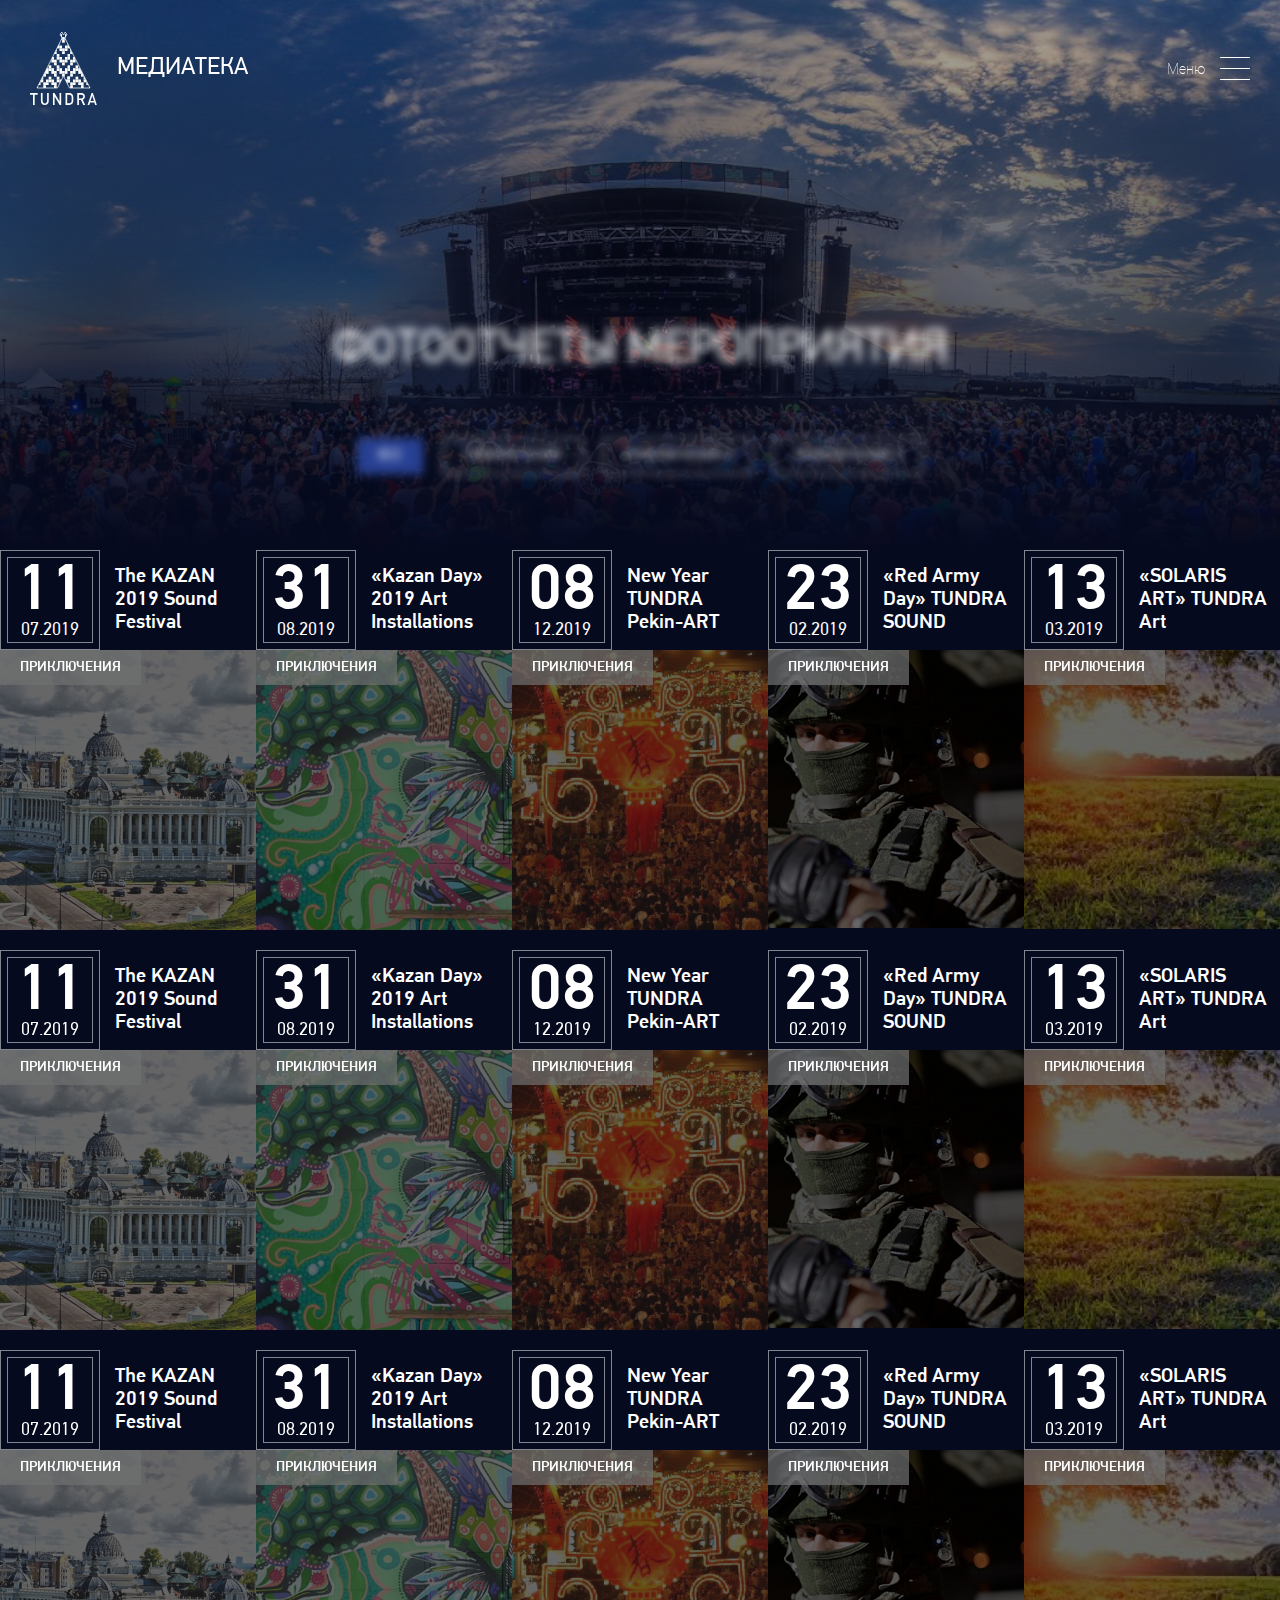
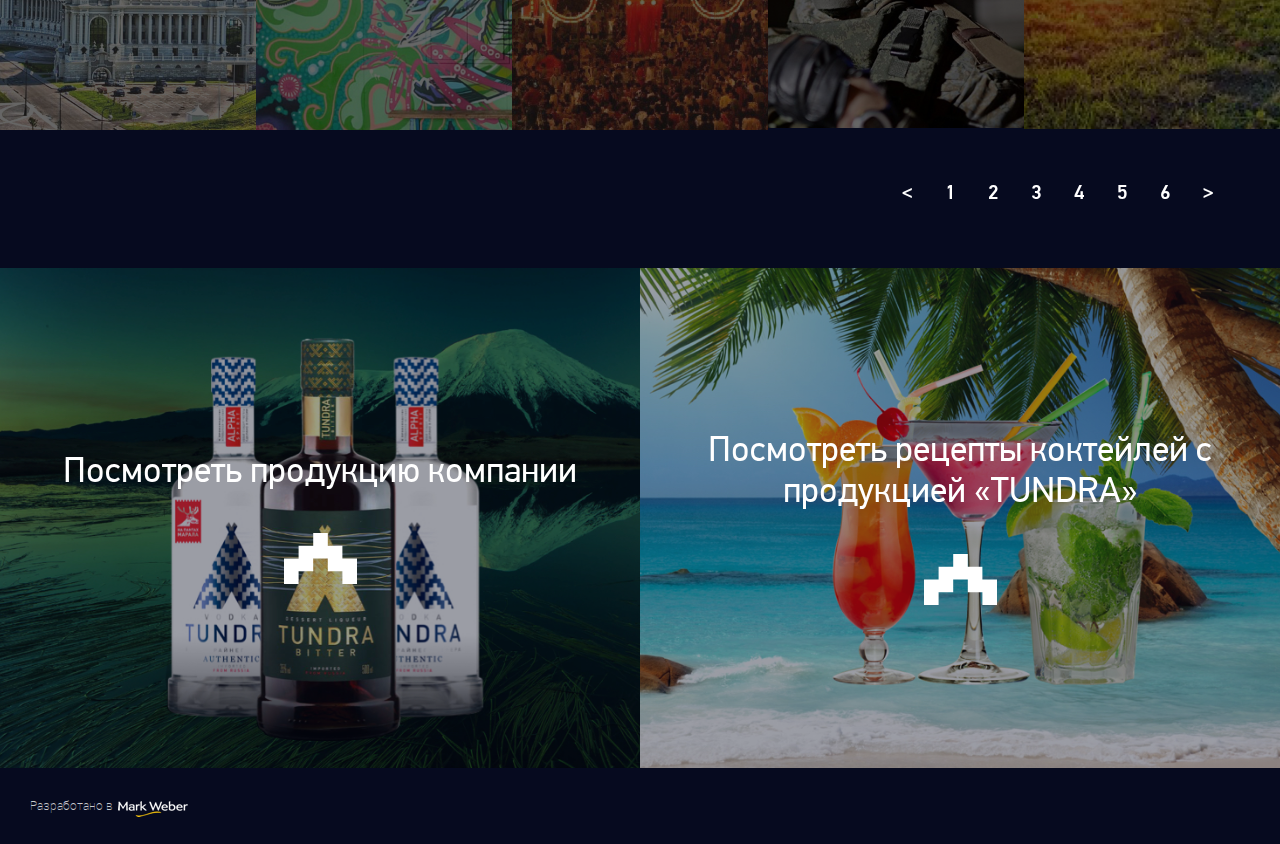
<file: media.html>
<!doctype html> 
<html lang="en">
<head>
    <meta charset="utf-8">
    <title>Tundra</title>
    <meta http-equiv="X-UA-Compatible" content="IE=Edge">
    <meta name="viewport" content="width=device-width, initial-scale=1.0, minimum-scale=1.0, maximum-scale=1.0, user-scalable=no">
    
    <link rel="apple-touch-icon" sizes="57x57" href="/apple-icon-57x57.png">
	<link rel="apple-touch-icon" sizes="60x60" href="/apple-icon-60x60.png">
	<link rel="apple-touch-icon" sizes="72x72" href="/apple-icon-72x72.png">
	<link rel="apple-touch-icon" sizes="76x76" href="/apple-icon-76x76.png">
	<link rel="apple-touch-icon" sizes="114x114" href="/apple-icon-114x114.png">
	<link rel="apple-touch-icon" sizes="120x120" href="/apple-icon-120x120.png">
	<link rel="apple-touch-icon" sizes="144x144" href="/apple-icon-144x144.png">
	<link rel="apple-touch-icon" sizes="152x152" href="/apple-icon-152x152.png">
	<link rel="apple-touch-icon" sizes="180x180" href="/apple-icon-180x180.png">
	<link rel="icon" type="image/png" sizes="192x192"  href="/android-icon-192x192.png">
	<link rel="icon" type="image/png" sizes="32x32" href="/favicon-32x32.png">
	<link rel="icon" type="image/png" sizes="96x96" href="/favicon-96x96.png">
	<link rel="icon" type="image/png" sizes="16x16" href="/favicon-16x16.png">
	<link rel="manifest" href="/manifest.json">
	<meta name="msapplication-TileColor" content="#ffffff">
	<meta name="msapplication-TileImage" content="/ms-icon-144x144.png">
	<meta name="theme-color" content="#ffffff">
	
    <link rel="stylesheet" href="fonts/stylesheet.css">
    <link rel="stylesheet" href="css/libs/slick.css">
    <link rel="stylesheet" href="css/libs/slick-theme.css">
    <link rel="stylesheet" href="css/libs/animate.css">
    <link rel="stylesheet" href="css/style.min.css">
</head>

<svg xmlns="http://www.w3.org/2000/svg" style="display: none;">
	<symbol id="icon-fb" viewBox="0 0 16 31">
		<defs>
	        <polygon id="path-1" points="0.144593814 0.0766922954 15.8659959 0.0766922954 15.8659959 30.0881535 0.144593814 30.0881535"></polygon>
	    </defs>
	    <g id="Design" stroke="none" stroke-width="1" fill-rule="evenodd">
	        <g id="Artboard" transform="translate(-114.000000, -1003.000000)">
	            <g id="Соцсети" transform="translate(50.000000, 1003.000000)">
	                <g id="Group-6" transform="translate(64.000000, 0.000000)">
	                    <mask id="mask-2">
	                        <use xlink:href="#path-1"></use>
	                    </mask>
	                    <g id="Clip-5"></g>
	                    <path d="M10.3491299,30.0881535 L10.3491299,16.398497 L14.9843464,16.398497 L15.6784495,11.0632315 L10.3491299,11.0632315 L10.3491299,7.65704707 C10.3491299,6.11257217 10.7816247,5.05964746 13.0160165,5.05964746 L15.8659959,5.05866632 L15.8659959,0.286574089 C15.3731299,0.221818974 13.6812536,0.0766105339 11.7134186,0.0766105339 C7.60438763,0.0766105339 4.7916866,2.5628145 4.7916866,7.12903125 L4.7916866,11.0632315 L0.144593814,11.0632315 L0.144593814,16.398497 L4.7916866,16.398497 L4.7916866,30.0881535 L10.3491299,30.0881535 Z" id="fb" mask="url(#mask-2)" class="st4"></path>
	                </g>
	            </g>
	        </g>
	    </g>
	</symbol>

	<symbol id="icon-google" viewBox="0 0 27 18">
		<defs></defs>
	    <g id="Design" stroke="none" stroke-width="1" fill-rule="evenodd">
	        <g id="Artboard" transform="translate(-224.000000, -1010.000000)">
	            <g id="Соцсети" transform="translate(50.000000, 1003.000000)">
	                <g id="Group-2" transform="translate(174.000000, 7.000000)">
	                    <polygon id="Fill-9" points="24.0512927 6.94880238 24.0512927 4 21.9488579 4 21.9488579 6.94880238 19 6.94880238 19 9.05119762 21.9488579 9.05119762 21.9488579 12 24.0512927 12 24.0512927 9.05119762 27 9.05119762 27 6.94880238"></polygon>
	                    <path d="M9.19184828,7.19527631 L9.19184828,10.7886433 L14.1022923,10.7886433 C13.9502829,11.5441199 13.6418462,12.2370279 13.0953322,12.8216439 C11.1269003,14.9279621 7.45723924,14.9066246 5.35692402,12.7866696 C3.25644516,10.6665542 3.27935293,7.2480586 5.40830287,5.15617931 C7.43318608,3.16681638 10.6954161,3.08098499 12.6676114,4.97264453 L12.663848,4.97681578 L15.3402937,2.35246103 C11.7553913,-0.845439878 6.22496486,-0.796187102 2.73414802,2.58123777 C-0.877098244,6.07465534 -0.916041452,11.7833248 2.64693486,15.3239095 C6.20974755,18.8644942 12.3873185,18.8997894 15.7264532,15.3823069 C17.7416824,13.2591433 18.3214126,10.2141346 17.8406767,7.19527631 L9.19184828,7.19527631 Z" id="Fill-11"></path>
	                </g>
	            </g>
	        </g>
	    </g>
	</symbol>

	<symbol id="icon-instagram" viewBox="0 0 25 26">
		<defs></defs>
	    <g id="Design" stroke="none" stroke-width="1" fill-rule="evenodd">
	        <g id="Artboard" transform="translate(-282.000000, -1006.000000)">
	            <g id="Соцсети" transform="translate(50.000000, 1003.000000)">
	                <g id="Group-4" transform="translate(232.000000, 3.000000)">
	                    <path d="M12.5,0 C9.10523666,0 8.67959047,0.0150118497 7.34642497,0.0782012635 C6.01577711,0.141565234 5.10725076,0.361157175 4.3121853,0.682515492 C3.49009735,1.01469631 2.79305136,1.45929144 2.09801947,2.1819549 C1.40315542,2.90479292 0.975830816,3.62972561 0.656428332,4.48452826 C0.347432024,5.31157645 0.135951662,6.25645019 0.0753608593,7.64033327 C0.014434374,9.02683469 0,9.4695097 0,13.0000873 C0,16.5306649 0.014434374,16.9733399 0.0753608593,18.3600158 C0.135951662,19.7435498 0.347432024,20.6885981 0.656428332,21.5156463 C0.975830816,22.3704489 1.40315542,23.0955562 2.09801947,23.8180451 C2.79305136,24.5408831 3.49009735,24.9854783 4.3121853,25.3176591 C5.10725076,25.6390174 6.01577711,25.8587839 7.34642497,25.9217987 C8.67959047,25.9851627 9.10523666,26 12.5,26 C15.8949312,26 16.3205774,25.9851627 17.6537429,25.9217987 C18.9842229,25.8587839 19.8929171,25.6390174 20.6879825,25.3176591 C21.5100705,24.9854783 22.2071165,24.5408831 22.9019805,23.8180451 C23.5968446,23.0955562 24.024337,22.3704489 24.3435717,21.5156463 C24.6527358,20.6885981 24.8640483,19.7435498 24.9246391,18.3600158 C24.9855656,16.9733399 25,16.5306649 25,13.0000873 C25,9.4695097 24.9855656,9.02683469 24.9246391,7.64033327 C24.8640483,6.25645019 24.6527358,5.31157645 24.3435717,4.48452826 C24.024337,3.62972561 23.5968446,2.90479292 22.9019805,2.1819549 C22.2071165,1.45929144 21.5100705,1.01469631 20.6879825,0.682515492 C19.8929171,0.361157175 18.9842229,0.141565234 17.6537429,0.0782012635 C16.3205774,0.0150118497 15.8949312,0 12.5,0 M12.5,2.34237222 C15.8376972,2.34237222 16.2329641,2.35563851 17.5510238,2.41830425 C18.7697214,2.47608242 19.4316885,2.68764476 19.8721047,2.86586684 C20.455522,3.10169253 20.8719369,3.38342654 21.309332,3.83814594 C21.7468949,4.29321446 22.0176234,4.72628886 22.2445451,5.33304688 C22.4155757,5.79108285 22.6191675,6.47953326 22.6748909,7.74698722 C22.7349782,9.11777857 22.7477341,9.52885887 22.7477341,13.0000873 C22.7477341,16.4711411 22.7349782,16.882396 22.6748909,18.2531873 C22.6191675,19.5206413 22.4155757,20.2089171 22.2445451,20.6669531 C22.0176234,21.2738857 21.7468949,21.7069601 21.309332,22.1618541 C20.8719369,22.616748 20.455522,22.898482 19.8721047,23.1343077 C19.4316885,23.3123552 18.7697214,23.5242667 17.5510238,23.5820449 C16.2331319,23.644536 15.8378651,23.6576278 12.5,23.6576278 C9.16213494,23.6576278 8.76686808,23.644536 7.44897617,23.5820449 C6.23027862,23.5242667 5.56831151,23.3123552 5.12789527,23.1343077 C4.54447801,22.898482 4.12806311,22.616748 3.69066801,22.1618541 C3.25327291,21.7069601 2.98237664,21.2738857 2.75562269,20.6669531 C2.5844243,20.2089171 2.38083249,19.5206413 2.32527694,18.2531873 C2.26518966,16.882396 2.25226586,16.4711411 2.25226586,13.0000873 C2.25226586,9.52885887 2.26518966,9.11777857 2.32527694,7.74698722 C2.38083249,6.47953326 2.5844243,5.79108285 2.75562269,5.33304688 C2.98237664,4.72628886 3.25327291,4.29321446 3.69066801,3.8383205 C4.12806311,3.38342654 4.54447801,3.10169253 5.12789527,2.86586684 C5.56831151,2.68764476 6.23027862,2.47608242 7.44897617,2.41830425 C8.76703592,2.35563851 9.16230279,2.34237222 12.5,2.34237222" id="Fill-13"></path>
	                    <path d="M12.499915,17.7192595 C10.1697151,17.7192595 8.28074052,15.8302849 8.28074052,13.499915 C8.28074052,11.1697151 10.1697151,9.28074052 12.499915,9.28074052 C14.8302849,9.28074052 16.7192595,11.1697151 16.7192595,13.499915 C16.7192595,15.8302849 14.8302849,17.7192595 12.499915,17.7192595 M12.499915,7 C8.91011544,7 6,9.91011544 6,13.499915 C6,17.0898846 8.91011544,20 12.499915,20 C16.0898846,20 19,17.0898846 19,13.499915 C19,9.91011544 16.0898846,7 12.499915,7" id="Fill-15"></path>
	                    <path d="M21,5.49991608 C21,6.3285035 20.3284284,7 19.4999161,7 C18.6715716,7 18,6.3285035 18,5.49991608 C18,4.6714965 18.6715716,4 19.4999161,4 C20.3284284,4 21,4.6714965 21,5.49991608" id="Fill-17"></path>
	                </g>
	            </g>
	        </g>
	    </g>
	</symbol>

	<symbol id="icon-twitter" viewBox="0 0 27 23">
		<defs></defs>
	    <g id="Design" stroke="none" stroke-width="1" fill-rule="evenodd">
	        <g id="Artboard" transform="translate(-169.000000, -1007.000000)">
	            <g id="Соцсети" transform="translate(50.000000, 1003.000000)">
	                <path d="M146,6.72246011 C145.006797,7.1842117 143.938982,7.49670336 142.8185,7.63693272 C143.962065,6.91806558 144.840505,5.78072541 145.254041,4.42443661 C144.183625,5.09014268 142.998284,5.57319278 141.73638,5.8335457 C140.726109,4.70489532 139.286209,4 137.693183,4 C134.633923,4 132.153679,6.59978072 132.153679,9.80631325 C132.153679,10.2615901 132.202771,10.7044286 132.297214,11.129206 C127.69337,10.887255 123.61181,8.57577082 120.87977,5.0628806 C120.402838,5.92027321 120.129748,6.9177248 120.129748,7.98179811 C120.129748,9.99612552 121.107671,11.7736136 122.594061,12.8146845 C121.686037,12.7843554 120.831817,12.5236617 120.085046,12.0883203 C120.084558,12.1126858 120.084558,12.1370512 120.084558,12.1615871 C120.084558,14.9746937 121.993913,17.3214482 124.527962,17.8549331 C124.063221,17.987495 123.57361,18.0585468 123.068718,18.0585468 C122.71175,18.0585468 122.364698,18.0220838 122.026261,17.9546101 C122.731094,20.2609826 124.776994,21.9399864 127.200995,21.9865023 C125.305294,23.5441898 122.916568,24.4724638 120.321561,24.4724638 C119.874214,24.4724638 119.433368,24.4448609 119,24.3908479 C121.451309,26.0388411 124.363295,27 127.491315,27 C137.680016,27 143.25203,18.1520898 143.25203,10.4795164 C143.25203,10.2276829 143.246666,9.97755323 143.235938,9.72844591 C144.31822,8.90956099 145.257455,7.88706236 146,6.72246011" id="Fill-7"></path>
	            </g>
	        </g>
	    </g>
	</symbol>

	<symbol id="icon-vk" viewBox="0 0 31 18">
		<defs>
        	<polygon id="path-1" points="0 0.0966293456 30.9297924 0.0966293456 30.9297924 17.9799447 0 17.9799447"></polygon>
	    </defs>
	    <g id="Design" stroke="none" stroke-width="1" fill-rule="evenodd">
	        <g id="Artboard" transform="translate(-50.000000, -1010.000000)">
	            <g id="Соцсети" transform="translate(50.000000, 1003.000000)">
	                <g id="Group-3" transform="translate(0.000000, 7.000000)">
	                    <mask id="mask-2">
	                        <use xlink:href="#path-1"></use>
	                    </mask>
	                    <g id="Clip-2"></g>
	                    <path d="M15.1331505,17.9050091 L16.981687,17.9050091 C16.981687,17.9050091 17.5400099,17.8426636 17.8254682,17.5312636 C18.0879995,17.2452273 18.0794422,16.7083364 18.0794422,16.7083364 C18.0794422,16.7083364 18.043437,14.1943909 19.1944734,13.8239182 C20.329687,13.4591727 21.7871714,16.2535909 23.3315203,17.3285182 C24.4998328,18.1414636 25.3873693,17.9634273 25.3873693,17.9634273 L29.5179578,17.9050091 C29.5179578,17.9050091 31.6787547,17.7698455 30.6539786,16.0482273 C30.5700203,15.9075 30.0572286,14.7746455 27.5827182,12.4469182 C24.9924422,10.0107 25.3399005,10.4045727 28.4595984,6.19011818 C30.3596401,3.62364545 31.1191401,2.05682727 30.8817964,1.38591818 C30.6557547,0.746590909 29.2580099,0.9153 29.2580099,0.9153 L24.6075255,0.944754545 C24.6075255,0.944754545 24.2624891,0.897136364 24.0069005,1.05193636 C23.756963,1.20379091 23.5966349,1.55773636 23.5966349,1.55773636 C23.5966349,1.55773636 22.860062,3.54362727 21.8788797,5.23284545 C19.8080151,8.79651818 18.9797339,8.98519091 18.6413172,8.76379091 C17.8537234,8.24751818 18.0505411,6.69199091 18.0505411,5.5863 C18.0505411,2.13193636 18.5675307,0.6921 17.0440099,0.319172727 C16.5384839,0.195627273 16.1659995,0.114136364 14.8732026,0.100554545 C13.2135724,0.0835363636 11.8093693,0.105790909 11.0140255,0.500972727 C10.485088,0.763281818 10.0767599,1.34828182 10.3255672,1.38215455 C10.6329839,1.42322727 11.3288693,1.5723 11.6981245,2.08137273 C12.1749109,2.73837273 12.1579578,4.21420909 12.1579578,4.21420909 C12.1579578,4.21420909 12.4319526,8.28008182 11.5184214,8.78506364 C10.8914786,9.13131818 10.031713,8.42424545 8.18543698,5.19062727 C7.2394526,3.53446364 6.5253224,1.7037 6.5253224,1.7037 C6.5253224,1.7037 6.38759844,1.36153636 6.14185885,1.17842727 C5.84396823,0.956536364 5.42756719,0.886172727 5.42756719,0.886172727 L1.00796823,0.9153 C1.00796823,0.9153 0.344697396,0.934118182 0.101056771,1.2267 C-0.115781771,1.48688182 0.0837807292,2.02459091 0.0837807292,2.02459091 C0.0837807292,2.02459091 3.5435099,10.2285 7.4611349,14.3629364 C11.0540672,18.1537364 15.1331505,17.9050091 15.1331505,17.9050091" id="Fill-1" mask="url(#mask-2)"></path>
	                </g>
	            </g>
	        </g>
	    </g>
	</symbol>

	<symbol id="icon-youtube" viewBox="0 0 26 18">
		<defs></defs>
	    <g id="Design" stroke="none" stroke-width="1" fill-rule="evenodd">
	        <g id="Artboard-Copy-7" transform="translate(-337.000000, -4086.000000)">
	            <g id="Page-1" transform="translate(50.000000, 4079.000000)">
	                <path d="M297.272992,19.5204891 L297.272992,12.3599193 L304.146828,15.9399622 L297.272992,19.5204891 Z M312.549951,9.89509068 C312.23162,8.5217622 311.100409,7.50882557 309.739544,7.35766749 C306.51547,7.00017942 303.252416,6.99856621 300.003817,7.00017942 C296.75473,6.99856621 293.491351,7.00017942 290.267439,7.35766749 C288.90625,7.50882557 287.775525,8.5217622 287.457682,9.89509068 C287.004872,11.8512731 287,13.985877 287,16.0001351 C287,18.0139092 287,20.1488357 287.452322,22.1050181 C287.770166,23.4781853 288.90089,24.4911219 290.262404,24.64228 C293.486154,24.9997681 296.749533,25.0017039 299.998295,24.9997681 C303.247218,25.0017039 306.510272,24.9997681 309.734185,24.6421187 C311.095374,24.4911219 312.226423,23.4781853 312.544592,22.1050181 C312.997239,20.1488357 313,18.0139092 313,16.0001351 C313,13.985877 313.002436,11.8512731 312.549951,9.89509068 Z" id="Fill-19"></path>
	            </g>
	        </g>
	    </g>
	</symbol>
</svg> <!-- . -->

<body>

<div class="header">
	<div class="header__logo">
		<a href="index.html">
			<object data='images/top-logo.svg' type='image/svg+xml'></object>
		</a>

		<div class="header__sign">
			<h5>Медиатека</h5>
		</div> <!-- .header__sign -->
	</div> <!-- .header__logo -->

	<div class="header__menu">
		<span>Меню</span>

		<button class="header__menu-burger">
			<i></i>
			<i></i>
			<i></i>
		</button>
	</div> <!-- .header__menu -->
</div> <!-- .header -->

<div class="media">
	<div class="media__in">
		<div class="media__top jarallax">
			<img src="images/media/top.jpg" alt="" class="jarallax-img">

			<div class="media__top-in">
				<div class="media__headline wow fadeInUp">
					<h3>ФОТООТЧЕТЫ МЕРОПРИЯТИЯ</h3>
				</div> <!-- .media__headline -->

				<ul class="media__tags nav nav-pills wow fadeInUp">
					<li class="active"><a data-toggle="pill" class="active" href="#all">Все</a></li>
					<li><a data-toggle="pill" href="#adventure">Приключения</a></li>
			    	<li><a data-toggle="pill" href="#adventure_2">Приключения 2</a></li>
			    	<li><a data-toggle="pill" href="#adventure_3">Приключения 3</a></li>
				</ul> <!-- .media__tags -->
			</div> <!-- .media__top-in -->
		</div> <!-- .media__top -->

		<div class="tab-content">
			<div id="all" class="tab-pane fade in active">
				<div class="media__items">
					<a href="#" class="media__item">
						<div class="media__item-headline">
							<div class="media__item-date">
								<h5>11</h5>
								<span>07.2019</span>
							</div> <!-- .media__item-date -->

							<div class="media__item-name">
								<p>The KAZAN 2019 Sound Festival</p>
							</div> <!-- .media__item-name -->
						</div> <!-- .media__item-headline -->

						<div class="media__item-img">
							<div class="media__item-tag">
								<span>Приключения</span>
							</div> <!-- .media__item-tag -->

							<div class="media__item-show">
								<img src="images/media/item-1.jpg" alt="">
							</div> <!-- .media__item-show -->
						</div> <!-- .media__item-img -->
					</a> <!-- .media__item -->

					<a href="#" class="media__item">
						<div class="media__item-headline">
							<div class="media__item-date">
								<h5>31</h5>
								<span>08.2019</span>
							</div> <!-- .media__item-date -->

							<div class="media__item-name">
								<p>«Kazan Day» 2019 Art Installations</p>
							</div> <!-- .media__item-name -->
						</div> <!-- .media__item-headline -->

						<div class="media__item-img">
							<div class="media__item-tag">
								<span>Приключения</span>
							</div> <!-- .media__item-tag -->

							<div class="media__item-show">
								<img src="images/media/item-2.jpg" alt="">
							</div> <!-- .media__item-show -->
						</div> <!-- .media__item-img -->
					</a> <!-- .media__item -->

					<a href="#" class="media__item">
						<div class="media__item-headline">
							<div class="media__item-date">
								<h5>08</h5>
								<span>12.2019</span>
							</div> <!-- .media__item-date -->

							<div class="media__item-name">
								<p>New Year TUNDRA Pekin-ART</p>
							</div> <!-- .media__item-name -->
						</div> <!-- .media__item-headline -->

						<div class="media__item-img">
							<div class="media__item-tag">
								<span>Приключения</span>
							</div> <!-- .media__item-tag -->

							<div class="media__item-show">
								<img src="images/media/item-3.jpg" alt="">
							</div> <!-- .media__item-show -->
						</div> <!-- .media__item-img -->
					</a> <!-- .media__item -->

					<a href="#" class="media__item">
						<div class="media__item-headline">
							<div class="media__item-date">
								<h5>23</h5>
								<span>02.2019</span>
							</div> <!-- .media__item-date -->

							<div class="media__item-name">
								<p>«Red Army Day» TUNDRA SOUND</p>
							</div> <!-- .media__item-name -->
						</div> <!-- .media__item-headline -->

						<div class="media__item-img">
							<div class="media__item-tag">
								<span>Приключения</span>
							</div> <!-- .media__item-tag -->

							<div class="media__item-show">
								<img src="images/media/item-4.jpg" alt="">
							</div> <!-- .media__item-show -->
						</div> <!-- .media__item-img -->
					</a> <!-- .media__item -->

					<a href="#" class="media__item">
						<div class="media__item-headline">
							<div class="media__item-date">
								<h5>13</h5>
								<span>03.2019</span>
							</div> <!-- .media__item-date -->

							<div class="media__item-name">
								<p>«SOLARIS ART» TUNDRA Art</p>
							</div> <!-- .media__item-name -->
						</div> <!-- .media__item-headline -->

						<div class="media__item-img">
							<div class="media__item-tag">
								<span>Приключения</span>
							</div> <!-- .media__item-tag -->

							<div class="media__item-show">
								<img src="images/media/item-5.jpg" alt="">
							</div> <!-- .media__item-show -->
						</div> <!-- .media__item-img -->
					</a> <!-- .media__item -->

					<a href="#" class="media__item">
						<div class="media__item-headline">
							<div class="media__item-date">
								<h5>11</h5>
								<span>07.2019</span>
							</div> <!-- .media__item-date -->

							<div class="media__item-name">
								<p>The KAZAN 2019 Sound Festival</p>
							</div> <!-- .media__item-name -->
						</div> <!-- .media__item-headline -->

						<div class="media__item-img">
							<div class="media__item-tag">
								<span>Приключения</span>
							</div> <!-- .media__item-tag -->

							<div class="media__item-show">
								<img src="images/media/item-1.jpg" alt="">
							</div> <!-- .media__item-show -->
						</div> <!-- .media__item-img -->
					</a> <!-- .media__item -->

					<a href="#" class="media__item">
						<div class="media__item-headline">
							<div class="media__item-date">
								<h5>31</h5>
								<span>08.2019</span>
							</div> <!-- .media__item-date -->

							<div class="media__item-name">
								<p>«Kazan Day» 2019 Art Installations</p>
							</div> <!-- .media__item-name -->
						</div> <!-- .media__item-headline -->

						<div class="media__item-img">
							<div class="media__item-tag">
								<span>Приключения</span>
							</div> <!-- .media__item-tag -->

							<div class="media__item-show">
								<img src="images/media/item-2.jpg" alt="">
							</div> <!-- .media__item-show -->
						</div> <!-- .media__item-img -->
					</a> <!-- .media__item -->

					<a href="#" class="media__item">
						<div class="media__item-headline">
							<div class="media__item-date">
								<h5>08</h5>
								<span>12.2019</span>
							</div> <!-- .media__item-date -->

							<div class="media__item-name">
								<p>New Year TUNDRA Pekin-ART</p>
							</div> <!-- .media__item-name -->
						</div> <!-- .media__item-headline -->

						<div class="media__item-img">
							<div class="media__item-tag">
								<span>Приключения</span>
							</div> <!-- .media__item-tag -->

							<div class="media__item-show">
								<img src="images/media/item-3.jpg" alt="">
							</div> <!-- .media__item-show -->
						</div> <!-- .media__item-img -->
					</a> <!-- .media__item -->

					<a href="#" class="media__item">
						<div class="media__item-headline">
							<div class="media__item-date">
								<h5>23</h5>
								<span>02.2019</span>
							</div> <!-- .media__item-date -->

							<div class="media__item-name">
								<p>«Red Army Day» TUNDRA SOUND</p>
							</div> <!-- .media__item-name -->
						</div> <!-- .media__item-headline -->

						<div class="media__item-img">
							<div class="media__item-tag">
								<span>Приключения</span>
							</div> <!-- .media__item-tag -->

							<div class="media__item-show">
								<img src="images/media/item-4.jpg" alt="">
							</div> <!-- .media__item-show -->
						</div> <!-- .media__item-img -->
					</a> <!-- .media__item -->

					<a href="#" class="media__item">
						<div class="media__item-headline">
							<div class="media__item-date">
								<h5>13</h5>
								<span>03.2019</span>
							</div> <!-- .media__item-date -->

							<div class="media__item-name">
								<p>«SOLARIS ART» TUNDRA Art</p>
							</div> <!-- .media__item-name -->
						</div> <!-- .media__item-headline -->

						<div class="media__item-img">
							<div class="media__item-tag">
								<span>Приключения</span>
							</div> <!-- .media__item-tag -->

							<div class="media__item-show">
								<img src="images/media/item-5.jpg" alt="">
							</div> <!-- .media__item-show -->
						</div> <!-- .media__item-img -->
					</a> <!-- .media__item -->

					<a href="#" class="media__item">
						<div class="media__item-headline">
							<div class="media__item-date">
								<h5>11</h5>
								<span>07.2019</span>
							</div> <!-- .media__item-date -->

							<div class="media__item-name">
								<p>The KAZAN 2019 Sound Festival</p>
							</div> <!-- .media__item-name -->
						</div> <!-- .media__item-headline -->

						<div class="media__item-img">
							<div class="media__item-tag">
								<span>Приключения</span>
							</div> <!-- .media__item-tag -->

							<div class="media__item-show">
								<img src="images/media/item-1.jpg" alt="">
							</div> <!-- .media__item-show -->
						</div> <!-- .media__item-img -->
					</a> <!-- .media__item -->

					<a href="#" class="media__item">
						<div class="media__item-headline">
							<div class="media__item-date">
								<h5>31</h5>
								<span>08.2019</span>
							</div> <!-- .media__item-date -->

							<div class="media__item-name">
								<p>«Kazan Day» 2019 Art Installations</p>
							</div> <!-- .media__item-name -->
						</div> <!-- .media__item-headline -->

						<div class="media__item-img">
							<div class="media__item-tag">
								<span>Приключения</span>
							</div> <!-- .media__item-tag -->

							<div class="media__item-show">
								<img src="images/media/item-2.jpg" alt="">
							</div> <!-- .media__item-show -->
						</div> <!-- .media__item-img -->
					</a> <!-- .media__item -->

					<a href="#" class="media__item">
						<div class="media__item-headline">
							<div class="media__item-date">
								<h5>08</h5>
								<span>12.2019</span>
							</div> <!-- .media__item-date -->

							<div class="media__item-name">
								<p>New Year TUNDRA Pekin-ART</p>
							</div> <!-- .media__item-name -->
						</div> <!-- .media__item-headline -->

						<div class="media__item-img">
							<div class="media__item-tag">
								<span>Приключения</span>
							</div> <!-- .media__item-tag -->

							<div class="media__item-show">
								<img src="images/media/item-3.jpg" alt="">
							</div> <!-- .media__item-show -->
						</div> <!-- .media__item-img -->
					</a> <!-- .media__item -->

					<a href="#" class="media__item">
						<div class="media__item-headline">
							<div class="media__item-date">
								<h5>23</h5>
								<span>02.2019</span>
							</div> <!-- .media__item-date -->

							<div class="media__item-name">
								<p>«Red Army Day» TUNDRA SOUND</p>
							</div> <!-- .media__item-name -->
						</div> <!-- .media__item-headline -->

						<div class="media__item-img">
							<div class="media__item-tag">
								<span>Приключения</span>
							</div> <!-- .media__item-tag -->

							<div class="media__item-show">
								<img src="images/media/item-4.jpg" alt="">
							</div> <!-- .media__item-show -->
						</div> <!-- .media__item-img -->
					</a> <!-- .media__item -->

					<a href="#" class="media__item">
						<div class="media__item-headline">
							<div class="media__item-date">
								<h5>13</h5>
								<span>03.2019</span>
							</div> <!-- .media__item-date -->

							<div class="media__item-name">
								<p>«SOLARIS ART» TUNDRA Art</p>
							</div> <!-- .media__item-name -->
						</div> <!-- .media__item-headline -->

						<div class="media__item-img">
							<div class="media__item-tag">
								<span>Приключения</span>
							</div> <!-- .media__item-tag -->

							<div class="media__item-show">
								<img src="images/media/item-5.jpg" alt="">
							</div> <!-- .media__item-show -->
						</div> <!-- .media__item-img -->
					</a> <!-- .media__item -->
				</div> <!-- .media__items -->

				<div class="pagination__wrap">
					<div class="pagination">
						<a href="#">&lt;</a>
						<a href="#">1</a>
						<a href="#">2</a>
						<a href="#">3</a>
						<a href="#">4</a>
						<a href="#">5</a>
						<a href="#">6</a>
						<a href="#">&gt;</a>
					</div> <!-- .pagination -->
				</div>
			</div>

			<div id="adventure" class="tab-pane fade">
				<div class="media__items">
					<a href="#" class="media__item">
						<div class="media__item-headline">
							<div class="media__item-date">
								<h5>08</h5>
								<span>12.2019</span>
							</div> <!-- .media__item-date -->

							<div class="media__item-name">
								<p>New Year TUNDRA Pekin-ART</p>
							</div> <!-- .media__item-name -->
						</div> <!-- .media__item-headline -->

						<div class="media__item-img">
							<div class="media__item-tag">
								<span>Приключения</span>
							</div> <!-- .media__item-tag -->

							<div class="media__item-show">
								<img src="images/media/item-3.jpg" alt="">
							</div> <!-- .media__item-show -->
						</div> <!-- .media__item-img -->
					</a> <!-- .media__item -->

					<a href="#" class="media__item">
						<div class="media__item-headline">
							<div class="media__item-date">
								<h5>23</h5>
								<span>02.2019</span>
							</div> <!-- .media__item-date -->

							<div class="media__item-name">
								<p>«Red Army Day» TUNDRA SOUND</p>
							</div> <!-- .media__item-name -->
						</div> <!-- .media__item-headline -->

						<div class="media__item-img">
							<div class="media__item-tag">
								<span>Приключения</span>
							</div> <!-- .media__item-tag -->

							<div class="media__item-show">
								<img src="images/media/item-4.jpg" alt="">
							</div> <!-- .media__item-show -->
						</div> <!-- .media__item-img -->
					</a> <!-- .media__item -->

					<a href="#" class="media__item">
						<div class="media__item-headline">
							<div class="media__item-date">
								<h5>13</h5>
								<span>03.2019</span>
							</div> <!-- .media__item-date -->

							<div class="media__item-name">
								<p>«SOLARIS ART» TUNDRA Art</p>
							</div> <!-- .media__item-name -->
						</div> <!-- .media__item-headline -->

						<div class="media__item-img">
							<div class="media__item-tag">
								<span>Приключения</span>
							</div> <!-- .media__item-tag -->

							<div class="media__item-show">
								<img src="images/media/item-5.jpg" alt="">
							</div> <!-- .media__item-show -->
						</div> <!-- .media__item-img -->
					</a> <!-- .media__item -->

					<a href="#" class="media__item">
						<div class="media__item-headline">
							<div class="media__item-date">
								<h5>11</h5>
								<span>07.2019</span>
							</div> <!-- .media__item-date -->

							<div class="media__item-name">
								<p>The KAZAN 2019 Sound Festival</p>
							</div> <!-- .media__item-name -->
						</div> <!-- .media__item-headline -->

						<div class="media__item-img">
							<div class="media__item-tag">
								<span>Приключения</span>
							</div> <!-- .media__item-tag -->

							<div class="media__item-show">
								<img src="images/media/item-1.jpg" alt="">
							</div> <!-- .media__item-show -->
						</div> <!-- .media__item-img -->
					</a> <!-- .media__item -->

					<a href="#" class="media__item">
						<div class="media__item-headline">
							<div class="media__item-date">
								<h5>31</h5>
								<span>08.2019</span>
							</div> <!-- .media__item-date -->

							<div class="media__item-name">
								<p>«Kazan Day» 2019 Art Installations</p>
							</div> <!-- .media__item-name -->
						</div> <!-- .media__item-headline -->

						<div class="media__item-img">
							<div class="media__item-tag">
								<span>Приключения</span>
							</div> <!-- .media__item-tag -->

							<div class="media__item-show">
								<img src="images/media/item-2.jpg" alt="">
							</div> <!-- .media__item-show -->
						</div> <!-- .media__item-img -->
					</a> <!-- .media__item -->

					<a href="#" class="media__item">
						<div class="media__item-headline">
							<div class="media__item-date">
								<h5>08</h5>
								<span>12.2019</span>
							</div> <!-- .media__item-date -->

							<div class="media__item-name">
								<p>New Year TUNDRA Pekin-ART</p>
							</div> <!-- .media__item-name -->
						</div> <!-- .media__item-headline -->

						<div class="media__item-img">
							<div class="media__item-tag">
								<span>Приключения</span>
							</div> <!-- .media__item-tag -->

							<div class="media__item-show">
								<img src="images/media/item-3.jpg" alt="">
							</div> <!-- .media__item-show -->
						</div> <!-- .media__item-img -->
					</a> <!-- .media__item -->

					<a href="#" class="media__item">
						<div class="media__item-headline">
							<div class="media__item-date">
								<h5>23</h5>
								<span>02.2019</span>
							</div> <!-- .media__item-date -->

							<div class="media__item-name">
								<p>«Red Army Day» TUNDRA SOUND</p>
							</div> <!-- .media__item-name -->
						</div> <!-- .media__item-headline -->

						<div class="media__item-img">
							<div class="media__item-tag">
								<span>Приключения</span>
							</div> <!-- .media__item-tag -->

							<div class="media__item-show">
								<img src="images/media/item-4.jpg" alt="">
							</div> <!-- .media__item-show -->
						</div> <!-- .media__item-img -->
					</a> <!-- .media__item -->

					<a href="#" class="media__item">
						<div class="media__item-headline">
							<div class="media__item-date">
								<h5>13</h5>
								<span>03.2019</span>
							</div> <!-- .media__item-date -->

							<div class="media__item-name">
								<p>«SOLARIS ART» TUNDRA Art</p>
							</div> <!-- .media__item-name -->
						</div> <!-- .media__item-headline -->

						<div class="media__item-img">
							<div class="media__item-tag">
								<span>Приключения</span>
							</div> <!-- .media__item-tag -->

							<div class="media__item-show">
								<img src="images/media/item-5.jpg" alt="">
							</div> <!-- .media__item-show -->
						</div> <!-- .media__item-img -->
					</a> <!-- .media__item -->

					<a href="#" class="media__item">
						<div class="media__item-headline">
							<div class="media__item-date">
								<h5>11</h5>
								<span>07.2019</span>
							</div> <!-- .media__item-date -->

							<div class="media__item-name">
								<p>The KAZAN 2019 Sound Festival</p>
							</div> <!-- .media__item-name -->
						</div> <!-- .media__item-headline -->

						<div class="media__item-img">
							<div class="media__item-tag">
								<span>Приключения</span>
							</div> <!-- .media__item-tag -->

							<div class="media__item-show">
								<img src="images/media/item-1.jpg" alt="">
							</div> <!-- .media__item-show -->
						</div> <!-- .media__item-img -->
					</a> <!-- .media__item -->

					<a href="#" class="media__item">
						<div class="media__item-headline">
							<div class="media__item-date">
								<h5>31</h5>
								<span>08.2019</span>
							</div> <!-- .media__item-date -->

							<div class="media__item-name">
								<p>«Kazan Day» 2019 Art Installations</p>
							</div> <!-- .media__item-name -->
						</div> <!-- .media__item-headline -->

						<div class="media__item-img">
							<div class="media__item-tag">
								<span>Приключения</span>
							</div> <!-- .media__item-tag -->

							<div class="media__item-show">
								<img src="images/media/item-2.jpg" alt="">
							</div> <!-- .media__item-show -->
						</div> <!-- .media__item-img -->
					</a> <!-- .media__item -->

					<a href="#" class="media__item">
						<div class="media__item-headline">
							<div class="media__item-date">
								<h5>08</h5>
								<span>12.2019</span>
							</div> <!-- .media__item-date -->

							<div class="media__item-name">
								<p>New Year TUNDRA Pekin-ART</p>
							</div> <!-- .media__item-name -->
						</div> <!-- .media__item-headline -->

						<div class="media__item-img">
							<div class="media__item-tag">
								<span>Приключения</span>
							</div> <!-- .media__item-tag -->

							<div class="media__item-show">
								<img src="images/media/item-3.jpg" alt="">
							</div> <!-- .media__item-show -->
						</div> <!-- .media__item-img -->
					</a> <!-- .media__item -->

					<a href="#" class="media__item">
						<div class="media__item-headline">
							<div class="media__item-date">
								<h5>23</h5>
								<span>02.2019</span>
							</div> <!-- .media__item-date -->

							<div class="media__item-name">
								<p>«Red Army Day» TUNDRA SOUND</p>
							</div> <!-- .media__item-name -->
						</div> <!-- .media__item-headline -->

						<div class="media__item-img">
							<div class="media__item-tag">
								<span>Приключения</span>
							</div> <!-- .media__item-tag -->

							<div class="media__item-show">
								<img src="images/media/item-4.jpg" alt="">
							</div> <!-- .media__item-show -->
						</div> <!-- .media__item-img -->
					</a> <!-- .media__item -->

					<a href="#" class="media__item">
						<div class="media__item-headline">
							<div class="media__item-date">
								<h5>13</h5>
								<span>03.2019</span>
							</div> <!-- .media__item-date -->

							<div class="media__item-name">
								<p>«SOLARIS ART» TUNDRA Art</p>
							</div> <!-- .media__item-name -->
						</div> <!-- .media__item-headline -->

						<div class="media__item-img">
							<div class="media__item-tag">
								<span>Приключения</span>
							</div> <!-- .media__item-tag -->

							<div class="media__item-show">
								<img src="images/media/item-5.jpg" alt="">
							</div> <!-- .media__item-show -->
						</div> <!-- .media__item-img -->
					</a> <!-- .media__item -->
				</div> <!-- .media__items -->

				<div class="pagination__wrap">
					<div class="pagination">
						<a href="#">&lt;</a>
						<a href="#">1</a>
						<a href="#">2</a>
						<a href="#">3</a>
						<a href="#">4</a>
						<a href="#">5</a>
						<a href="#">6</a>
						<a href="#">&gt;</a>
					</div> <!-- .pagination -->
				</div>
			</div>

			<div id="adventure_2" class="tab-pane fade">
				<div class="media__items">
					<a href="#" class="media__item">
						<div class="media__item-headline">
							<div class="media__item-date">
								<h5>23</h5>
								<span>02.2019</span>
							</div> <!-- .media__item-date -->

							<div class="media__item-name">
								<p>«Red Army Day» TUNDRA SOUND</p>
							</div> <!-- .media__item-name -->
						</div> <!-- .media__item-headline -->

						<div class="media__item-img">
							<div class="media__item-tag">
								<span>Приключения</span>
							</div> <!-- .media__item-tag -->

							<div class="media__item-show">
								<img src="images/media/item-4.jpg" alt="">
							</div> <!-- .media__item-show -->
						</div> <!-- .media__item-img -->
					</a> <!-- .media__item -->

					<a href="#" class="media__item">
						<div class="media__item-headline">
							<div class="media__item-date">
								<h5>13</h5>
								<span>03.2019</span>
							</div> <!-- .media__item-date -->

							<div class="media__item-name">
								<p>«SOLARIS ART» TUNDRA Art</p>
							</div> <!-- .media__item-name -->
						</div> <!-- .media__item-headline -->

						<div class="media__item-img">
							<div class="media__item-tag">
								<span>Приключения</span>
							</div> <!-- .media__item-tag -->

							<div class="media__item-show">
								<img src="images/media/item-5.jpg" alt="">
							</div> <!-- .media__item-show -->
						</div> <!-- .media__item-img -->
					</a> <!-- .media__item -->

					<a href="#" class="media__item">
						<div class="media__item-headline">
							<div class="media__item-date">
								<h5>11</h5>
								<span>07.2019</span>
							</div> <!-- .media__item-date -->

							<div class="media__item-name">
								<p>The KAZAN 2019 Sound Festival</p>
							</div> <!-- .media__item-name -->
						</div> <!-- .media__item-headline -->

						<div class="media__item-img">
							<div class="media__item-tag">
								<span>Приключения</span>
							</div> <!-- .media__item-tag -->

							<div class="media__item-show">
								<img src="images/media/item-1.jpg" alt="">
							</div> <!-- .media__item-show -->
						</div> <!-- .media__item-img -->
					</a> <!-- .media__item -->

					<a href="#" class="media__item">
						<div class="media__item-headline">
							<div class="media__item-date">
								<h5>31</h5>
								<span>08.2019</span>
							</div> <!-- .media__item-date -->

							<div class="media__item-name">
								<p>«Kazan Day» 2019 Art Installations</p>
							</div> <!-- .media__item-name -->
						</div> <!-- .media__item-headline -->

						<div class="media__item-img">
							<div class="media__item-tag">
								<span>Приключения</span>
							</div> <!-- .media__item-tag -->

							<div class="media__item-show">
								<img src="images/media/item-2.jpg" alt="">
							</div> <!-- .media__item-show -->
						</div> <!-- .media__item-img -->
					</a> <!-- .media__item -->

					<a href="#" class="media__item">
						<div class="media__item-headline">
							<div class="media__item-date">
								<h5>08</h5>
								<span>12.2019</span>
							</div> <!-- .media__item-date -->

							<div class="media__item-name">
								<p>New Year TUNDRA Pekin-ART</p>
							</div> <!-- .media__item-name -->
						</div> <!-- .media__item-headline -->

						<div class="media__item-img">
							<div class="media__item-tag">
								<span>Приключения</span>
							</div> <!-- .media__item-tag -->

							<div class="media__item-show">
								<img src="images/media/item-3.jpg" alt="">
							</div> <!-- .media__item-show -->
						</div> <!-- .media__item-img -->
					</a> <!-- .media__item -->

					<a href="#" class="media__item">
						<div class="media__item-headline">
							<div class="media__item-date">
								<h5>23</h5>
								<span>02.2019</span>
							</div> <!-- .media__item-date -->

							<div class="media__item-name">
								<p>«Red Army Day» TUNDRA SOUND</p>
							</div> <!-- .media__item-name -->
						</div> <!-- .media__item-headline -->

						<div class="media__item-img">
							<div class="media__item-tag">
								<span>Приключения</span>
							</div> <!-- .media__item-tag -->

							<div class="media__item-show">
								<img src="images/media/item-4.jpg" alt="">
							</div> <!-- .media__item-show -->
						</div> <!-- .media__item-img -->
					</a> <!-- .media__item -->

					<a href="#" class="media__item">
						<div class="media__item-headline">
							<div class="media__item-date">
								<h5>13</h5>
								<span>03.2019</span>
							</div> <!-- .media__item-date -->

							<div class="media__item-name">
								<p>«SOLARIS ART» TUNDRA Art</p>
							</div> <!-- .media__item-name -->
						</div> <!-- .media__item-headline -->

						<div class="media__item-img">
							<div class="media__item-tag">
								<span>Приключения</span>
							</div> <!-- .media__item-tag -->

							<div class="media__item-show">
								<img src="images/media/item-5.jpg" alt="">
							</div> <!-- .media__item-show -->
						</div> <!-- .media__item-img -->
					</a> <!-- .media__item -->

					<a href="#" class="media__item">
						<div class="media__item-headline">
							<div class="media__item-date">
								<h5>11</h5>
								<span>07.2019</span>
							</div> <!-- .media__item-date -->

							<div class="media__item-name">
								<p>The KAZAN 2019 Sound Festival</p>
							</div> <!-- .media__item-name -->
						</div> <!-- .media__item-headline -->

						<div class="media__item-img">
							<div class="media__item-tag">
								<span>Приключения</span>
							</div> <!-- .media__item-tag -->

							<div class="media__item-show">
								<img src="images/media/item-1.jpg" alt="">
							</div> <!-- .media__item-show -->
						</div> <!-- .media__item-img -->
					</a> <!-- .media__item -->

					<a href="#" class="media__item">
						<div class="media__item-headline">
							<div class="media__item-date">
								<h5>31</h5>
								<span>08.2019</span>
							</div> <!-- .media__item-date -->

							<div class="media__item-name">
								<p>«Kazan Day» 2019 Art Installations</p>
							</div> <!-- .media__item-name -->
						</div> <!-- .media__item-headline -->

						<div class="media__item-img">
							<div class="media__item-tag">
								<span>Приключения</span>
							</div> <!-- .media__item-tag -->

							<div class="media__item-show">
								<img src="images/media/item-2.jpg" alt="">
							</div> <!-- .media__item-show -->
						</div> <!-- .media__item-img -->
					</a> <!-- .media__item -->

					<a href="#" class="media__item">
						<div class="media__item-headline">
							<div class="media__item-date">
								<h5>08</h5>
								<span>12.2019</span>
							</div> <!-- .media__item-date -->

							<div class="media__item-name">
								<p>New Year TUNDRA Pekin-ART</p>
							</div> <!-- .media__item-name -->
						</div> <!-- .media__item-headline -->

						<div class="media__item-img">
							<div class="media__item-tag">
								<span>Приключения</span>
							</div> <!-- .media__item-tag -->

							<div class="media__item-show">
								<img src="images/media/item-3.jpg" alt="">
							</div> <!-- .media__item-show -->
						</div> <!-- .media__item-img -->
					</a> <!-- .media__item -->

					<a href="#" class="media__item">
						<div class="media__item-headline">
							<div class="media__item-date">
								<h5>23</h5>
								<span>02.2019</span>
							</div> <!-- .media__item-date -->

							<div class="media__item-name">
								<p>«Red Army Day» TUNDRA SOUND</p>
							</div> <!-- .media__item-name -->
						</div> <!-- .media__item-headline -->

						<div class="media__item-img">
							<div class="media__item-tag">
								<span>Приключения</span>
							</div> <!-- .media__item-tag -->

							<div class="media__item-show">
								<img src="images/media/item-4.jpg" alt="">
							</div> <!-- .media__item-show -->
						</div> <!-- .media__item-img -->
					</a> <!-- .media__item -->

					<a href="#" class="media__item">
						<div class="media__item-headline">
							<div class="media__item-date">
								<h5>13</h5>
								<span>03.2019</span>
							</div> <!-- .media__item-date -->

							<div class="media__item-name">
								<p>«SOLARIS ART» TUNDRA Art</p>
							</div> <!-- .media__item-name -->
						</div> <!-- .media__item-headline -->

						<div class="media__item-img">
							<div class="media__item-tag">
								<span>Приключения</span>
							</div> <!-- .media__item-tag -->

							<div class="media__item-show">
								<img src="images/media/item-5.jpg" alt="">
							</div> <!-- .media__item-show -->
						</div> <!-- .media__item-img -->
					</a> <!-- .media__item -->
				</div> <!-- .media__items -->

				<div class="pagination__wrap">
					<div class="pagination">
						<a href="#">&lt;</a>
						<a href="#">1</a>
						<a href="#">2</a>
						<a href="#">3</a>
						<a href="#">4</a>
						<a href="#">5</a>
						<a href="#">6</a>
						<a href="#">&gt;</a>
					</div> <!-- .pagination -->
				</div>
			</div>

			<div id="adventure_3" class="tab-pane fade">
				<div class="media__items">
					<a href="#" class="media__item">
						<div class="media__item-headline">
							<div class="media__item-date">
								<h5>13</h5>
								<span>03.2019</span>
							</div> <!-- .media__item-date -->

							<div class="media__item-name">
								<p>«SOLARIS ART» TUNDRA Art</p>
							</div> <!-- .media__item-name -->
						</div> <!-- .media__item-headline -->

						<div class="media__item-img">
							<div class="media__item-tag">
								<span>Приключения</span>
							</div> <!-- .media__item-tag -->

							<div class="media__item-show">
								<img src="images/media/item-5.jpg" alt="">
							</div> <!-- .media__item-show -->
						</div> <!-- .media__item-img -->
					</a> <!-- .media__item -->

					<a href="#" class="media__item">
						<div class="media__item-headline">
							<div class="media__item-date">
								<h5>11</h5>
								<span>07.2019</span>
							</div> <!-- .media__item-date -->

							<div class="media__item-name">
								<p>The KAZAN 2019 Sound Festival</p>
							</div> <!-- .media__item-name -->
						</div> <!-- .media__item-headline -->

						<div class="media__item-img">
							<div class="media__item-tag">
								<span>Приключения</span>
							</div> <!-- .media__item-tag -->

							<div class="media__item-show">
								<img src="images/media/item-1.jpg" alt="">
							</div> <!-- .media__item-show -->
						</div> <!-- .media__item-img -->
					</a> <!-- .media__item -->

					<a href="#" class="media__item">
						<div class="media__item-headline">
							<div class="media__item-date">
								<h5>31</h5>
								<span>08.2019</span>
							</div> <!-- .media__item-date -->

							<div class="media__item-name">
								<p>«Kazan Day» 2019 Art Installations</p>
							</div> <!-- .media__item-name -->
						</div> <!-- .media__item-headline -->

						<div class="media__item-img">
							<div class="media__item-tag">
								<span>Приключения</span>
							</div> <!-- .media__item-tag -->

							<div class="media__item-show">
								<img src="images/media/item-2.jpg" alt="">
							</div> <!-- .media__item-show -->
						</div> <!-- .media__item-img -->
					</a> <!-- .media__item -->

					<a href="#" class="media__item">
						<div class="media__item-headline">
							<div class="media__item-date">
								<h5>08</h5>
								<span>12.2019</span>
							</div> <!-- .media__item-date -->

							<div class="media__item-name">
								<p>New Year TUNDRA Pekin-ART</p>
							</div> <!-- .media__item-name -->
						</div> <!-- .media__item-headline -->

						<div class="media__item-img">
							<div class="media__item-tag">
								<span>Приключения</span>
							</div> <!-- .media__item-tag -->

							<div class="media__item-show">
								<img src="images/media/item-3.jpg" alt="">
							</div> <!-- .media__item-show -->
						</div> <!-- .media__item-img -->
					</a> <!-- .media__item -->

					<a href="#" class="media__item">
						<div class="media__item-headline">
							<div class="media__item-date">
								<h5>23</h5>
								<span>02.2019</span>
							</div> <!-- .media__item-date -->

							<div class="media__item-name">
								<p>«Red Army Day» TUNDRA SOUND</p>
							</div> <!-- .media__item-name -->
						</div> <!-- .media__item-headline -->

						<div class="media__item-img">
							<div class="media__item-tag">
								<span>Приключения</span>
							</div> <!-- .media__item-tag -->

							<div class="media__item-show">
								<img src="images/media/item-4.jpg" alt="">
							</div> <!-- .media__item-show -->
						</div> <!-- .media__item-img -->
					</a> <!-- .media__item -->

					<a href="#" class="media__item">
						<div class="media__item-headline">
							<div class="media__item-date">
								<h5>13</h5>
								<span>03.2019</span>
							</div> <!-- .media__item-date -->

							<div class="media__item-name">
								<p>«SOLARIS ART» TUNDRA Art</p>
							</div> <!-- .media__item-name -->
						</div> <!-- .media__item-headline -->

						<div class="media__item-img">
							<div class="media__item-tag">
								<span>Приключения</span>
							</div> <!-- .media__item-tag -->

							<div class="media__item-show">
								<img src="images/media/item-5.jpg" alt="">
							</div> <!-- .media__item-show -->
						</div> <!-- .media__item-img -->
					</a> <!-- .media__item -->

					<a href="#" class="media__item">
						<div class="media__item-headline">
							<div class="media__item-date">
								<h5>11</h5>
								<span>07.2019</span>
							</div> <!-- .media__item-date -->

							<div class="media__item-name">
								<p>The KAZAN 2019 Sound Festival</p>
							</div> <!-- .media__item-name -->
						</div> <!-- .media__item-headline -->

						<div class="media__item-img">
							<div class="media__item-tag">
								<span>Приключения</span>
							</div> <!-- .media__item-tag -->

							<div class="media__item-show">
								<img src="images/media/item-1.jpg" alt="">
							</div> <!-- .media__item-show -->
						</div> <!-- .media__item-img -->
					</a> <!-- .media__item -->

					<a href="#" class="media__item">
						<div class="media__item-headline">
							<div class="media__item-date">
								<h5>31</h5>
								<span>08.2019</span>
							</div> <!-- .media__item-date -->

							<div class="media__item-name">
								<p>«Kazan Day» 2019 Art Installations</p>
							</div> <!-- .media__item-name -->
						</div> <!-- .media__item-headline -->

						<div class="media__item-img">
							<div class="media__item-tag">
								<span>Приключения</span>
							</div> <!-- .media__item-tag -->

							<div class="media__item-show">
								<img src="images/media/item-2.jpg" alt="">
							</div> <!-- .media__item-show -->
						</div> <!-- .media__item-img -->
					</a> <!-- .media__item -->

					<a href="#" class="media__item">
						<div class="media__item-headline">
							<div class="media__item-date">
								<h5>08</h5>
								<span>12.2019</span>
							</div> <!-- .media__item-date -->

							<div class="media__item-name">
								<p>New Year TUNDRA Pekin-ART</p>
							</div> <!-- .media__item-name -->
						</div> <!-- .media__item-headline -->

						<div class="media__item-img">
							<div class="media__item-tag">
								<span>Приключения</span>
							</div> <!-- .media__item-tag -->

							<div class="media__item-show">
								<img src="images/media/item-3.jpg" alt="">
							</div> <!-- .media__item-show -->
						</div> <!-- .media__item-img -->
					</a> <!-- .media__item -->

					<a href="#" class="media__item">
						<div class="media__item-headline">
							<div class="media__item-date">
								<h5>23</h5>
								<span>02.2019</span>
							</div> <!-- .media__item-date -->

							<div class="media__item-name">
								<p>«Red Army Day» TUNDRA SOUND</p>
							</div> <!-- .media__item-name -->
						</div> <!-- .media__item-headline -->

						<div class="media__item-img">
							<div class="media__item-tag">
								<span>Приключения</span>
							</div> <!-- .media__item-tag -->

							<div class="media__item-show">
								<img src="images/media/item-4.jpg" alt="">
							</div> <!-- .media__item-show -->
						</div> <!-- .media__item-img -->
					</a> <!-- .media__item -->

					<a href="#" class="media__item">
						<div class="media__item-headline">
							<div class="media__item-date">
								<h5>13</h5>
								<span>03.2019</span>
							</div> <!-- .media__item-date -->

							<div class="media__item-name">
								<p>«SOLARIS ART» TUNDRA Art</p>
							</div> <!-- .media__item-name -->
						</div> <!-- .media__item-headline -->

						<div class="media__item-img">
							<div class="media__item-tag">
								<span>Приключения</span>
							</div> <!-- .media__item-tag -->

							<div class="media__item-show">
								<img src="images/media/item-5.jpg" alt="">
							</div> <!-- .media__item-show -->
						</div> <!-- .media__item-img -->
					</a> <!-- .media__item -->
				</div> <!-- .media__items -->

				<div class="pagination__wrap">
					<div class="pagination">
						<a href="#">&lt;</a>
						<a href="#">1</a>
						<a href="#">2</a>
						<a href="#">3</a>
						<a href="#">4</a>
						<a href="#">5</a>
						<a href="#">6</a>
						<a href="#">&gt;</a>
					</div> <!-- .pagination -->
				</div>
			</div>
		</div> <!-- .tab-content -->
	</div> <!-- .media__in -->
</div> <!-- .media -->

<div class="before__footer">
	<div class="before__footer-item before__footer-l">
		<a href="#">Посмотреть продукцию компании</a>

		<img src="images/about/bottom-1.jpg" alt="">
	</div> <!-- .before__footer-l -->

	<div class="before__footer-item before__footer-r">
		<a href="#">Посмотреть рецепты коктейлей с продукцией «TUNDRA»</a>

		<img src="images/about/bottom-2.jpg" alt="">
	</div> <!-- .before__footer-r -->
</div> <!-- .before__footer -->

<div class="footer footer__classic">
	<div class="wrapper">
		<div class="footer__socials">
			<a href="#" class="footer__socials-item vk">
				<svg class="icon__social icon__vk">
				   	<use xmlns:xlink="http://www.w3.org/1999/xlink" xlink:href="#icon-vk" xml:space="preserve"></use>
				</svg>
			</a>

			<a href="#" class="footer__socials-item fb">
				<svg class="icon__social icon__fb">
				   	<use xmlns:xlink="http://www.w3.org/1999/xlink" xlink:href="#icon-fb" xml:space="preserve"></use>
				</svg>
			</a>

			<a href="#" class="footer__socials-item tw">
				<svg class="icon__social icon__twitter">
				   	<use xmlns:xlink="http://www.w3.org/1999/xlink" xlink:href="#icon-twitter" xml:space="preserve"></use>
				</svg>
			</a>

			<a href="#" class="footer__socials-item google">
				<svg class="icon__social icon__google">
				   	<use xmlns:xlink="http://www.w3.org/1999/xlink" xlink:href="#icon-google" xml:space="preserve"></use>
				</svg>
			</a>

			<a href="#" class="footer__socials-item instagram">
				<svg class="icon__social icon__instagram">
				   	<use xmlns:xlink="http://www.w3.org/1999/xlink" xlink:href="#icon-instagram" xml:space="preserve"></use>
				</svg>
			</a>

			<a href="#" class="footer__socials-item youtube">
				<svg class="icon__social icon__youtube">
				   	<use xmlns:xlink="http://www.w3.org/1999/xlink" xlink:href="#icon-youtube" xml:space="preserve"></use>
				</svg>
			</a>
		</div> <!-- .footer__socials -->

		<div class="footer__copy">
			<p>Разработано в</p>
			<a href="#"><img src="images/icons/made.png" alt="лого разработчиков"></a>
		</div> <!-- .footer__copy -->
	</div>
</div> <!-- .footer -->

<div class="menu">
	<div class="menu__in">
		<ul class="list-unstyled">
			<li><a href="index.html">Главная</a></li>
			<li><a href="about.html">О нас</a></li>
			<li><a href="production.html">Продукция</a></li>
			<li><a href="cocktails.html">Коктейли</a></li>
			<li><a href="media.html">Медиатека</a></li>
			<li><a href="contact.html">Контакты</a></li>
		</ul>
	</div> <!-- .menu__in -->
</div> <!-- .menu -->

<div class="preloader">
	<div class="loader">
		<div class="circle item0"></div>
		<div class="circle item1"></div>
		<div class="circle item2"></div>
	</div> <!-- .loader -->
</div> <!-- .preloader -->

<script src="js/libs/jquery.min.js"></script>
<script src="js/libs/tabs.min.js"></script>
<script src="js/libs/jarallax-element.min.js"></script>
<script src="js/libs/jarallax.min.js"></script>

<script src="js/libs/jquery.fullPage.min.js"></script>
<script src="js/libs/slick.min.js"></script>
<script src="js/libs/wow.min.js"></script>
<script src="js/app.js"></script>

</body>
</html>
</file>
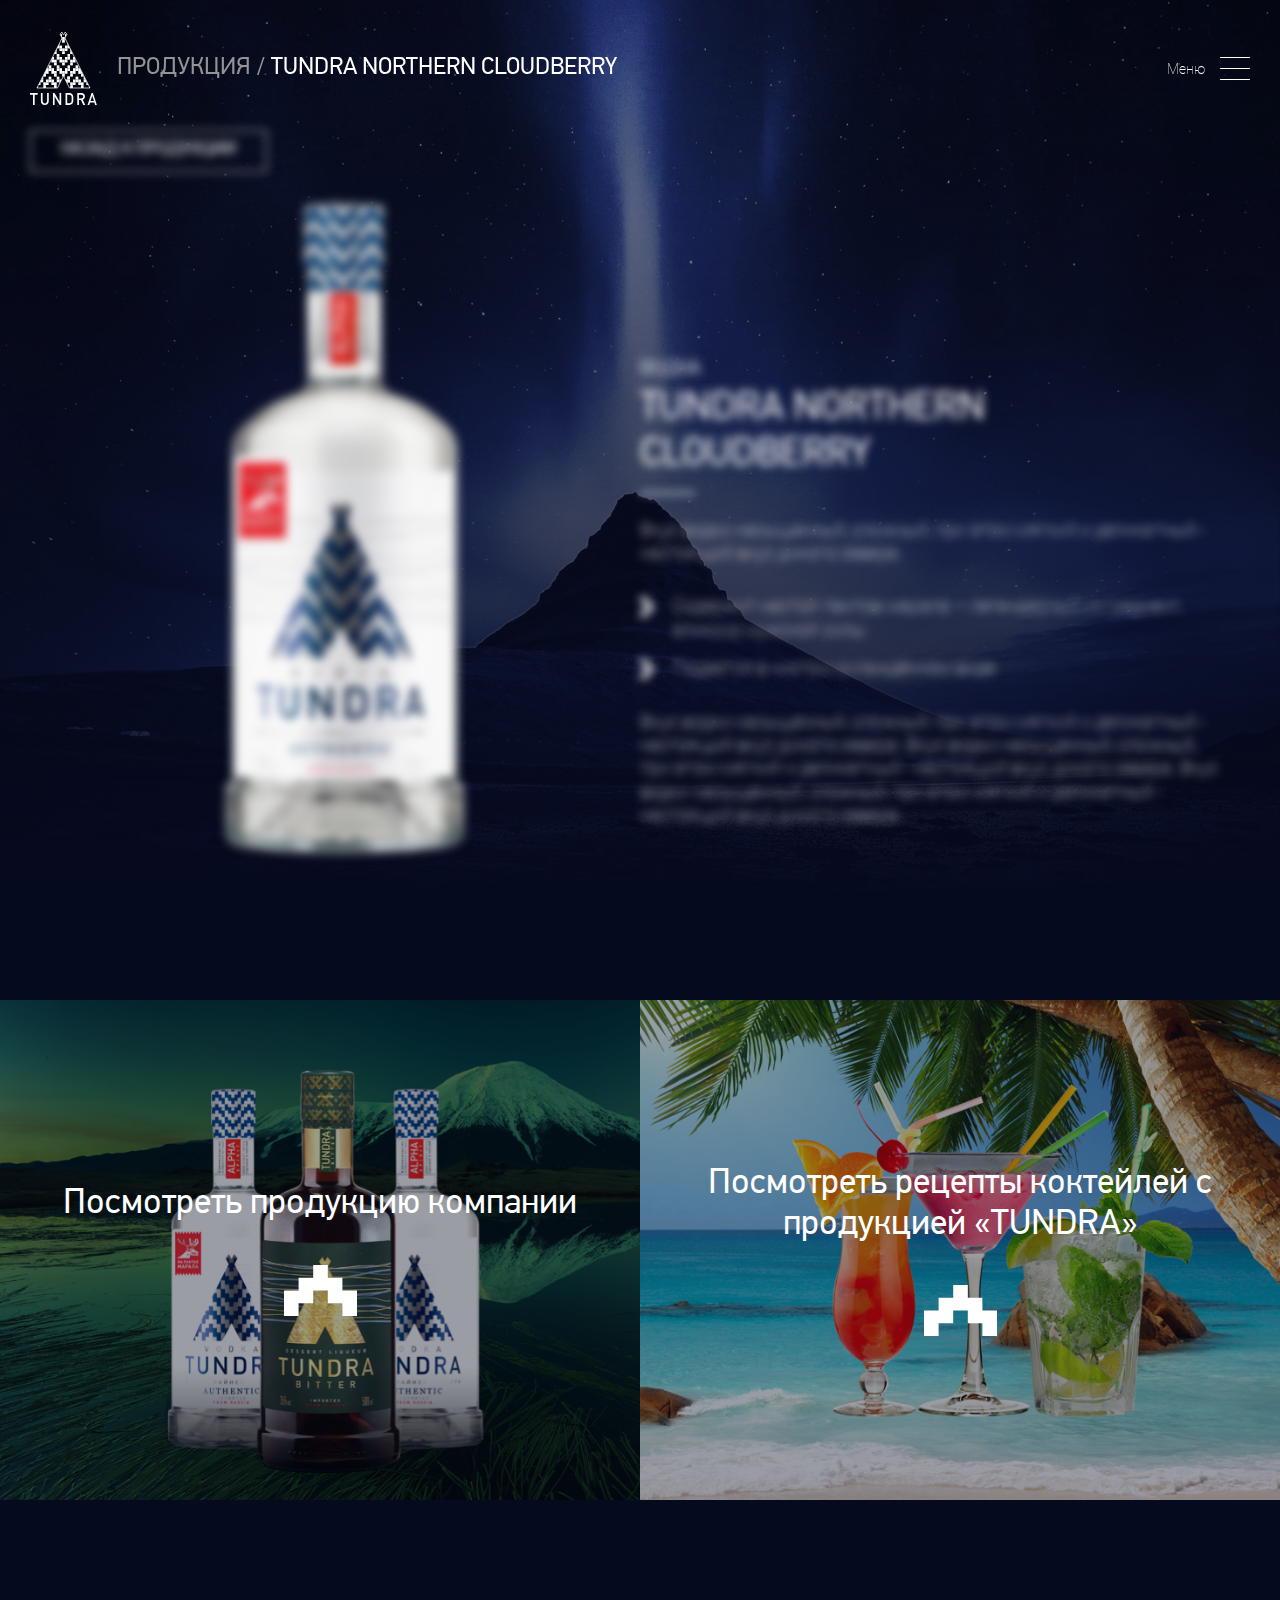
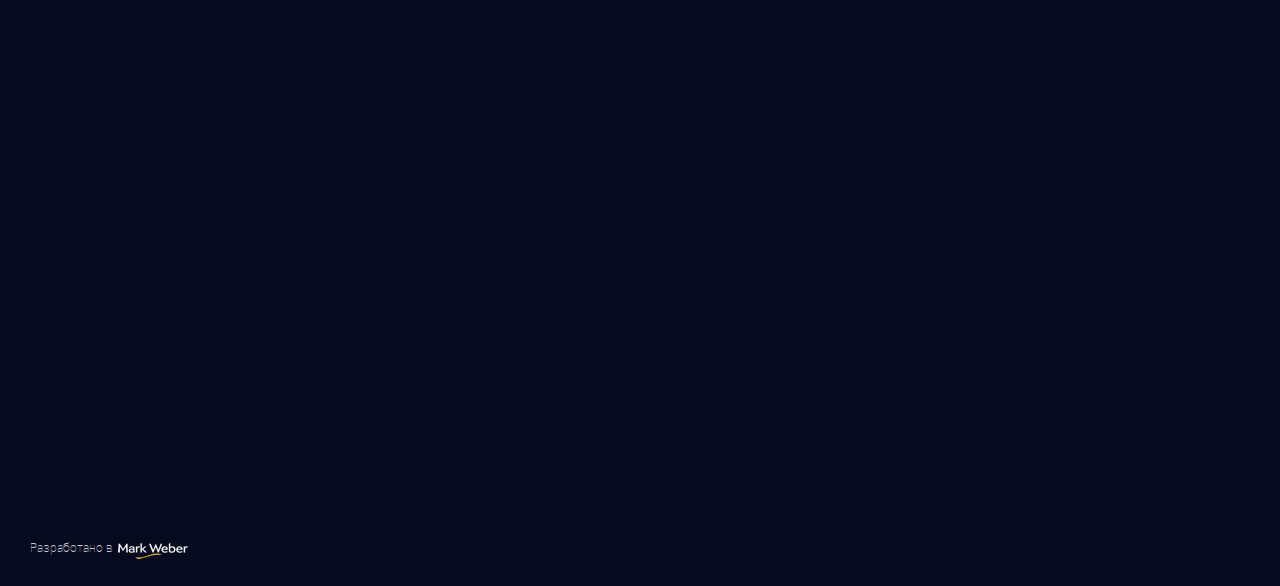
<file: name.html>
<!doctype html> 
<html lang="en">
<head>
    <meta charset="utf-8">
    <title>Tundra</title>
    <meta http-equiv="X-UA-Compatible" content="IE=Edge">
    <meta name="viewport" content="width=device-width, initial-scale=1.0, minimum-scale=1.0, maximum-scale=1.0, user-scalable=no">
    
    <link rel="apple-touch-icon" sizes="57x57" href="/apple-icon-57x57.png">
	<link rel="apple-touch-icon" sizes="60x60" href="/apple-icon-60x60.png">
	<link rel="apple-touch-icon" sizes="72x72" href="/apple-icon-72x72.png">
	<link rel="apple-touch-icon" sizes="76x76" href="/apple-icon-76x76.png">
	<link rel="apple-touch-icon" sizes="114x114" href="/apple-icon-114x114.png">
	<link rel="apple-touch-icon" sizes="120x120" href="/apple-icon-120x120.png">
	<link rel="apple-touch-icon" sizes="144x144" href="/apple-icon-144x144.png">
	<link rel="apple-touch-icon" sizes="152x152" href="/apple-icon-152x152.png">
	<link rel="apple-touch-icon" sizes="180x180" href="/apple-icon-180x180.png">
	<link rel="icon" type="image/png" sizes="192x192"  href="/android-icon-192x192.png">
	<link rel="icon" type="image/png" sizes="32x32" href="/favicon-32x32.png">
	<link rel="icon" type="image/png" sizes="96x96" href="/favicon-96x96.png">
	<link rel="icon" type="image/png" sizes="16x16" href="/favicon-16x16.png">
	<link rel="manifest" href="/manifest.json">
	<meta name="msapplication-TileColor" content="#ffffff">
	<meta name="msapplication-TileImage" content="/ms-icon-144x144.png">
	<meta name="theme-color" content="#ffffff">
	
    <link rel="stylesheet" href="fonts/stylesheet.css">
    <link rel="stylesheet" href="css/libs/slick.css">
    <link rel="stylesheet" href="css/libs/slick-theme.css">
    <link rel="stylesheet" href="css/libs/animate.css">
    <link rel="stylesheet" href="css/style.min.css">
</head>

<svg xmlns="http://www.w3.org/2000/svg" style="display: none;">
	<symbol id="icon-fb" viewBox="0 0 16 31">
		<defs>
	        <polygon id="path-1" points="0.144593814 0.0766922954 15.8659959 0.0766922954 15.8659959 30.0881535 0.144593814 30.0881535"></polygon>
	    </defs>
	    <g id="Design" stroke="none" stroke-width="1" fill-rule="evenodd">
	        <g id="Artboard" transform="translate(-114.000000, -1003.000000)">
	            <g id="Соцсети" transform="translate(50.000000, 1003.000000)">
	                <g id="Group-6" transform="translate(64.000000, 0.000000)">
	                    <mask id="mask-2">
	                        <use xlink:href="#path-1"></use>
	                    </mask>
	                    <g id="Clip-5"></g>
	                    <path d="M10.3491299,30.0881535 L10.3491299,16.398497 L14.9843464,16.398497 L15.6784495,11.0632315 L10.3491299,11.0632315 L10.3491299,7.65704707 C10.3491299,6.11257217 10.7816247,5.05964746 13.0160165,5.05964746 L15.8659959,5.05866632 L15.8659959,0.286574089 C15.3731299,0.221818974 13.6812536,0.0766105339 11.7134186,0.0766105339 C7.60438763,0.0766105339 4.7916866,2.5628145 4.7916866,7.12903125 L4.7916866,11.0632315 L0.144593814,11.0632315 L0.144593814,16.398497 L4.7916866,16.398497 L4.7916866,30.0881535 L10.3491299,30.0881535 Z" id="fb" mask="url(#mask-2)" class="st4"></path>
	                </g>
	            </g>
	        </g>
	    </g>
	</symbol>

	<symbol id="icon-google" viewBox="0 0 27 18">
		<defs></defs>
	    <g id="Design" stroke="none" stroke-width="1" fill-rule="evenodd">
	        <g id="Artboard" transform="translate(-224.000000, -1010.000000)">
	            <g id="Соцсети" transform="translate(50.000000, 1003.000000)">
	                <g id="Group-2" transform="translate(174.000000, 7.000000)">
	                    <polygon id="Fill-9" points="24.0512927 6.94880238 24.0512927 4 21.9488579 4 21.9488579 6.94880238 19 6.94880238 19 9.05119762 21.9488579 9.05119762 21.9488579 12 24.0512927 12 24.0512927 9.05119762 27 9.05119762 27 6.94880238"></polygon>
	                    <path d="M9.19184828,7.19527631 L9.19184828,10.7886433 L14.1022923,10.7886433 C13.9502829,11.5441199 13.6418462,12.2370279 13.0953322,12.8216439 C11.1269003,14.9279621 7.45723924,14.9066246 5.35692402,12.7866696 C3.25644516,10.6665542 3.27935293,7.2480586 5.40830287,5.15617931 C7.43318608,3.16681638 10.6954161,3.08098499 12.6676114,4.97264453 L12.663848,4.97681578 L15.3402937,2.35246103 C11.7553913,-0.845439878 6.22496486,-0.796187102 2.73414802,2.58123777 C-0.877098244,6.07465534 -0.916041452,11.7833248 2.64693486,15.3239095 C6.20974755,18.8644942 12.3873185,18.8997894 15.7264532,15.3823069 C17.7416824,13.2591433 18.3214126,10.2141346 17.8406767,7.19527631 L9.19184828,7.19527631 Z" id="Fill-11"></path>
	                </g>
	            </g>
	        </g>
	    </g>
	</symbol>

	<symbol id="icon-instagram" viewBox="0 0 25 26">
		<defs></defs>
	    <g id="Design" stroke="none" stroke-width="1" fill-rule="evenodd">
	        <g id="Artboard" transform="translate(-282.000000, -1006.000000)">
	            <g id="Соцсети" transform="translate(50.000000, 1003.000000)">
	                <g id="Group-4" transform="translate(232.000000, 3.000000)">
	                    <path d="M12.5,0 C9.10523666,0 8.67959047,0.0150118497 7.34642497,0.0782012635 C6.01577711,0.141565234 5.10725076,0.361157175 4.3121853,0.682515492 C3.49009735,1.01469631 2.79305136,1.45929144 2.09801947,2.1819549 C1.40315542,2.90479292 0.975830816,3.62972561 0.656428332,4.48452826 C0.347432024,5.31157645 0.135951662,6.25645019 0.0753608593,7.64033327 C0.014434374,9.02683469 0,9.4695097 0,13.0000873 C0,16.5306649 0.014434374,16.9733399 0.0753608593,18.3600158 C0.135951662,19.7435498 0.347432024,20.6885981 0.656428332,21.5156463 C0.975830816,22.3704489 1.40315542,23.0955562 2.09801947,23.8180451 C2.79305136,24.5408831 3.49009735,24.9854783 4.3121853,25.3176591 C5.10725076,25.6390174 6.01577711,25.8587839 7.34642497,25.9217987 C8.67959047,25.9851627 9.10523666,26 12.5,26 C15.8949312,26 16.3205774,25.9851627 17.6537429,25.9217987 C18.9842229,25.8587839 19.8929171,25.6390174 20.6879825,25.3176591 C21.5100705,24.9854783 22.2071165,24.5408831 22.9019805,23.8180451 C23.5968446,23.0955562 24.024337,22.3704489 24.3435717,21.5156463 C24.6527358,20.6885981 24.8640483,19.7435498 24.9246391,18.3600158 C24.9855656,16.9733399 25,16.5306649 25,13.0000873 C25,9.4695097 24.9855656,9.02683469 24.9246391,7.64033327 C24.8640483,6.25645019 24.6527358,5.31157645 24.3435717,4.48452826 C24.024337,3.62972561 23.5968446,2.90479292 22.9019805,2.1819549 C22.2071165,1.45929144 21.5100705,1.01469631 20.6879825,0.682515492 C19.8929171,0.361157175 18.9842229,0.141565234 17.6537429,0.0782012635 C16.3205774,0.0150118497 15.8949312,0 12.5,0 M12.5,2.34237222 C15.8376972,2.34237222 16.2329641,2.35563851 17.5510238,2.41830425 C18.7697214,2.47608242 19.4316885,2.68764476 19.8721047,2.86586684 C20.455522,3.10169253 20.8719369,3.38342654 21.309332,3.83814594 C21.7468949,4.29321446 22.0176234,4.72628886 22.2445451,5.33304688 C22.4155757,5.79108285 22.6191675,6.47953326 22.6748909,7.74698722 C22.7349782,9.11777857 22.7477341,9.52885887 22.7477341,13.0000873 C22.7477341,16.4711411 22.7349782,16.882396 22.6748909,18.2531873 C22.6191675,19.5206413 22.4155757,20.2089171 22.2445451,20.6669531 C22.0176234,21.2738857 21.7468949,21.7069601 21.309332,22.1618541 C20.8719369,22.616748 20.455522,22.898482 19.8721047,23.1343077 C19.4316885,23.3123552 18.7697214,23.5242667 17.5510238,23.5820449 C16.2331319,23.644536 15.8378651,23.6576278 12.5,23.6576278 C9.16213494,23.6576278 8.76686808,23.644536 7.44897617,23.5820449 C6.23027862,23.5242667 5.56831151,23.3123552 5.12789527,23.1343077 C4.54447801,22.898482 4.12806311,22.616748 3.69066801,22.1618541 C3.25327291,21.7069601 2.98237664,21.2738857 2.75562269,20.6669531 C2.5844243,20.2089171 2.38083249,19.5206413 2.32527694,18.2531873 C2.26518966,16.882396 2.25226586,16.4711411 2.25226586,13.0000873 C2.25226586,9.52885887 2.26518966,9.11777857 2.32527694,7.74698722 C2.38083249,6.47953326 2.5844243,5.79108285 2.75562269,5.33304688 C2.98237664,4.72628886 3.25327291,4.29321446 3.69066801,3.8383205 C4.12806311,3.38342654 4.54447801,3.10169253 5.12789527,2.86586684 C5.56831151,2.68764476 6.23027862,2.47608242 7.44897617,2.41830425 C8.76703592,2.35563851 9.16230279,2.34237222 12.5,2.34237222" id="Fill-13"></path>
	                    <path d="M12.499915,17.7192595 C10.1697151,17.7192595 8.28074052,15.8302849 8.28074052,13.499915 C8.28074052,11.1697151 10.1697151,9.28074052 12.499915,9.28074052 C14.8302849,9.28074052 16.7192595,11.1697151 16.7192595,13.499915 C16.7192595,15.8302849 14.8302849,17.7192595 12.499915,17.7192595 M12.499915,7 C8.91011544,7 6,9.91011544 6,13.499915 C6,17.0898846 8.91011544,20 12.499915,20 C16.0898846,20 19,17.0898846 19,13.499915 C19,9.91011544 16.0898846,7 12.499915,7" id="Fill-15"></path>
	                    <path d="M21,5.49991608 C21,6.3285035 20.3284284,7 19.4999161,7 C18.6715716,7 18,6.3285035 18,5.49991608 C18,4.6714965 18.6715716,4 19.4999161,4 C20.3284284,4 21,4.6714965 21,5.49991608" id="Fill-17"></path>
	                </g>
	            </g>
	        </g>
	    </g>
	</symbol>

	<symbol id="icon-twitter" viewBox="0 0 27 23">
		<defs></defs>
	    <g id="Design" stroke="none" stroke-width="1" fill-rule="evenodd">
	        <g id="Artboard" transform="translate(-169.000000, -1007.000000)">
	            <g id="Соцсети" transform="translate(50.000000, 1003.000000)">
	                <path d="M146,6.72246011 C145.006797,7.1842117 143.938982,7.49670336 142.8185,7.63693272 C143.962065,6.91806558 144.840505,5.78072541 145.254041,4.42443661 C144.183625,5.09014268 142.998284,5.57319278 141.73638,5.8335457 C140.726109,4.70489532 139.286209,4 137.693183,4 C134.633923,4 132.153679,6.59978072 132.153679,9.80631325 C132.153679,10.2615901 132.202771,10.7044286 132.297214,11.129206 C127.69337,10.887255 123.61181,8.57577082 120.87977,5.0628806 C120.402838,5.92027321 120.129748,6.9177248 120.129748,7.98179811 C120.129748,9.99612552 121.107671,11.7736136 122.594061,12.8146845 C121.686037,12.7843554 120.831817,12.5236617 120.085046,12.0883203 C120.084558,12.1126858 120.084558,12.1370512 120.084558,12.1615871 C120.084558,14.9746937 121.993913,17.3214482 124.527962,17.8549331 C124.063221,17.987495 123.57361,18.0585468 123.068718,18.0585468 C122.71175,18.0585468 122.364698,18.0220838 122.026261,17.9546101 C122.731094,20.2609826 124.776994,21.9399864 127.200995,21.9865023 C125.305294,23.5441898 122.916568,24.4724638 120.321561,24.4724638 C119.874214,24.4724638 119.433368,24.4448609 119,24.3908479 C121.451309,26.0388411 124.363295,27 127.491315,27 C137.680016,27 143.25203,18.1520898 143.25203,10.4795164 C143.25203,10.2276829 143.246666,9.97755323 143.235938,9.72844591 C144.31822,8.90956099 145.257455,7.88706236 146,6.72246011" id="Fill-7"></path>
	            </g>
	        </g>
	    </g>
	</symbol>

	<symbol id="icon-vk" viewBox="0 0 31 18">
		<defs>
        	<polygon id="path-1" points="0 0.0966293456 30.9297924 0.0966293456 30.9297924 17.9799447 0 17.9799447"></polygon>
	    </defs>
	    <g id="Design" stroke="none" stroke-width="1" fill-rule="evenodd">
	        <g id="Artboard" transform="translate(-50.000000, -1010.000000)">
	            <g id="Соцсети" transform="translate(50.000000, 1003.000000)">
	                <g id="Group-3" transform="translate(0.000000, 7.000000)">
	                    <mask id="mask-2">
	                        <use xlink:href="#path-1"></use>
	                    </mask>
	                    <g id="Clip-2"></g>
	                    <path d="M15.1331505,17.9050091 L16.981687,17.9050091 C16.981687,17.9050091 17.5400099,17.8426636 17.8254682,17.5312636 C18.0879995,17.2452273 18.0794422,16.7083364 18.0794422,16.7083364 C18.0794422,16.7083364 18.043437,14.1943909 19.1944734,13.8239182 C20.329687,13.4591727 21.7871714,16.2535909 23.3315203,17.3285182 C24.4998328,18.1414636 25.3873693,17.9634273 25.3873693,17.9634273 L29.5179578,17.9050091 C29.5179578,17.9050091 31.6787547,17.7698455 30.6539786,16.0482273 C30.5700203,15.9075 30.0572286,14.7746455 27.5827182,12.4469182 C24.9924422,10.0107 25.3399005,10.4045727 28.4595984,6.19011818 C30.3596401,3.62364545 31.1191401,2.05682727 30.8817964,1.38591818 C30.6557547,0.746590909 29.2580099,0.9153 29.2580099,0.9153 L24.6075255,0.944754545 C24.6075255,0.944754545 24.2624891,0.897136364 24.0069005,1.05193636 C23.756963,1.20379091 23.5966349,1.55773636 23.5966349,1.55773636 C23.5966349,1.55773636 22.860062,3.54362727 21.8788797,5.23284545 C19.8080151,8.79651818 18.9797339,8.98519091 18.6413172,8.76379091 C17.8537234,8.24751818 18.0505411,6.69199091 18.0505411,5.5863 C18.0505411,2.13193636 18.5675307,0.6921 17.0440099,0.319172727 C16.5384839,0.195627273 16.1659995,0.114136364 14.8732026,0.100554545 C13.2135724,0.0835363636 11.8093693,0.105790909 11.0140255,0.500972727 C10.485088,0.763281818 10.0767599,1.34828182 10.3255672,1.38215455 C10.6329839,1.42322727 11.3288693,1.5723 11.6981245,2.08137273 C12.1749109,2.73837273 12.1579578,4.21420909 12.1579578,4.21420909 C12.1579578,4.21420909 12.4319526,8.28008182 11.5184214,8.78506364 C10.8914786,9.13131818 10.031713,8.42424545 8.18543698,5.19062727 C7.2394526,3.53446364 6.5253224,1.7037 6.5253224,1.7037 C6.5253224,1.7037 6.38759844,1.36153636 6.14185885,1.17842727 C5.84396823,0.956536364 5.42756719,0.886172727 5.42756719,0.886172727 L1.00796823,0.9153 C1.00796823,0.9153 0.344697396,0.934118182 0.101056771,1.2267 C-0.115781771,1.48688182 0.0837807292,2.02459091 0.0837807292,2.02459091 C0.0837807292,2.02459091 3.5435099,10.2285 7.4611349,14.3629364 C11.0540672,18.1537364 15.1331505,17.9050091 15.1331505,17.9050091" id="Fill-1" mask="url(#mask-2)"></path>
	                </g>
	            </g>
	        </g>
	    </g>
	</symbol>

	<symbol id="icon-youtube" viewBox="0 0 26 18">
		<defs></defs>
	    <g id="Design" stroke="none" stroke-width="1" fill-rule="evenodd">
	        <g id="Artboard-Copy-7" transform="translate(-337.000000, -4086.000000)">
	            <g id="Page-1" transform="translate(50.000000, 4079.000000)">
	                <path d="M297.272992,19.5204891 L297.272992,12.3599193 L304.146828,15.9399622 L297.272992,19.5204891 Z M312.549951,9.89509068 C312.23162,8.5217622 311.100409,7.50882557 309.739544,7.35766749 C306.51547,7.00017942 303.252416,6.99856621 300.003817,7.00017942 C296.75473,6.99856621 293.491351,7.00017942 290.267439,7.35766749 C288.90625,7.50882557 287.775525,8.5217622 287.457682,9.89509068 C287.004872,11.8512731 287,13.985877 287,16.0001351 C287,18.0139092 287,20.1488357 287.452322,22.1050181 C287.770166,23.4781853 288.90089,24.4911219 290.262404,24.64228 C293.486154,24.9997681 296.749533,25.0017039 299.998295,24.9997681 C303.247218,25.0017039 306.510272,24.9997681 309.734185,24.6421187 C311.095374,24.4911219 312.226423,23.4781853 312.544592,22.1050181 C312.997239,20.1488357 313,18.0139092 313,16.0001351 C313,13.985877 313.002436,11.8512731 312.549951,9.89509068 Z" id="Fill-19"></path>
	            </g>
	        </g>
	    </g>
	</symbol>
</svg> <!-- . -->

<body>

<div class="header">
	<div class="header__logo">
		<a href="index.html">
			<object data='images/top-logo.svg' type='image/svg+xml'></object>
		</a>

		<div class="header__sign header__sign-breadcrumbs">
			<h5><a href="#">Продукция</a><a href="#">TUNDRA NORTHERN CLOUDBERRY</a></h5>
		</div> <!-- .header__sign -->
	</div> <!-- .header__logo -->

	<div class="header__menu">
		<span>Меню</span>

		<button class="header__menu-burger">
			<i></i>
			<i></i>
			<i></i>
		</button>
	</div> <!-- .header__menu -->
</div> <!-- .header -->

<div class="name">
	<a href="#" class="btn-back btn-bordered wow fadeInUp">Назад к продукции</a>
	
	<div class="top-bg jarallax">
		<img src="images/name/top.jpg" alt=""  class="jarallax-img">
	</div> <!-- .top-bg -->

	<div class="wrapper">
		<div class="name__in">
			

			<div class="name__wrap">
				<div class="name__l px px1 wow fadeInUp">
					<img src="images/name/top-item.png" alt="">
				</div> <!-- .name__l -->

				<div class="name__r px px2">
					<div class="headline__typical">
						<h5 class="wow fadeInUp">Водка</h5>
						<h3 class="wow fadeInUp">TUNDRA NORTHERN<br> CLOUDBERRY</h3>
					</div> <!-- .headline__typical -->

					<div class="text__typical text__typical-roboto">
						<p class="wow fadeInUp">Вкус водки насыщенный, сложный, при этом мягкий и деликатный - настоящий вкус дикого севера.</p>

						<ul class="list-unstyled wow fadeInUp">
							<li>Содержит настой пантов марала – легендарный ингредиент, эликсир
   	   мужской силы.</li>
   	   						<li>Подается в чистом охлаждённом виде.</li>
						</ul>
					</div> <!-- .text__typical -->

					<div class="text__typical text__typical-roboto">
						<p class="wow fadeInUp">Вкус водки насыщенный, сложный, при этом мягкий и деликатный - настоящий вкус дикого севера..Вкус водки насыщенный, сложный, при этом мягкий и деликатный - настоящий вкус дикого севера..Вкус водки насыщенный, сложный, при этом мягкий и деликатный - настоящий вкус дикого севера..</p>
					</div> <!-- .text__typical -->
				</div> <!-- .name__r -->
			</div> <!-- .name__wrap -->
		</div> <!-- .name__in -->
	</div> <!-- .wrapper -->
</div> <!-- .name -->

<div class="before__footer">
	<div class="before__footer-item before__footer-l">
		<a href="#">Посмотреть продукцию компании</a>

		<img src="images/about/bottom-1.jpg" alt="">
	</div> <!-- .before__footer-l -->

	<div class="before__footer-item before__footer-r">
		<a href="#">Посмотреть рецепты коктейлей с продукцией «TUNDRA»</a>

		<img src="images/about/bottom-2.jpg" alt="">
	</div> <!-- .before__footer-r -->
</div> <!-- .before__footer -->

<div class="formbox">
	<div class="wrapper">
		<div class="formbox__in">
			<div class="formbox__form wow fadeInUp">
				<div class="formbox__form-headline">
					<h3>Оставьте заявку</h3>
					<h5>Рецепты коктелей с алкогольной продукцией «ТUNDRA» Festival decorations, festival stages, festival art, festival  sculptures, festival fashion, festival costumes, festiva</h5>
				</div> <!-- formbox__form-headline -->

				<div class="formbox__form-form">
					<form action="#">
						<div class="formbox__form-top">
							<div class="inp-group">
								<input type="text" placeholder="Ваше имя">
							</div> <!-- .inp-group -->

							<div class="inp-group">
								<input type="text" placeholder="Введите номер телефона">
							</div> <!-- .inp-group -->
						</div> <!-- .formbox__form-top -->

						<div class="formbox__form-textarea">
							<textarea name="#" id="" placeholder="Оставьте сообщение"></textarea>
						</div> <!-- .formbox__form-textarea -->

						<div class="formbox__form-btn">
							<button type="submit">Отправить</button>
						</div> <!-- .formbox__form-btn -->
					</form>
				</div> <!-- .formbox__form-form -->
			</div> <!-- .formbox__form -->
		</div> <!-- .formbox__in -->
	</div> <!-- .wrapper -->
</div> <!-- .formbox -->

<div class="footer footer__classic">
	<div class="wrapper">
		<div class="footer__socials">
			<a href="#" class="footer__socials-item vk">
				<svg class="icon__social icon__vk">
				   	<use xmlns:xlink="http://www.w3.org/1999/xlink" xlink:href="#icon-vk" xml:space="preserve"></use>
				</svg>
			</a>

			<a href="#" class="footer__socials-item fb">
				<svg class="icon__social icon__fb">
				   	<use xmlns:xlink="http://www.w3.org/1999/xlink" xlink:href="#icon-fb" xml:space="preserve"></use>
				</svg>
			</a>

			<a href="#" class="footer__socials-item tw">
				<svg class="icon__social icon__twitter">
				   	<use xmlns:xlink="http://www.w3.org/1999/xlink" xlink:href="#icon-twitter" xml:space="preserve"></use>
				</svg>
			</a>

			<a href="#" class="footer__socials-item google">
				<svg class="icon__social icon__google">
				   	<use xmlns:xlink="http://www.w3.org/1999/xlink" xlink:href="#icon-google" xml:space="preserve"></use>
				</svg>
			</a>

			<a href="#" class="footer__socials-item instagram">
				<svg class="icon__social icon__instagram">
				   	<use xmlns:xlink="http://www.w3.org/1999/xlink" xlink:href="#icon-instagram" xml:space="preserve"></use>
				</svg>
			</a>

			<a href="#" class="footer__socials-item youtube">
				<svg class="icon__social icon__youtube">
				   	<use xmlns:xlink="http://www.w3.org/1999/xlink" xlink:href="#icon-youtube" xml:space="preserve"></use>
				</svg>
			</a>
		</div> <!-- .footer__socials -->

		<div class="footer__copy">
			<p>Разработано в</p>
			<a href="#"><img src="images/icons/made.png" alt="лого разработчиков"></a>
		</div> <!-- .footer__copy -->
	</div>
</div> <!-- .footer -->

<div class="menu">
	<div class="menu__in">
		<ul class="list-unstyled">
			<li><a href="index.html">Главная</a></li>
			<li><a href="about.html">О нас</a></li>
			<li><a href="production.html">Продукция</a></li>
			<li><a href="cocktails.html">Коктейли</a></li>
			<li><a href="media.html">Медиатека</a></li>
			<li><a href="contact.html">Контакты</a></li>
		</ul>
	</div> <!-- .menu__in -->
</div> <!-- .menu -->

<div class="preloader">
	<div class="loader">
		<div class="circle item0"></div>
		<div class="circle item1"></div>
		<div class="circle item2"></div>
	</div> <!-- .loader -->
</div> <!-- .preloader -->

<script src="js/libs/jquery.min.js"></script>
<script src="js/libs/jarallax-element.min.js"></script>
<script src="js/libs/jarallax.min.js"></script>

<script src="js/libs/jquery.fullPage.min.js"></script>
<script src="js/libs/slick.min.js"></script>
<script src="js/libs/wow.min.js"></script>
<script src="js/app.js"></script>

</body>
</html>
</file>
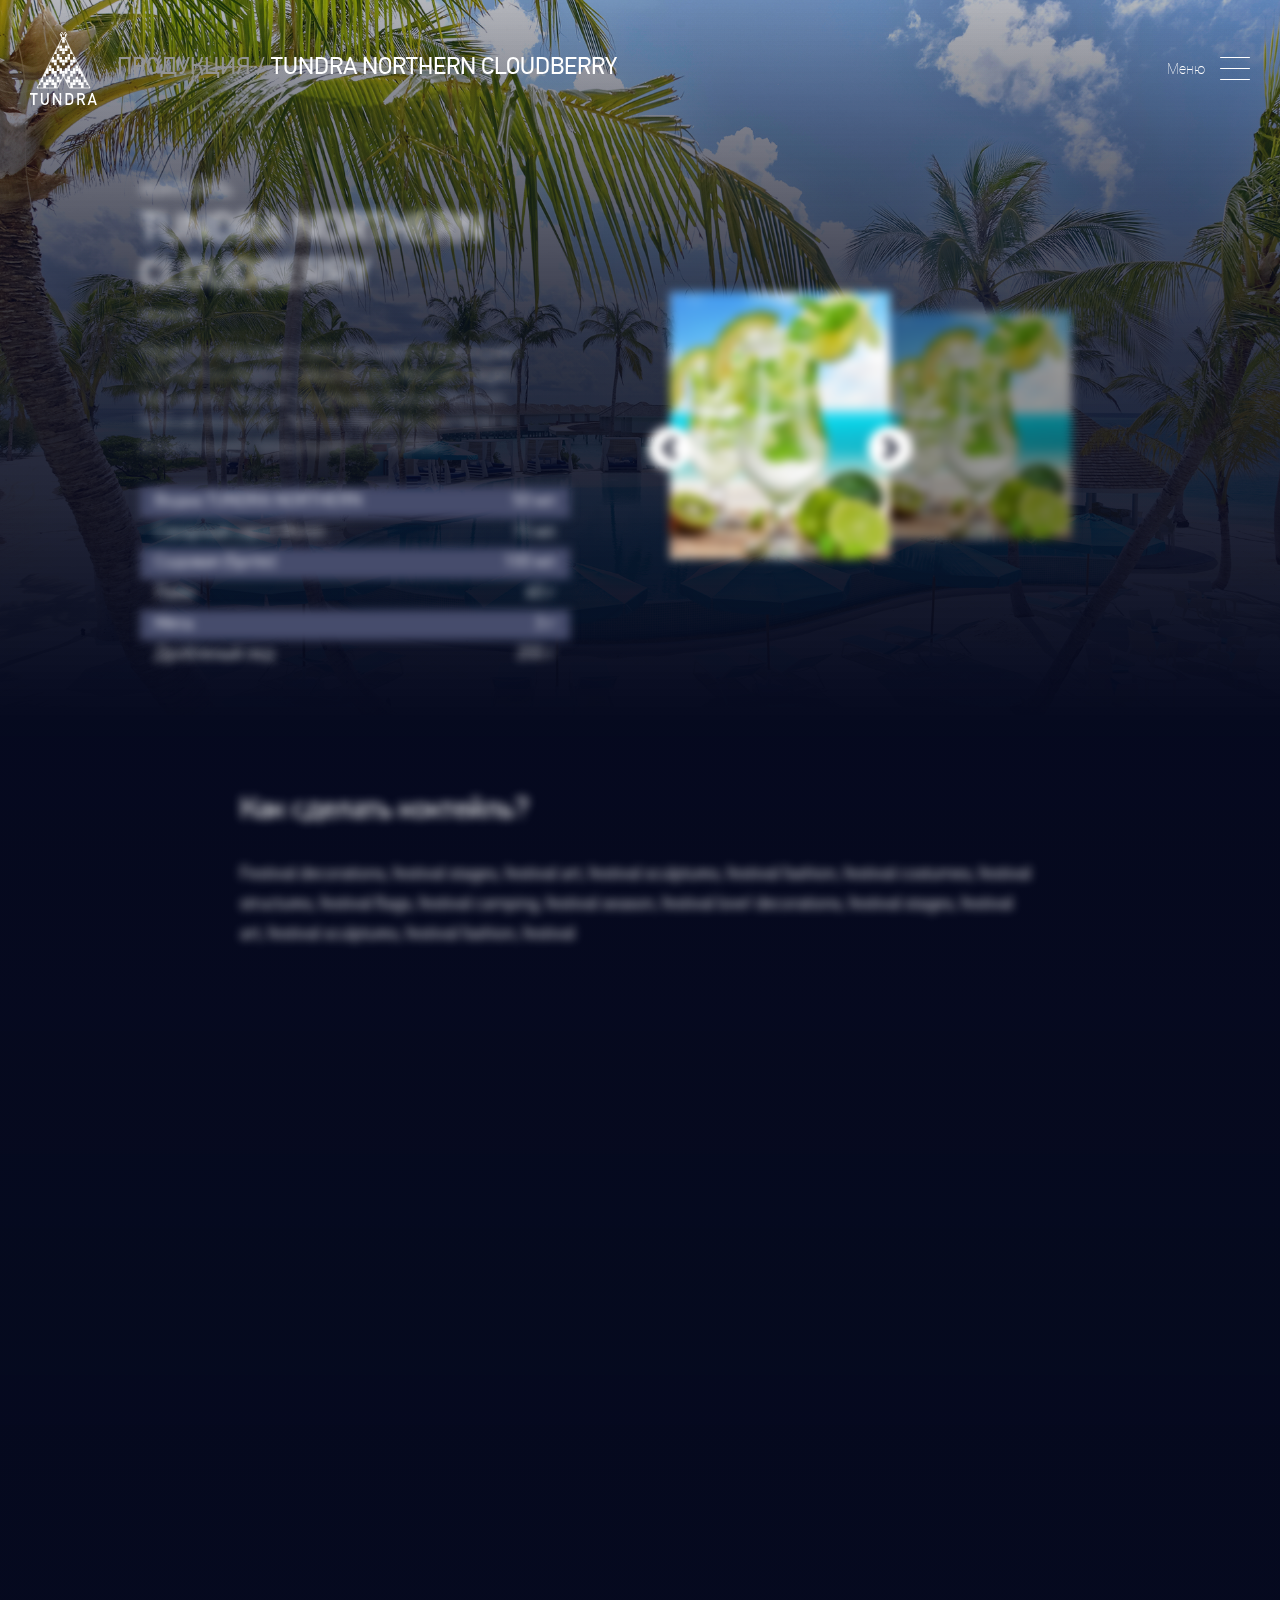
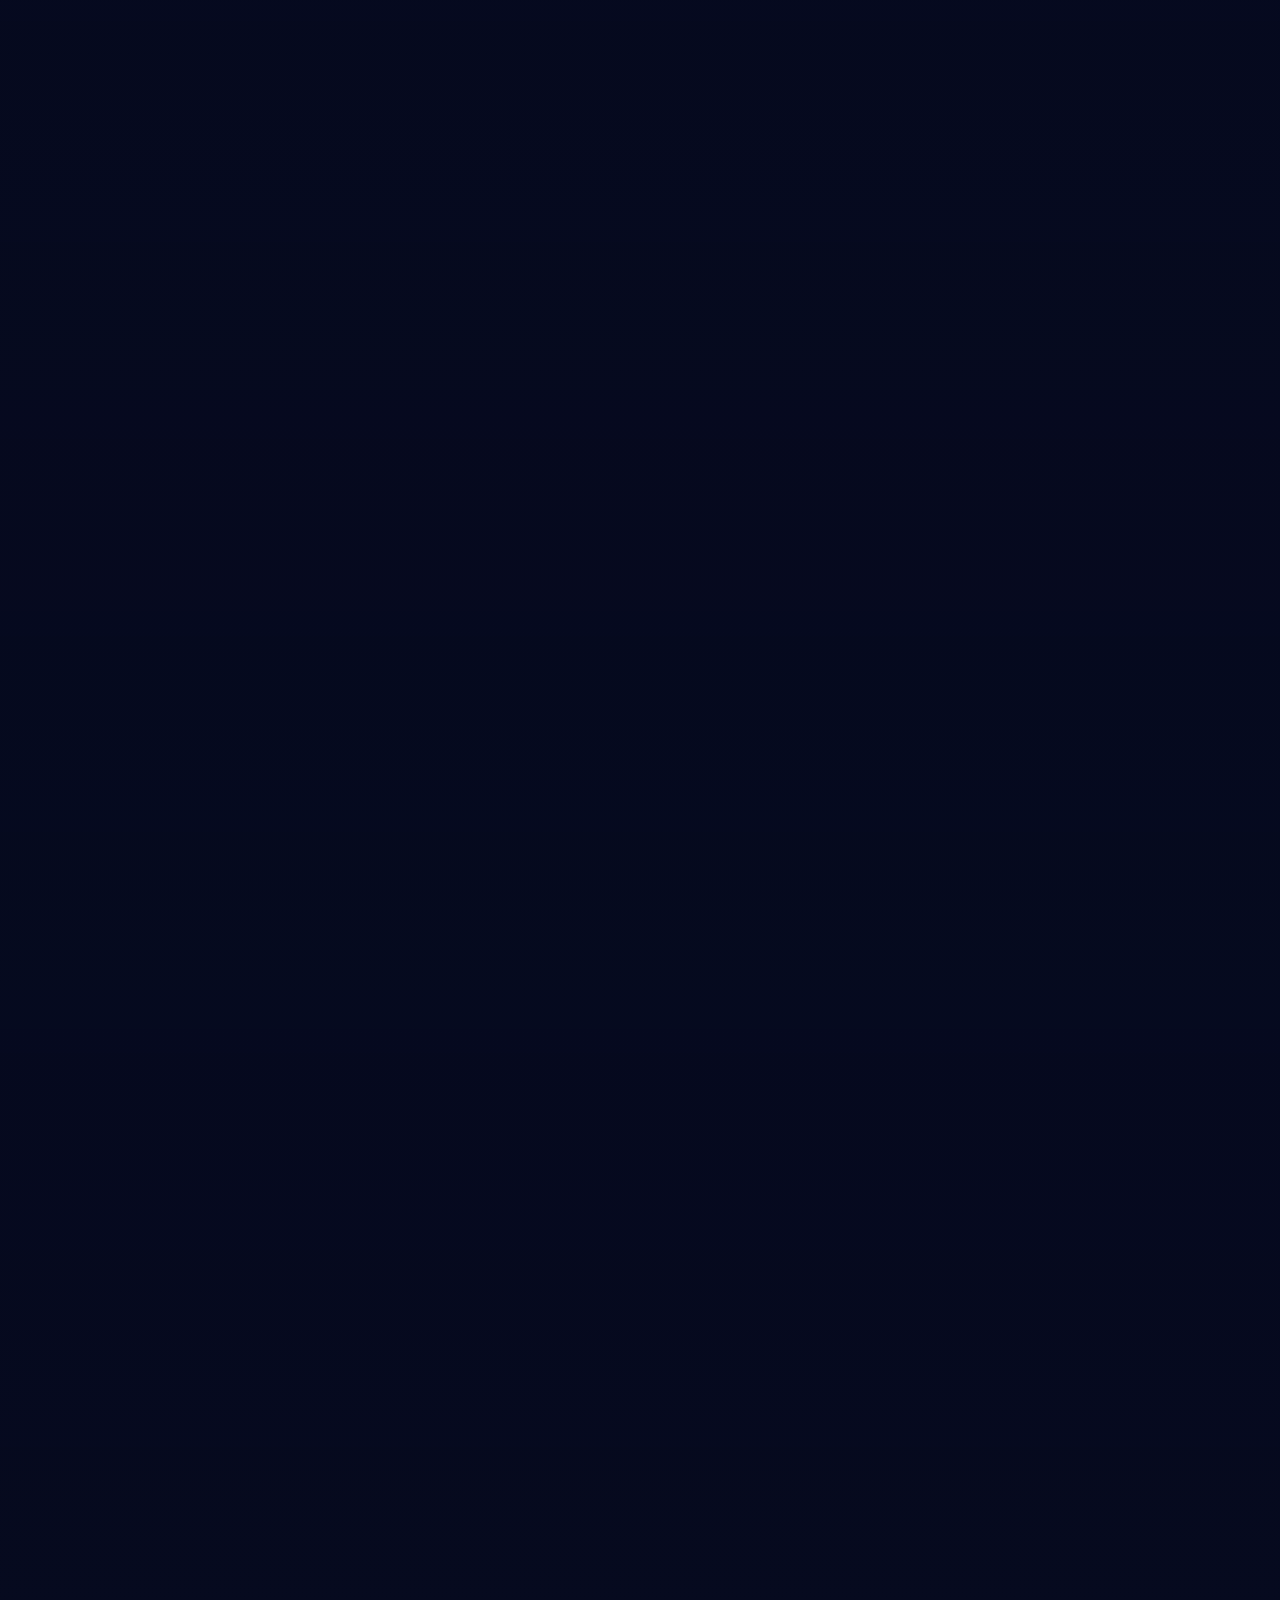
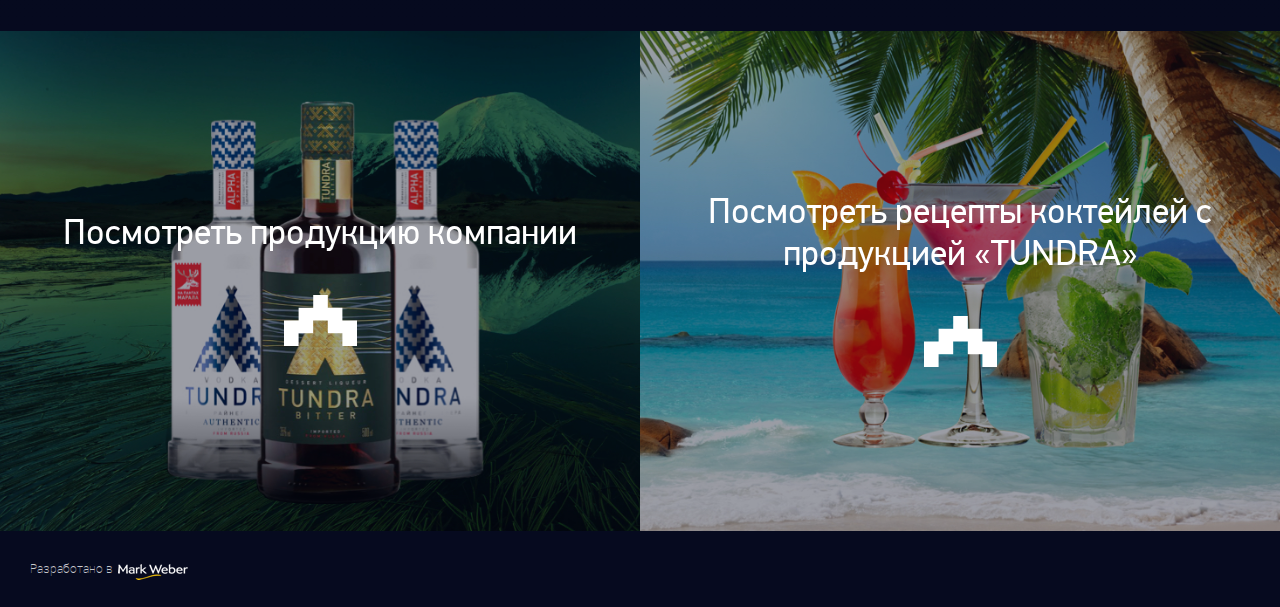
<file: name_cocktail.html>
<!doctype html> 
<html lang="en">
<head>
    <meta charset="utf-8">
    <title>Tundra</title>
    <meta http-equiv="X-UA-Compatible" content="IE=Edge">
    <meta name="viewport" content="width=device-width, initial-scale=1.0, minimum-scale=1.0, maximum-scale=1.0, user-scalable=no">
    
    <link rel="apple-touch-icon" sizes="57x57" href="/apple-icon-57x57.png">
	<link rel="apple-touch-icon" sizes="60x60" href="/apple-icon-60x60.png">
	<link rel="apple-touch-icon" sizes="72x72" href="/apple-icon-72x72.png">
	<link rel="apple-touch-icon" sizes="76x76" href="/apple-icon-76x76.png">
	<link rel="apple-touch-icon" sizes="114x114" href="/apple-icon-114x114.png">
	<link rel="apple-touch-icon" sizes="120x120" href="/apple-icon-120x120.png">
	<link rel="apple-touch-icon" sizes="144x144" href="/apple-icon-144x144.png">
	<link rel="apple-touch-icon" sizes="152x152" href="/apple-icon-152x152.png">
	<link rel="apple-touch-icon" sizes="180x180" href="/apple-icon-180x180.png">
	<link rel="icon" type="image/png" sizes="192x192"  href="/android-icon-192x192.png">
	<link rel="icon" type="image/png" sizes="32x32" href="/favicon-32x32.png">
	<link rel="icon" type="image/png" sizes="96x96" href="/favicon-96x96.png">
	<link rel="icon" type="image/png" sizes="16x16" href="/favicon-16x16.png">
	<link rel="manifest" href="/manifest.json">
	<meta name="msapplication-TileColor" content="#ffffff">
	<meta name="msapplication-TileImage" content="/ms-icon-144x144.png">
	<meta name="theme-color" content="#ffffff">
	
    <link rel="stylesheet" href="fonts/stylesheet.css">
    <link rel="stylesheet" href="css/libs/slick.css">
    <link rel="stylesheet" href="css/libs/slick-theme.css">
    <link rel="stylesheet" href="css/libs/animate.css">
    <link rel="stylesheet" href="css/style.min.css">
</head>

<svg xmlns="http://www.w3.org/2000/svg" style="display: none;">
	<symbol id="icon-fb" viewBox="0 0 16 31">
		<defs>
	        <polygon id="path-1" points="0.144593814 0.0766922954 15.8659959 0.0766922954 15.8659959 30.0881535 0.144593814 30.0881535"></polygon>
	    </defs>
	    <g id="Design" stroke="none" stroke-width="1" fill-rule="evenodd">
	        <g id="Artboard" transform="translate(-114.000000, -1003.000000)">
	            <g id="Соцсети" transform="translate(50.000000, 1003.000000)">
	                <g id="Group-6" transform="translate(64.000000, 0.000000)">
	                    <mask id="mask-2">
	                        <use xlink:href="#path-1"></use>
	                    </mask>
	                    <g id="Clip-5"></g>
	                    <path d="M10.3491299,30.0881535 L10.3491299,16.398497 L14.9843464,16.398497 L15.6784495,11.0632315 L10.3491299,11.0632315 L10.3491299,7.65704707 C10.3491299,6.11257217 10.7816247,5.05964746 13.0160165,5.05964746 L15.8659959,5.05866632 L15.8659959,0.286574089 C15.3731299,0.221818974 13.6812536,0.0766105339 11.7134186,0.0766105339 C7.60438763,0.0766105339 4.7916866,2.5628145 4.7916866,7.12903125 L4.7916866,11.0632315 L0.144593814,11.0632315 L0.144593814,16.398497 L4.7916866,16.398497 L4.7916866,30.0881535 L10.3491299,30.0881535 Z" id="fb" mask="url(#mask-2)" class="st4"></path>
	                </g>
	            </g>
	        </g>
	    </g>
	</symbol>

	<symbol id="icon-google" viewBox="0 0 27 18">
		<defs></defs>
	    <g id="Design" stroke="none" stroke-width="1" fill-rule="evenodd">
	        <g id="Artboard" transform="translate(-224.000000, -1010.000000)">
	            <g id="Соцсети" transform="translate(50.000000, 1003.000000)">
	                <g id="Group-2" transform="translate(174.000000, 7.000000)">
	                    <polygon id="Fill-9" points="24.0512927 6.94880238 24.0512927 4 21.9488579 4 21.9488579 6.94880238 19 6.94880238 19 9.05119762 21.9488579 9.05119762 21.9488579 12 24.0512927 12 24.0512927 9.05119762 27 9.05119762 27 6.94880238"></polygon>
	                    <path d="M9.19184828,7.19527631 L9.19184828,10.7886433 L14.1022923,10.7886433 C13.9502829,11.5441199 13.6418462,12.2370279 13.0953322,12.8216439 C11.1269003,14.9279621 7.45723924,14.9066246 5.35692402,12.7866696 C3.25644516,10.6665542 3.27935293,7.2480586 5.40830287,5.15617931 C7.43318608,3.16681638 10.6954161,3.08098499 12.6676114,4.97264453 L12.663848,4.97681578 L15.3402937,2.35246103 C11.7553913,-0.845439878 6.22496486,-0.796187102 2.73414802,2.58123777 C-0.877098244,6.07465534 -0.916041452,11.7833248 2.64693486,15.3239095 C6.20974755,18.8644942 12.3873185,18.8997894 15.7264532,15.3823069 C17.7416824,13.2591433 18.3214126,10.2141346 17.8406767,7.19527631 L9.19184828,7.19527631 Z" id="Fill-11"></path>
	                </g>
	            </g>
	        </g>
	    </g>
	</symbol>

	<symbol id="icon-instagram" viewBox="0 0 25 26">
		<defs></defs>
	    <g id="Design" stroke="none" stroke-width="1" fill-rule="evenodd">
	        <g id="Artboard" transform="translate(-282.000000, -1006.000000)">
	            <g id="Соцсети" transform="translate(50.000000, 1003.000000)">
	                <g id="Group-4" transform="translate(232.000000, 3.000000)">
	                    <path d="M12.5,0 C9.10523666,0 8.67959047,0.0150118497 7.34642497,0.0782012635 C6.01577711,0.141565234 5.10725076,0.361157175 4.3121853,0.682515492 C3.49009735,1.01469631 2.79305136,1.45929144 2.09801947,2.1819549 C1.40315542,2.90479292 0.975830816,3.62972561 0.656428332,4.48452826 C0.347432024,5.31157645 0.135951662,6.25645019 0.0753608593,7.64033327 C0.014434374,9.02683469 0,9.4695097 0,13.0000873 C0,16.5306649 0.014434374,16.9733399 0.0753608593,18.3600158 C0.135951662,19.7435498 0.347432024,20.6885981 0.656428332,21.5156463 C0.975830816,22.3704489 1.40315542,23.0955562 2.09801947,23.8180451 C2.79305136,24.5408831 3.49009735,24.9854783 4.3121853,25.3176591 C5.10725076,25.6390174 6.01577711,25.8587839 7.34642497,25.9217987 C8.67959047,25.9851627 9.10523666,26 12.5,26 C15.8949312,26 16.3205774,25.9851627 17.6537429,25.9217987 C18.9842229,25.8587839 19.8929171,25.6390174 20.6879825,25.3176591 C21.5100705,24.9854783 22.2071165,24.5408831 22.9019805,23.8180451 C23.5968446,23.0955562 24.024337,22.3704489 24.3435717,21.5156463 C24.6527358,20.6885981 24.8640483,19.7435498 24.9246391,18.3600158 C24.9855656,16.9733399 25,16.5306649 25,13.0000873 C25,9.4695097 24.9855656,9.02683469 24.9246391,7.64033327 C24.8640483,6.25645019 24.6527358,5.31157645 24.3435717,4.48452826 C24.024337,3.62972561 23.5968446,2.90479292 22.9019805,2.1819549 C22.2071165,1.45929144 21.5100705,1.01469631 20.6879825,0.682515492 C19.8929171,0.361157175 18.9842229,0.141565234 17.6537429,0.0782012635 C16.3205774,0.0150118497 15.8949312,0 12.5,0 M12.5,2.34237222 C15.8376972,2.34237222 16.2329641,2.35563851 17.5510238,2.41830425 C18.7697214,2.47608242 19.4316885,2.68764476 19.8721047,2.86586684 C20.455522,3.10169253 20.8719369,3.38342654 21.309332,3.83814594 C21.7468949,4.29321446 22.0176234,4.72628886 22.2445451,5.33304688 C22.4155757,5.79108285 22.6191675,6.47953326 22.6748909,7.74698722 C22.7349782,9.11777857 22.7477341,9.52885887 22.7477341,13.0000873 C22.7477341,16.4711411 22.7349782,16.882396 22.6748909,18.2531873 C22.6191675,19.5206413 22.4155757,20.2089171 22.2445451,20.6669531 C22.0176234,21.2738857 21.7468949,21.7069601 21.309332,22.1618541 C20.8719369,22.616748 20.455522,22.898482 19.8721047,23.1343077 C19.4316885,23.3123552 18.7697214,23.5242667 17.5510238,23.5820449 C16.2331319,23.644536 15.8378651,23.6576278 12.5,23.6576278 C9.16213494,23.6576278 8.76686808,23.644536 7.44897617,23.5820449 C6.23027862,23.5242667 5.56831151,23.3123552 5.12789527,23.1343077 C4.54447801,22.898482 4.12806311,22.616748 3.69066801,22.1618541 C3.25327291,21.7069601 2.98237664,21.2738857 2.75562269,20.6669531 C2.5844243,20.2089171 2.38083249,19.5206413 2.32527694,18.2531873 C2.26518966,16.882396 2.25226586,16.4711411 2.25226586,13.0000873 C2.25226586,9.52885887 2.26518966,9.11777857 2.32527694,7.74698722 C2.38083249,6.47953326 2.5844243,5.79108285 2.75562269,5.33304688 C2.98237664,4.72628886 3.25327291,4.29321446 3.69066801,3.8383205 C4.12806311,3.38342654 4.54447801,3.10169253 5.12789527,2.86586684 C5.56831151,2.68764476 6.23027862,2.47608242 7.44897617,2.41830425 C8.76703592,2.35563851 9.16230279,2.34237222 12.5,2.34237222" id="Fill-13"></path>
	                    <path d="M12.499915,17.7192595 C10.1697151,17.7192595 8.28074052,15.8302849 8.28074052,13.499915 C8.28074052,11.1697151 10.1697151,9.28074052 12.499915,9.28074052 C14.8302849,9.28074052 16.7192595,11.1697151 16.7192595,13.499915 C16.7192595,15.8302849 14.8302849,17.7192595 12.499915,17.7192595 M12.499915,7 C8.91011544,7 6,9.91011544 6,13.499915 C6,17.0898846 8.91011544,20 12.499915,20 C16.0898846,20 19,17.0898846 19,13.499915 C19,9.91011544 16.0898846,7 12.499915,7" id="Fill-15"></path>
	                    <path d="M21,5.49991608 C21,6.3285035 20.3284284,7 19.4999161,7 C18.6715716,7 18,6.3285035 18,5.49991608 C18,4.6714965 18.6715716,4 19.4999161,4 C20.3284284,4 21,4.6714965 21,5.49991608" id="Fill-17"></path>
	                </g>
	            </g>
	        </g>
	    </g>
	</symbol>

	<symbol id="icon-twitter" viewBox="0 0 27 23">
		<defs></defs>
	    <g id="Design" stroke="none" stroke-width="1" fill-rule="evenodd">
	        <g id="Artboard" transform="translate(-169.000000, -1007.000000)">
	            <g id="Соцсети" transform="translate(50.000000, 1003.000000)">
	                <path d="M146,6.72246011 C145.006797,7.1842117 143.938982,7.49670336 142.8185,7.63693272 C143.962065,6.91806558 144.840505,5.78072541 145.254041,4.42443661 C144.183625,5.09014268 142.998284,5.57319278 141.73638,5.8335457 C140.726109,4.70489532 139.286209,4 137.693183,4 C134.633923,4 132.153679,6.59978072 132.153679,9.80631325 C132.153679,10.2615901 132.202771,10.7044286 132.297214,11.129206 C127.69337,10.887255 123.61181,8.57577082 120.87977,5.0628806 C120.402838,5.92027321 120.129748,6.9177248 120.129748,7.98179811 C120.129748,9.99612552 121.107671,11.7736136 122.594061,12.8146845 C121.686037,12.7843554 120.831817,12.5236617 120.085046,12.0883203 C120.084558,12.1126858 120.084558,12.1370512 120.084558,12.1615871 C120.084558,14.9746937 121.993913,17.3214482 124.527962,17.8549331 C124.063221,17.987495 123.57361,18.0585468 123.068718,18.0585468 C122.71175,18.0585468 122.364698,18.0220838 122.026261,17.9546101 C122.731094,20.2609826 124.776994,21.9399864 127.200995,21.9865023 C125.305294,23.5441898 122.916568,24.4724638 120.321561,24.4724638 C119.874214,24.4724638 119.433368,24.4448609 119,24.3908479 C121.451309,26.0388411 124.363295,27 127.491315,27 C137.680016,27 143.25203,18.1520898 143.25203,10.4795164 C143.25203,10.2276829 143.246666,9.97755323 143.235938,9.72844591 C144.31822,8.90956099 145.257455,7.88706236 146,6.72246011" id="Fill-7"></path>
	            </g>
	        </g>
	    </g>
	</symbol>

	<symbol id="icon-vk" viewBox="0 0 31 18">
		<defs>
        	<polygon id="path-1" points="0 0.0966293456 30.9297924 0.0966293456 30.9297924 17.9799447 0 17.9799447"></polygon>
	    </defs>
	    <g id="Design" stroke="none" stroke-width="1" fill-rule="evenodd">
	        <g id="Artboard" transform="translate(-50.000000, -1010.000000)">
	            <g id="Соцсети" transform="translate(50.000000, 1003.000000)">
	                <g id="Group-3" transform="translate(0.000000, 7.000000)">
	                    <mask id="mask-2">
	                        <use xlink:href="#path-1"></use>
	                    </mask>
	                    <g id="Clip-2"></g>
	                    <path d="M15.1331505,17.9050091 L16.981687,17.9050091 C16.981687,17.9050091 17.5400099,17.8426636 17.8254682,17.5312636 C18.0879995,17.2452273 18.0794422,16.7083364 18.0794422,16.7083364 C18.0794422,16.7083364 18.043437,14.1943909 19.1944734,13.8239182 C20.329687,13.4591727 21.7871714,16.2535909 23.3315203,17.3285182 C24.4998328,18.1414636 25.3873693,17.9634273 25.3873693,17.9634273 L29.5179578,17.9050091 C29.5179578,17.9050091 31.6787547,17.7698455 30.6539786,16.0482273 C30.5700203,15.9075 30.0572286,14.7746455 27.5827182,12.4469182 C24.9924422,10.0107 25.3399005,10.4045727 28.4595984,6.19011818 C30.3596401,3.62364545 31.1191401,2.05682727 30.8817964,1.38591818 C30.6557547,0.746590909 29.2580099,0.9153 29.2580099,0.9153 L24.6075255,0.944754545 C24.6075255,0.944754545 24.2624891,0.897136364 24.0069005,1.05193636 C23.756963,1.20379091 23.5966349,1.55773636 23.5966349,1.55773636 C23.5966349,1.55773636 22.860062,3.54362727 21.8788797,5.23284545 C19.8080151,8.79651818 18.9797339,8.98519091 18.6413172,8.76379091 C17.8537234,8.24751818 18.0505411,6.69199091 18.0505411,5.5863 C18.0505411,2.13193636 18.5675307,0.6921 17.0440099,0.319172727 C16.5384839,0.195627273 16.1659995,0.114136364 14.8732026,0.100554545 C13.2135724,0.0835363636 11.8093693,0.105790909 11.0140255,0.500972727 C10.485088,0.763281818 10.0767599,1.34828182 10.3255672,1.38215455 C10.6329839,1.42322727 11.3288693,1.5723 11.6981245,2.08137273 C12.1749109,2.73837273 12.1579578,4.21420909 12.1579578,4.21420909 C12.1579578,4.21420909 12.4319526,8.28008182 11.5184214,8.78506364 C10.8914786,9.13131818 10.031713,8.42424545 8.18543698,5.19062727 C7.2394526,3.53446364 6.5253224,1.7037 6.5253224,1.7037 C6.5253224,1.7037 6.38759844,1.36153636 6.14185885,1.17842727 C5.84396823,0.956536364 5.42756719,0.886172727 5.42756719,0.886172727 L1.00796823,0.9153 C1.00796823,0.9153 0.344697396,0.934118182 0.101056771,1.2267 C-0.115781771,1.48688182 0.0837807292,2.02459091 0.0837807292,2.02459091 C0.0837807292,2.02459091 3.5435099,10.2285 7.4611349,14.3629364 C11.0540672,18.1537364 15.1331505,17.9050091 15.1331505,17.9050091" id="Fill-1" mask="url(#mask-2)"></path>
	                </g>
	            </g>
	        </g>
	    </g>
	</symbol>

	<symbol id="icon-youtube" viewBox="0 0 26 18">
		<defs></defs>
	    <g id="Design" stroke="none" stroke-width="1" fill-rule="evenodd">
	        <g id="Artboard-Copy-7" transform="translate(-337.000000, -4086.000000)">
	            <g id="Page-1" transform="translate(50.000000, 4079.000000)">
	                <path d="M297.272992,19.5204891 L297.272992,12.3599193 L304.146828,15.9399622 L297.272992,19.5204891 Z M312.549951,9.89509068 C312.23162,8.5217622 311.100409,7.50882557 309.739544,7.35766749 C306.51547,7.00017942 303.252416,6.99856621 300.003817,7.00017942 C296.75473,6.99856621 293.491351,7.00017942 290.267439,7.35766749 C288.90625,7.50882557 287.775525,8.5217622 287.457682,9.89509068 C287.004872,11.8512731 287,13.985877 287,16.0001351 C287,18.0139092 287,20.1488357 287.452322,22.1050181 C287.770166,23.4781853 288.90089,24.4911219 290.262404,24.64228 C293.486154,24.9997681 296.749533,25.0017039 299.998295,24.9997681 C303.247218,25.0017039 306.510272,24.9997681 309.734185,24.6421187 C311.095374,24.4911219 312.226423,23.4781853 312.544592,22.1050181 C312.997239,20.1488357 313,18.0139092 313,16.0001351 C313,13.985877 313.002436,11.8512731 312.549951,9.89509068 Z" id="Fill-19"></path>
	            </g>
	        </g>
	    </g>
	</symbol>
</svg> <!-- . -->

<body class="hold">

<div class="header">
	<div class="header__logo">
		<a href="index.html">
			<object data='images/top-logo.svg' type='image/svg+xml'></object>
		</a>

		<div class="header__sign header__sign-breadcrumbs">
			<h5><a href="#">Продукция</a><a href="#">TUNDRA NORTHERN CLOUDBERRY</a></h5>
		</div> <!-- .header__sign -->
	</div> <!-- .header__logo -->

	<div class="header__menu">
		<span>Меню</span>

		<button class="header__menu-burger">
			<i></i>
			<i></i>
			<i></i>
		</button>
	</div> <!-- .header__menu -->
</div> <!-- .header -->

<div class="about name_cocktail">
	<div class="top-bg jarallax">
		<img src="images/name_cocktail/bg.jpg" alt="" class="jarallax-img">
	</div> <!-- .top-bg -->
	
	<div class="top__details">
		<div class="wrapper">
			<div class="top__details-l px px1">
				<div class="headline__typical">
					<h5 class="wow fadeInUp">Коктейль</h5>
					<h3 class="wow fadeInUp">ТUNDRA NORTHERN CLOUDBERRY </h3>
				</div> <!-- .headline__typical -->

				<div class="text__typical text__typical-roboto">
					<p class="wow fadeInUp">Рецепты коктелей с алкогольной продукцией «ТUNDRA» Festival decorations, festival stages, festival art, festival  sculptures, festival fashion, festival costumes, festiva. Рецепты коктелей с алкогольной продукцией «ТUNDRA»</p>
				</div> <!-- .text__typical -->

				<div class="charbox wow fadeInUp">
					<div class="charitem">
						<span>Водка TUNDRA NORTHERN</span>
						<span>50 мл</span>
					</div> <!-- .charitem -->

					<div class="charitem">
						<span>Сахарный сироп Monin</span>
						<span>15 мл</span>
					</div> <!-- .charitem -->

					<div class="charitem">
						<span>Содовая (Sprite)</span>
						<span>100 мл</span>
					</div> <!-- .charitem -->

					<div class="charitem">
						<span>Лайм</span>
						<span>60 г</span>
					</div> <!-- .charitem -->

					<div class="charitem">
						<span>Мята</span>
						<span>3 г</span>
					</div> <!-- .charitem -->

					<div class="charitem">
						<span>Дробленый лед</span>
						<span>200 г</span>
					</div> <!-- .charitem -->
				</div> <!-- .charbox -->
			</div> <!-- .top__details-l -->

			<div class="top__details-r px px2 wow fadeInUp">
				<div class="recipe__item">
					<img src="images/name_cocktail/slider.jpg" alt="">

					<ul class="list-unstyled">
						<li class="prev-mini"></li>
						<li class="next-mini"></li>
					</ul>
				</div> <!-- .recipe__item -->

				<div class="recipe__item">
					<img src="images/name_cocktail/slider.jpg" alt="">

					<ul class="list-unstyled">
						<li class="prev-mini"></li>
						<li class="next-mini"></li>
					</ul>
				</div> <!-- .recipe__item -->

				<div class="recipe__item">
					<img src="images/name_cocktail/slider.jpg" alt="">

					<ul class="list-unstyled">
						<li class="prev-mini"></li>
						<li class="next-mini"></li>
					</ul>
				</div> <!-- .recipe__item -->

				<div class="recipe__item">
					<img src="images/name_cocktail/slider.jpg" alt="">

					<ul class="list-unstyled">
						<li class="prev-mini"></li>
						<li class="next-mini"></li>
					</ul>
				</div> <!-- .recipe__item -->

				<div class="recipe__item">
					<img src="images/name_cocktail/slider.jpg" alt="">

					<ul class="list-unstyled">
						<li class="prev-mini"></li>
						<li class="next-mini"></li>
					</ul>
				</div> <!-- .recipe__item -->

				<div class="recipe__item">
					<img src="images/name_cocktail/slider.jpg" alt="">

					<ul class="list-unstyled">
						<li class="prev-mini"></li>
						<li class="next-mini"></li>
					</ul>
				</div> <!-- .recipe__item -->

				<div class="recipe__item">
					<img src="images/name_cocktail/slider.jpg" alt="">
					<ul class="list-unstyled">
						<li class="prev-mini"></li>
						<li class="next-mini"></li>
					</ul>
				</div> <!-- .recipe__item -->

				<div class="recipe__item">
					<img src="images/name_cocktail/slider.jpg" alt="">
					<ul class="list-unstyled">
						<li class="prev-mini"></li>
						<li class="next-mini"></li>
					</ul>
				</div> <!-- .recipe__item -->

				<div class="recipe__item">
					<img src="images/name_cocktail/slider.jpg" alt="">
					<ul class="list-unstyled">
						<li class="prev-mini"></li>
						<li class="next-mini"></li>
					</ul>
				</div> <!-- .recipe__item -->

				<div class="recipe__item">
					<img src="images/name_cocktail/slider.jpg" alt="">
					<ul class="list-unstyled">
						<li class="prev-mini"></li>
						<li class="next-mini"></li>
					</ul>
				</div> <!-- .recipe__item -->

				<div class="recipe__item">
					<img src="images/name_cocktail/slider.jpg" alt="">
					<ul class="list-unstyled">
						<li class="prev-mini"></li>
						<li class="next-mini"></li>
					</ul>
				</div> <!-- .recipe__item -->

				<div class="recipe__item">
					<img src="images/name_cocktail/slider.jpg" alt="">
					<ul class="list-unstyled">
						<li class="prev-mini"></li>
						<li class="next-mini"></li>
					</ul>
				</div> <!-- .recipe__item -->

				<div class="recipe__item">
					<img src="images/name_cocktail/slider.jpg" alt="">
					<ul class="list-unstyled">
						<li class="prev-mini"></li>
						<li class="next-mini"></li>
					</ul>
				</div> <!-- .recipe__item -->

				<div class="recipe__item">
					<img src="images/name_cocktail/slider.jpg" alt="">
					<ul class="list-unstyled">
						<li class="prev-mini"></li>
						<li class="next-mini"></li>
					</ul>
				</div> <!-- .recipe__item -->

				<div class="recipe__item">
					<img src="images/name_cocktail/slider.jpg" alt="">
					<ul class="list-unstyled">
						<li class="prev-mini"></li>
						<li class="next-mini"></li>
					</ul>
				</div> <!-- .recipe__item -->

				<div class="recipe__item">
					<img src="images/name_cocktail/slider.jpg" alt="">
					<ul class="list-unstyled">
						<li class="prev-mini"></li>
						<li class="next-mini"></li>
					</ul>
				</div> <!-- .recipe__item -->

				<div class="recipe__item">
					<img src="images/name_cocktail/slider.jpg" alt="">
					<ul class="list-unstyled">
						<li class="prev-mini"></li>
						<li class="next-mini"></li>
					</ul>
				</div> <!-- .recipe__item -->

				<div class="recipe__item">
					<img src="images/name_cocktail/slider.jpg" alt="">
					<ul class="list-unstyled">
						<li class="prev-mini"></li>
						<li class="next-mini"></li>
					</ul>
				</div> <!-- .recipe__item -->

				<div class="recipe__item">
					<img src="images/name_cocktail/slider.jpg" alt="">
					<ul class="list-unstyled">
						<li class="prev-mini"></li>
						<li class="next-mini"></li>
					</ul>
				</div> <!-- .recipe__item -->

				<div class="recipe__item">
					<img src="images/name_cocktail/slider.jpg" alt="">
					<ul class="list-unstyled">
						<li class="prev-mini"></li>
						<li class="next-mini"></li>
					</ul>
				</div> <!-- .recipe__item -->

				<div class="recipe__item">
					<img src="images/name_cocktail/slider.jpg" alt="">
					<ul class="list-unstyled">
						<li class="prev-mini"></li>
						<li class="next-mini"></li>
					</ul>
				</div> <!-- .recipe__item -->

				<div class="recipe__item">
					<img src="images/name_cocktail/slider.jpg" alt="">
					<ul class="list-unstyled">
						<li class="prev-mini"></li>
						<li class="next-mini"></li>
					</ul>
				</div> <!-- .recipe__item -->

				<div class="recipe__item">
					<img src="images/name_cocktail/slider.jpg" alt="">
					<ul class="list-unstyled">
						<li class="prev-mini"></li>
						<li class="next-mini"></li>
					</ul>
				</div> <!-- .recipe__item -->

				<div class="recipe__item">
					<img src="images/name_cocktail/slider.jpg" alt="">
					<ul class="list-unstyled">
						<li class="prev-mini"></li>
						<li class="next-mini"></li>
					</ul>
				</div> <!-- .recipe__item -->
			</div> <!-- .top__details-r -->
		</div>
	</div> <!-- .top__details -->

	<div class="wrapper">
		<div class="about__in">
			<div class="top__txt">
				<div class="top__txt-content">
					<div class="top__txt-bottom">
						<h5 class="wow fadeInUp">Как сделать коктейль?</h5>

						<p class="wow fadeInUp">Festival decorations, festival stages, festival art, festival sculptures, festival fashion, festival costumes, festival structures, festival flags, festival camping, festival season, festival love! decorations, festival stages, festival art, festival sculptures, festival fashion, festival </p>
					</div> <!-- .top__txt-bottom -->
				</div> <!-- .top__txt-content -->
			</div> <!-- .top__txt -->

			<div class="main-about__video top__video-in wow fadeInUp">
				<div class="main-about__video-in">
					<p class="time"></p>
				</div><!-- .main-about__video-in -->

				<div class="main-about__video-btn top__video-headline">
					<button class="btn btn-play-o js-about_video-btn btn-play">
						<object data='images/icons/play-btn.svg' type='image/svg+xml' class="btn-play"></object>
					</button>
				</div><!--.main-about__video-btn-->
				
				<div class="main-about__video-box">
					<div class="videoWrapper">
						<div id="about_video"></div>
					</div><!--.videoWrapper-->
				</div><!--.main-about__video-box-->
			</div> <!-- .main-about__video -->

			<div class="top__video-desc wow fadeInUp">
				<p class="wow fadeInUp">Рецепт коктейля TUNDRA с ингредиентами производства водочной продукции TUNDRA. Автор: Кудесников Александр / 2018</p>
			</div> <!-- .top__img-desc -->
		</div> <!-- .about__in -->
	</div> <!-- .wrapper -->

	<div class="slider__wrap">
		<div class="slider">
			<div class="wrapper">
				<div class="slider__headline">
					<h3 class="wow fadeInUp">ИСТОРИЯ БРЕНДА</h3>
					<p class="wow fadeInUp">Festival decorations, festival stages, festival art, festival sculptures, festival fashion, festival costumes, festival structures, festival flags, festival camping, festival season, festival love! decorations, festival stages, festival art, festival sculptures, festival fashion, festival </p>
				</div> <!-- .slider__headline -->
			</div>

			<div class="slider__items wow fadeInUp">
				<div class="slider__item">
					<div class="slider__item-img">
						<img src="images/slider/1.jpg" alt="">

						<ul class="arrows__wrap list-unstyled hidden-xs">
							<li class="prev"></li>
							<li class="next"></li>
						</ul>
					</div> <!-- .slider__item-img -->

					<div class="slider__item-desc wow fadeInUp">
						<p><span class="pagingInfo"></span> Байкальский источник продородного водоснабжения производства водочной продукции TUNDRA. Фотограф: Кудесников Александр / 2018</p>
					</div> <!-- .slider__item-desc -->

					<ul class="arrows__wrap list-unstyled visible-xs">
						<li class="prev"></li>
						<li class="next"></li>
					</ul>
				</div> <!-- .slider__item -->

				<div class="slider__item">
					<div class="slider__item-img">
						<img src="images/slider/1.jpg" alt="">

						<ul class="arrows__wrap list-unstyled hidden-xs">
							<li class="prev"></li>
							<li class="next"></li>
						</ul>
					</div> <!-- .slider__item-img -->

					<div class="slider__item-desc wow fadeInUp">
						<p><span class="pagingInfo"></span> Байкальский источник продородного водоснабжения производства водочной продукции TUNDRA. Фотограф: Кудесников Александр / 2018</p>
					</div> <!-- .slider__item-desc -->

					<ul class="arrows__wrap list-unstyled visible-xs">
						<li class="prev"></li>
						<li class="next"></li>
					</ul>
				</div> <!-- .slider__item -->

				<div class="slider__item">
					<div class="slider__item-img">
						<img src="images/slider/1.jpg" alt="">

						<ul class="arrows__wrap list-unstyled hidden-xs">
							<li class="prev"></li>
							<li class="next"></li>
						</ul>
					</div> <!-- .slider__item-img -->

					<div class="slider__item-desc wow fadeInUp">
						<p><span class="pagingInfo"></span> Байкальский источник продородного водоснабжения производства водочной продукции TUNDRA. Фотограф: Кудесников Александр / 2018</p>
					</div> <!-- .slider__item-desc -->

					<ul class="arrows__wrap list-unstyled visible-xs">
						<li class="prev"></li>
						<li class="next"></li>
					</ul>
				</div> <!-- .slider__item -->

				<div class="slider__item">
					<div class="slider__item-img">
						<img src="images/slider/1.jpg" alt="">

						<ul class="arrows__wrap list-unstyled hidden-xs">
							<li class="prev"></li>
							<li class="next"></li>
						</ul>
					</div> <!-- .slider__item-img -->

					<div class="slider__item-desc wow fadeInUp">
						<p><span class="pagingInfo"></span> Байкальский источник продородного водоснабжения производства водочной продукции TUNDRA. Фотограф: Кудесников Александр / 2018</p>
					</div> <!-- .slider__item-desc -->

					<ul class="arrows__wrap list-unstyled visible-xs">
						<li class="prev"></li>
						<li class="next"></li>
					</ul>
				</div> <!-- .slider__item -->
			</div> <!-- .slider__items -->

			<div class="slider__item-content wow fadeInUp">
				<h3>Camping, festival season</h3>

				<p>Festival decorations, festival stages, festival art, festival sculptures, festival fashion, festival costumes, festival structures, festival flags, festival camping, festival season, festival love! decorations, festival stages, festival art, festival sculptures, festival fashion, festival Festival decorations, festival stages, festival art, festival sculptures, festival fashion, festival costumes,</p>

				<p>Festival decorations, festival stages, festival art, festival sculptures, festival fashion, festival costumes, festival structures, festival flags, festival camping, festival season, festival love! decorations, festival stages, festival art, festival sculptures, festival fashion, festival Festival decorations, festival stages, festival art, festival sculptures, festival fashion, festival costumes, festival structures, festival flags, festival camping, festival season, festival love! decorations, festival stages, festival art, festival sculptures, festival fashion, festival Festival decorations, festival stages, festival art, festival sculptures, festival fashion, festival costumes, festival structures, festival flags, festival camping, festival season, festival love! decorations, festival stages, festival art, festival sculptures, festival fashion, festival </p>
			</div> <!-- .slider__item-content -->

			<div class="slider__item-blockquote wow fadeInUp">
				<blockquote>«Festival decorations, festival stages, festival art, festival sculptures, festival fashion, festival costumes, festival structures, festival flags, festival camping, festival season, festival love! decorations, festival stages, festival art, festival sculptures, festival fashion, festival»</blockquote>
				<blockquote>Генеральный Директор ООО «Тундра»</blockquote>
			</div> <!-- .slider__item-blockquote -->
		</div> <!-- .slider -->
	</div> <!-- .slider__wrap -->
</div> <!-- .name_cocktail -->

<div class="before__footer">
	<div class="before__footer-item before__footer-l">
		<a href="#">Посмотреть продукцию компании</a>

		<img src="images/about/bottom-1.jpg" alt="">
	</div> <!-- .before__footer-l -->

	<div class="before__footer-item before__footer-r">
		<a href="#">Посмотреть рецепты коктейлей с продукцией «TUNDRA»</a>

		<img src="images/about/bottom-2.jpg" alt="">
	</div> <!-- .before__footer-r -->
</div> <!-- .before__footer -->

<div class="footer footer__classic">
	<div class="wrapper">
		<div class="footer__socials">
			<a href="#" class="footer__socials-item vk">
				<svg class="icon__social icon__vk">
				   	<use xmlns:xlink="http://www.w3.org/1999/xlink" xlink:href="#icon-vk" xml:space="preserve"></use>
				</svg>
			</a>

			<a href="#" class="footer__socials-item fb">
				<svg class="icon__social icon__fb">
				   	<use xmlns:xlink="http://www.w3.org/1999/xlink" xlink:href="#icon-fb" xml:space="preserve"></use>
				</svg>
			</a>

			<a href="#" class="footer__socials-item tw">
				<svg class="icon__social icon__twitter">
				   	<use xmlns:xlink="http://www.w3.org/1999/xlink" xlink:href="#icon-twitter" xml:space="preserve"></use>
				</svg>
			</a>

			<a href="#" class="footer__socials-item google">
				<svg class="icon__social icon__google">
				   	<use xmlns:xlink="http://www.w3.org/1999/xlink" xlink:href="#icon-google" xml:space="preserve"></use>
				</svg>
			</a>

			<a href="#" class="footer__socials-item instagram">
				<svg class="icon__social icon__instagram">
				   	<use xmlns:xlink="http://www.w3.org/1999/xlink" xlink:href="#icon-instagram" xml:space="preserve"></use>
				</svg>
			</a>

			<a href="#" class="footer__socials-item youtube">
				<svg class="icon__social icon__youtube">
				   	<use xmlns:xlink="http://www.w3.org/1999/xlink" xlink:href="#icon-youtube" xml:space="preserve"></use>
				</svg>
			</a>
		</div> <!-- .footer__socials -->

		<div class="footer__copy">
			<p>Разработано в</p>
			<a href="#"><img src="images/icons/made.png" alt="лого разработчиков"></a>
		</div> <!-- .footer__copy -->
	</div>
</div> <!-- .footer -->

<div class="menu">
	<div class="menu__in">
		<ul class="list-unstyled">
			<li><a href="index.html">Главная</a></li>
			<li><a href="about.html">О нас</a></li>
			<li><a href="production.html">Продукция</a></li>
			<li><a href="cocktails.html">Коктейли</a></li>
			<li><a href="media.html">Медиатека</a></li>
			<li><a href="contact.html">Контакты</a></li>
		</ul>
	</div> <!-- .menu__in -->
</div> <!-- .menu -->

<div class="preloader">
	<div class="loader">
		<div class="circle item0"></div>
		<div class="circle item1"></div>
		<div class="circle item2"></div>
	</div> <!-- .loader -->
</div> <!-- .preloader -->

<script src="js/libs/jquery.min.js"></script>
<script src="js/libs/jarallax-element.min.js"></script>
<script src="js/libs/jarallax.min.js"></script>
<script src="https://www.youtube.com/iframe_api"></script>

<script src="js/libs/jquery.fullPage.min.js"></script>
<script src="js/libs/slick.min.js"></script>
<script src="js/libs/wow.min.js"></script>
<script src="js/app.js"></script>

</body>
</html>
</file>
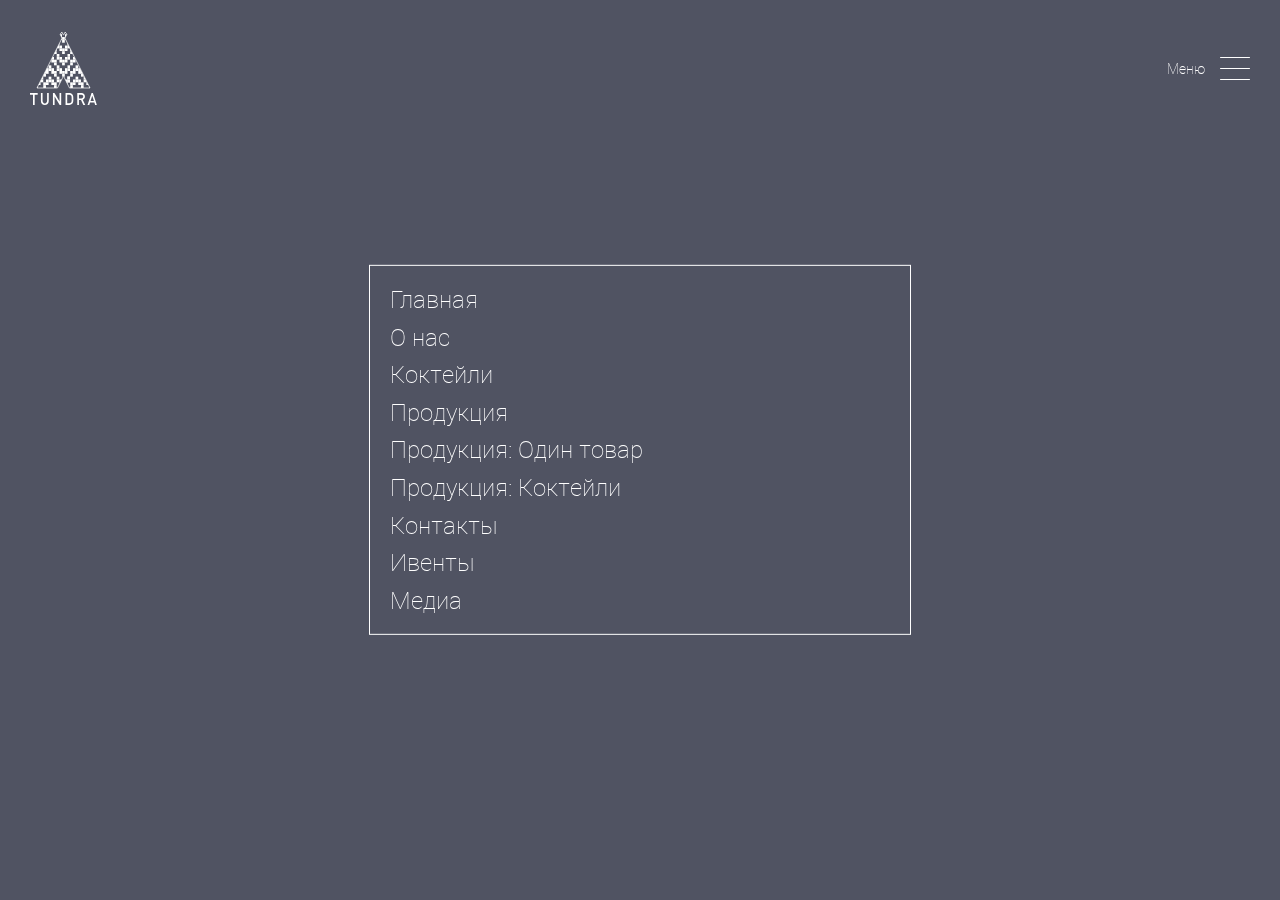
<file: pages.html>
<!doctype html> 
<html lang="en">
<head>
    <meta charset="utf-8">
    <title>Tundra</title>
    <meta http-equiv="X-UA-Compatible" content="IE=Edge">
    <meta name="viewport" content="width=device-width, initial-scale=1.0, minimum-scale=1.0, maximum-scale=1.0, user-scalable=no">
    
    <link rel="apple-touch-icon" sizes="57x57" href="/apple-icon-57x57.png">
	<link rel="apple-touch-icon" sizes="60x60" href="/apple-icon-60x60.png">
	<link rel="apple-touch-icon" sizes="72x72" href="/apple-icon-72x72.png">
	<link rel="apple-touch-icon" sizes="76x76" href="/apple-icon-76x76.png">
	<link rel="apple-touch-icon" sizes="114x114" href="/apple-icon-114x114.png">
	<link rel="apple-touch-icon" sizes="120x120" href="/apple-icon-120x120.png">
	<link rel="apple-touch-icon" sizes="144x144" href="/apple-icon-144x144.png">
	<link rel="apple-touch-icon" sizes="152x152" href="/apple-icon-152x152.png">
	<link rel="apple-touch-icon" sizes="180x180" href="/apple-icon-180x180.png">
	<link rel="icon" type="image/png" sizes="192x192"  href="/android-icon-192x192.png">
	<link rel="icon" type="image/png" sizes="32x32" href="/favicon-32x32.png">
	<link rel="icon" type="image/png" sizes="96x96" href="/favicon-96x96.png">
	<link rel="icon" type="image/png" sizes="16x16" href="/favicon-16x16.png">
	<link rel="manifest" href="/manifest.json">
	<meta name="msapplication-TileColor" content="#ffffff">
	<meta name="msapplication-TileImage" content="/ms-icon-144x144.png">
	<meta name="theme-color" content="#ffffff">
	
    <link rel="stylesheet" href="fonts/stylesheet.css">
    <link rel="stylesheet" href="css/libs/slick.css">
    <link rel="stylesheet" href="css/libs/slick-theme.css">
    <link rel="stylesheet" href="css/libs/animate.css">
    <link rel="stylesheet" href="css/style.min.css">
</head>

<svg xmlns="http://www.w3.org/2000/svg" style="display: none;">
	<symbol id="icon-fb" viewBox="0 0 16 31">
		<defs>
	        <polygon id="path-1" points="0.144593814 0.0766922954 15.8659959 0.0766922954 15.8659959 30.0881535 0.144593814 30.0881535"></polygon>
	    </defs>
	    <g id="Design" stroke="none" stroke-width="1" fill-rule="evenodd">
	        <g id="Artboard" transform="translate(-114.000000, -1003.000000)">
	            <g id="Соцсети" transform="translate(50.000000, 1003.000000)">
	                <g id="Group-6" transform="translate(64.000000, 0.000000)">
	                    <mask id="mask-2">
	                        <use xlink:href="#path-1"></use>
	                    </mask>
	                    <g id="Clip-5"></g>
	                    <path d="M10.3491299,30.0881535 L10.3491299,16.398497 L14.9843464,16.398497 L15.6784495,11.0632315 L10.3491299,11.0632315 L10.3491299,7.65704707 C10.3491299,6.11257217 10.7816247,5.05964746 13.0160165,5.05964746 L15.8659959,5.05866632 L15.8659959,0.286574089 C15.3731299,0.221818974 13.6812536,0.0766105339 11.7134186,0.0766105339 C7.60438763,0.0766105339 4.7916866,2.5628145 4.7916866,7.12903125 L4.7916866,11.0632315 L0.144593814,11.0632315 L0.144593814,16.398497 L4.7916866,16.398497 L4.7916866,30.0881535 L10.3491299,30.0881535 Z" id="fb" mask="url(#mask-2)" class="st4"></path>
	                </g>
	            </g>
	        </g>
	    </g>
	</symbol>

	<symbol id="icon-google" viewBox="0 0 27 18">
		<defs></defs>
	    <g id="Design" stroke="none" stroke-width="1" fill-rule="evenodd">
	        <g id="Artboard" transform="translate(-224.000000, -1010.000000)">
	            <g id="Соцсети" transform="translate(50.000000, 1003.000000)">
	                <g id="Group-2" transform="translate(174.000000, 7.000000)">
	                    <polygon id="Fill-9" points="24.0512927 6.94880238 24.0512927 4 21.9488579 4 21.9488579 6.94880238 19 6.94880238 19 9.05119762 21.9488579 9.05119762 21.9488579 12 24.0512927 12 24.0512927 9.05119762 27 9.05119762 27 6.94880238"></polygon>
	                    <path d="M9.19184828,7.19527631 L9.19184828,10.7886433 L14.1022923,10.7886433 C13.9502829,11.5441199 13.6418462,12.2370279 13.0953322,12.8216439 C11.1269003,14.9279621 7.45723924,14.9066246 5.35692402,12.7866696 C3.25644516,10.6665542 3.27935293,7.2480586 5.40830287,5.15617931 C7.43318608,3.16681638 10.6954161,3.08098499 12.6676114,4.97264453 L12.663848,4.97681578 L15.3402937,2.35246103 C11.7553913,-0.845439878 6.22496486,-0.796187102 2.73414802,2.58123777 C-0.877098244,6.07465534 -0.916041452,11.7833248 2.64693486,15.3239095 C6.20974755,18.8644942 12.3873185,18.8997894 15.7264532,15.3823069 C17.7416824,13.2591433 18.3214126,10.2141346 17.8406767,7.19527631 L9.19184828,7.19527631 Z" id="Fill-11"></path>
	                </g>
	            </g>
	        </g>
	    </g>
	</symbol>

	<symbol id="icon-instagram" viewBox="0 0 25 26">
		<defs></defs>
	    <g id="Design" stroke="none" stroke-width="1" fill-rule="evenodd">
	        <g id="Artboard" transform="translate(-282.000000, -1006.000000)">
	            <g id="Соцсети" transform="translate(50.000000, 1003.000000)">
	                <g id="Group-4" transform="translate(232.000000, 3.000000)">
	                    <path d="M12.5,0 C9.10523666,0 8.67959047,0.0150118497 7.34642497,0.0782012635 C6.01577711,0.141565234 5.10725076,0.361157175 4.3121853,0.682515492 C3.49009735,1.01469631 2.79305136,1.45929144 2.09801947,2.1819549 C1.40315542,2.90479292 0.975830816,3.62972561 0.656428332,4.48452826 C0.347432024,5.31157645 0.135951662,6.25645019 0.0753608593,7.64033327 C0.014434374,9.02683469 0,9.4695097 0,13.0000873 C0,16.5306649 0.014434374,16.9733399 0.0753608593,18.3600158 C0.135951662,19.7435498 0.347432024,20.6885981 0.656428332,21.5156463 C0.975830816,22.3704489 1.40315542,23.0955562 2.09801947,23.8180451 C2.79305136,24.5408831 3.49009735,24.9854783 4.3121853,25.3176591 C5.10725076,25.6390174 6.01577711,25.8587839 7.34642497,25.9217987 C8.67959047,25.9851627 9.10523666,26 12.5,26 C15.8949312,26 16.3205774,25.9851627 17.6537429,25.9217987 C18.9842229,25.8587839 19.8929171,25.6390174 20.6879825,25.3176591 C21.5100705,24.9854783 22.2071165,24.5408831 22.9019805,23.8180451 C23.5968446,23.0955562 24.024337,22.3704489 24.3435717,21.5156463 C24.6527358,20.6885981 24.8640483,19.7435498 24.9246391,18.3600158 C24.9855656,16.9733399 25,16.5306649 25,13.0000873 C25,9.4695097 24.9855656,9.02683469 24.9246391,7.64033327 C24.8640483,6.25645019 24.6527358,5.31157645 24.3435717,4.48452826 C24.024337,3.62972561 23.5968446,2.90479292 22.9019805,2.1819549 C22.2071165,1.45929144 21.5100705,1.01469631 20.6879825,0.682515492 C19.8929171,0.361157175 18.9842229,0.141565234 17.6537429,0.0782012635 C16.3205774,0.0150118497 15.8949312,0 12.5,0 M12.5,2.34237222 C15.8376972,2.34237222 16.2329641,2.35563851 17.5510238,2.41830425 C18.7697214,2.47608242 19.4316885,2.68764476 19.8721047,2.86586684 C20.455522,3.10169253 20.8719369,3.38342654 21.309332,3.83814594 C21.7468949,4.29321446 22.0176234,4.72628886 22.2445451,5.33304688 C22.4155757,5.79108285 22.6191675,6.47953326 22.6748909,7.74698722 C22.7349782,9.11777857 22.7477341,9.52885887 22.7477341,13.0000873 C22.7477341,16.4711411 22.7349782,16.882396 22.6748909,18.2531873 C22.6191675,19.5206413 22.4155757,20.2089171 22.2445451,20.6669531 C22.0176234,21.2738857 21.7468949,21.7069601 21.309332,22.1618541 C20.8719369,22.616748 20.455522,22.898482 19.8721047,23.1343077 C19.4316885,23.3123552 18.7697214,23.5242667 17.5510238,23.5820449 C16.2331319,23.644536 15.8378651,23.6576278 12.5,23.6576278 C9.16213494,23.6576278 8.76686808,23.644536 7.44897617,23.5820449 C6.23027862,23.5242667 5.56831151,23.3123552 5.12789527,23.1343077 C4.54447801,22.898482 4.12806311,22.616748 3.69066801,22.1618541 C3.25327291,21.7069601 2.98237664,21.2738857 2.75562269,20.6669531 C2.5844243,20.2089171 2.38083249,19.5206413 2.32527694,18.2531873 C2.26518966,16.882396 2.25226586,16.4711411 2.25226586,13.0000873 C2.25226586,9.52885887 2.26518966,9.11777857 2.32527694,7.74698722 C2.38083249,6.47953326 2.5844243,5.79108285 2.75562269,5.33304688 C2.98237664,4.72628886 3.25327291,4.29321446 3.69066801,3.8383205 C4.12806311,3.38342654 4.54447801,3.10169253 5.12789527,2.86586684 C5.56831151,2.68764476 6.23027862,2.47608242 7.44897617,2.41830425 C8.76703592,2.35563851 9.16230279,2.34237222 12.5,2.34237222" id="Fill-13"></path>
	                    <path d="M12.499915,17.7192595 C10.1697151,17.7192595 8.28074052,15.8302849 8.28074052,13.499915 C8.28074052,11.1697151 10.1697151,9.28074052 12.499915,9.28074052 C14.8302849,9.28074052 16.7192595,11.1697151 16.7192595,13.499915 C16.7192595,15.8302849 14.8302849,17.7192595 12.499915,17.7192595 M12.499915,7 C8.91011544,7 6,9.91011544 6,13.499915 C6,17.0898846 8.91011544,20 12.499915,20 C16.0898846,20 19,17.0898846 19,13.499915 C19,9.91011544 16.0898846,7 12.499915,7" id="Fill-15"></path>
	                    <path d="M21,5.49991608 C21,6.3285035 20.3284284,7 19.4999161,7 C18.6715716,7 18,6.3285035 18,5.49991608 C18,4.6714965 18.6715716,4 19.4999161,4 C20.3284284,4 21,4.6714965 21,5.49991608" id="Fill-17"></path>
	                </g>
	            </g>
	        </g>
	    </g>
	</symbol>

	<symbol id="icon-twitter" viewBox="0 0 27 23">
		<defs></defs>
	    <g id="Design" stroke="none" stroke-width="1" fill-rule="evenodd">
	        <g id="Artboard" transform="translate(-169.000000, -1007.000000)">
	            <g id="Соцсети" transform="translate(50.000000, 1003.000000)">
	                <path d="M146,6.72246011 C145.006797,7.1842117 143.938982,7.49670336 142.8185,7.63693272 C143.962065,6.91806558 144.840505,5.78072541 145.254041,4.42443661 C144.183625,5.09014268 142.998284,5.57319278 141.73638,5.8335457 C140.726109,4.70489532 139.286209,4 137.693183,4 C134.633923,4 132.153679,6.59978072 132.153679,9.80631325 C132.153679,10.2615901 132.202771,10.7044286 132.297214,11.129206 C127.69337,10.887255 123.61181,8.57577082 120.87977,5.0628806 C120.402838,5.92027321 120.129748,6.9177248 120.129748,7.98179811 C120.129748,9.99612552 121.107671,11.7736136 122.594061,12.8146845 C121.686037,12.7843554 120.831817,12.5236617 120.085046,12.0883203 C120.084558,12.1126858 120.084558,12.1370512 120.084558,12.1615871 C120.084558,14.9746937 121.993913,17.3214482 124.527962,17.8549331 C124.063221,17.987495 123.57361,18.0585468 123.068718,18.0585468 C122.71175,18.0585468 122.364698,18.0220838 122.026261,17.9546101 C122.731094,20.2609826 124.776994,21.9399864 127.200995,21.9865023 C125.305294,23.5441898 122.916568,24.4724638 120.321561,24.4724638 C119.874214,24.4724638 119.433368,24.4448609 119,24.3908479 C121.451309,26.0388411 124.363295,27 127.491315,27 C137.680016,27 143.25203,18.1520898 143.25203,10.4795164 C143.25203,10.2276829 143.246666,9.97755323 143.235938,9.72844591 C144.31822,8.90956099 145.257455,7.88706236 146,6.72246011" id="Fill-7"></path>
	            </g>
	        </g>
	    </g>
	</symbol>

	<symbol id="icon-vk" viewBox="0 0 31 18">
		<defs>
        	<polygon id="path-1" points="0 0.0966293456 30.9297924 0.0966293456 30.9297924 17.9799447 0 17.9799447"></polygon>
	    </defs>
	    <g id="Design" stroke="none" stroke-width="1" fill-rule="evenodd">
	        <g id="Artboard" transform="translate(-50.000000, -1010.000000)">
	            <g id="Соцсети" transform="translate(50.000000, 1003.000000)">
	                <g id="Group-3" transform="translate(0.000000, 7.000000)">
	                    <mask id="mask-2">
	                        <use xlink:href="#path-1"></use>
	                    </mask>
	                    <g id="Clip-2"></g>
	                    <path d="M15.1331505,17.9050091 L16.981687,17.9050091 C16.981687,17.9050091 17.5400099,17.8426636 17.8254682,17.5312636 C18.0879995,17.2452273 18.0794422,16.7083364 18.0794422,16.7083364 C18.0794422,16.7083364 18.043437,14.1943909 19.1944734,13.8239182 C20.329687,13.4591727 21.7871714,16.2535909 23.3315203,17.3285182 C24.4998328,18.1414636 25.3873693,17.9634273 25.3873693,17.9634273 L29.5179578,17.9050091 C29.5179578,17.9050091 31.6787547,17.7698455 30.6539786,16.0482273 C30.5700203,15.9075 30.0572286,14.7746455 27.5827182,12.4469182 C24.9924422,10.0107 25.3399005,10.4045727 28.4595984,6.19011818 C30.3596401,3.62364545 31.1191401,2.05682727 30.8817964,1.38591818 C30.6557547,0.746590909 29.2580099,0.9153 29.2580099,0.9153 L24.6075255,0.944754545 C24.6075255,0.944754545 24.2624891,0.897136364 24.0069005,1.05193636 C23.756963,1.20379091 23.5966349,1.55773636 23.5966349,1.55773636 C23.5966349,1.55773636 22.860062,3.54362727 21.8788797,5.23284545 C19.8080151,8.79651818 18.9797339,8.98519091 18.6413172,8.76379091 C17.8537234,8.24751818 18.0505411,6.69199091 18.0505411,5.5863 C18.0505411,2.13193636 18.5675307,0.6921 17.0440099,0.319172727 C16.5384839,0.195627273 16.1659995,0.114136364 14.8732026,0.100554545 C13.2135724,0.0835363636 11.8093693,0.105790909 11.0140255,0.500972727 C10.485088,0.763281818 10.0767599,1.34828182 10.3255672,1.38215455 C10.6329839,1.42322727 11.3288693,1.5723 11.6981245,2.08137273 C12.1749109,2.73837273 12.1579578,4.21420909 12.1579578,4.21420909 C12.1579578,4.21420909 12.4319526,8.28008182 11.5184214,8.78506364 C10.8914786,9.13131818 10.031713,8.42424545 8.18543698,5.19062727 C7.2394526,3.53446364 6.5253224,1.7037 6.5253224,1.7037 C6.5253224,1.7037 6.38759844,1.36153636 6.14185885,1.17842727 C5.84396823,0.956536364 5.42756719,0.886172727 5.42756719,0.886172727 L1.00796823,0.9153 C1.00796823,0.9153 0.344697396,0.934118182 0.101056771,1.2267 C-0.115781771,1.48688182 0.0837807292,2.02459091 0.0837807292,2.02459091 C0.0837807292,2.02459091 3.5435099,10.2285 7.4611349,14.3629364 C11.0540672,18.1537364 15.1331505,17.9050091 15.1331505,17.9050091" id="Fill-1" mask="url(#mask-2)"></path>
	                </g>
	            </g>
	        </g>
	    </g>
	</symbol>

	<symbol id="icon-youtube" viewBox="0 0 26 18">
		<defs></defs>
	    <g id="Design" stroke="none" stroke-width="1" fill-rule="evenodd">
	        <g id="Artboard-Copy-7" transform="translate(-337.000000, -4086.000000)">
	            <g id="Page-1" transform="translate(50.000000, 4079.000000)">
	                <path d="M297.272992,19.5204891 L297.272992,12.3599193 L304.146828,15.9399622 L297.272992,19.5204891 Z M312.549951,9.89509068 C312.23162,8.5217622 311.100409,7.50882557 309.739544,7.35766749 C306.51547,7.00017942 303.252416,6.99856621 300.003817,7.00017942 C296.75473,6.99856621 293.491351,7.00017942 290.267439,7.35766749 C288.90625,7.50882557 287.775525,8.5217622 287.457682,9.89509068 C287.004872,11.8512731 287,13.985877 287,16.0001351 C287,18.0139092 287,20.1488357 287.452322,22.1050181 C287.770166,23.4781853 288.90089,24.4911219 290.262404,24.64228 C293.486154,24.9997681 296.749533,25.0017039 299.998295,24.9997681 C303.247218,25.0017039 306.510272,24.9997681 309.734185,24.6421187 C311.095374,24.4911219 312.226423,23.4781853 312.544592,22.1050181 C312.997239,20.1488357 313,18.0139092 313,16.0001351 C313,13.985877 313.002436,11.8512731 312.549951,9.89509068 Z" id="Fill-19"></path>
	            </g>
	        </g>
	    </g>
	</symbol>
</svg> <!-- . -->

<body class="hold">

<div class="header header__main">
	<div class="header__logo">
		<a href="index.html">
			<object data='images/top-logo.svg' type='image/svg+xml'></object>
		</a>
	</div> <!-- .header__logo -->

	<div class="header__menu">
		<span>Меню</span>

		<button class="header__menu-burger">
			<i></i>
			<i></i>
			<i></i>
		</button>
	</div> <!-- .header__menu -->
</div> <!-- .header -->

<div class="footer footer__main">
	<div class="wrapper">
		<div class="footer__socials">
			<a href="#" class="footer__socials-item vk">
				<svg class="icon__social icon__vk">
				   	<use xmlns:xlink="http://www.w3.org/1999/xlink" xlink:href="#icon-vk" xml:space="preserve"></use>
				</svg>
			</a>

			<a href="#" class="footer__socials-item fb">
				<svg class="icon__social icon__fb">
				   	<use xmlns:xlink="http://www.w3.org/1999/xlink" xlink:href="#icon-fb" xml:space="preserve"></use>
				</svg>
			</a>

			<a href="#" class="footer__socials-item tw">
				<svg class="icon__social icon__twitter">
				   	<use xmlns:xlink="http://www.w3.org/1999/xlink" xlink:href="#icon-twitter" xml:space="preserve"></use>
				</svg>
			</a>

			<a href="#" class="footer__socials-item google">
				<svg class="icon__social icon__google">
				   	<use xmlns:xlink="http://www.w3.org/1999/xlink" xlink:href="#icon-google" xml:space="preserve"></use>
				</svg>
			</a>

			<a href="#" class="footer__socials-item instagram">
				<svg class="icon__social icon__instagram">
				   	<use xmlns:xlink="http://www.w3.org/1999/xlink" xlink:href="#icon-instagram" xml:space="preserve"></use>
				</svg>
			</a>

			<a href="#" class="footer__socials-item youtube">
				<svg class="icon__social icon__youtube">
				   	<use xmlns:xlink="http://www.w3.org/1999/xlink" xlink:href="#icon-youtube" xml:space="preserve"></use>
				</svg>
			</a>
		</div> <!-- .footer__socials -->
	</div>
</div> <!-- .footer -->

<div class="wrap">
	<div class="section slide home__1 pages">
		<ul class="list-unstyled">
			<li><a href="index.html" target="_blank">Главная</a></li>
			<li><a href="about.html" target="_blank">О нас</a></li>
			<li><a href="cocktails.html" target="_blank">Коктейли</a></li>
			<li><a href="production.html" target="_blank">Продукция</a></li>
			<li><a href="name.html" target="_blank">Продукция: Один товар</a></li>
			<li><a href="name_cocktail.html" target="_blank">Продукция: Коктейли</a></li>
			<li><a href="contact.html" target="_blank">Контакты</a></li>
			<li><a href="event.html" target="_blank">Ивенты</a></li>
			<li><a href="media.html" target="_blank">Медиа</a></li>
		</ul>
	</div> <!-- .home__1 -->
</div> <!-- .wrap -->

<div class="menu">
	<div class="menu__in">
		<ul class="list-unstyled">
			<li><a href="index.html">Главная</a></li>
			<li><a href="about.html">О нас</a></li>
			<li><a href="production.html">Продукция</a></li>
			<li><a href="cocktails.html">Коктейли</a></li>
			<li><a href="media.html">Медиатека</a></li>
			<li><a href="contact.html">Контакты</a></li>
		</ul>
	</div> <!-- .menu__in -->
</div> <!-- .menu -->

<div class="preloader">
	<div class="loader">
		<div class="circle item0"></div>
		<div class="circle item1"></div>
		<div class="circle item2"></div>
	</div> <!-- .loader -->
</div> <!-- .preloader -->

<script src="js/libs/jquery.min.js"></script>
<script src="js/libs/jquery.fullPage.min.js"></script>
<script src="js/libs/slick.min.js"></script>
<script src="js/libs/wow.min.js"></script>
<script src="js/app.js"></script>

<script>
	$(document).ready(function() {
		$('.wrap').fullpage({
			autoScrolling:true,
			scrollHorizontally: true,
		});
	});
</script>

</body>
</html>
</file>
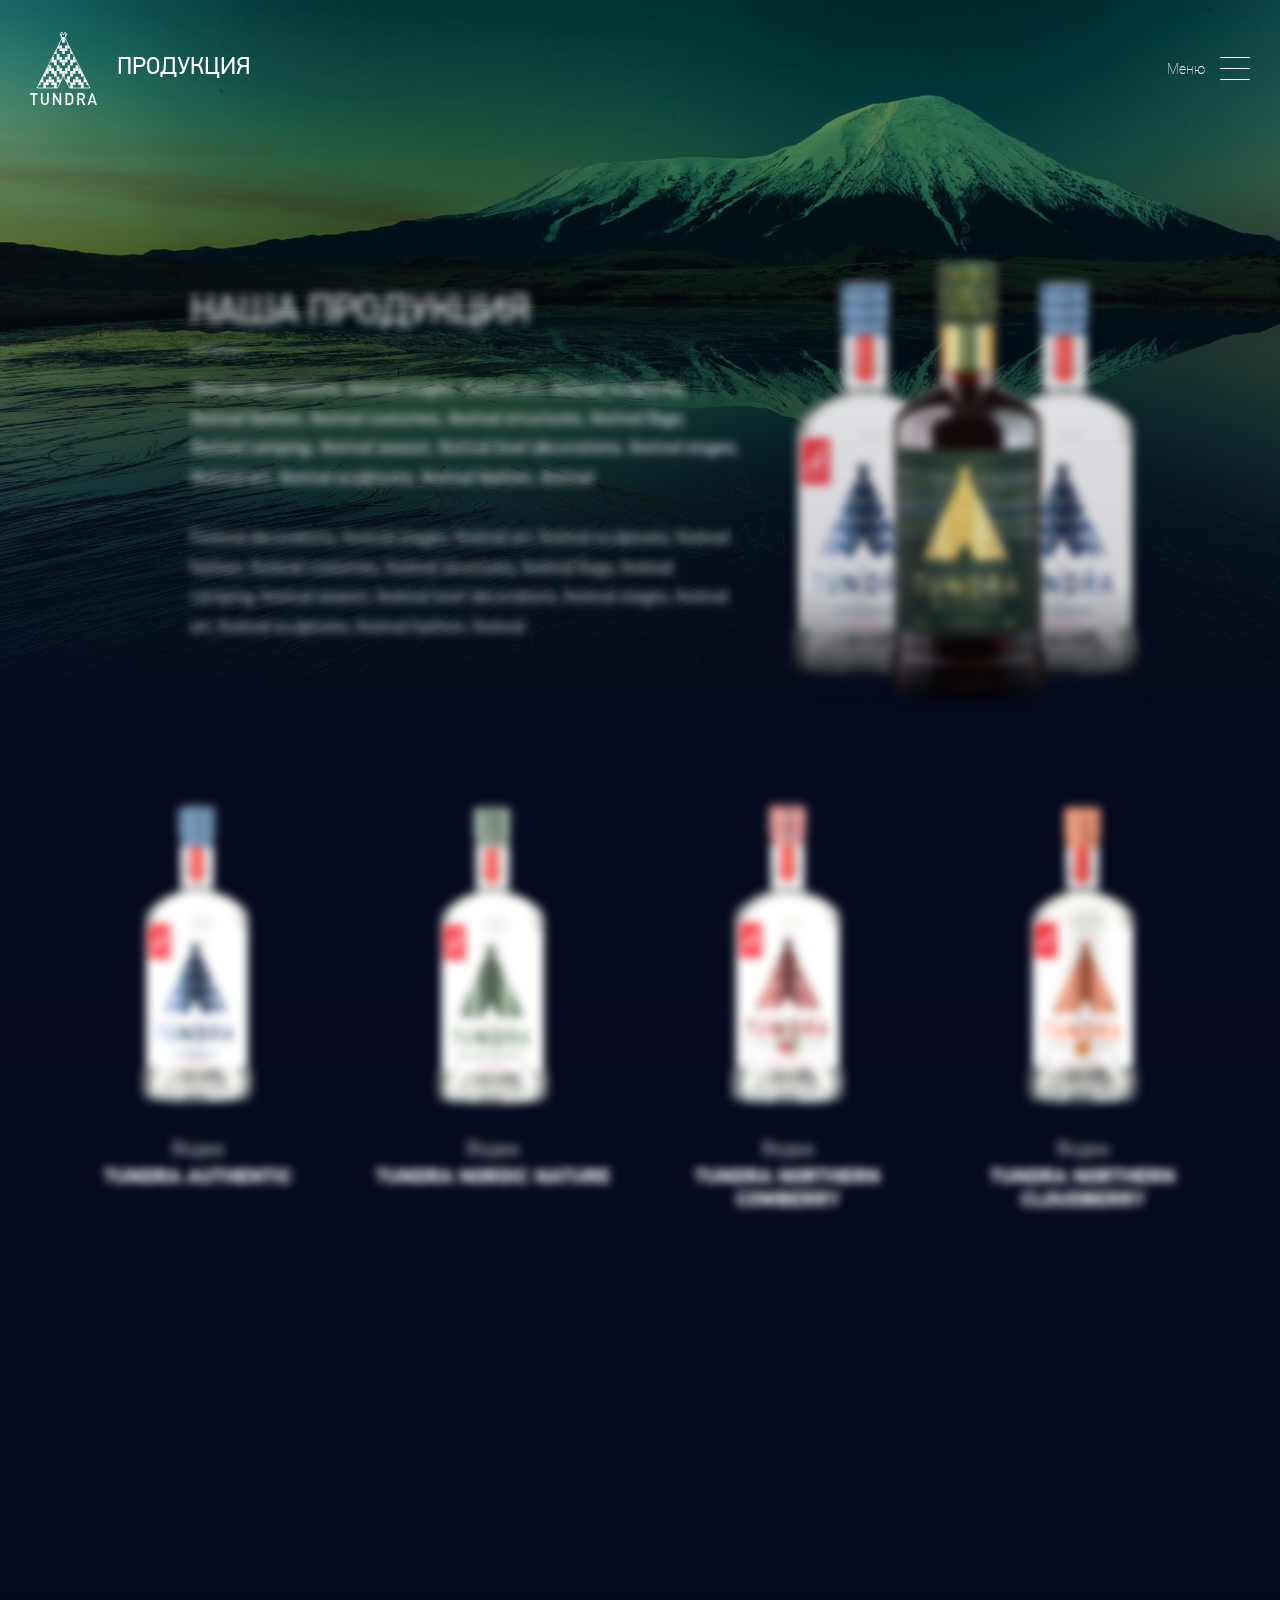
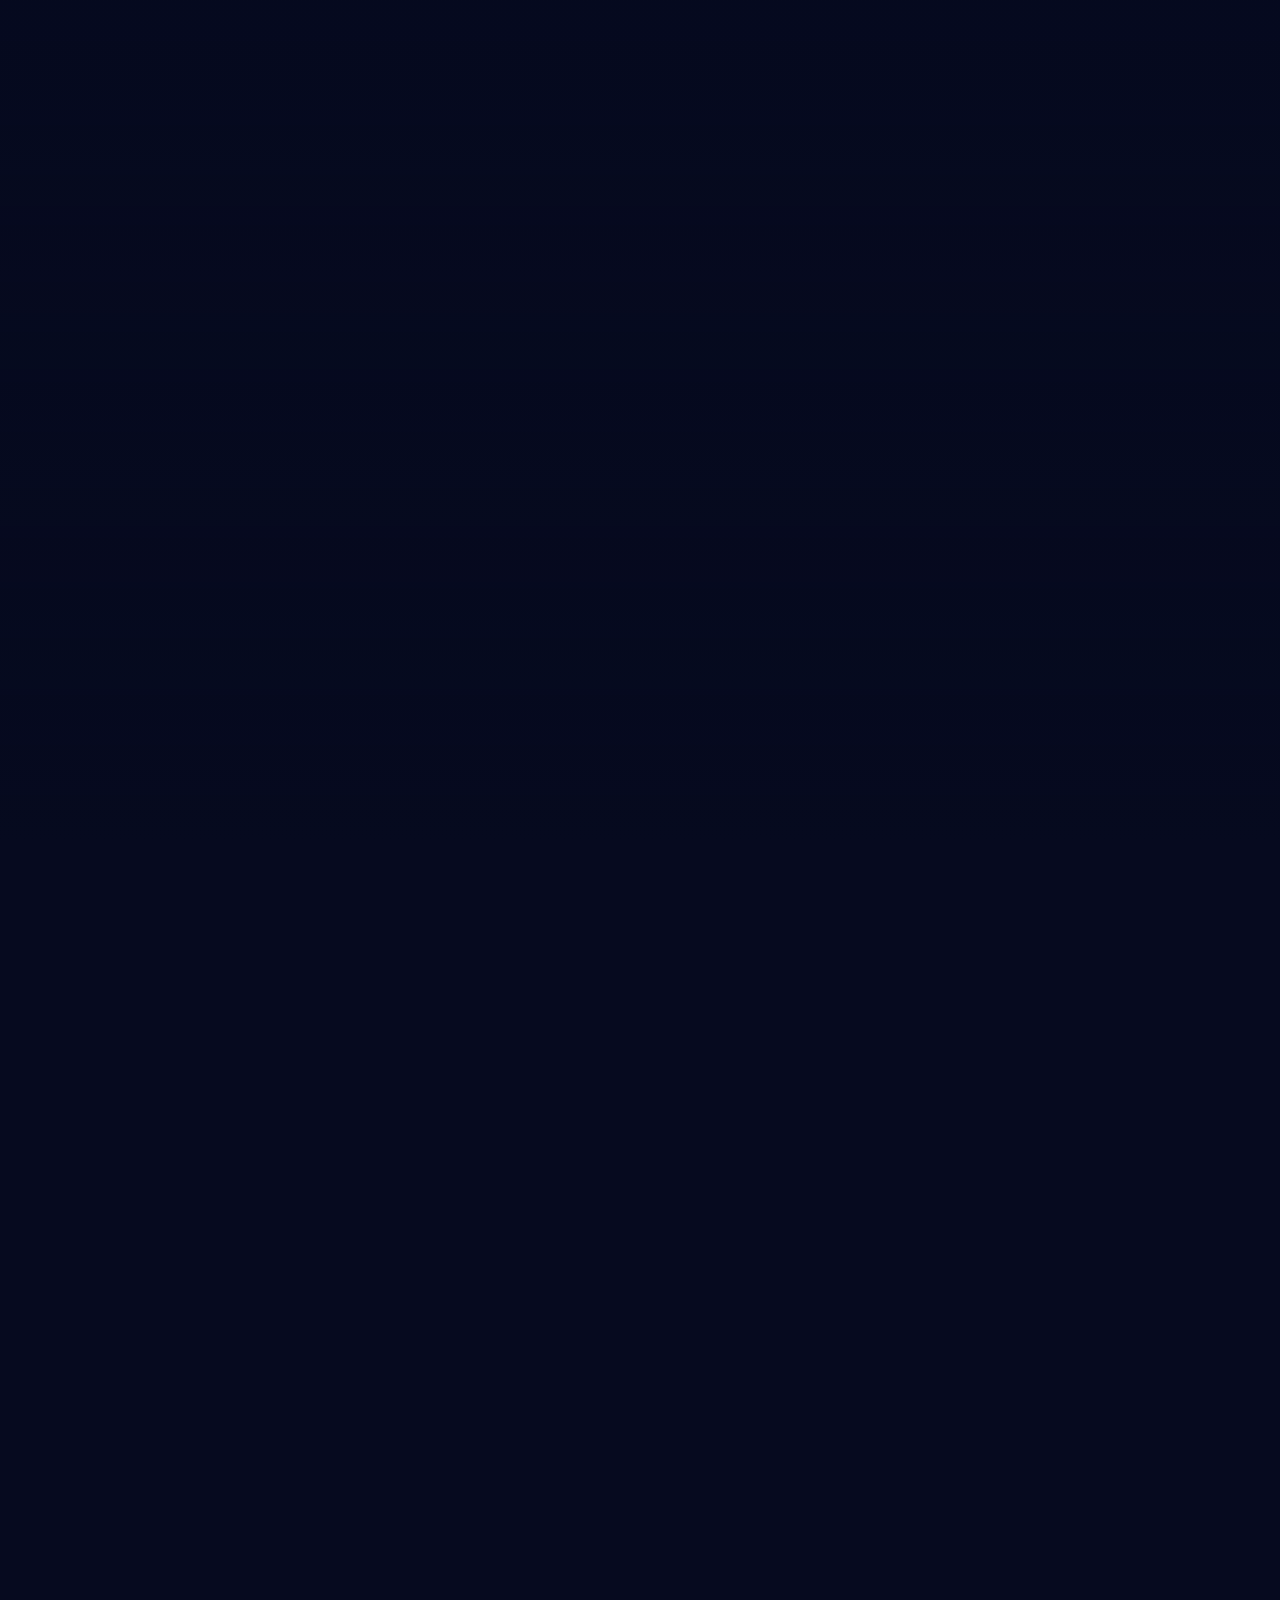
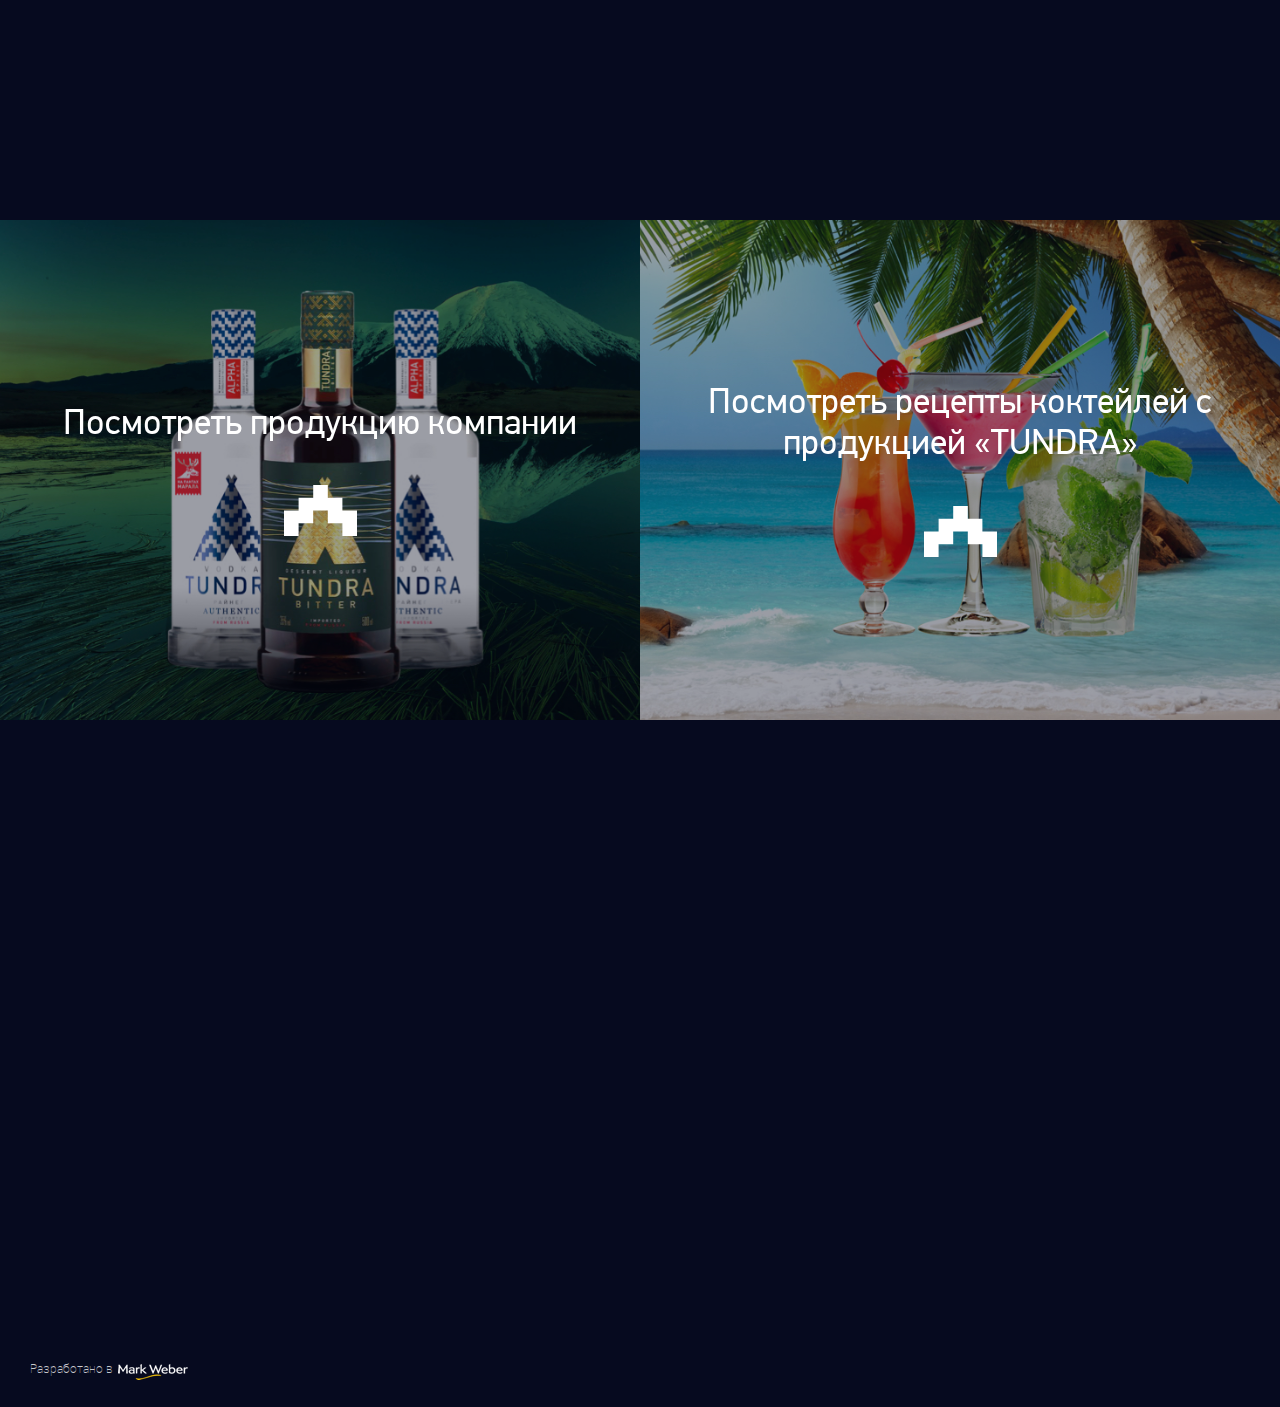
<file: production.html>
<!doctype html> 
<html lang="en">
<head>
    <meta charset="utf-8">
    <title>Tundra</title>
    <meta http-equiv="X-UA-Compatible" content="IE=Edge">
    <meta name="viewport" content="width=device-width, initial-scale=1.0, minimum-scale=1.0, maximum-scale=1.0, user-scalable=no">
    
    <link rel="apple-touch-icon" sizes="57x57" href="/apple-icon-57x57.png">
	<link rel="apple-touch-icon" sizes="60x60" href="/apple-icon-60x60.png">
	<link rel="apple-touch-icon" sizes="72x72" href="/apple-icon-72x72.png">
	<link rel="apple-touch-icon" sizes="76x76" href="/apple-icon-76x76.png">
	<link rel="apple-touch-icon" sizes="114x114" href="/apple-icon-114x114.png">
	<link rel="apple-touch-icon" sizes="120x120" href="/apple-icon-120x120.png">
	<link rel="apple-touch-icon" sizes="144x144" href="/apple-icon-144x144.png">
	<link rel="apple-touch-icon" sizes="152x152" href="/apple-icon-152x152.png">
	<link rel="apple-touch-icon" sizes="180x180" href="/apple-icon-180x180.png">
	<link rel="icon" type="image/png" sizes="192x192"  href="/android-icon-192x192.png">
	<link rel="icon" type="image/png" sizes="32x32" href="/favicon-32x32.png">
	<link rel="icon" type="image/png" sizes="96x96" href="/favicon-96x96.png">
	<link rel="icon" type="image/png" sizes="16x16" href="/favicon-16x16.png">
	<link rel="manifest" href="/manifest.json">
	<meta name="msapplication-TileColor" content="#ffffff">
	<meta name="msapplication-TileImage" content="/ms-icon-144x144.png">
	<meta name="theme-color" content="#ffffff">
	
    <link rel="stylesheet" href="fonts/stylesheet.css">
    <link rel="stylesheet" href="css/libs/slick.css">
    <link rel="stylesheet" href="css/libs/slick-theme.css">
    <link rel="stylesheet" href="css/libs/animate.css">
    <link rel="stylesheet" href="css/style.min.css">
</head>

<svg xmlns="http://www.w3.org/2000/svg" style="display: none;">
	<symbol id="icon-fb" viewBox="0 0 16 31">
		<defs>
	        <polygon id="path-1" points="0.144593814 0.0766922954 15.8659959 0.0766922954 15.8659959 30.0881535 0.144593814 30.0881535"></polygon>
	    </defs>
	    <g id="Design" stroke="none" stroke-width="1" fill-rule="evenodd">
	        <g id="Artboard" transform="translate(-114.000000, -1003.000000)">
	            <g id="Соцсети" transform="translate(50.000000, 1003.000000)">
	                <g id="Group-6" transform="translate(64.000000, 0.000000)">
	                    <mask id="mask-2">
	                        <use xlink:href="#path-1"></use>
	                    </mask>
	                    <g id="Clip-5"></g>
	                    <path d="M10.3491299,30.0881535 L10.3491299,16.398497 L14.9843464,16.398497 L15.6784495,11.0632315 L10.3491299,11.0632315 L10.3491299,7.65704707 C10.3491299,6.11257217 10.7816247,5.05964746 13.0160165,5.05964746 L15.8659959,5.05866632 L15.8659959,0.286574089 C15.3731299,0.221818974 13.6812536,0.0766105339 11.7134186,0.0766105339 C7.60438763,0.0766105339 4.7916866,2.5628145 4.7916866,7.12903125 L4.7916866,11.0632315 L0.144593814,11.0632315 L0.144593814,16.398497 L4.7916866,16.398497 L4.7916866,30.0881535 L10.3491299,30.0881535 Z" id="fb" mask="url(#mask-2)" class="st4"></path>
	                </g>
	            </g>
	        </g>
	    </g>
	</symbol>

	<symbol id="icon-google" viewBox="0 0 27 18">
		<defs></defs>
	    <g id="Design" stroke="none" stroke-width="1" fill-rule="evenodd">
	        <g id="Artboard" transform="translate(-224.000000, -1010.000000)">
	            <g id="Соцсети" transform="translate(50.000000, 1003.000000)">
	                <g id="Group-2" transform="translate(174.000000, 7.000000)">
	                    <polygon id="Fill-9" points="24.0512927 6.94880238 24.0512927 4 21.9488579 4 21.9488579 6.94880238 19 6.94880238 19 9.05119762 21.9488579 9.05119762 21.9488579 12 24.0512927 12 24.0512927 9.05119762 27 9.05119762 27 6.94880238"></polygon>
	                    <path d="M9.19184828,7.19527631 L9.19184828,10.7886433 L14.1022923,10.7886433 C13.9502829,11.5441199 13.6418462,12.2370279 13.0953322,12.8216439 C11.1269003,14.9279621 7.45723924,14.9066246 5.35692402,12.7866696 C3.25644516,10.6665542 3.27935293,7.2480586 5.40830287,5.15617931 C7.43318608,3.16681638 10.6954161,3.08098499 12.6676114,4.97264453 L12.663848,4.97681578 L15.3402937,2.35246103 C11.7553913,-0.845439878 6.22496486,-0.796187102 2.73414802,2.58123777 C-0.877098244,6.07465534 -0.916041452,11.7833248 2.64693486,15.3239095 C6.20974755,18.8644942 12.3873185,18.8997894 15.7264532,15.3823069 C17.7416824,13.2591433 18.3214126,10.2141346 17.8406767,7.19527631 L9.19184828,7.19527631 Z" id="Fill-11"></path>
	                </g>
	            </g>
	        </g>
	    </g>
	</symbol>

	<symbol id="icon-instagram" viewBox="0 0 25 26">
		<defs></defs>
	    <g id="Design" stroke="none" stroke-width="1" fill-rule="evenodd">
	        <g id="Artboard" transform="translate(-282.000000, -1006.000000)">
	            <g id="Соцсети" transform="translate(50.000000, 1003.000000)">
	                <g id="Group-4" transform="translate(232.000000, 3.000000)">
	                    <path d="M12.5,0 C9.10523666,0 8.67959047,0.0150118497 7.34642497,0.0782012635 C6.01577711,0.141565234 5.10725076,0.361157175 4.3121853,0.682515492 C3.49009735,1.01469631 2.79305136,1.45929144 2.09801947,2.1819549 C1.40315542,2.90479292 0.975830816,3.62972561 0.656428332,4.48452826 C0.347432024,5.31157645 0.135951662,6.25645019 0.0753608593,7.64033327 C0.014434374,9.02683469 0,9.4695097 0,13.0000873 C0,16.5306649 0.014434374,16.9733399 0.0753608593,18.3600158 C0.135951662,19.7435498 0.347432024,20.6885981 0.656428332,21.5156463 C0.975830816,22.3704489 1.40315542,23.0955562 2.09801947,23.8180451 C2.79305136,24.5408831 3.49009735,24.9854783 4.3121853,25.3176591 C5.10725076,25.6390174 6.01577711,25.8587839 7.34642497,25.9217987 C8.67959047,25.9851627 9.10523666,26 12.5,26 C15.8949312,26 16.3205774,25.9851627 17.6537429,25.9217987 C18.9842229,25.8587839 19.8929171,25.6390174 20.6879825,25.3176591 C21.5100705,24.9854783 22.2071165,24.5408831 22.9019805,23.8180451 C23.5968446,23.0955562 24.024337,22.3704489 24.3435717,21.5156463 C24.6527358,20.6885981 24.8640483,19.7435498 24.9246391,18.3600158 C24.9855656,16.9733399 25,16.5306649 25,13.0000873 C25,9.4695097 24.9855656,9.02683469 24.9246391,7.64033327 C24.8640483,6.25645019 24.6527358,5.31157645 24.3435717,4.48452826 C24.024337,3.62972561 23.5968446,2.90479292 22.9019805,2.1819549 C22.2071165,1.45929144 21.5100705,1.01469631 20.6879825,0.682515492 C19.8929171,0.361157175 18.9842229,0.141565234 17.6537429,0.0782012635 C16.3205774,0.0150118497 15.8949312,0 12.5,0 M12.5,2.34237222 C15.8376972,2.34237222 16.2329641,2.35563851 17.5510238,2.41830425 C18.7697214,2.47608242 19.4316885,2.68764476 19.8721047,2.86586684 C20.455522,3.10169253 20.8719369,3.38342654 21.309332,3.83814594 C21.7468949,4.29321446 22.0176234,4.72628886 22.2445451,5.33304688 C22.4155757,5.79108285 22.6191675,6.47953326 22.6748909,7.74698722 C22.7349782,9.11777857 22.7477341,9.52885887 22.7477341,13.0000873 C22.7477341,16.4711411 22.7349782,16.882396 22.6748909,18.2531873 C22.6191675,19.5206413 22.4155757,20.2089171 22.2445451,20.6669531 C22.0176234,21.2738857 21.7468949,21.7069601 21.309332,22.1618541 C20.8719369,22.616748 20.455522,22.898482 19.8721047,23.1343077 C19.4316885,23.3123552 18.7697214,23.5242667 17.5510238,23.5820449 C16.2331319,23.644536 15.8378651,23.6576278 12.5,23.6576278 C9.16213494,23.6576278 8.76686808,23.644536 7.44897617,23.5820449 C6.23027862,23.5242667 5.56831151,23.3123552 5.12789527,23.1343077 C4.54447801,22.898482 4.12806311,22.616748 3.69066801,22.1618541 C3.25327291,21.7069601 2.98237664,21.2738857 2.75562269,20.6669531 C2.5844243,20.2089171 2.38083249,19.5206413 2.32527694,18.2531873 C2.26518966,16.882396 2.25226586,16.4711411 2.25226586,13.0000873 C2.25226586,9.52885887 2.26518966,9.11777857 2.32527694,7.74698722 C2.38083249,6.47953326 2.5844243,5.79108285 2.75562269,5.33304688 C2.98237664,4.72628886 3.25327291,4.29321446 3.69066801,3.8383205 C4.12806311,3.38342654 4.54447801,3.10169253 5.12789527,2.86586684 C5.56831151,2.68764476 6.23027862,2.47608242 7.44897617,2.41830425 C8.76703592,2.35563851 9.16230279,2.34237222 12.5,2.34237222" id="Fill-13"></path>
	                    <path d="M12.499915,17.7192595 C10.1697151,17.7192595 8.28074052,15.8302849 8.28074052,13.499915 C8.28074052,11.1697151 10.1697151,9.28074052 12.499915,9.28074052 C14.8302849,9.28074052 16.7192595,11.1697151 16.7192595,13.499915 C16.7192595,15.8302849 14.8302849,17.7192595 12.499915,17.7192595 M12.499915,7 C8.91011544,7 6,9.91011544 6,13.499915 C6,17.0898846 8.91011544,20 12.499915,20 C16.0898846,20 19,17.0898846 19,13.499915 C19,9.91011544 16.0898846,7 12.499915,7" id="Fill-15"></path>
	                    <path d="M21,5.49991608 C21,6.3285035 20.3284284,7 19.4999161,7 C18.6715716,7 18,6.3285035 18,5.49991608 C18,4.6714965 18.6715716,4 19.4999161,4 C20.3284284,4 21,4.6714965 21,5.49991608" id="Fill-17"></path>
	                </g>
	            </g>
	        </g>
	    </g>
	</symbol>

	<symbol id="icon-twitter" viewBox="0 0 27 23">
		<defs></defs>
	    <g id="Design" stroke="none" stroke-width="1" fill-rule="evenodd">
	        <g id="Artboard" transform="translate(-169.000000, -1007.000000)">
	            <g id="Соцсети" transform="translate(50.000000, 1003.000000)">
	                <path d="M146,6.72246011 C145.006797,7.1842117 143.938982,7.49670336 142.8185,7.63693272 C143.962065,6.91806558 144.840505,5.78072541 145.254041,4.42443661 C144.183625,5.09014268 142.998284,5.57319278 141.73638,5.8335457 C140.726109,4.70489532 139.286209,4 137.693183,4 C134.633923,4 132.153679,6.59978072 132.153679,9.80631325 C132.153679,10.2615901 132.202771,10.7044286 132.297214,11.129206 C127.69337,10.887255 123.61181,8.57577082 120.87977,5.0628806 C120.402838,5.92027321 120.129748,6.9177248 120.129748,7.98179811 C120.129748,9.99612552 121.107671,11.7736136 122.594061,12.8146845 C121.686037,12.7843554 120.831817,12.5236617 120.085046,12.0883203 C120.084558,12.1126858 120.084558,12.1370512 120.084558,12.1615871 C120.084558,14.9746937 121.993913,17.3214482 124.527962,17.8549331 C124.063221,17.987495 123.57361,18.0585468 123.068718,18.0585468 C122.71175,18.0585468 122.364698,18.0220838 122.026261,17.9546101 C122.731094,20.2609826 124.776994,21.9399864 127.200995,21.9865023 C125.305294,23.5441898 122.916568,24.4724638 120.321561,24.4724638 C119.874214,24.4724638 119.433368,24.4448609 119,24.3908479 C121.451309,26.0388411 124.363295,27 127.491315,27 C137.680016,27 143.25203,18.1520898 143.25203,10.4795164 C143.25203,10.2276829 143.246666,9.97755323 143.235938,9.72844591 C144.31822,8.90956099 145.257455,7.88706236 146,6.72246011" id="Fill-7"></path>
	            </g>
	        </g>
	    </g>
	</symbol>

	<symbol id="icon-vk" viewBox="0 0 31 18">
		<defs>
        	<polygon id="path-1" points="0 0.0966293456 30.9297924 0.0966293456 30.9297924 17.9799447 0 17.9799447"></polygon>
	    </defs>
	    <g id="Design" stroke="none" stroke-width="1" fill-rule="evenodd">
	        <g id="Artboard" transform="translate(-50.000000, -1010.000000)">
	            <g id="Соцсети" transform="translate(50.000000, 1003.000000)">
	                <g id="Group-3" transform="translate(0.000000, 7.000000)">
	                    <mask id="mask-2">
	                        <use xlink:href="#path-1"></use>
	                    </mask>
	                    <g id="Clip-2"></g>
	                    <path d="M15.1331505,17.9050091 L16.981687,17.9050091 C16.981687,17.9050091 17.5400099,17.8426636 17.8254682,17.5312636 C18.0879995,17.2452273 18.0794422,16.7083364 18.0794422,16.7083364 C18.0794422,16.7083364 18.043437,14.1943909 19.1944734,13.8239182 C20.329687,13.4591727 21.7871714,16.2535909 23.3315203,17.3285182 C24.4998328,18.1414636 25.3873693,17.9634273 25.3873693,17.9634273 L29.5179578,17.9050091 C29.5179578,17.9050091 31.6787547,17.7698455 30.6539786,16.0482273 C30.5700203,15.9075 30.0572286,14.7746455 27.5827182,12.4469182 C24.9924422,10.0107 25.3399005,10.4045727 28.4595984,6.19011818 C30.3596401,3.62364545 31.1191401,2.05682727 30.8817964,1.38591818 C30.6557547,0.746590909 29.2580099,0.9153 29.2580099,0.9153 L24.6075255,0.944754545 C24.6075255,0.944754545 24.2624891,0.897136364 24.0069005,1.05193636 C23.756963,1.20379091 23.5966349,1.55773636 23.5966349,1.55773636 C23.5966349,1.55773636 22.860062,3.54362727 21.8788797,5.23284545 C19.8080151,8.79651818 18.9797339,8.98519091 18.6413172,8.76379091 C17.8537234,8.24751818 18.0505411,6.69199091 18.0505411,5.5863 C18.0505411,2.13193636 18.5675307,0.6921 17.0440099,0.319172727 C16.5384839,0.195627273 16.1659995,0.114136364 14.8732026,0.100554545 C13.2135724,0.0835363636 11.8093693,0.105790909 11.0140255,0.500972727 C10.485088,0.763281818 10.0767599,1.34828182 10.3255672,1.38215455 C10.6329839,1.42322727 11.3288693,1.5723 11.6981245,2.08137273 C12.1749109,2.73837273 12.1579578,4.21420909 12.1579578,4.21420909 C12.1579578,4.21420909 12.4319526,8.28008182 11.5184214,8.78506364 C10.8914786,9.13131818 10.031713,8.42424545 8.18543698,5.19062727 C7.2394526,3.53446364 6.5253224,1.7037 6.5253224,1.7037 C6.5253224,1.7037 6.38759844,1.36153636 6.14185885,1.17842727 C5.84396823,0.956536364 5.42756719,0.886172727 5.42756719,0.886172727 L1.00796823,0.9153 C1.00796823,0.9153 0.344697396,0.934118182 0.101056771,1.2267 C-0.115781771,1.48688182 0.0837807292,2.02459091 0.0837807292,2.02459091 C0.0837807292,2.02459091 3.5435099,10.2285 7.4611349,14.3629364 C11.0540672,18.1537364 15.1331505,17.9050091 15.1331505,17.9050091" id="Fill-1" mask="url(#mask-2)"></path>
	                </g>
	            </g>
	        </g>
	    </g>
	</symbol>

	<symbol id="icon-youtube" viewBox="0 0 26 18">
		<defs></defs>
	    <g id="Design" stroke="none" stroke-width="1" fill-rule="evenodd">
	        <g id="Artboard-Copy-7" transform="translate(-337.000000, -4086.000000)">
	            <g id="Page-1" transform="translate(50.000000, 4079.000000)">
	                <path d="M297.272992,19.5204891 L297.272992,12.3599193 L304.146828,15.9399622 L297.272992,19.5204891 Z M312.549951,9.89509068 C312.23162,8.5217622 311.100409,7.50882557 309.739544,7.35766749 C306.51547,7.00017942 303.252416,6.99856621 300.003817,7.00017942 C296.75473,6.99856621 293.491351,7.00017942 290.267439,7.35766749 C288.90625,7.50882557 287.775525,8.5217622 287.457682,9.89509068 C287.004872,11.8512731 287,13.985877 287,16.0001351 C287,18.0139092 287,20.1488357 287.452322,22.1050181 C287.770166,23.4781853 288.90089,24.4911219 290.262404,24.64228 C293.486154,24.9997681 296.749533,25.0017039 299.998295,24.9997681 C303.247218,25.0017039 306.510272,24.9997681 309.734185,24.6421187 C311.095374,24.4911219 312.226423,23.4781853 312.544592,22.1050181 C312.997239,20.1488357 313,18.0139092 313,16.0001351 C313,13.985877 313.002436,11.8512731 312.549951,9.89509068 Z" id="Fill-19"></path>
	            </g>
	        </g>
	    </g>
	</symbol>
</svg> <!-- . -->

<body class="hold">

<div class="header">
	<div class="header__logo">
		<a href="index.html">
			<object data='images/top-logo.svg' type='image/svg+xml'></object>
		</a>

		<div class="header__sign">
			<h5>Продукция</h5>
		</div> <!-- .header__sign -->
	</div> <!-- .header__logo -->

	<div class="header__menu">
		<span>Меню</span>

		<button class="header__menu-burger">
			<i></i>
			<i></i>
			<i></i>
		</button>
	</div> <!-- .header__menu -->
</div> <!-- .header -->

<div class="production">
	<div class="top-bg jarallax blue-off vh-100">
		<img src="images/production/top.jpg" alt="" class="jarallax-img">
	</div> <!-- .top-bg -->

	<div class="wrapper">
		<div class="production__in">
			<div class="top__txt px px1">
				<div class="top__txt-headline">
					<h3 class="wow fadeInUp">Наша продукция</h3>
				</div> <!-- .top__txt-headline -->

				<div class="top__txt-content">
					<p class="wow fadeInUp">Festival decorations, festival stages, festival art, festival sculptures, festival fashion, festival costumes, festival structures, festival flags, festival camping, festival season, festival love! decorations, festival stages, festival art, festival sculptures, festival fashion, festival </p>

					<p class="wow fadeInUp">Festival decorations, festival stages, festival art, festival sculptures, festival fashion, festival costumes, festival structures, festival flags, festival camping, festival season, festival love! decorations, festival stages, festival art, festival sculptures, festival fashion, festival </p>
				</div> <!-- .top__txt-content -->
			</div> <!-- .top__txt -->

			<div class="top__txt-img px px2 wow fadeInUp">
				<img src="images/production/products.png " alt="">
			</div> <!-- .top__txt-img -->
		</div> <!-- .about__in -->
	</div> <!-- .wrapper -->

	<div class="production__items">
		<div class="production__item wow fadeInUp">
			<div class="production__item-img">
				<img src="images/production/1.png" alt="">
			</div> <!-- .production__item-img -->

			<div class="production__item-name">
				<h5>Водка</h5>
				<h4>TUNDRA AUTHENTIC </h4>
			</div> <!-- .production__item-name -->

			<div class="production__item-btn">
				<a href="#">Подробнее</a>
			</div> <!-- .production__item-btn -->
		</div> <!-- .production__item -->

		<div class="production__item wow fadeInUp">
			<div class="production__item-img">
				<img src="images/production/2.png" alt="">
			</div> <!-- .production__item-img -->

			<div class="production__item-name">
				<h5>Водка</h5>
				<h4>TUNDRA NORDIC NATURE</h4>
			</div> <!-- .production__item-name -->

			<div class="production__item-btn">
				<a href="#">Подробнее</a>
			</div> <!-- .production__item-btn -->
		</div> <!-- .production__item -->

		<div class="production__item wow fadeInUp">
			<div class="production__item-img">
				<img src="images/production/3.png" alt="">
			</div> <!-- .production__item-img -->

			<div class="production__item-name">
				<h5>Водка</h5>
				<h4>TUNDRA NORTHERN COWBERRY</h4>
			</div> <!-- .production__item-name -->

			<div class="production__item-btn">
				<a href="#">Подробнее</a>
			</div> <!-- .production__item-btn -->
		</div> <!-- .production__item -->

		<div class="production__item wow fadeInUp">
			<div class="production__item-img">
				<img src="images/production/4.png" alt="">
			</div> <!-- .production__item-img -->

			<div class="production__item-name">
				<h5>Водка</h5>
				<h4>TUNDRA NORTHERN CLOUDBERRY</h4>
			</div> <!-- .production__item-name -->

			<div class="production__item-btn">
				<a href="#">Подробнее</a>
			</div> <!-- .production__item-btn -->
		</div> <!-- .production__item -->

		<div class="production__item wow fadeInUp">
			<div class="production__item-img">
				<img src="images/production/5.png" alt="">
			</div> <!-- .production__item-img -->

			<div class="production__item-name">
				<h5>Биттер</h5>
				<h4>TUNDRA BITTER</h4>
			</div> <!-- .production__item-name -->

			<div class="production__item-btn">
				<a href="#">Подробнее</a>
			</div> <!-- .production__item-btn -->
		</div> <!-- .production__item -->

		<div class="production__item wow fadeInUp">
			<div class="production__item-img">
				<img src="images/production/1.png" alt="">
			</div> <!-- .production__item-img -->

			<div class="production__item-name">
				<h5>Водка</h5>
				<h4>TUNDRA AUTHENTIC </h4>
			</div> <!-- .production__item-name -->

			<div class="production__item-btn">
				<a href="#">Подробнее</a>
			</div> <!-- .production__item-btn -->
		</div> <!-- .production__item -->

		<div class="production__item wow fadeInUp">
			<div class="production__item-img">
				<img src="images/production/2.png" alt="">
			</div> <!-- .production__item-img -->

			<div class="production__item-name">
				<h5>Водка</h5>
				<h4>TUNDRA NORDIC NATURE</h4>
			</div> <!-- .production__item-name -->

			<div class="production__item-btn">
				<a href="#">Подробнее</a>
			</div> <!-- .production__item-btn -->
		</div> <!-- .production__item -->

		<div class="production__item wow fadeInUp">
			<div class="production__item-img">
				<img src="images/production/3.png" alt="">
			</div> <!-- .production__item-img -->

			<div class="production__item-name">
				<h5>Водка</h5>
				<h4>TUNDRA NORTHERN COWBERRY</h4>
			</div> <!-- .production__item-name -->

			<div class="production__item-btn">
				<a href="#">Подробнее</a>
			</div> <!-- .production__item-btn -->
		</div> <!-- .production__item -->

		<div class="production__item wow fadeInUp">
			<div class="production__item-img">
				<img src="images/production/4.png" alt="">
			</div> <!-- .production__item-img -->

			<div class="production__item-name">
				<h5>Водка</h5>
				<h4>TUNDRA NORTHERN CLOUDBERRY</h4>
			</div> <!-- .production__item-name -->

			<div class="production__item-btn">
				<a href="#">Подробнее</a>
			</div> <!-- .production__item-btn -->
		</div> <!-- .production__item -->

		<div class="production__item wow fadeInUp">
			<div class="production__item-img">
				<img src="images/production/5.png" alt="">
			</div> <!-- .production__item-img -->

			<div class="production__item-name">
				<h5>Биттер</h5>
				<h4>TUNDRA BITTER</h4>
			</div> <!-- .production__item-name -->

			<div class="production__item-btn">
				<a href="#">Подробнее</a>
			</div> <!-- .production__item-btn -->
		</div> <!-- .production__item -->
	</div> <!-- .production__items -->
</div> <!-- .production -->

<div class="made">
	<div class="wrapper">
		<div class="made__in">
			<div class="made__l px px1">
				<div class="made__headline wow fadeInUp">
					<h3>Производство</h3>
				</div> <!-- .made__in-headline -->

				<div class="made__top">
					<p class="wow fadeInUp">Festival decorations, festival stages, festival art, festival sculptures, festival fashion, festival costumes, festival structures, festival flags, festival camping, festival season, festival love! decorations, festival stages, festival art, festival sculptures, festival fashion, festival</p>

					<p class="wow fadeInUp">Festival decorations, festival stages, festival art, festival sculptures, festival fashion, festival costumes, festival structures, festival flags, festival camping, festival season, festival love! decorations, festival stages, festival art, festival sculptures, festival fashion, festival</p>
				</div> <!-- .made__in-top -->

				<div class="made__steps wow fadeInUp">
					<div class="made__step wow fadeInUp">
						<div class="made__step-headline">
							<h5>Этап 1</h5>
							<p>Festival decorations, festival stages, festival art, festival sculptures, festival fashion, festival costumes, festival structures, festival flags, festival camping, festival season, festival love! decorations, festival stages, festival art, festival sculptures, festival fashion, festival</p>
						</div> <!-- .made__step-headline -->
					</div> <!-- .made__step -->

					<div class="made__step wow fadeInUp">
						<div class="made__step-headline">
							<h5>Этап 2</h5>
							<p>Festival decorations, festival stages, festival art, festival sculptures, festival fashion, festival costumes, festival structures, festival flags, festival camping, festival season, festival love! decorations, festival stages, festival art, festival sculptures, festival fashion, festival</p>
						</div> <!-- .made__step-headline -->
					</div> <!-- .made__step -->

					<div class="made__step wow fadeInUp">
						<div class="made__step-headline">
							<h5>Этап 3</h5>
							<p>Festival decorations, festival stages, festival art, festival sculptures, festival fashion, festival costumes, festival structures, festival flags, festival camping, festival season, festival love! decorations, festival stages, festival art, festival sculptures, festival fashion, festival</p>
						</div> <!-- .made__step-headline -->
					</div> <!-- .made__step -->
				</div> <!-- .made__in-steps -->
			</div> <!-- .made__l -->

			<div class="made__r px px2">
				<img src="images/production/info.jpg" alt="" class="wow fadeInUp">
			</div> <!-- .made__r -->
		</div> <!-- .made__in -->
	</div> <!-- .wrapper -->
</div> <!-- .made -->

<div class="before__footer">
	<div class="before__footer-item before__footer-l">
		<a href="#">Посмотреть продукцию компании</a>

		<img src="images/about/bottom-1.jpg" alt="">
	</div> <!-- .before__footer-l -->

	<div class="before__footer-item before__footer-r">
		<a href="#">Посмотреть рецепты коктейлей с продукцией «TUNDRA»</a>

		<img src="images/about/bottom-2.jpg" alt="">
	</div> <!-- .before__footer-r -->
</div> <!-- .before__footer -->

<div class="formbox">
	<div class="wrapper">
		<div class="formbox__in">
			<div class="formbox__form wow fadeInUp">
				<div class="formbox__form-headline">
					<h3>Оставьте заявку</h3>
					<h5>Рецепты коктелей с алкогольной продукцией «ТUNDRA» Festival decorations, festival stages, festival art, festival  sculptures, festival fashion, festival costumes, festiva</h5>
				</div> <!-- formbox__form-headline -->

				<div class="formbox__form-form">
					<form action="#">
						<div class="formbox__form-top">
							<div class="inp-group">
								<input type="text" placeholder="Ваше имя">
							</div> <!-- .inp-group -->

							<div class="inp-group">
								<input type="text" placeholder="Введите номер телефона">
							</div> <!-- .inp-group -->
						</div> <!-- .formbox__form-top -->

						<div class="formbox__form-textarea">
							<textarea name="#" id="" placeholder="Оставьте сообщение"></textarea>
						</div> <!-- .formbox__form-textarea -->

						<div class="formbox__form-btn">
							<button type="submit">Отправить</button>
						</div> <!-- .formbox__form-btn -->
					</form>
				</div> <!-- .formbox__form-form -->
			</div> <!-- .formbox__form -->
		</div> <!-- .formbox__in -->
	</div> <!-- .wrapper -->
</div> <!-- .formbox -->

<div class="footer footer__classic">
	<div class="wrapper">
		<div class="footer__socials">
			<a href="#" class="footer__socials-item vk">
				<svg class="icon__social icon__vk">
				   	<use xmlns:xlink="http://www.w3.org/1999/xlink" xlink:href="#icon-vk" xml:space="preserve"></use>
				</svg>
			</a>

			<a href="#" class="footer__socials-item fb">
				<svg class="icon__social icon__fb">
				   	<use xmlns:xlink="http://www.w3.org/1999/xlink" xlink:href="#icon-fb" xml:space="preserve"></use>
				</svg>
			</a>

			<a href="#" class="footer__socials-item tw">
				<svg class="icon__social icon__twitter">
				   	<use xmlns:xlink="http://www.w3.org/1999/xlink" xlink:href="#icon-twitter" xml:space="preserve"></use>
				</svg>
			</a>

			<a href="#" class="footer__socials-item google">
				<svg class="icon__social icon__google">
				   	<use xmlns:xlink="http://www.w3.org/1999/xlink" xlink:href="#icon-google" xml:space="preserve"></use>
				</svg>
			</a>

			<a href="#" class="footer__socials-item instagram">
				<svg class="icon__social icon__instagram">
				   	<use xmlns:xlink="http://www.w3.org/1999/xlink" xlink:href="#icon-instagram" xml:space="preserve"></use>
				</svg>
			</a>

			<a href="#" class="footer__socials-item youtube">
				<svg class="icon__social icon__youtube">
				   	<use xmlns:xlink="http://www.w3.org/1999/xlink" xlink:href="#icon-youtube" xml:space="preserve"></use>
				</svg>
			</a>
		</div> <!-- .footer__socials -->

		<div class="footer__copy">
			<p>Разработано в</p>
			<a href="#"><img src="images/icons/made.png" alt="лого разработчиков"></a>
		</div> <!-- .footer__copy -->
	</div>
</div> <!-- .footer -->

<div class="menu">
	<div class="menu__in">
		<ul class="list-unstyled">
			<li><a href="index.html">Главная</a></li>
			<li><a href="about.html">О нас</a></li>
			<li><a href="production.html">Продукция</a></li>
			<li><a href="cocktails.html">Коктейли</a></li>
			<li><a href="media.html">Медиатека</a></li>
			<li><a href="contact.html">Контакты</a></li>
		</ul>
	</div> <!-- .menu__in -->
</div> <!-- .menu -->

<div class="preloader">
	<div class="loader">
		<div class="circle item0"></div>
		<div class="circle item1"></div>
		<div class="circle item2"></div>
	</div> <!-- .loader -->
</div> <!-- .preloader -->

<script src="js/libs/jquery.min.js"></script>
<script src="js/libs/jarallax-element.min.js"></script>
<script src="js/libs/jarallax.min.js"></script>

<script src="js/libs/jquery.fullPage.min.js"></script>
<script src="js/libs/slick.min.js"></script>
<script src="js/libs/wow.min.js"></script>
<script src="js/app.js"></script>

</body>
</html>
</file>
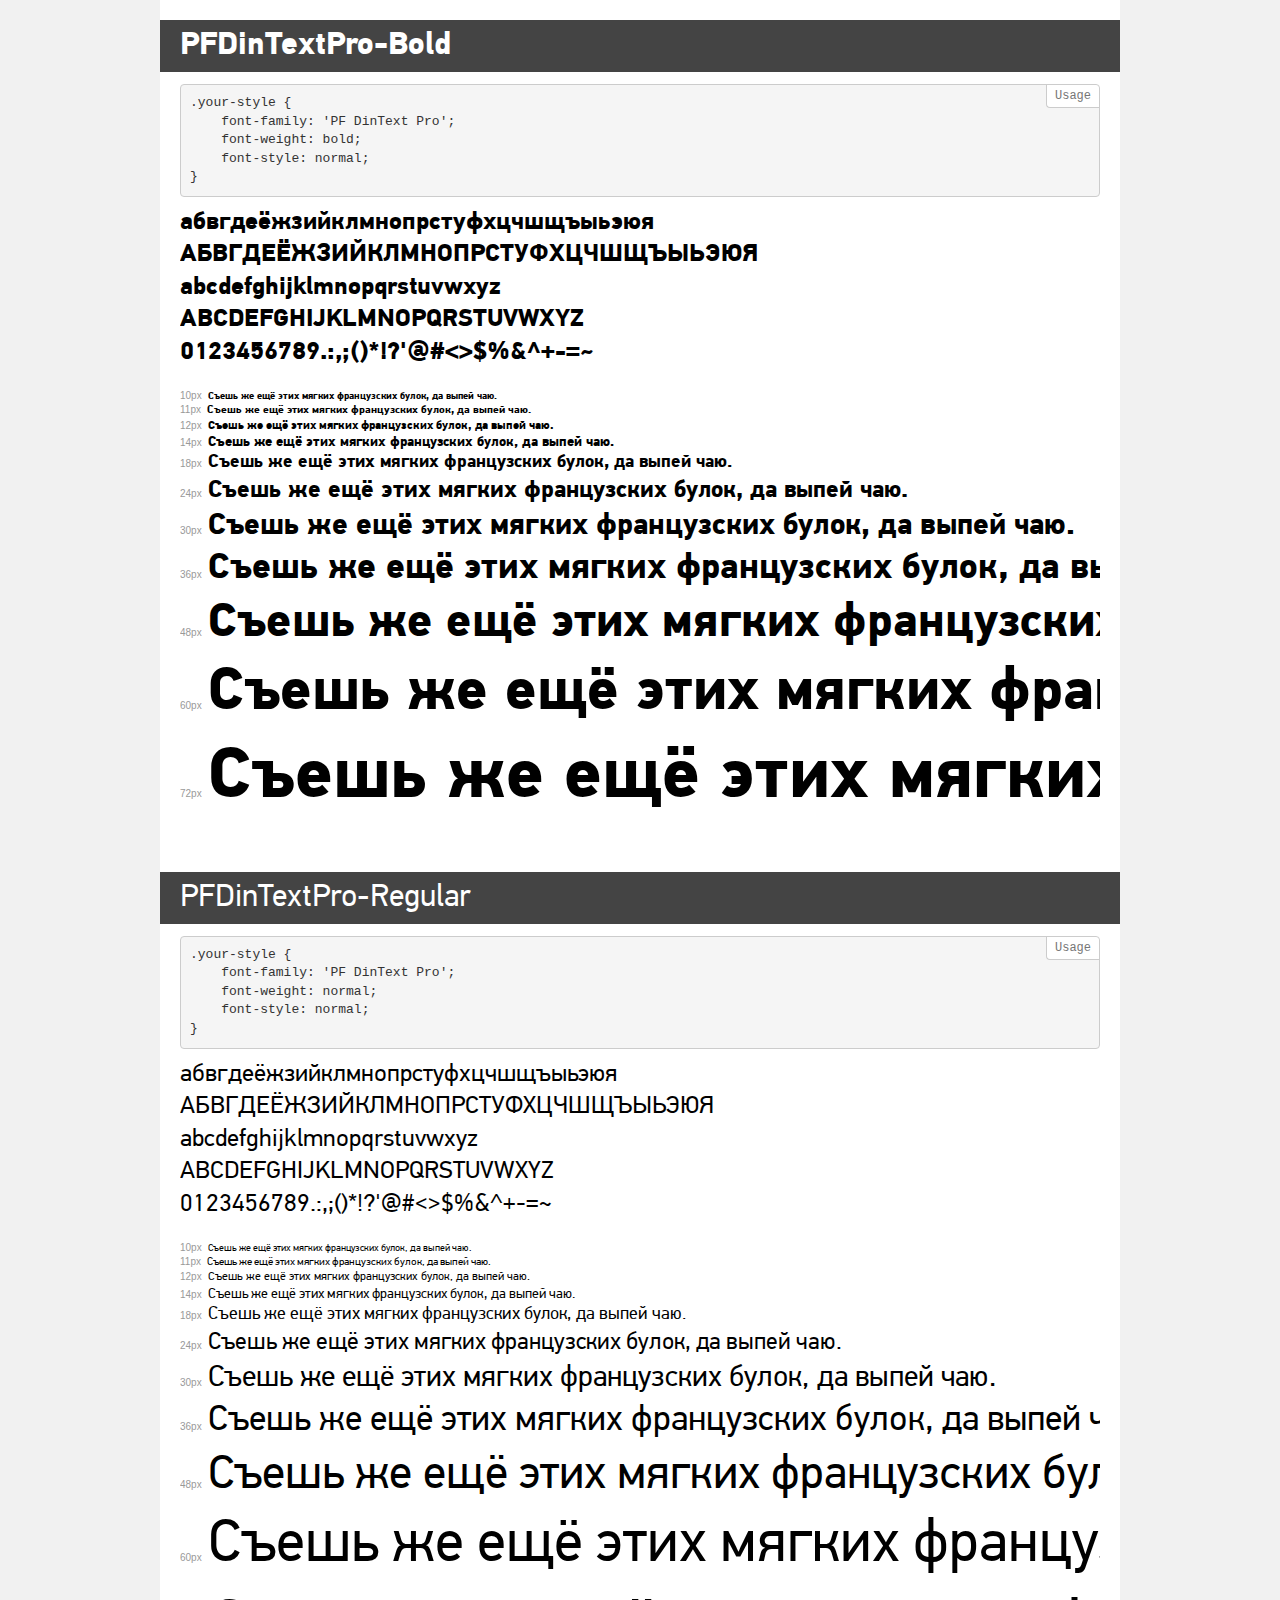
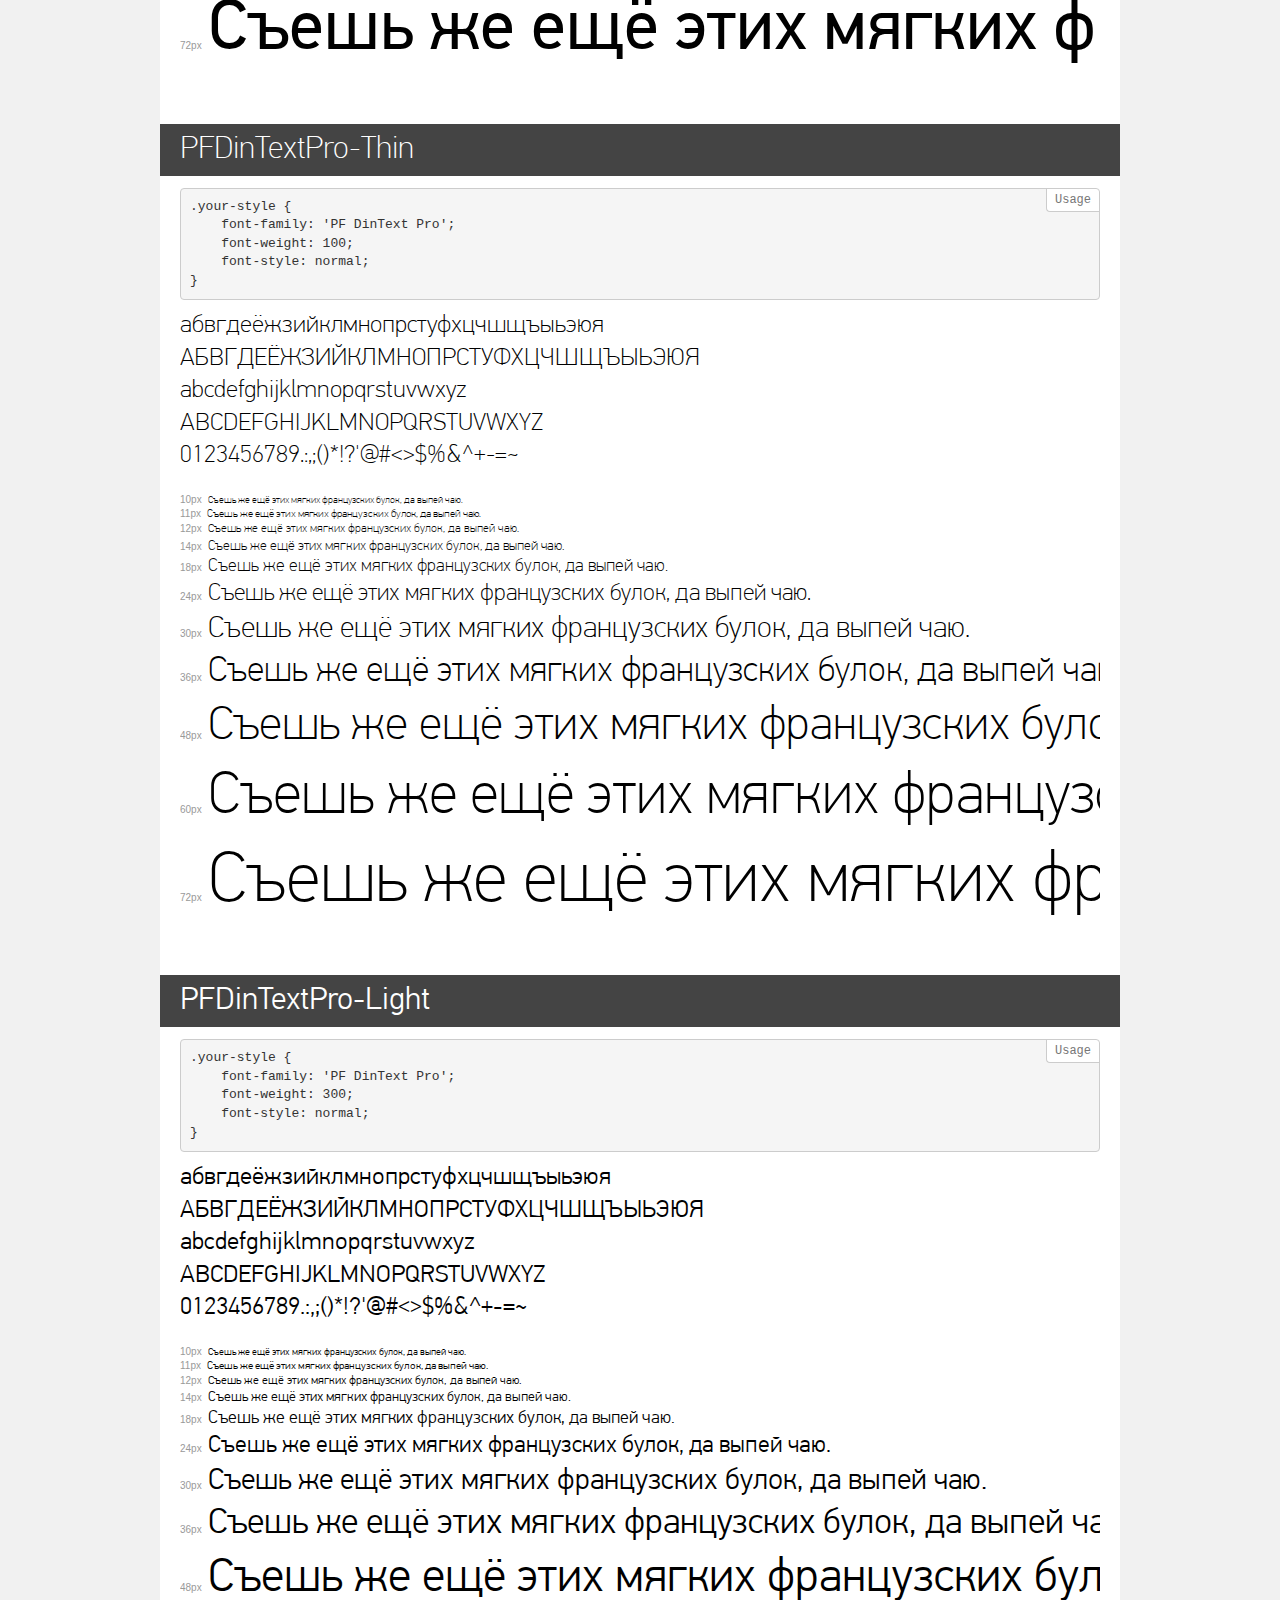
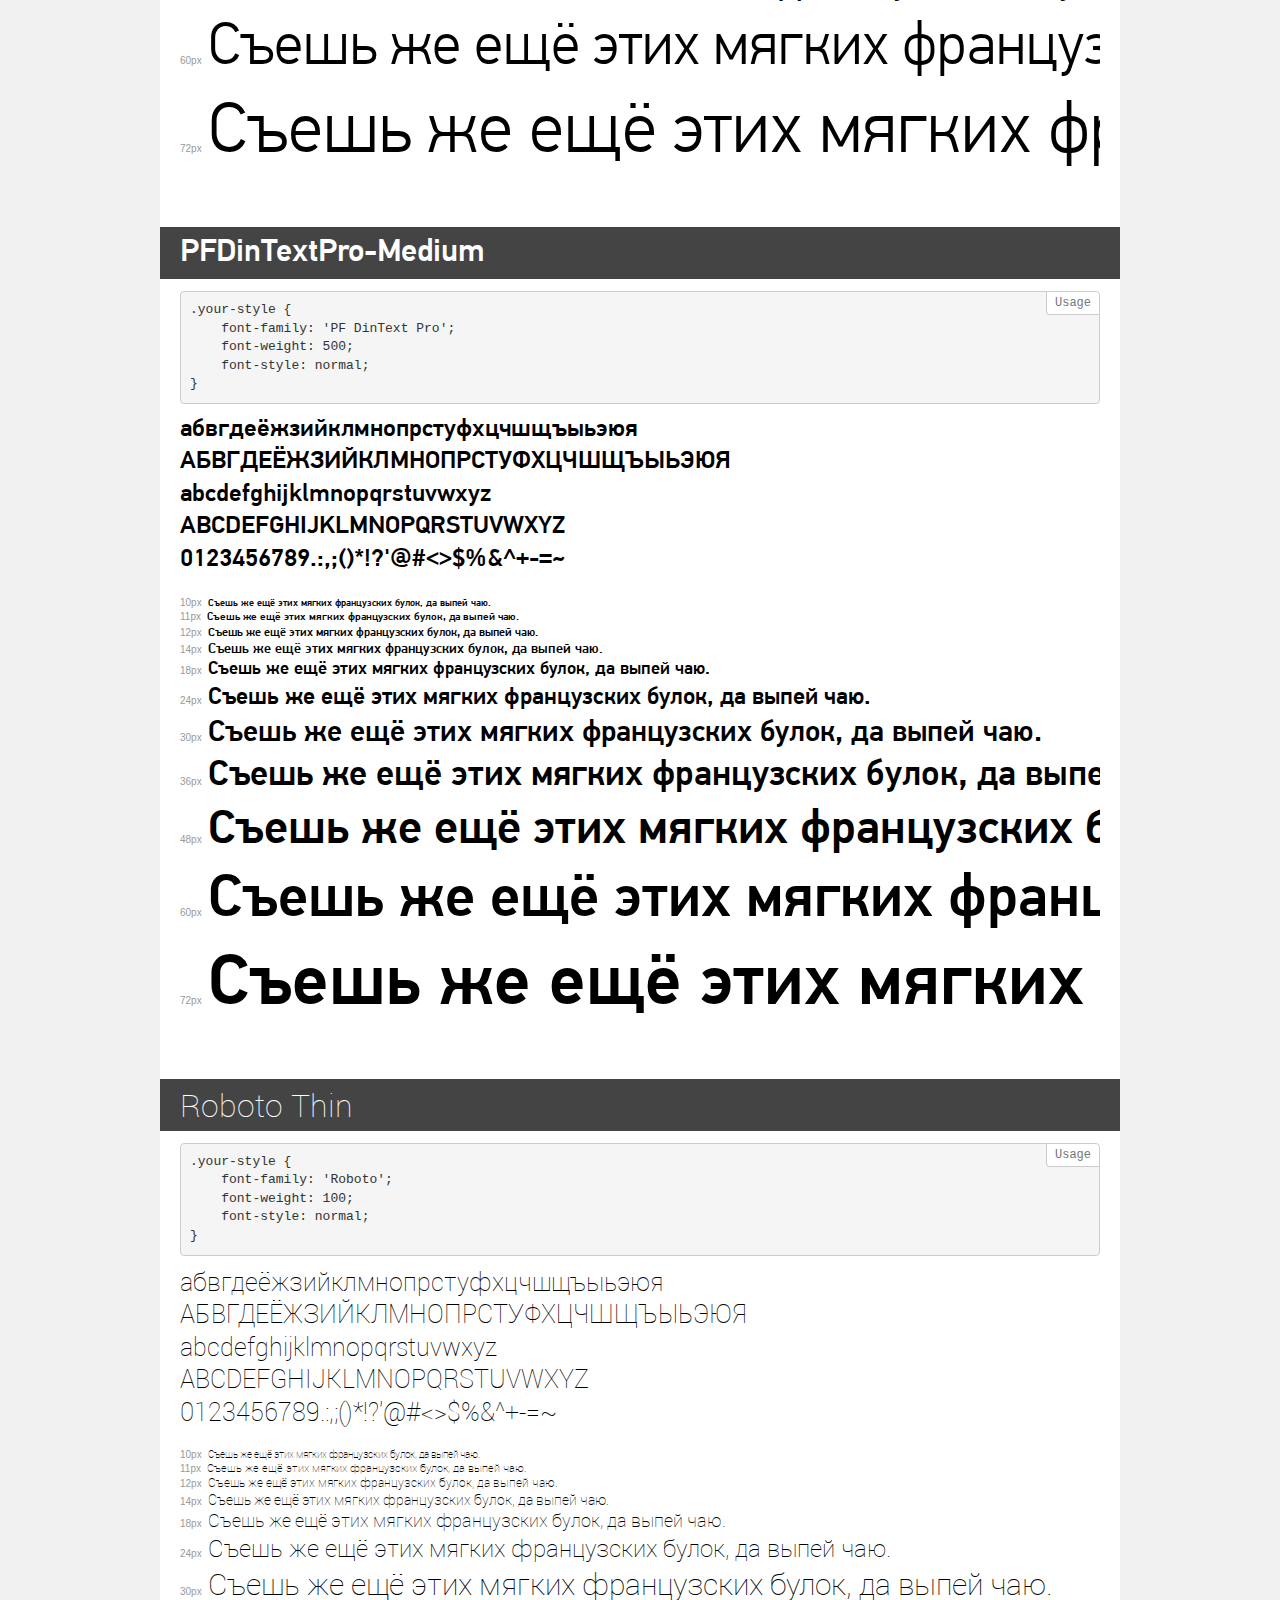
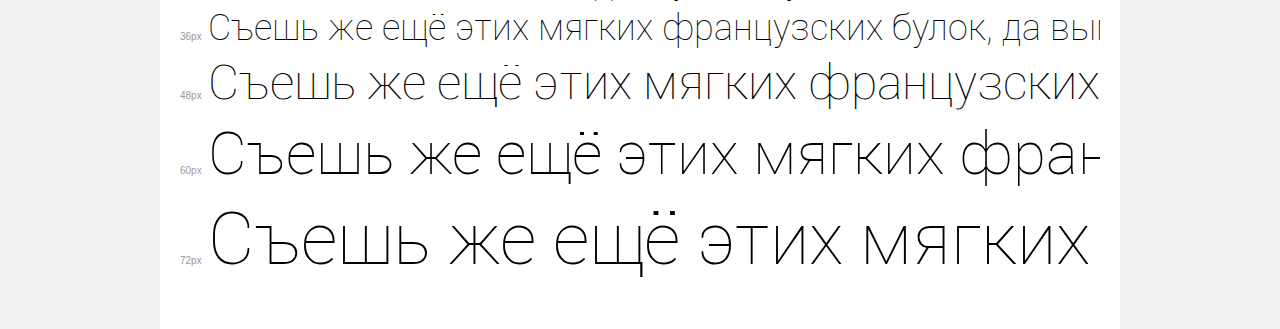
<file: fonts/demo.html>
<!DOCTYPE html>
<html>
<head>
    <meta charset="utf-8">
    <meta http-equiv="X-UA-Compatible" content="IE=edge">
    <meta name="viewport" content="width=device-width, initial-scale=1">
    <meta name="robots" content="noindex, noarchive">
    <meta name="format-detection" content="telephone=no">
    <title>Transfonter demo</title>
    <link href="stylesheet.css" rel="stylesheet">
    <style>
        /*
        http://meyerweb.com/eric/tools/css/reset/
        v2.0 | 20110126
        License: none (public domain)
        */
        html, body, div, span, applet, object, iframe,
        h1, h2, h3, h4, h5, h6, p, blockquote, pre,
        a, abbr, acronym, address, big, cite, code,
        del, dfn, em, img, ins, kbd, q, s, samp,
        small, strike, strong, sub, sup, tt, var,
        b, u, i, center,
        dl, dt, dd, ol, ul, li,
        fieldset, form, label, legend,
        table, caption, tbody, tfoot, thead, tr, th, td,
        article, aside, canvas, details, embed,
        figure, figcaption, footer, header, hgroup,
        menu, nav, output, ruby, section, summary,
        time, mark, audio, video {
            margin: 0;
            padding: 0;
            border: 0;
            font-size: 100%;
            font: inherit;
            vertical-align: baseline;
        }
        /* HTML5 display-role reset for older browsers */
        article, aside, details, figcaption, figure,
        footer, header, hgroup, menu, nav, section {
            display: block;
        }
        body {
            line-height: 1;
        }
        ol, ul {
            list-style: none;
        }
        blockquote, q {
            quotes: none;
        }
        blockquote:before, blockquote:after,
        q:before, q:after {
            content: '';
            content: none;
        }
        table {
            border-collapse: collapse;
            border-spacing: 0;
        }
        /* common styles */
        body {
            background: #f1f1f1;
            color: #000;
        }
        .page {
            background: #fff;
            width: 920px;
            margin: 0 auto;
            padding: 20px 20px 0 20px;
            overflow: hidden;
        }
        .font-container {
            overflow-x: auto;
            overflow-y: hidden;
            margin-bottom: 40px;
            line-height: 1.3;
            white-space: nowrap;
            padding-bottom: 5px;
        }
        h1 {
            position: relative;
            background: #444;
            font-size: 32px;
            color: #fff;
            padding: 10px 20px;
            margin: 0 -20px 12px -20px;
        }
        .letters {
            font-size: 25px;
            margin-bottom: 20px;
        }
        .s10:before {
            content: '10px';
        }
        .s11:before {
            content: '11px';
        }
        .s12:before {
            content: '12px';
        }
        .s14:before {
            content: '14px';
        }
        .s18:before {
            content: '18px';
        }
        .s24:before {
            content: '24px';
        }
        .s30:before {
            content: '30px';
        }
        .s36:before {
            content: '36px';
        }
        .s48:before {
            content: '48px';
        }
        .s60:before {
            content: '60px';
        }
        .s72:before {
            content: '72px';
        }
        .s10:before, .s11:before, .s12:before, .s14:before,
        .s18:before, .s24:before, .s30:before, .s36:before,
        .s48:before, .s60:before, .s72:before {
            font-family: Arial, sans-serif;
            font-size: 10px;
            font-weight: normal;
            font-style: normal;
            color: #999;
            padding-right: 6px;
        }
        pre {
            display: block;
            position: relative;
            padding: 9px;
            margin: 0 0 10px;
            font-family: Monaco, Menlo, Consolas, "Courier New", monospace !important;
            font-size: 13px;
            line-height: 1.428571429;
            color: #333;
            font-weight: normal !important;
            font-style: normal !important;
            background-color: #f5f5f5;
            border: 1px solid #ccc;
            overflow-x: auto;
            border-radius: 4px;
        }
        pre:after {
            display: block;
            position: absolute;
            right: 0;
            top: 0;
            content: 'Usage';
            line-height: 1;
            padding: 5px 8px;
            font-size: 12px;
            color: #767676;
            background-color: #fff;
            border: 1px solid #ccc;
            border-right: none;
            border-top: none;
            border-radius: 0 4px 0 4px;
            z-index: 10;
        }
        /* responsive */
        @media (max-width: 959px) {
            .page {
                width: auto;
                margin: 0;
            }
        }
    </style>
</head>
<body>
<div class="page">
    <div class="demo" style="font-family: 'PF DinText Pro'; font-weight: bold; font-style: normal;">
        <h1>PFDinTextPro-Bold</h1>
        <pre>.your-style {
    font-family: 'PF DinText Pro';
    font-weight: bold;
    font-style: normal;
}</pre>
        <div class="font-container">
            <p class="letters">
                абвгдеёжзийклмнопрстуфхцчшщъыьэюя<br>
АБВГДЕЁЖЗИЙКЛМНОПРСТУФХЦЧШЩЪЫЬЭЮЯ<br>
abcdefghijklmnopqrstuvwxyz<br>
ABCDEFGHIJKLMNOPQRSTUVWXYZ<br>
                0123456789.:,;()*!?'@#<>$%&^+-=~
            </p>
            <p class="s10" style="font-size: 10px;">Съешь же ещё этих мягких французских булок, да выпей чаю.</p>
            <p class="s11" style="font-size: 11px;">Съешь же ещё этих мягких французских булок, да выпей чаю.</p>
            <p class="s12" style="font-size: 12px;">Съешь же ещё этих мягких французских булок, да выпей чаю.</p>
            <p class="s14" style="font-size: 14px;">Съешь же ещё этих мягких французских булок, да выпей чаю.</p>
            <p class="s18" style="font-size: 18px;">Съешь же ещё этих мягких французских булок, да выпей чаю.</p>
            <p class="s24" style="font-size: 24px;">Съешь же ещё этих мягких французских булок, да выпей чаю.</p>
            <p class="s30" style="font-size: 30px;">Съешь же ещё этих мягких французских булок, да выпей чаю.</p>
            <p class="s36" style="font-size: 36px;">Съешь же ещё этих мягких французских булок, да выпей чаю.</p>
            <p class="s48" style="font-size: 48px;">Съешь же ещё этих мягких французских булок, да выпей чаю.</p>
            <p class="s60" style="font-size: 60px;">Съешь же ещё этих мягких французских булок, да выпей чаю.</p>
            <p class="s72" style="font-size: 72px;">Съешь же ещё этих мягких французских булок, да выпей чаю.</p>
        </div>
    </div>
    <div class="demo" style="font-family: 'PF DinText Pro'; font-weight: normal; font-style: normal;">
        <h1>PFDinTextPro-Regular</h1>
        <pre>.your-style {
    font-family: 'PF DinText Pro';
    font-weight: normal;
    font-style: normal;
}</pre>
        <div class="font-container">
            <p class="letters">
                абвгдеёжзийклмнопрстуфхцчшщъыьэюя<br>
АБВГДЕЁЖЗИЙКЛМНОПРСТУФХЦЧШЩЪЫЬЭЮЯ<br>
abcdefghijklmnopqrstuvwxyz<br>
ABCDEFGHIJKLMNOPQRSTUVWXYZ<br>
                0123456789.:,;()*!?'@#<>$%&^+-=~
            </p>
            <p class="s10" style="font-size: 10px;">Съешь же ещё этих мягких французских булок, да выпей чаю.</p>
            <p class="s11" style="font-size: 11px;">Съешь же ещё этих мягких французских булок, да выпей чаю.</p>
            <p class="s12" style="font-size: 12px;">Съешь же ещё этих мягких французских булок, да выпей чаю.</p>
            <p class="s14" style="font-size: 14px;">Съешь же ещё этих мягких французских булок, да выпей чаю.</p>
            <p class="s18" style="font-size: 18px;">Съешь же ещё этих мягких французских булок, да выпей чаю.</p>
            <p class="s24" style="font-size: 24px;">Съешь же ещё этих мягких французских булок, да выпей чаю.</p>
            <p class="s30" style="font-size: 30px;">Съешь же ещё этих мягких французских булок, да выпей чаю.</p>
            <p class="s36" style="font-size: 36px;">Съешь же ещё этих мягких французских булок, да выпей чаю.</p>
            <p class="s48" style="font-size: 48px;">Съешь же ещё этих мягких французских булок, да выпей чаю.</p>
            <p class="s60" style="font-size: 60px;">Съешь же ещё этих мягких французских булок, да выпей чаю.</p>
            <p class="s72" style="font-size: 72px;">Съешь же ещё этих мягких французских булок, да выпей чаю.</p>
        </div>
    </div>
    <div class="demo" style="font-family: 'PF DinText Pro'; font-weight: 100; font-style: normal;">
        <h1>PFDinTextPro-Thin</h1>
        <pre>.your-style {
    font-family: 'PF DinText Pro';
    font-weight: 100;
    font-style: normal;
}</pre>
        <div class="font-container">
            <p class="letters">
                абвгдеёжзийклмнопрстуфхцчшщъыьэюя<br>
АБВГДЕЁЖЗИЙКЛМНОПРСТУФХЦЧШЩЪЫЬЭЮЯ<br>
abcdefghijklmnopqrstuvwxyz<br>
ABCDEFGHIJKLMNOPQRSTUVWXYZ<br>
                0123456789.:,;()*!?'@#<>$%&^+-=~
            </p>
            <p class="s10" style="font-size: 10px;">Съешь же ещё этих мягких французских булок, да выпей чаю.</p>
            <p class="s11" style="font-size: 11px;">Съешь же ещё этих мягких французских булок, да выпей чаю.</p>
            <p class="s12" style="font-size: 12px;">Съешь же ещё этих мягких французских булок, да выпей чаю.</p>
            <p class="s14" style="font-size: 14px;">Съешь же ещё этих мягких французских булок, да выпей чаю.</p>
            <p class="s18" style="font-size: 18px;">Съешь же ещё этих мягких французских булок, да выпей чаю.</p>
            <p class="s24" style="font-size: 24px;">Съешь же ещё этих мягких французских булок, да выпей чаю.</p>
            <p class="s30" style="font-size: 30px;">Съешь же ещё этих мягких французских булок, да выпей чаю.</p>
            <p class="s36" style="font-size: 36px;">Съешь же ещё этих мягких французских булок, да выпей чаю.</p>
            <p class="s48" style="font-size: 48px;">Съешь же ещё этих мягких французских булок, да выпей чаю.</p>
            <p class="s60" style="font-size: 60px;">Съешь же ещё этих мягких французских булок, да выпей чаю.</p>
            <p class="s72" style="font-size: 72px;">Съешь же ещё этих мягких французских булок, да выпей чаю.</p>
        </div>
    </div>
    <div class="demo" style="font-family: 'PF DinText Pro'; font-weight: 300; font-style: normal;">
        <h1>PFDinTextPro-Light</h1>
        <pre>.your-style {
    font-family: 'PF DinText Pro';
    font-weight: 300;
    font-style: normal;
}</pre>
        <div class="font-container">
            <p class="letters">
                абвгдеёжзийклмнопрстуфхцчшщъыьэюя<br>
АБВГДЕЁЖЗИЙКЛМНОПРСТУФХЦЧШЩЪЫЬЭЮЯ<br>
abcdefghijklmnopqrstuvwxyz<br>
ABCDEFGHIJKLMNOPQRSTUVWXYZ<br>
                0123456789.:,;()*!?'@#<>$%&^+-=~
            </p>
            <p class="s10" style="font-size: 10px;">Съешь же ещё этих мягких французских булок, да выпей чаю.</p>
            <p class="s11" style="font-size: 11px;">Съешь же ещё этих мягких французских булок, да выпей чаю.</p>
            <p class="s12" style="font-size: 12px;">Съешь же ещё этих мягких французских булок, да выпей чаю.</p>
            <p class="s14" style="font-size: 14px;">Съешь же ещё этих мягких французских булок, да выпей чаю.</p>
            <p class="s18" style="font-size: 18px;">Съешь же ещё этих мягких французских булок, да выпей чаю.</p>
            <p class="s24" style="font-size: 24px;">Съешь же ещё этих мягких французских булок, да выпей чаю.</p>
            <p class="s30" style="font-size: 30px;">Съешь же ещё этих мягких французских булок, да выпей чаю.</p>
            <p class="s36" style="font-size: 36px;">Съешь же ещё этих мягких французских булок, да выпей чаю.</p>
            <p class="s48" style="font-size: 48px;">Съешь же ещё этих мягких французских булок, да выпей чаю.</p>
            <p class="s60" style="font-size: 60px;">Съешь же ещё этих мягких французских булок, да выпей чаю.</p>
            <p class="s72" style="font-size: 72px;">Съешь же ещё этих мягких французских булок, да выпей чаю.</p>
        </div>
    </div>
    <div class="demo" style="font-family: 'PF DinText Pro'; font-weight: 500; font-style: normal;">
        <h1>PFDinTextPro-Medium</h1>
        <pre>.your-style {
    font-family: 'PF DinText Pro';
    font-weight: 500;
    font-style: normal;
}</pre>
        <div class="font-container">
            <p class="letters">
                абвгдеёжзийклмнопрстуфхцчшщъыьэюя<br>
АБВГДЕЁЖЗИЙКЛМНОПРСТУФХЦЧШЩЪЫЬЭЮЯ<br>
abcdefghijklmnopqrstuvwxyz<br>
ABCDEFGHIJKLMNOPQRSTUVWXYZ<br>
                0123456789.:,;()*!?'@#<>$%&^+-=~
            </p>
            <p class="s10" style="font-size: 10px;">Съешь же ещё этих мягких французских булок, да выпей чаю.</p>
            <p class="s11" style="font-size: 11px;">Съешь же ещё этих мягких французских булок, да выпей чаю.</p>
            <p class="s12" style="font-size: 12px;">Съешь же ещё этих мягких французских булок, да выпей чаю.</p>
            <p class="s14" style="font-size: 14px;">Съешь же ещё этих мягких французских булок, да выпей чаю.</p>
            <p class="s18" style="font-size: 18px;">Съешь же ещё этих мягких французских булок, да выпей чаю.</p>
            <p class="s24" style="font-size: 24px;">Съешь же ещё этих мягких французских булок, да выпей чаю.</p>
            <p class="s30" style="font-size: 30px;">Съешь же ещё этих мягких французских булок, да выпей чаю.</p>
            <p class="s36" style="font-size: 36px;">Съешь же ещё этих мягких французских булок, да выпей чаю.</p>
            <p class="s48" style="font-size: 48px;">Съешь же ещё этих мягких французских булок, да выпей чаю.</p>
            <p class="s60" style="font-size: 60px;">Съешь же ещё этих мягких французских булок, да выпей чаю.</p>
            <p class="s72" style="font-size: 72px;">Съешь же ещё этих мягких французских булок, да выпей чаю.</p>
        </div>
    </div>
    <div class="demo" style="font-family: 'Roboto'; font-weight: 100; font-style: normal;">
        <h1>Roboto Thin</h1>
        <pre>.your-style {
    font-family: 'Roboto';
    font-weight: 100;
    font-style: normal;
}</pre>
        <div class="font-container">
            <p class="letters">
                абвгдеёжзийклмнопрстуфхцчшщъыьэюя<br>
АБВГДЕЁЖЗИЙКЛМНОПРСТУФХЦЧШЩЪЫЬЭЮЯ<br>
abcdefghijklmnopqrstuvwxyz<br>
ABCDEFGHIJKLMNOPQRSTUVWXYZ<br>
                0123456789.:,;()*!?'@#<>$%&^+-=~
            </p>
            <p class="s10" style="font-size: 10px;">Съешь же ещё этих мягких французских булок, да выпей чаю.</p>
            <p class="s11" style="font-size: 11px;">Съешь же ещё этих мягких французских булок, да выпей чаю.</p>
            <p class="s12" style="font-size: 12px;">Съешь же ещё этих мягких французских булок, да выпей чаю.</p>
            <p class="s14" style="font-size: 14px;">Съешь же ещё этих мягких французских булок, да выпей чаю.</p>
            <p class="s18" style="font-size: 18px;">Съешь же ещё этих мягких французских булок, да выпей чаю.</p>
            <p class="s24" style="font-size: 24px;">Съешь же ещё этих мягких французских булок, да выпей чаю.</p>
            <p class="s30" style="font-size: 30px;">Съешь же ещё этих мягких французских булок, да выпей чаю.</p>
            <p class="s36" style="font-size: 36px;">Съешь же ещё этих мягких французских булок, да выпей чаю.</p>
            <p class="s48" style="font-size: 48px;">Съешь же ещё этих мягких французских булок, да выпей чаю.</p>
            <p class="s60" style="font-size: 60px;">Съешь же ещё этих мягких французских булок, да выпей чаю.</p>
            <p class="s72" style="font-size: 72px;">Съешь же ещё этих мягких французских булок, да выпей чаю.</p>
        </div>
    </div>
</div>
</body>
</html>
</file>
<file: fonts/stylesheet.css>
@font-face {
    font-family: 'PF DinText Pro';
    src: url('PFDinTextPro-Bold.eot');
    src: url('PFDinTextPro-Bold.eot?#iefix') format('embedded-opentype'), url('PFDinTextPro-Bold.woff2') format('woff2'), url('PFDinTextPro-Bold.woff') format('woff'), url('PFDinTextPro-Bold.ttf') format('truetype');
    font-weight: bold;
    font-style: normal;
}

@font-face {
    font-family: 'PF DinText Pro';
    src: url('PFDinTextPro-Regular.eot');
    src: url('PFDinTextPro-Regular.eot?#iefix') format('embedded-opentype'), url('PFDinTextPro-Regular.woff2') format('woff2'), url('PFDinTextPro-Regular.woff') format('woff'), url('PFDinTextPro-Regular.ttf') format('truetype');
    font-weight: normal;
    font-style: normal;
}

@font-face {
    font-family: 'PF DinText Pro';
    src: url('PFDinTextPro-Thin.eot');
    src: url('PFDinTextPro-Thin.eot?#iefix') format('embedded-opentype'), url('PFDinTextPro-Thin.woff2') format('woff2'), url('PFDinTextPro-Thin.woff') format('woff'), url('PFDinTextPro-Thin.ttf') format('truetype');
    font-weight: 100;
    font-style: normal;
}

@font-face {
    font-family: 'PF DinText Pro';
    src: url('PFDinTextPro-Light.eot');
    src: url('PFDinTextPro-Light.eot?#iefix') format('embedded-opentype'), url('PFDinTextPro-Light.woff2') format('woff2'), url('PFDinTextPro-Light.woff') format('woff'), url('PFDinTextPro-Light.ttf') format('truetype');
    font-weight: 300;
    font-style: normal;
}

@font-face {
    font-family: 'PF DinText Pro';
    src: url('PFDinTextPro-Medium.eot');
    src: url('PFDinTextPro-Medium.eot?#iefix') format('embedded-opentype'), url('PFDinTextPro-Medium.woff2') format('woff2'), url('PFDinTextPro-Medium.woff') format('woff'), url('PFDinTextPro-Medium.ttf') format('truetype');
    font-weight: 500;
    font-style: normal;
}

@font-face {
    font-family: 'Roboto';
    src: url('Roboto-Thin.eot');
    src: url('Roboto-Thin.eot?#iefix') format('embedded-opentype'), url('Roboto-Thin.woff2') format('woff2'), url('Roboto-Thin.woff') format('woff'), url('Roboto-Thin.ttf') format('truetype');
    font-weight: 100;
    font-style: normal;
}

@font-face {
    font-family: 'DIN Pro';
    src: url('DINPro.woff2') format('woff2'), url('DINPro.woff') format('woff');
    font-weight: normal;
    font-style: normal;
    font-display: swap;
}

@font-face {
    font-family: 'DIN Pro';
    src: url('DINPro-Bold.woff2') format('woff2'), url('DINPro-Bold.woff') format('woff');
    font-weight: bold;
    font-style: normal;
    font-display: swap;
}
</file>
<file: css/libs/venobox.css>
/* ------ venobox.css --------*/
.vbox-overlay *, .vbox-overlay *:before, .vbox-overlay *:after{
    -webkit-backface-visibility: hidden;
    -webkit-box-sizing:border-box;
    -moz-box-sizing:border-box;
    box-sizing:border-box;
}
.vbox-overlay * { 
    -webkit-backface-visibility: visible;
    backface-visibility: visible;
}
.vbox-overlay{
    display: -webkit-flex;
    display: flex;
    -webkit-flex-direction: column;
    flex-direction: column;
    -webkit-justify-content: center;
    justify-content: center;
    -webkit-align-items: center;
    align-items: center;
    position: fixed;
    left: 0;
    top: 0;
    bottom: 0;
    right: 0;
    z-index: 1040;
    -webkit-transform:translateZ(1000px);
    transform: translateZ(1000px);
    transform-style: preserve-3d;
}

/* ----- navigation ----- */
.vbox-title{
    width: 100%;
    height: 40px;
    float: left;
    text-align: center;
    line-height: 28px;
    font-size: 12px;
    padding: 6px 40px;
    overflow: hidden;
    position: fixed;
    display: none;
    left: 0;
    z-index: 1050;
}
.vbox-close{
    cursor: pointer;
    position: fixed;
    top: -1px;
    right: 0;
    width: 50px;
    height: 40px;
    padding: 6px;
    display: block;
    background-position:10px center;
    overflow: hidden;
    font-size: 24px;
    line-height: 1;
    text-align: center;
    z-index: 1050;
}
.vbox-num{
    cursor: pointer;
    position: fixed;
    left: 0;
    height: 40px;
    display: block;
    overflow: hidden;
    line-height: 28px;
    font-size: 12px;
    padding: 6px 10px;
    display: none;
    z-index: 1050;
}
/* ----- navigation ARROWS ----- */
.vbox-next, .vbox-prev{
    position: fixed;
    top: 50%;
    margin-top: -15px;
    overflow: hidden;
    cursor: pointer;
    display: block;
    width: 45px;
    height: 45px;
    z-index: 1050;
}
.vbox-next span, .vbox-prev span{
    position: relative;
    width: 20px;
    height: 20px;
    border: 2px solid transparent;
    border-top-color: #B6B6B6;
    border-right-color: #B6B6B6;
    text-indent: -100px;
    position: absolute;
    top: 8px;
    display: block;
}
.vbox-prev{
    left: 15px;
}
.vbox-next{
    right: 15px;
}
.vbox-prev span{
    left: 10px;
    -ms-transform: rotate(-135deg);
    -webkit-transform: rotate(-135deg);
    transform: rotate(-135deg);
}
.vbox-next span{
    -ms-transform: rotate(45deg);
    -webkit-transform: rotate(45deg);
    transform: rotate(45deg);
    right: 10px;
}
/* ------- inline window ------ */
.vbox-inline{
    width: 420px;
    height: 315px;
    height: 70vh;
    padding: 10px;
    background: #fff;
    margin: 0 auto;
    overflow: auto;
    text-align: left;
}
/* ------- Video & iFrames window ------ */
.venoframe{
    max-width: 100%;
    width: 100%;
    border: none;
    width: 100%;
    height: 260px;
    height: 70vh;
}
.venoframe.vbvid{
    height: 260px;
}
@media (min-width: 768px) {
    .venoframe, .vbox-inline{
        width: 90%;
        height: 360px;
        height: 70vh;
    }
    .venoframe.vbvid{
        width: 640px;
        height: 360px;
    }
}
@media (min-width: 992px) {
    .venoframe, .vbox-inline{
        max-width: 1200px;
        width: 80%;
        height: 540px;
        height: 70vh;
    }
    .venoframe.vbvid{
        width: 960px;
        height: 540px;
    }
}
/* 
Please do NOT edit this part! 
or at least read this note: http://i.imgur.com/7C0ws9e.gif
*/
.vbox-open{
    overflow: hidden;
}
.vbox-container{
    position: absolute;
    left: 0;
    right: 0;
    top: 0;
    bottom: 0;
    overflow-x: hidden;
    overflow-y: scroll;
    overflow-scrolling: touch;
    -webkit-overflow-scrolling: touch;
    z-index: 20;
    max-height: 100%;

}

.vbox-content{
    text-align: center;
    float: left;
    width: 100%;
    position: relative;
    overflow: hidden;
    padding: 20px 10px;
}
.vbox-container img{
    max-width: 100%;
    height: auto;
}
.figlio{
    box-shadow: 0 0 12px rgba(0,0,0,0.19), 0 6px 6px rgba(0,0,0,0.23);
    max-width: 100%;
    text-align: initial;
}
img.figlio{
    -webkit-user-select: none;
-khtml-user-select: none;
-moz-user-select: none;
-o-user-select: none;
user-select: none;
}
.vbox-content.swipe-left{
    margin-left: -200px !important;
}
.vbox-content.swipe-right{
    margin-left: 200px !important;
}
.animated{
    webkit-transition: margin 300ms ease-out;
    transition: margin 300ms ease-out;
}
.animate-in{
    opacity: 1;
}
.animate-out{
    opacity: 0;
}
/* ---------- preloader ----------
 * SPINKIT 
 * http://tobiasahlin.com/spinkit/
-------------------------------- */
.sk-double-bounce,.sk-rotating-plane{width:40px;height:40px;margin:40px auto}.sk-rotating-plane{background-color:#333;-webkit-animation:sk-rotatePlane 1.2s infinite ease-in-out;animation:sk-rotatePlane 1.2s infinite ease-in-out}@-webkit-keyframes sk-rotatePlane{0%{-webkit-transform:perspective(120px) rotateX(0) rotateY(0);transform:perspective(120px) rotateX(0) rotateY(0)}50%{-webkit-transform:perspective(120px) rotateX(-180.1deg) rotateY(0);transform:perspective(120px) rotateX(-180.1deg) rotateY(0)}100%{-webkit-transform:perspective(120px) rotateX(-180deg) rotateY(-179.9deg);transform:perspective(120px) rotateX(-180deg) rotateY(-179.9deg)}}@keyframes sk-rotatePlane{0%{-webkit-transform:perspective(120px) rotateX(0) rotateY(0);transform:perspective(120px) rotateX(0) rotateY(0)}50%{-webkit-transform:perspective(120px) rotateX(-180.1deg) rotateY(0);transform:perspective(120px) rotateX(-180.1deg) rotateY(0)}100%{-webkit-transform:perspective(120px) rotateX(-180deg) rotateY(-179.9deg);transform:perspective(120px) rotateX(-180deg) rotateY(-179.9deg)}}.sk-double-bounce{position:relative}.sk-double-bounce .sk-child{width:100%;height:100%;border-radius:50%;background-color:#333;opacity:.6;position:absolute;top:0;left:0;-webkit-animation:sk-doubleBounce 2s infinite ease-in-out;animation:sk-doubleBounce 2s infinite ease-in-out}.sk-chasing-dots .sk-child,.sk-spinner-pulse,.sk-three-bounce .sk-child{background-color:#333;border-radius:100%}.sk-double-bounce .sk-double-bounce2{-webkit-animation-delay:-1s;animation-delay:-1s}@-webkit-keyframes sk-doubleBounce{0%,100%{-webkit-transform:scale(0);transform:scale(0)}50%{-webkit-transform:scale(1);transform:scale(1)}}@keyframes sk-doubleBounce{0%,100%{-webkit-transform:scale(0);transform:scale(0)}50%{-webkit-transform:scale(1);transform:scale(1)}}.sk-wave{margin:40px auto;width:50px;height:40px;text-align:center;font-size:10px}.sk-wave .sk-rect{background-color:#333;height:100%;width:6px;display:inline-block;-webkit-animation:sk-waveStretchDelay 1.2s infinite ease-in-out;animation:sk-waveStretchDelay 1.2s infinite ease-in-out}.sk-wave .sk-rect1{-webkit-animation-delay:-1.2s;animation-delay:-1.2s}.sk-wave .sk-rect2{-webkit-animation-delay:-1.1s;animation-delay:-1.1s}.sk-wave .sk-rect3{-webkit-animation-delay:-1s;animation-delay:-1s}.sk-wave .sk-rect4{-webkit-animation-delay:-.9s;animation-delay:-.9s}.sk-wave .sk-rect5{-webkit-animation-delay:-.8s;animation-delay:-.8s}@-webkit-keyframes sk-waveStretchDelay{0%,100%,40%{-webkit-transform:scaleY(.4);transform:scaleY(.4)}20%{-webkit-transform:scaleY(1);transform:scaleY(1)}}@keyframes sk-waveStretchDelay{0%,100%,40%{-webkit-transform:scaleY(.4);transform:scaleY(.4)}20%{-webkit-transform:scaleY(1);transform:scaleY(1)}}.sk-wandering-cubes{margin:40px auto;width:40px;height:40px;position:relative}.sk-wandering-cubes .sk-cube{background-color:#333;width:10px;height:10px;position:absolute;top:0;left:0;-webkit-animation:sk-wanderingCube 1.8s ease-in-out -1.8s infinite both;animation:sk-wanderingCube 1.8s ease-in-out -1.8s infinite both}.sk-chasing-dots,.sk-spinner-pulse{width:40px;height:40px;margin:40px auto}.sk-wandering-cubes .sk-cube2{-webkit-animation-delay:-.9s;animation-delay:-.9s}@-webkit-keyframes sk-wanderingCube{0%{-webkit-transform:rotate(0);transform:rotate(0)}25%{-webkit-transform:translateX(30px) rotate(-90deg) scale(.5);transform:translateX(30px) rotate(-90deg) scale(.5)}50%{-webkit-transform:translateX(30px) translateY(30px) rotate(-179deg);transform:translateX(30px) translateY(30px) rotate(-179deg)}50.1%{-webkit-transform:translateX(30px) translateY(30px) rotate(-180deg);transform:translateX(30px) translateY(30px) rotate(-180deg)}75%{-webkit-transform:translateX(0) translateY(30px) rotate(-270deg) scale(.5);transform:translateX(0) translateY(30px) rotate(-270deg) scale(.5)}100%{-webkit-transform:rotate(-360deg);transform:rotate(-360deg)}}@keyframes sk-wanderingCube{0%{-webkit-transform:rotate(0);transform:rotate(0)}25%{-webkit-transform:translateX(30px) rotate(-90deg) scale(.5);transform:translateX(30px) rotate(-90deg) scale(.5)}50%{-webkit-transform:translateX(30px) translateY(30px) rotate(-179deg);transform:translateX(30px) translateY(30px) rotate(-179deg)}50.1%{-webkit-transform:translateX(30px) translateY(30px) rotate(-180deg);transform:translateX(30px) translateY(30px) rotate(-180deg)}75%{-webkit-transform:translateX(0) translateY(30px) rotate(-270deg) scale(.5);transform:translateX(0) translateY(30px) rotate(-270deg) scale(.5)}100%{-webkit-transform:rotate(-360deg);transform:rotate(-360deg)}}.sk-spinner-pulse{-webkit-animation:sk-pulseScaleOut 1s infinite ease-in-out;animation:sk-pulseScaleOut 1s infinite ease-in-out}@-webkit-keyframes sk-pulseScaleOut{0%{-webkit-transform:scale(0);transform:scale(0)}100%{-webkit-transform:scale(1);transform:scale(1);opacity:0}}@keyframes sk-pulseScaleOut{0%{-webkit-transform:scale(0);transform:scale(0)}100%{-webkit-transform:scale(1);transform:scale(1);opacity:0}}.sk-chasing-dots{position:relative;text-align:center;-webkit-animation:sk-chasingDotsRotate 2s infinite linear;animation:sk-chasingDotsRotate 2s infinite linear}.sk-chasing-dots .sk-child{width:60%;height:60%;display:inline-block;position:absolute;top:0;-webkit-animation:sk-chasingDotsBounce 2s infinite ease-in-out;animation:sk-chasingDotsBounce 2s infinite ease-in-out}.sk-chasing-dots .sk-dot2{top:auto;bottom:0;-webkit-animation-delay:-1s;animation-delay:-1s}@-webkit-keyframes sk-chasingDotsRotate{100%{-webkit-transform:rotate(360deg);transform:rotate(360deg)}}@keyframes sk-chasingDotsRotate{100%{-webkit-transform:rotate(360deg);transform:rotate(360deg)}}@-webkit-keyframes sk-chasingDotsBounce{0%,100%{-webkit-transform:scale(0);transform:scale(0)}50%{-webkit-transform:scale(1);transform:scale(1)}}@keyframes sk-chasingDotsBounce{0%,100%{-webkit-transform:scale(0);transform:scale(0)}50%{-webkit-transform:scale(1);transform:scale(1)}}.sk-three-bounce{margin:40px auto;width:80px;text-align:center}.sk-three-bounce .sk-child{width:20px;height:20px;display:inline-block;-webkit-animation:sk-three-bounce 1.4s ease-in-out 0s infinite both;animation:sk-three-bounce 1.4s ease-in-out 0s infinite both}.sk-circle .sk-child:before,.sk-fading-circle .sk-circle:before{display:block;border-radius:100%;content:'';background-color:#333}.sk-three-bounce .sk-bounce1{-webkit-animation-delay:-.32s;animation-delay:-.32s}.sk-three-bounce .sk-bounce2{-webkit-animation-delay:-.16s;animation-delay:-.16s}@-webkit-keyframes sk-three-bounce{0%,100%,80%{-webkit-transform:scale(0);transform:scale(0)}40%{-webkit-transform:scale(1);transform:scale(1)}}@keyframes sk-three-bounce{0%,100%,80%{-webkit-transform:scale(0);transform:scale(0)}40%{-webkit-transform:scale(1);transform:scale(1)}}.sk-circle{margin:40px auto;width:40px;height:40px;position:relative}.sk-circle .sk-child{width:100%;height:100%;position:absolute;left:0;top:0}.sk-circle .sk-child:before{margin:0 auto;width:15%;height:15%;-webkit-animation:sk-circleBounceDelay 1.2s infinite ease-in-out both;animation:sk-circleBounceDelay 1.2s infinite ease-in-out both}.sk-circle .sk-circle2{-webkit-transform:rotate(30deg);-ms-transform:rotate(30deg);transform:rotate(30deg)}.sk-circle .sk-circle3{-webkit-transform:rotate(60deg);-ms-transform:rotate(60deg);transform:rotate(60deg)}.sk-circle .sk-circle4{-webkit-transform:rotate(90deg);-ms-transform:rotate(90deg);transform:rotate(90deg)}.sk-circle .sk-circle5{-webkit-transform:rotate(120deg);-ms-transform:rotate(120deg);transform:rotate(120deg)}.sk-circle .sk-circle6{-webkit-transform:rotate(150deg);-ms-transform:rotate(150deg);transform:rotate(150deg)}.sk-circle .sk-circle7{-webkit-transform:rotate(180deg);-ms-transform:rotate(180deg);transform:rotate(180deg)}.sk-circle .sk-circle8{-webkit-transform:rotate(210deg);-ms-transform:rotate(210deg);transform:rotate(210deg)}.sk-circle .sk-circle9{-webkit-transform:rotate(240deg);-ms-transform:rotate(240deg);transform:rotate(240deg)}.sk-circle .sk-circle10{-webkit-transform:rotate(270deg);-ms-transform:rotate(270deg);transform:rotate(270deg)}.sk-circle .sk-circle11{-webkit-transform:rotate(300deg);-ms-transform:rotate(300deg);transform:rotate(300deg)}.sk-circle .sk-circle12{-webkit-transform:rotate(330deg);-ms-transform:rotate(330deg);transform:rotate(330deg)}.sk-circle .sk-circle2:before{-webkit-animation-delay:-1.1s;animation-delay:-1.1s}.sk-circle .sk-circle3:before{-webkit-animation-delay:-1s;animation-delay:-1s}.sk-circle .sk-circle4:before{-webkit-animation-delay:-.9s;animation-delay:-.9s}.sk-circle .sk-circle5:before{-webkit-animation-delay:-.8s;animation-delay:-.8s}.sk-circle .sk-circle6:before{-webkit-animation-delay:-.7s;animation-delay:-.7s}.sk-circle .sk-circle7:before{-webkit-animation-delay:-.6s;animation-delay:-.6s}.sk-circle .sk-circle8:before{-webkit-animation-delay:-.5s;animation-delay:-.5s}.sk-circle .sk-circle9:before{-webkit-animation-delay:-.4s;animation-delay:-.4s}.sk-circle .sk-circle10:before{-webkit-animation-delay:-.3s;animation-delay:-.3s}.sk-circle .sk-circle11:before{-webkit-animation-delay:-.2s;animation-delay:-.2s}.sk-circle .sk-circle12:before{-webkit-animation-delay:-.1s;animation-delay:-.1s}@-webkit-keyframes sk-circleBounceDelay{0%,100%,80%{-webkit-transform:scale(0);transform:scale(0)}40%{-webkit-transform:scale(1);transform:scale(1)}}@keyframes sk-circleBounceDelay{0%,100%,80%{-webkit-transform:scale(0);transform:scale(0)}40%{-webkit-transform:scale(1);transform:scale(1)}}.sk-cube-grid{width:40px;height:40px;margin:40px auto}.sk-cube-grid .sk-cube{width:33.33%;height:33.33%;background-color:#333;float:left;-webkit-animation:sk-cubeGridScaleDelay 1.3s infinite ease-in-out;animation:sk-cubeGridScaleDelay 1.3s infinite ease-in-out}.sk-cube-grid .sk-cube1{-webkit-animation-delay:.2s;animation-delay:.2s}.sk-cube-grid .sk-cube2{-webkit-animation-delay:.3s;animation-delay:.3s}.sk-cube-grid .sk-cube3{-webkit-animation-delay:.4s;animation-delay:.4s}.sk-cube-grid .sk-cube4{-webkit-animation-delay:.1s;animation-delay:.1s}.sk-cube-grid .sk-cube5{-webkit-animation-delay:.2s;animation-delay:.2s}.sk-cube-grid .sk-cube6{-webkit-animation-delay:.3s;animation-delay:.3s}.sk-cube-grid .sk-cube7{-webkit-animation-delay:0ms;animation-delay:0ms}.sk-cube-grid .sk-cube8{-webkit-animation-delay:.1s;animation-delay:.1s}.sk-cube-grid .sk-cube9{-webkit-animation-delay:.2s;animation-delay:.2s}@-webkit-keyframes sk-cubeGridScaleDelay{0%,100%,70%{-webkit-transform:scale3D(1,1,1);transform:scale3D(1,1,1)}35%{-webkit-transform:scale3D(0,0,1);transform:scale3D(0,0,1)}}@keyframes sk-cubeGridScaleDelay{0%,100%,70%{-webkit-transform:scale3D(1,1,1);transform:scale3D(1,1,1)}35%{-webkit-transform:scale3D(0,0,1);transform:scale3D(0,0,1)}}.sk-fading-circle{margin:40px auto;width:40px;height:40px;position:relative}.sk-fading-circle .sk-circle{width:100%;height:100%;position:absolute;left:0;top:0}.sk-fading-circle .sk-circle:before{margin:0 auto;width:15%;height:15%;-webkit-animation:sk-circleFadeDelay 1.2s infinite ease-in-out both;animation:sk-circleFadeDelay 1.2s infinite ease-in-out both}.sk-fading-circle .sk-circle2{-webkit-transform:rotate(30deg);-ms-transform:rotate(30deg);transform:rotate(30deg)}.sk-fading-circle .sk-circle3{-webkit-transform:rotate(60deg);-ms-transform:rotate(60deg);transform:rotate(60deg)}.sk-fading-circle .sk-circle4{-webkit-transform:rotate(90deg);-ms-transform:rotate(90deg);transform:rotate(90deg)}.sk-fading-circle .sk-circle5{-webkit-transform:rotate(120deg);-ms-transform:rotate(120deg);transform:rotate(120deg)}.sk-fading-circle .sk-circle6{-webkit-transform:rotate(150deg);-ms-transform:rotate(150deg);transform:rotate(150deg)}.sk-fading-circle .sk-circle7{-webkit-transform:rotate(180deg);-ms-transform:rotate(180deg);transform:rotate(180deg)}.sk-fading-circle .sk-circle8{-webkit-transform:rotate(210deg);-ms-transform:rotate(210deg);transform:rotate(210deg)}.sk-fading-circle .sk-circle9{-webkit-transform:rotate(240deg);-ms-transform:rotate(240deg);transform:rotate(240deg)}.sk-fading-circle .sk-circle10{-webkit-transform:rotate(270deg);-ms-transform:rotate(270deg);transform:rotate(270deg)}.sk-fading-circle .sk-circle11{-webkit-transform:rotate(300deg);-ms-transform:rotate(300deg);transform:rotate(300deg)}.sk-fading-circle .sk-circle12{-webkit-transform:rotate(330deg);-ms-transform:rotate(330deg);transform:rotate(330deg)}.sk-fading-circle .sk-circle2:before{-webkit-animation-delay:-1.1s;animation-delay:-1.1s}.sk-fading-circle .sk-circle3:before{-webkit-animation-delay:-1s;animation-delay:-1s}.sk-fading-circle .sk-circle4:before{-webkit-animation-delay:-.9s;animation-delay:-.9s}.sk-fading-circle .sk-circle5:before{-webkit-animation-delay:-.8s;animation-delay:-.8s}.sk-fading-circle .sk-circle6:before{-webkit-animation-delay:-.7s;animation-delay:-.7s}.sk-fading-circle .sk-circle7:before{-webkit-animation-delay:-.6s;animation-delay:-.6s}.sk-fading-circle .sk-circle8:before{-webkit-animation-delay:-.5s;animation-delay:-.5s}.sk-fading-circle .sk-circle9:before{-webkit-animation-delay:-.4s;animation-delay:-.4s}.sk-fading-circle .sk-circle10:before{-webkit-animation-delay:-.3s;animation-delay:-.3s}.sk-fading-circle .sk-circle11:before{-webkit-animation-delay:-.2s;animation-delay:-.2s}.sk-fading-circle .sk-circle12:before{-webkit-animation-delay:-.1s;animation-delay:-.1s}@-webkit-keyframes sk-circleFadeDelay{0%,100%,39%{opacity:0}40%{opacity:1}}@keyframes sk-circleFadeDelay{0%,100%,39%{opacity:0}40%{opacity:1}}.sk-folding-cube{margin:40px auto;width:40px;height:40px;position:relative;-webkit-transform:rotateZ(45deg);transform:rotateZ(45deg)}.sk-folding-cube .sk-cube{float:left;width:50%;height:50%;position:relative;-webkit-transform:scale(1.1);-ms-transform:scale(1.1);transform:scale(1.1)}.sk-folding-cube .sk-cube:before{content:'';position:absolute;top:0;left:0;width:100%;height:100%;background-color:#333;-webkit-animation:sk-foldCubeAngle 2.4s infinite linear both;animation:sk-foldCubeAngle 2.4s infinite linear both;-webkit-transform-origin:100% 100%;-ms-transform-origin:100% 100%;transform-origin:100% 100%}.sk-folding-cube .sk-cube2{-webkit-transform:scale(1.1) rotateZ(90deg);transform:scale(1.1) rotateZ(90deg)}.sk-folding-cube .sk-cube3{-webkit-transform:scale(1.1) rotateZ(180deg);transform:scale(1.1) rotateZ(180deg)}.sk-folding-cube .sk-cube4{-webkit-transform:scale(1.1) rotateZ(270deg);transform:scale(1.1) rotateZ(270deg)}.sk-folding-cube .sk-cube2:before{-webkit-animation-delay:.3s;animation-delay:.3s}.sk-folding-cube .sk-cube3:before{-webkit-animation-delay:.6s;animation-delay:.6s}.sk-folding-cube .sk-cube4:before{-webkit-animation-delay:.9s;animation-delay:.9s}@-webkit-keyframes sk-foldCubeAngle{0%,10%{-webkit-transform:perspective(140px) rotateX(-180deg);transform:perspective(140px) rotateX(-180deg);opacity:0}25%,75%{-webkit-transform:perspective(140px) rotateX(0);transform:perspective(140px) rotateX(0);opacity:1}100%,90%{-webkit-transform:perspective(140px) rotateY(180deg);transform:perspective(140px) rotateY(180deg);opacity:0}}@keyframes sk-foldCubeAngle{0%,10%{-webkit-transform:perspective(140px) rotateX(-180deg);transform:perspective(140px) rotateX(-180deg);opacity:0}25%,75%{-webkit-transform:perspective(140px) rotateX(0);transform:perspective(140px) rotateX(0);opacity:1}100%,90%{-webkit-transform:perspective(140px) rotateY(180deg);transform:perspective(140px) rotateY(180deg);opacity:0}}
</file>
